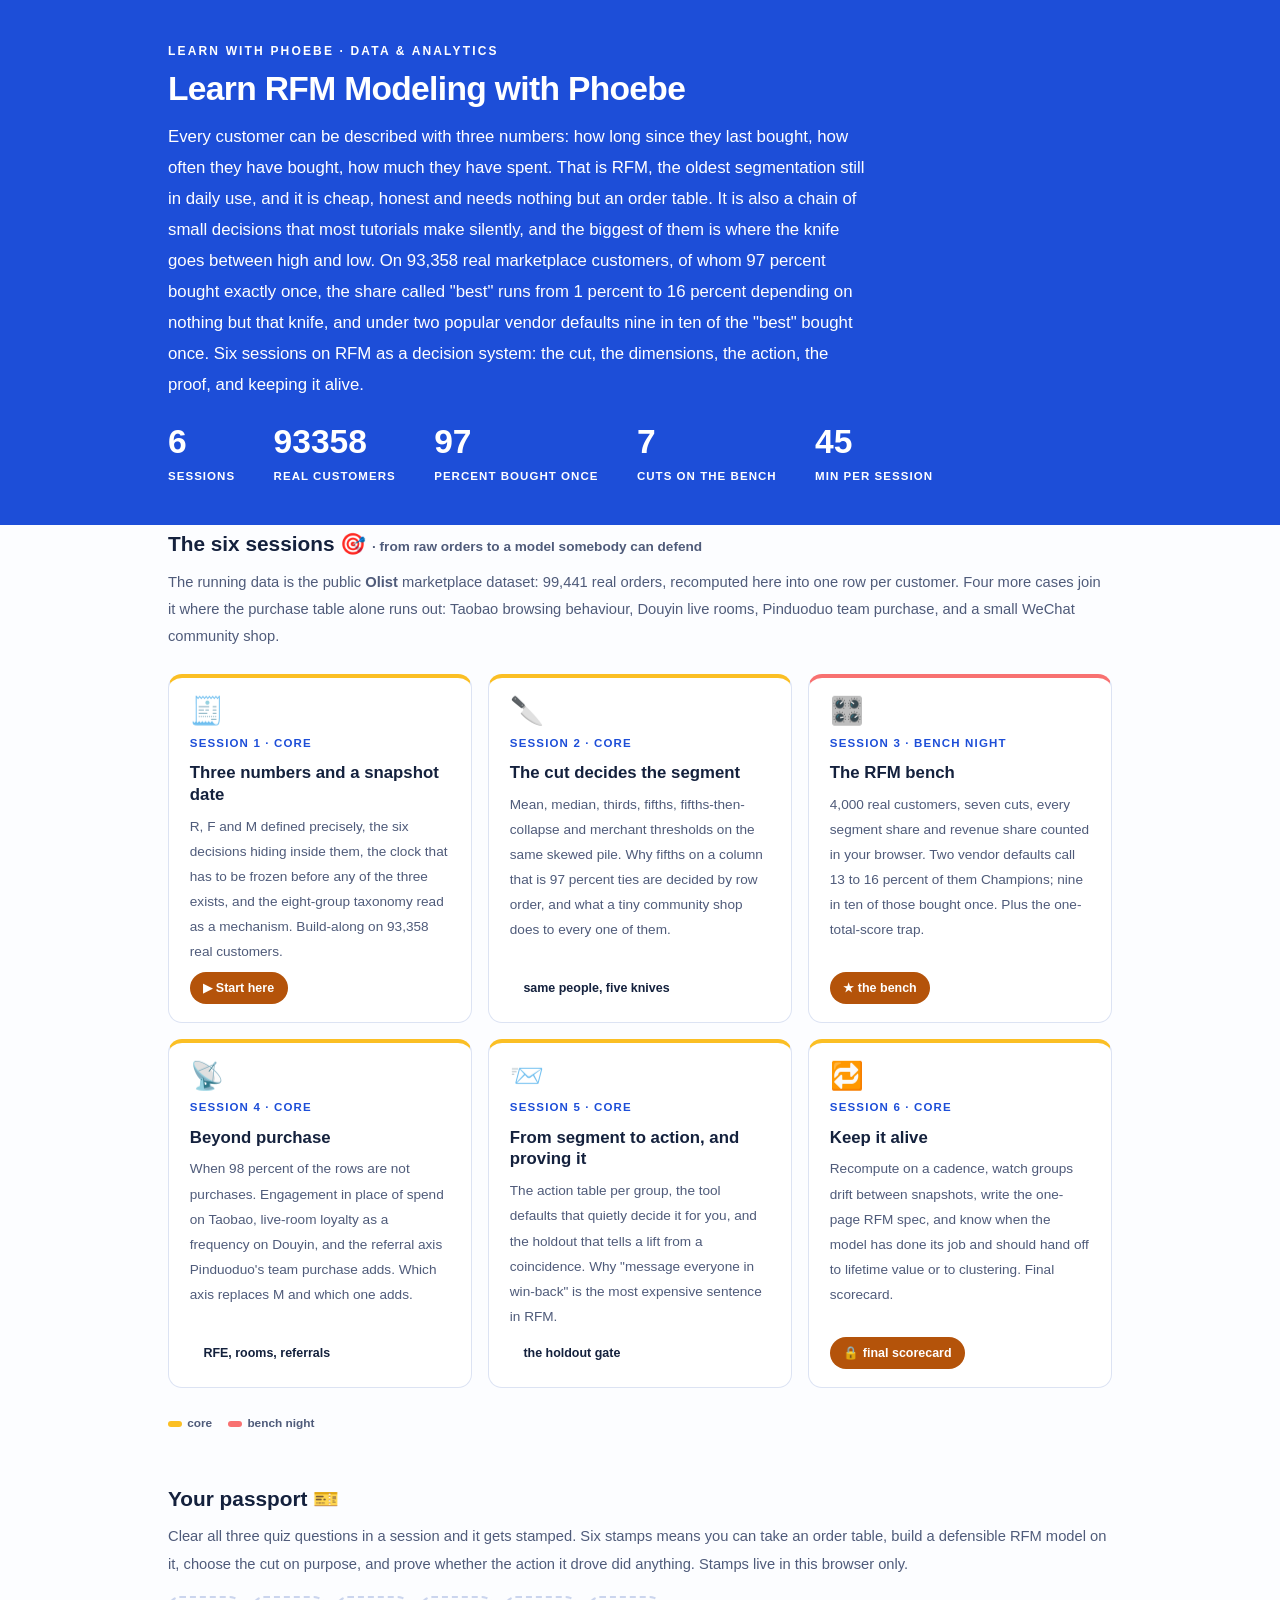
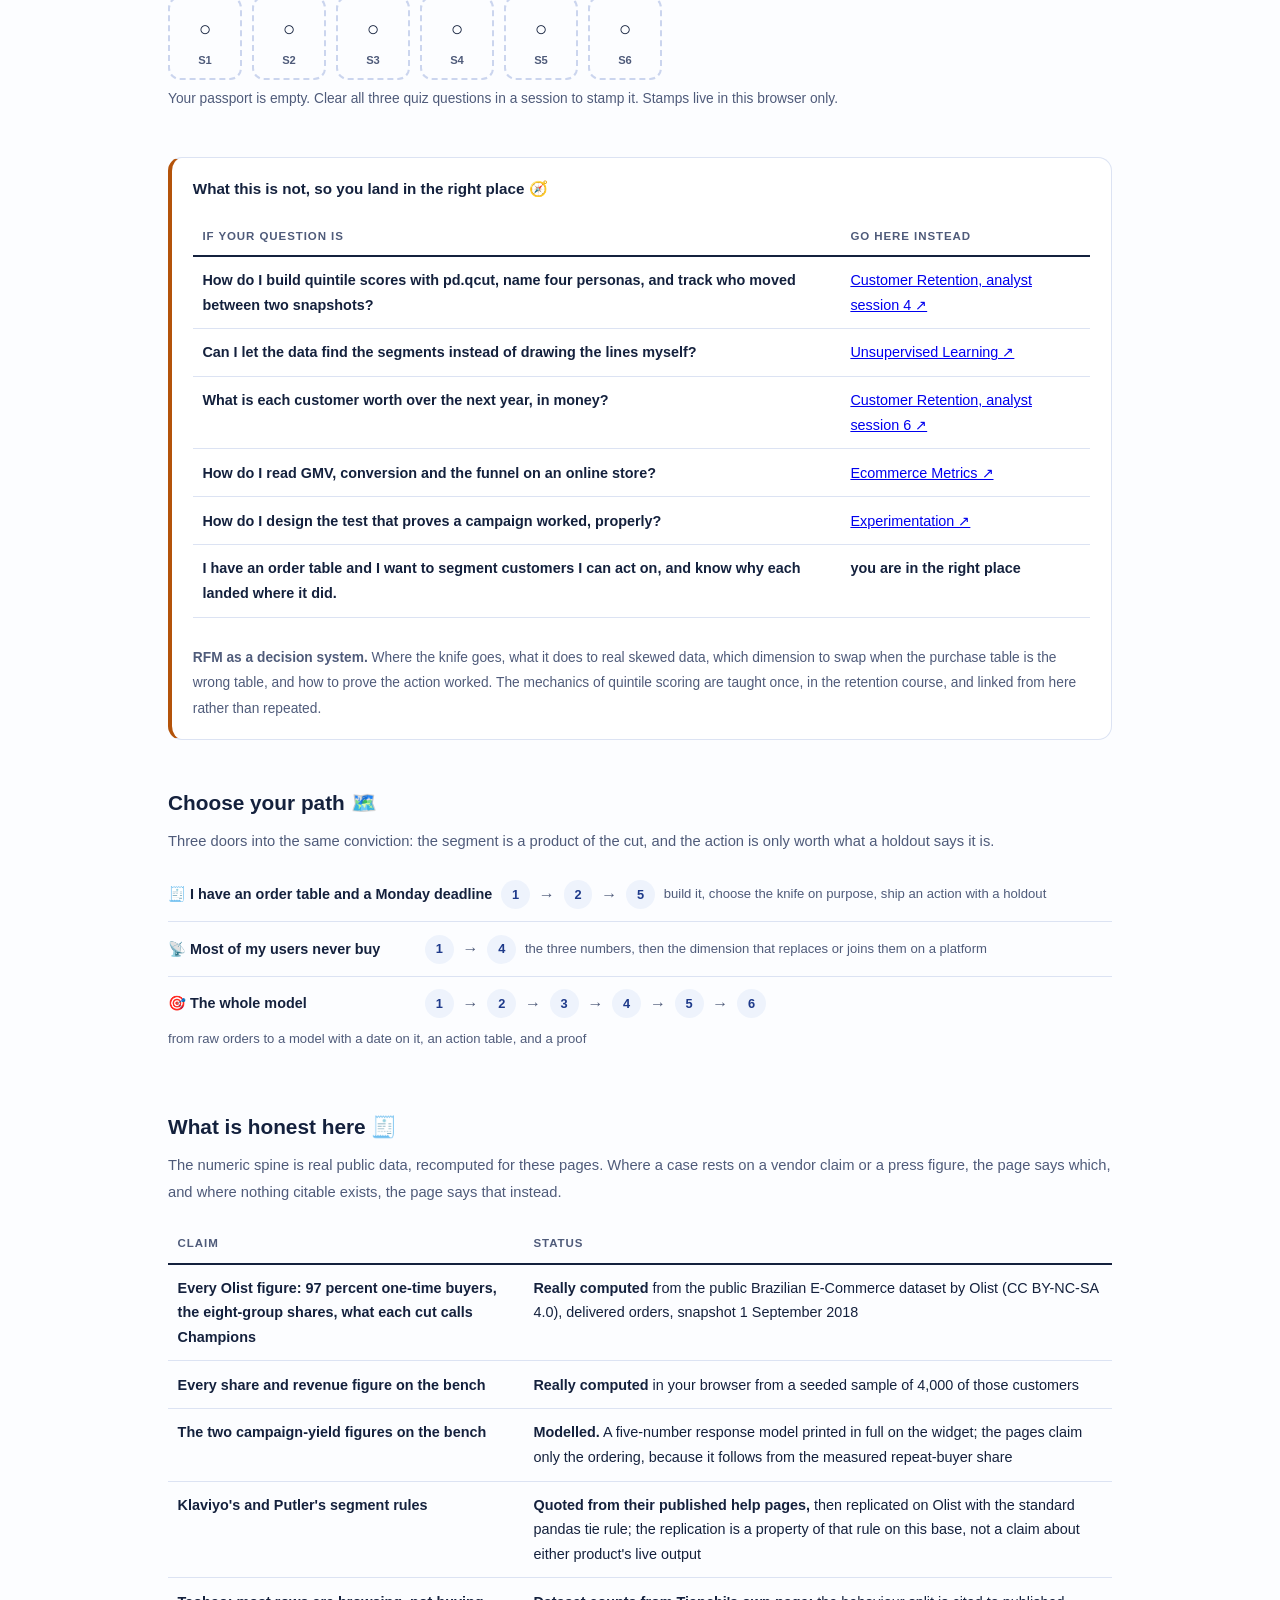
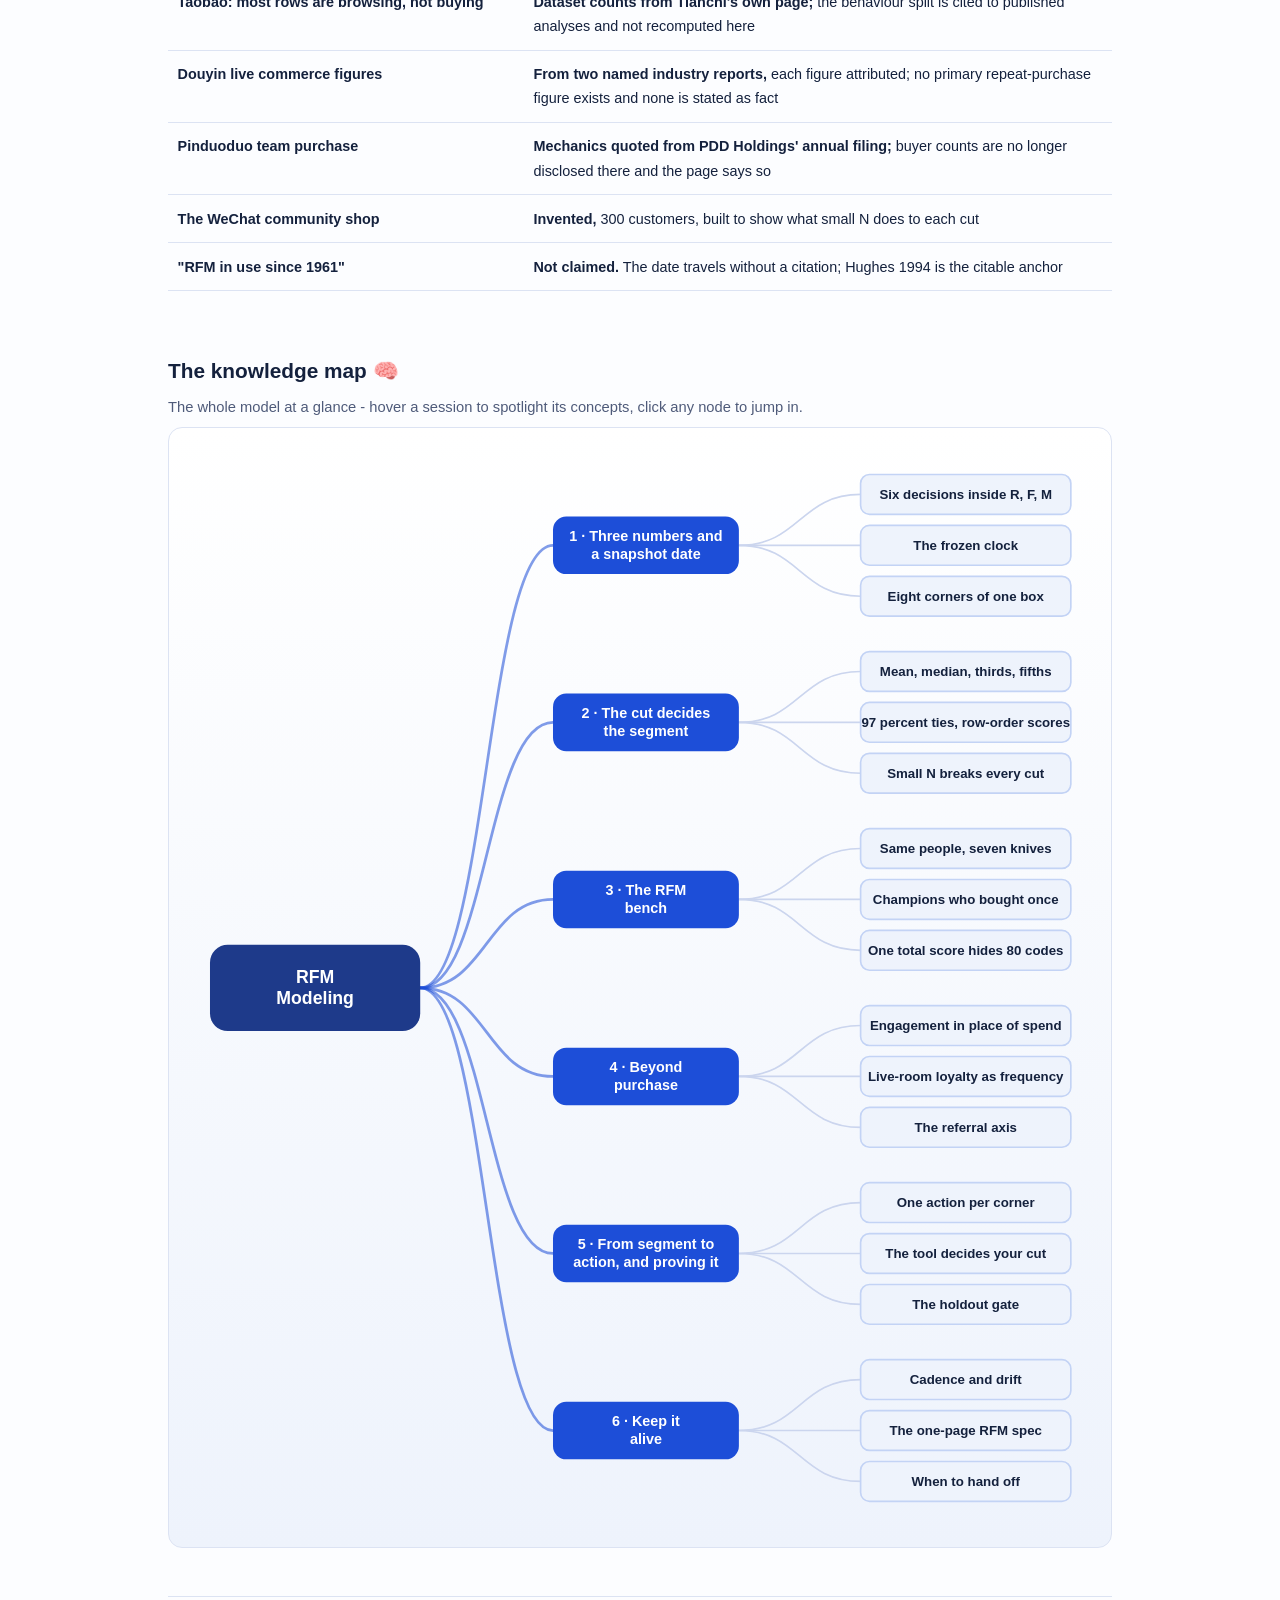
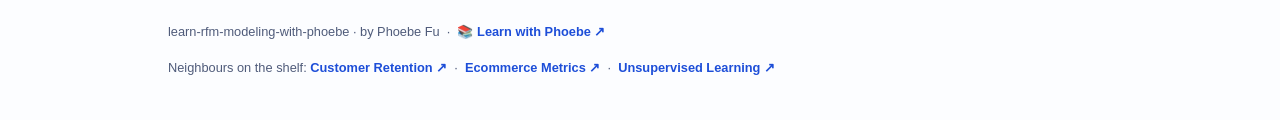
<file: index.html>
<!DOCTYPE html>
<html lang="en">
<head>
<meta charset="UTF-8">
<meta name="viewport" content="width=device-width, initial-scale=1.0">
<!-- social:start -->
<meta name="description" content="Six sessions on RFM as a decision system: where the knife goes between high and low, what each cut does to a real base where 97 percent bought once, which dimension to swap or add on platforms where most people never buy, how to turn a segment into an action and prove it worked. Python build-alongs on real public data. Free, by Phoebe Fu.">
<meta property="og:type" content="website">
<meta property="og:site_name" content="Learn with Phoebe">
<meta property="og:title" content="Learn RFM Modeling with Phoebe">
<meta property="og:description" content="Same 4,000 real customers, seven ways to cut them. Two vendor defaults call 13 to 16 percent of them Champions; nine in ten of those Champions bought exactly once.">
<meta property="og:url" content="https://phoebefu6.github.io/learn-rfm-modeling-with-phoebe/">
<meta property="og:image" content="https://phoebefu6.github.io/learn-rfm-modeling-with-phoebe/assets/og-cover.png">
<meta property="og:image:width" content="1200">
<meta property="og:image:height" content="630">
<meta name="twitter:card" content="summary_large_image">
<meta name="twitter:title" content="Learn RFM Modeling with Phoebe">
<meta name="twitter:description" content="A bench that puts 4,000 real customers through seven cuts, every share counted in your browser. The knife decides who is called best.">
<meta name="twitter:image" content="https://phoebefu6.github.io/learn-rfm-modeling-with-phoebe/assets/og-cover.png">
<!-- social:end -->
<title>Learn RFM Modeling with Phoebe</title>
<link rel="stylesheet" href="assets/style.css?v=26">
<style>

  .stats-row { display: flex; gap: 2.4rem; margin-top: 1.5rem; flex-wrap: wrap; }
  .stat b { display: block; font-size: 2.1rem; font-weight: 800; line-height: 1.05; font-variant-numeric: tabular-nums; }
  .stat span { font-size: .72rem; opacity: 1; text-transform: uppercase; letter-spacing: .09em; font-weight: 600; }

  .course-grid { display: grid; grid-template-columns: repeat(auto-fit, minmax(17rem, 1fr)); gap: 1rem; margin-top: 1.5rem; }
  .course-card {
    border: 1px solid var(--hairline);
    border-top: 4px solid var(--diff, var(--indigo));
    border-radius: var(--radius);
    padding: 1.2rem 1.3rem 1.1rem;
    display: flex;
    flex-direction: column;
    gap: .5rem;
    text-decoration: none;
    color: var(--ink);
    background: #fff;
    transition: box-shadow .15s ease, border-color .15s ease, transform .15s ease;
    position: relative;
  }
  .course-card:hover { border-color: var(--indigo-soft); border-top-color: var(--diff, var(--indigo)); box-shadow: 0 8px 28px rgba(var(--shadow-rgb),.16); transform: translateY(-3px); }
  .course-card .cicon { font-size: 1.7rem; line-height: 1; }
  .course-card .cnum { font-size: .72rem; font-weight: 700; color: var(--indigo); text-transform: uppercase; letter-spacing: .1em; }
  .course-card h3 { font-size: 1.05rem; font-weight: 800; line-height: 1.3; }
  .course-card p { font-size: .85rem; color: var(--muted); flex: 1; }
  .course-card .meta { display: flex; gap: .4rem; flex-wrap: wrap; }

  .diff-legend { display: flex; gap: 1rem; margin-top: 1.6rem; font-size: .74rem; color: var(--muted); font-weight: 600; flex-wrap: wrap; }
  .diff-legend i { display: inline-block; width: .85rem; height: .35rem; border-radius: 999px; margin-right: .35rem; vertical-align: middle; }

  .paths { margin-top: 2.6rem; }
  .paths h2 { font-size: 1.3rem; font-weight: 800; margin-bottom: .3rem; }
  .paths .plede { color: var(--muted); font-size: .92rem; margin-bottom: .8rem; }
  .path { display: flex; gap: .55rem; align-items: center; padding: .75rem 0; border-bottom: .5px solid var(--hairline); flex-wrap: wrap; }
  .path:last-child { border-bottom: none; }
  .path b { min-width: 15.5rem; font-size: .9rem; }
  .path .pstep { background: var(--indigo-50); color: var(--indigo-deep); border-radius: 999px; padding: .16rem .68rem; font-weight: 700; font-size: .8rem; text-decoration: none; transition: all .12s ease; }
  .path .pstep:hover { background: var(--indigo); color: #fff; }
  .path .parr { color: var(--muted); font-weight: 700; }

  .mm-section { margin-top: 1.6rem; }
  .mm-section h2 { font-size: 1.3rem; font-weight: 800; margin-bottom: .2rem; }
  .mm-section .mm-lede { color: var(--muted); font-size: .92rem; margin-bottom: .4rem; }
  .mm-wrap { border: 1px solid var(--hairline); border-radius: var(--radius); background: linear-gradient(180deg,#fff,var(--indigo-50)); padding: .6rem; overflow-x: auto; }
  .mm-svg { width: 100%; height: auto; display: block; max-width: 60rem; margin: 0 auto; min-width: 34rem; }
  .mm-link { cursor: pointer; text-decoration: none; }
  .mm-node rect { transition: opacity .15s ease, filter .15s ease; }
  .mm-node text { pointer-events: none; }
  .mm-link:hover .mm-node rect { filter: brightness(1.06); }
  .mm-edge { transition: opacity .15s ease; }

  .not-this { border: 1px solid var(--hairline); border-left: 4px solid var(--clay); border-radius: var(--radius); background: #fff; padding: 1.1rem 1.3rem; margin-top: 1.2rem; }
  .not-this h3 { font-size: .95rem; font-weight: 800; margin-bottom: .5rem; }
</style>
</head>
<body>

<header class="masthead">
  <div class="wrap">
    <div class="eyebrow">Learn with Phoebe · Data &amp; Analytics</div>
    <h1>Learn <span class="accent">RFM Modeling</span> with Phoebe</h1>
    <p class="sub">Every customer can be described with three numbers: how long since they last bought, how often they have bought, how much they have spent. That is RFM, the oldest segmentation still in daily use, and it is cheap, honest and needs nothing but an order table. It is also a chain of small decisions that most tutorials make silently, and the biggest of them is where the knife goes between high and low. On 93,358 real marketplace customers, of whom 97 percent bought exactly once, the share called "best" runs from 1 percent to 16 percent depending on nothing but that knife, and under two popular vendor defaults nine in ten of the "best" bought once. Six sessions on RFM as a decision system: the cut, the dimensions, the action, the proof, and keeping it alive.</p>
    <div class="stats-row">
      <div class="stat"><b data-count="6">6</b><span>sessions</span></div>
      <div class="stat"><b data-count="93358">93,358</b><span>real customers</span></div>
      <div class="stat"><b data-count="97">97</b><span>percent bought once</span></div>
      <div class="stat"><b data-count="7">7</b><span>cuts on the bench</span></div>
      <div class="stat"><b data-count="45">45</b><span>min per session</span></div>
    </div>
  </div>
</header>

<main class="wrap">

  <section class="section">
    <div class="paths" style="margin-top:0">
      <h2>The six sessions 🎯 <span style="font-size:.85rem;font-weight:600;color:var(--muted)">· from raw orders to a model somebody can defend</span></h2>
      <p class="plede">The running data is the public <strong>Olist</strong> marketplace dataset: 99,441 real orders, recomputed here into one row per customer. Four more cases join it where the purchase table alone runs out: Taobao browsing behaviour, Douyin live rooms, Pinduoduo team purchase, and a small WeChat community shop.</p>
    </div>

    <div class="course-grid">
      <a class="course-card" href="courses/01-three-numbers-and-a-snapshot.html" style="--diff:#FBBF24">
        <span class="cicon">🧾</span>
        <span class="cnum">Session 1 · core</span>
        <h3>Three numbers and a snapshot date</h3>
        <p>R, F and M defined precisely, the six decisions hiding inside them, the clock that has to be frozen before any of the three exists, and the eight-group taxonomy read as a mechanism. Build-along on 93,358 real customers.</p>
        <span class="meta"><span class="pill amber">▶ Start here</span></span>
      </a>
      <a class="course-card" href="courses/02-the-cut-decides-the-segment.html" style="--diff:#FBBF24">
        <span class="cicon">🔪</span>
        <span class="cnum">Session 2 · core</span>
        <h3>The cut decides the segment</h3>
        <p>Mean, median, thirds, fifths, fifths-then-collapse and merchant thresholds on the same skewed pile. Why fifths on a column that is 97 percent ties are decided by row order, and what a tiny community shop does to every one of them.</p>
        <span class="meta"><span class="pill">same people, five knives</span></span>
      </a>
      <a class="course-card" href="courses/03-the-rfm-bench.html" style="--diff:#F87171">
        <span class="cicon">🎛️</span>
        <span class="cnum">Session 3 · bench night</span>
        <h3>The RFM bench</h3>
        <p>4,000 real customers, seven cuts, every segment share and revenue share counted in your browser. Two vendor defaults call 13 to 16 percent of them Champions; nine in ten of those bought once. Plus the one-total-score trap.</p>
        <span class="meta"><span class="pill amber">★ the bench</span></span>
      </a>
      <a class="course-card" href="courses/04-beyond-purchase.html" style="--diff:#FBBF24">
        <span class="cicon">📡</span>
        <span class="cnum">Session 4 · core</span>
        <h3>Beyond purchase</h3>
        <p>When 98 percent of the rows are not purchases. Engagement in place of spend on Taobao, live-room loyalty as a frequency on Douyin, and the referral axis Pinduoduo's team purchase adds. Which axis replaces M and which one adds.</p>
        <span class="meta"><span class="pill">RFE, rooms, referrals</span></span>
      </a>
      <a class="course-card" href="courses/05-from-segment-to-action.html" style="--diff:#FBBF24">
        <span class="cicon">📨</span>
        <span class="cnum">Session 5 · core</span>
        <h3>From segment to action, and proving it</h3>
        <p>The action table per group, the tool defaults that quietly decide it for you, and the holdout that tells a lift from a coincidence. Why "message everyone in win-back" is the most expensive sentence in RFM.</p>
        <span class="meta"><span class="pill">the holdout gate</span></span>
      </a>
      <a class="course-card" href="courses/06-keep-it-alive.html" style="--diff:#FBBF24">
        <span class="cicon">🔁</span>
        <span class="cnum">Session 6 · core</span>
        <h3>Keep it alive</h3>
        <p>Recompute on a cadence, watch groups drift between snapshots, write the one-page RFM spec, and know when the model has done its job and should hand off to lifetime value or to clustering. Final scorecard.</p>
        <span class="meta"><span class="pill amber">🔒 final scorecard</span></span>
      </a>
    </div>

    <div class="diff-legend">
      <span><i style="background:#FBBF24"></i>core</span>
      <span><i style="background:#F87171"></i>bench night</span>
    </div>
  </section>

  <section class="section">
    <div class="paths" style="margin-top:0">
      <h2>Your passport 🎫</h2>
      <p class="plede">Clear all three quiz questions in a session and it gets stamped. Six stamps means you can take an order table, build a defensible RFM model on it, choose the cut on purpose, and prove whether the action it drove did anything. Stamps live in this browser only.</p>
    </div>
    <div class="pp-strip"></div>
  </section>

  <section class="section">
    <div class="not-this">
      <h3>What this is not, so you land in the right place 🧭</h3>
      <table class="clean">
        <tr><th>If your question is</th><th>Go here instead</th></tr>
        <tr><td>How do I build quintile scores with pd.qcut, name four personas, and track who moved between two snapshots?</td><td><a href="https://phoebefu6.github.io/learn-customer-retention-with-phoebe/courses/a4-segmentation-rfm.html">Customer Retention, analyst session 4 ↗</a></td></tr>
        <tr><td>Can I let the data find the segments instead of drawing the lines myself?</td><td><a href="https://phoebefu6.github.io/learn-unsupervised-with-phoebe/">Unsupervised Learning ↗</a></td></tr>
        <tr><td>What is each customer worth over the next year, in money?</td><td><a href="https://phoebefu6.github.io/learn-customer-retention-with-phoebe/courses/a6-clv-buy-till-you-die.html">Customer Retention, analyst session 6 ↗</a></td></tr>
        <tr><td>How do I read GMV, conversion and the funnel on an online store?</td><td><a href="https://phoebefu6.github.io/learn-ecommerce-metrics-with-phoebe/">Ecommerce Metrics ↗</a></td></tr>
        <tr><td>How do I design the test that proves a campaign worked, properly?</td><td><a href="https://phoebefu6.github.io/learn-experimentation-with-phoebe/">Experimentation ↗</a></td></tr>
        <tr><td><strong>I have an order table and I want to segment customers I can act on, and know why each landed where it did.</strong></td><td><strong>you are in the right place</strong></td></tr>
      </table>
      <p style="margin-top:.7rem;font-size:.86rem;color:var(--muted)"><strong>RFM as a decision system.</strong> Where the knife goes, what it does to real skewed data, which dimension to swap when the purchase table is the wrong table, and how to prove the action worked. The mechanics of quintile scoring are taught once, in the retention course, and linked from here rather than repeated.</p>
    </div>
  </section>

  <section class="section">
    <div class="paths">
      <h2>Choose your path 🗺️</h2>
      <p class="plede">Three doors into the same conviction: the segment is a product of the cut, and the action is only worth what a holdout says it is.</p>
      <div class="path"><b>🧾 I have an order table and a Monday deadline</b>
        <a class="pstep" href="courses/01-three-numbers-and-a-snapshot.html">1</a><span class="parr">→</span>
        <a class="pstep" href="courses/02-the-cut-decides-the-segment.html">2</a><span class="parr">→</span>
        <a class="pstep" href="courses/05-from-segment-to-action.html">5</a>
        <span style="font-size:.82rem;color:var(--muted)">build it, choose the knife on purpose, ship an action with a holdout</span>
      </div>
      <div class="path"><b>📡 Most of my users never buy</b>
        <a class="pstep" href="courses/01-three-numbers-and-a-snapshot.html">1</a><span class="parr">→</span>
        <a class="pstep" href="courses/04-beyond-purchase.html">4</a>
        <span style="font-size:.82rem;color:var(--muted)">the three numbers, then the dimension that replaces or joins them on a platform</span>
      </div>
      <div class="path"><b>🎯 The whole model</b>
        <a class="pstep" href="courses/01-three-numbers-and-a-snapshot.html">1</a><span class="parr">→</span>
        <a class="pstep" href="courses/02-the-cut-decides-the-segment.html">2</a><span class="parr">→</span>
        <a class="pstep" href="courses/03-the-rfm-bench.html">3</a><span class="parr">→</span>
        <a class="pstep" href="courses/04-beyond-purchase.html">4</a><span class="parr">→</span>
        <a class="pstep" href="courses/05-from-segment-to-action.html">5</a><span class="parr">→</span>
        <a class="pstep" href="courses/06-keep-it-alive.html">6</a>
        <span style="font-size:.82rem;color:var(--muted)">from raw orders to a model with a date on it, an action table, and a proof</span>
      </div>
    </div>
  </section>

  <section class="section">
    <div class="paths" style="margin-top:0">
      <h2>What is honest here 🧾</h2>
      <p class="plede">The numeric spine is real public data, recomputed for these pages. Where a case rests on a vendor claim or a press figure, the page says which, and where nothing citable exists, the page says that instead.</p>
    </div>
    <table class="clean">
      <tr><th>Claim</th><th>Status</th></tr>
      <tr><td>Every Olist figure: 97 percent one-time buyers, the eight-group shares, what each cut calls Champions</td><td><strong>Really computed</strong> from the public Brazilian E-Commerce dataset by Olist (CC BY-NC-SA 4.0), delivered orders, snapshot 1 September 2018</td></tr>
      <tr><td>Every share and revenue figure on the bench</td><td><strong>Really computed</strong> in your browser from a seeded sample of 4,000 of those customers</td></tr>
      <tr><td>The two campaign-yield figures on the bench</td><td><strong>Modelled.</strong> A five-number response model printed in full on the widget; the pages claim only the ordering, because it follows from the measured repeat-buyer share</td></tr>
      <tr><td>Klaviyo's and Putler's segment rules</td><td><strong>Quoted from their published help pages,</strong> then replicated on Olist with the standard pandas tie rule; the replication is a property of that rule on this base, not a claim about either product's live output</td></tr>
      <tr><td>Taobao: most rows are browsing, not buying</td><td><strong>Dataset counts from Tianchi's own page;</strong> the behaviour split is cited to published analyses and not recomputed here</td></tr>
      <tr><td>Douyin live commerce figures</td><td><strong>From two named industry reports,</strong> each figure attributed; no primary repeat-purchase figure exists and none is stated as fact</td></tr>
      <tr><td>Pinduoduo team purchase</td><td><strong>Mechanics quoted from PDD Holdings' annual filing;</strong> buyer counts are no longer disclosed there and the page says so</td></tr>
      <tr><td>The WeChat community shop</td><td><strong>Invented,</strong> 300 customers, built to show what small N does to each cut</td></tr>
      <tr><td>"RFM in use since 1961"</td><td><strong>Not claimed.</strong> The date travels without a citation; Hughes 1994 is the citable anchor</td></tr>
    </table>
  </section>

  <section class="section mm-section">
    <h2>The knowledge map 🧠</h2>
    <p class="mm-lede">The whole model at a glance - hover a session to spotlight its concepts, click any node to jump in.</p>
    <div class="mm-wrap"><div id="mindmap"></div></div>
  </section>

  <footer class="pagefoot">
    <span>learn-rfm-modeling-with-phoebe · by Phoebe Fu &nbsp;·&nbsp; 📚 <a href="https://phoebefu6.github.io/learn-with-phoebe/">Learn with Phoebe ↗</a></span>
    <span>Neighbours on the shelf: <a href="https://phoebefu6.github.io/learn-customer-retention-with-phoebe/">Customer Retention ↗</a> &nbsp;·&nbsp; <a href="https://phoebefu6.github.io/learn-ecommerce-metrics-with-phoebe/">Ecommerce Metrics ↗</a> &nbsp;·&nbsp; <a href="https://phoebefu6.github.io/learn-unsupervised-with-phoebe/">Unsupervised Learning ↗</a></span>
  </footer>

</main>

<script>
window.MINDMAP_DATA = {
  title: "RFM\nModeling",
  centerColor: "#1E3A8A",
  sessions: [
    { label: "Three numbers and\na snapshot date", href: "courses/01-three-numbers-and-a-snapshot.html", color: "#FBBF24",
      concepts: [
        { label: "Six decisions inside R, F, M", href: "courses/01-three-numbers-and-a-snapshot.html" },
        { label: "The frozen clock", href: "courses/01-three-numbers-and-a-snapshot.html" },
        { label: "Eight corners of one box", href: "courses/01-three-numbers-and-a-snapshot.html" } ] },
    { label: "The cut decides\nthe segment", href: "courses/02-the-cut-decides-the-segment.html", color: "#FBBF24",
      concepts: [
        { label: "Mean, median, thirds, fifths", href: "courses/02-the-cut-decides-the-segment.html" },
        { label: "97 percent ties, row-order scores", href: "courses/02-the-cut-decides-the-segment.html" },
        { label: "Small N breaks every cut", href: "courses/02-the-cut-decides-the-segment.html" } ] },
    { label: "The RFM\nbench", href: "courses/03-the-rfm-bench.html", color: "#F87171",
      concepts: [
        { label: "Same people, seven knives", href: "courses/03-the-rfm-bench.html" },
        { label: "Champions who bought once", href: "courses/03-the-rfm-bench.html" },
        { label: "One total score hides 80 codes", href: "courses/03-the-rfm-bench.html" } ] },
    { label: "Beyond\npurchase", href: "courses/04-beyond-purchase.html", color: "#FBBF24",
      concepts: [
        { label: "Engagement in place of spend", href: "courses/04-beyond-purchase.html" },
        { label: "Live-room loyalty as frequency", href: "courses/04-beyond-purchase.html" },
        { label: "The referral axis", href: "courses/04-beyond-purchase.html" } ] },
    { label: "From segment to\naction, and proving it", href: "courses/05-from-segment-to-action.html", color: "#FBBF24",
      concepts: [
        { label: "One action per corner", href: "courses/05-from-segment-to-action.html" },
        { label: "The tool decides your cut", href: "courses/05-from-segment-to-action.html" },
        { label: "The holdout gate", href: "courses/05-from-segment-to-action.html" } ] },
    { label: "Keep it\nalive", href: "courses/06-keep-it-alive.html", color: "#FBBF24",
      concepts: [
        { label: "Cadence and drift", href: "courses/06-keep-it-alive.html" },
        { label: "The one-page RFM spec", href: "courses/06-keep-it-alive.html" },
        { label: "When to hand off", href: "courses/06-keep-it-alive.html" } ] }
  ]
};
</script>
<script src="assets/mindmap.js?v=1"></script>
<script src="assets/app.js?v=23"></script>
</body>
</html>
</file>
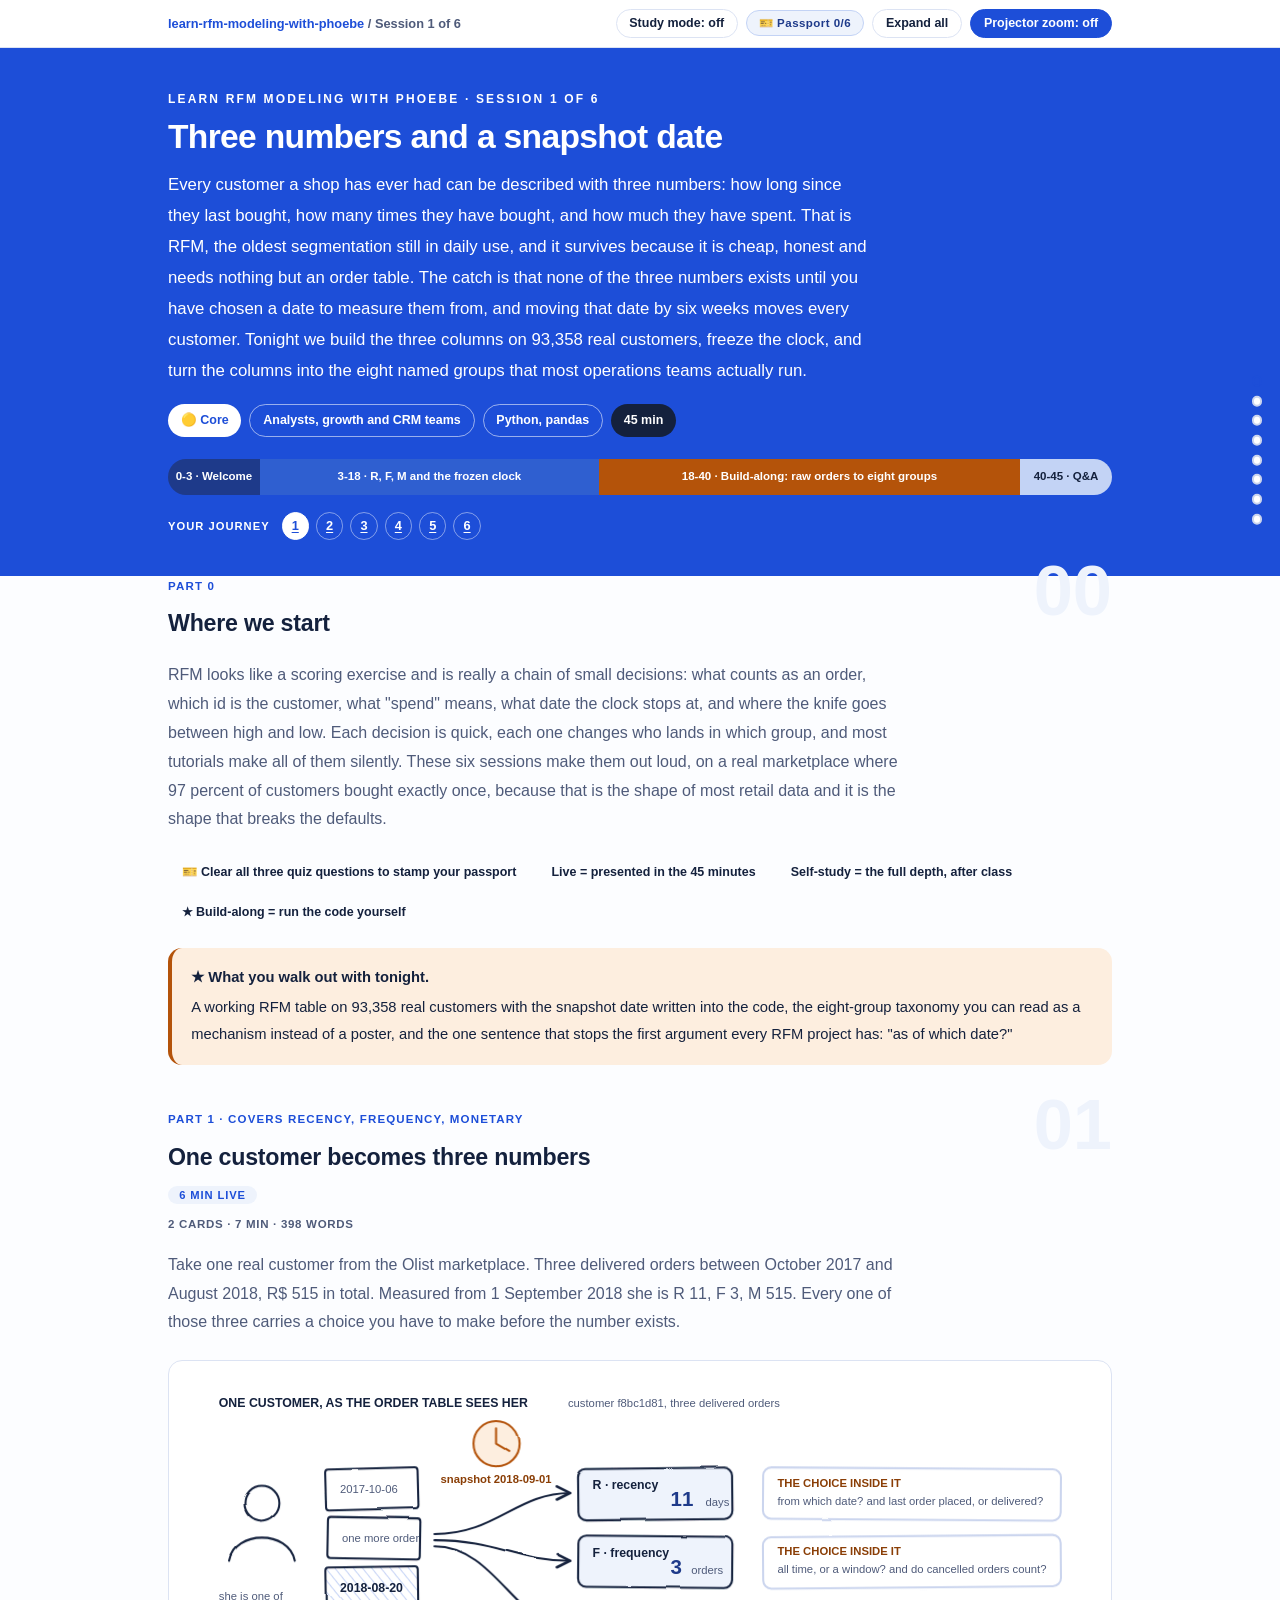
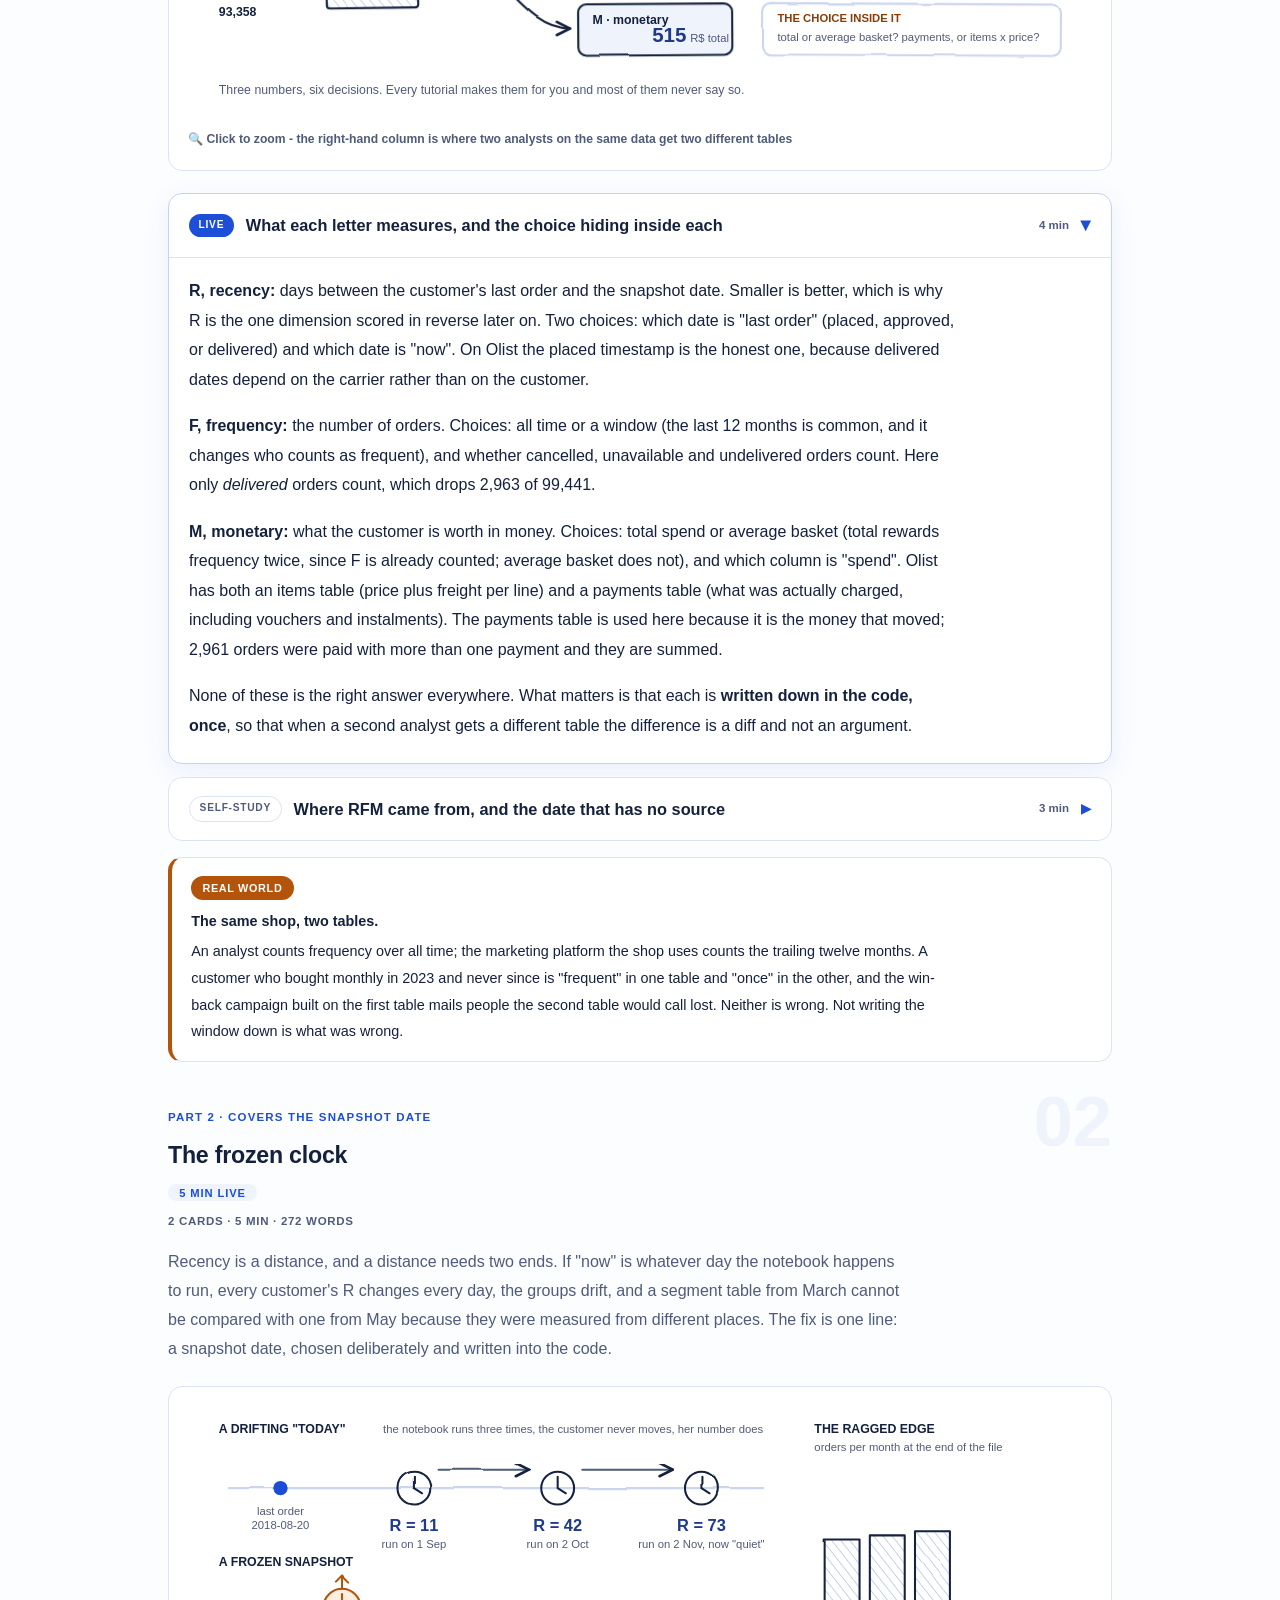
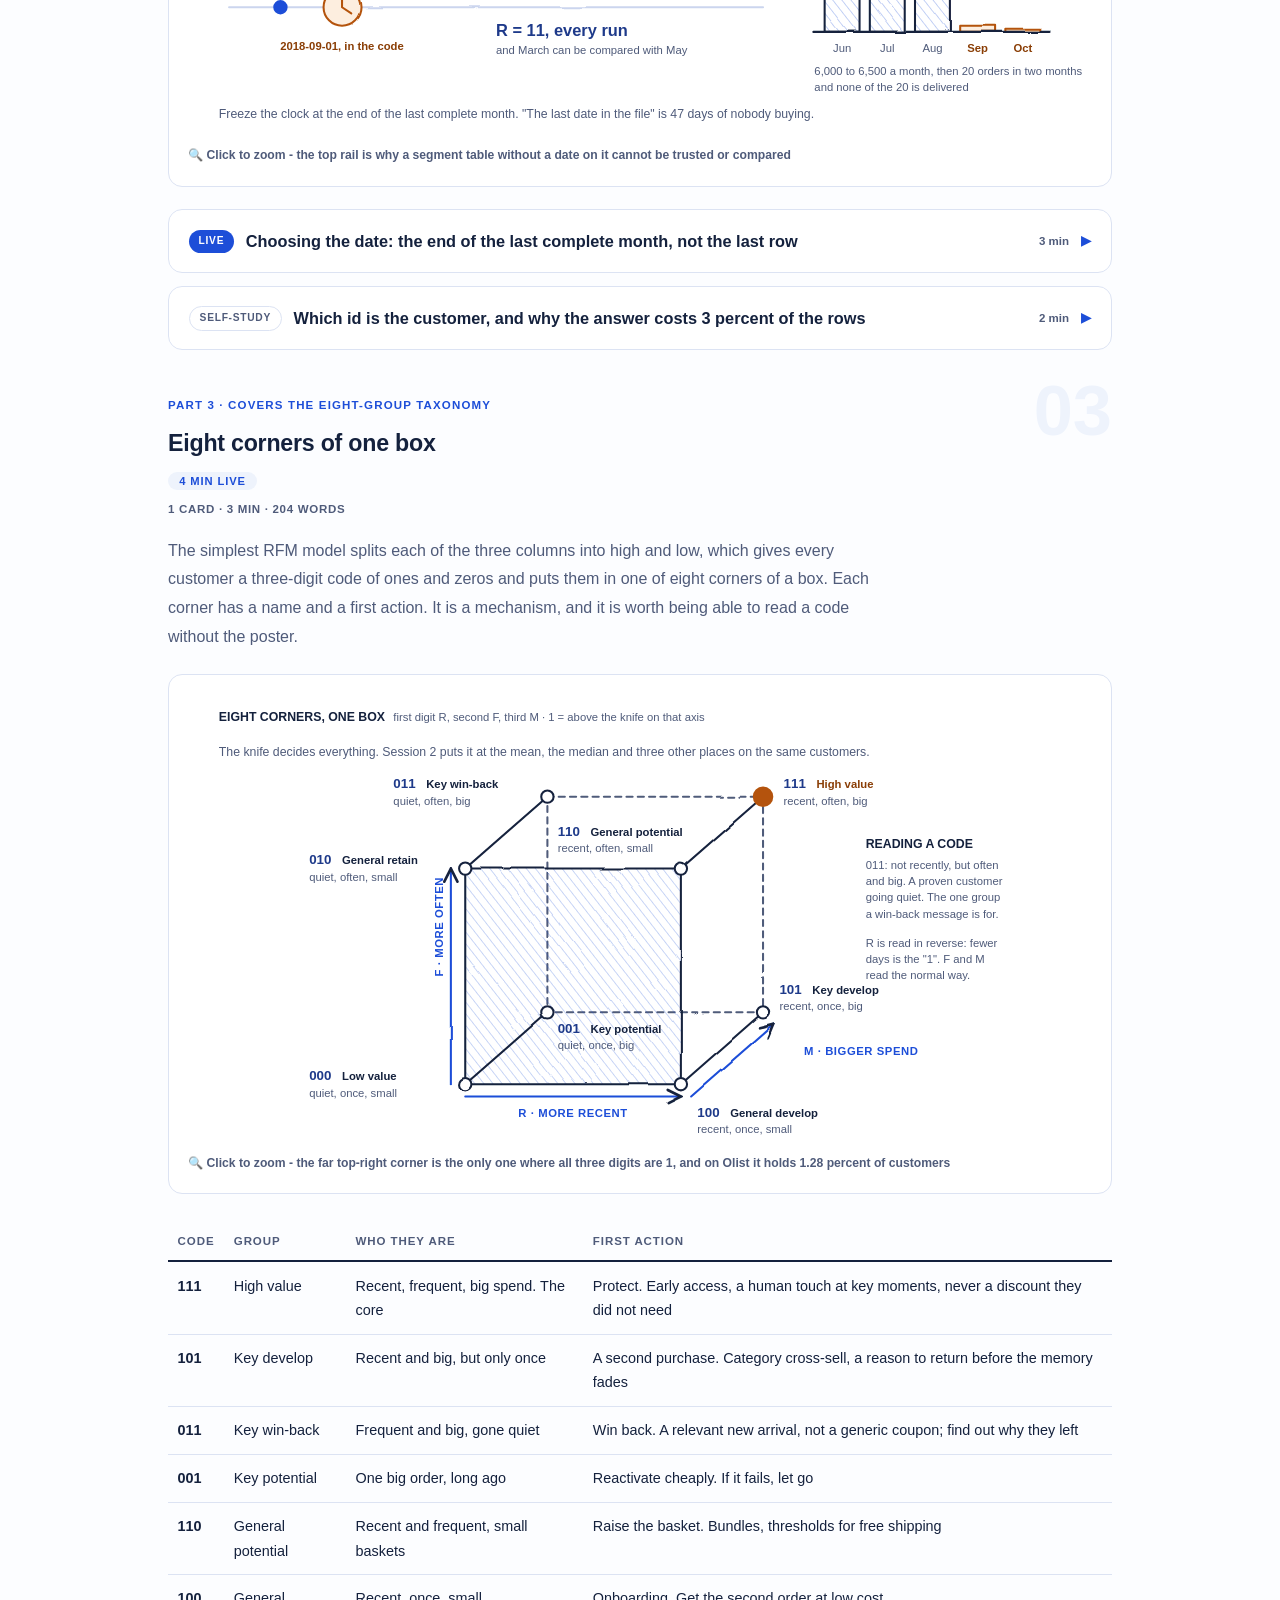
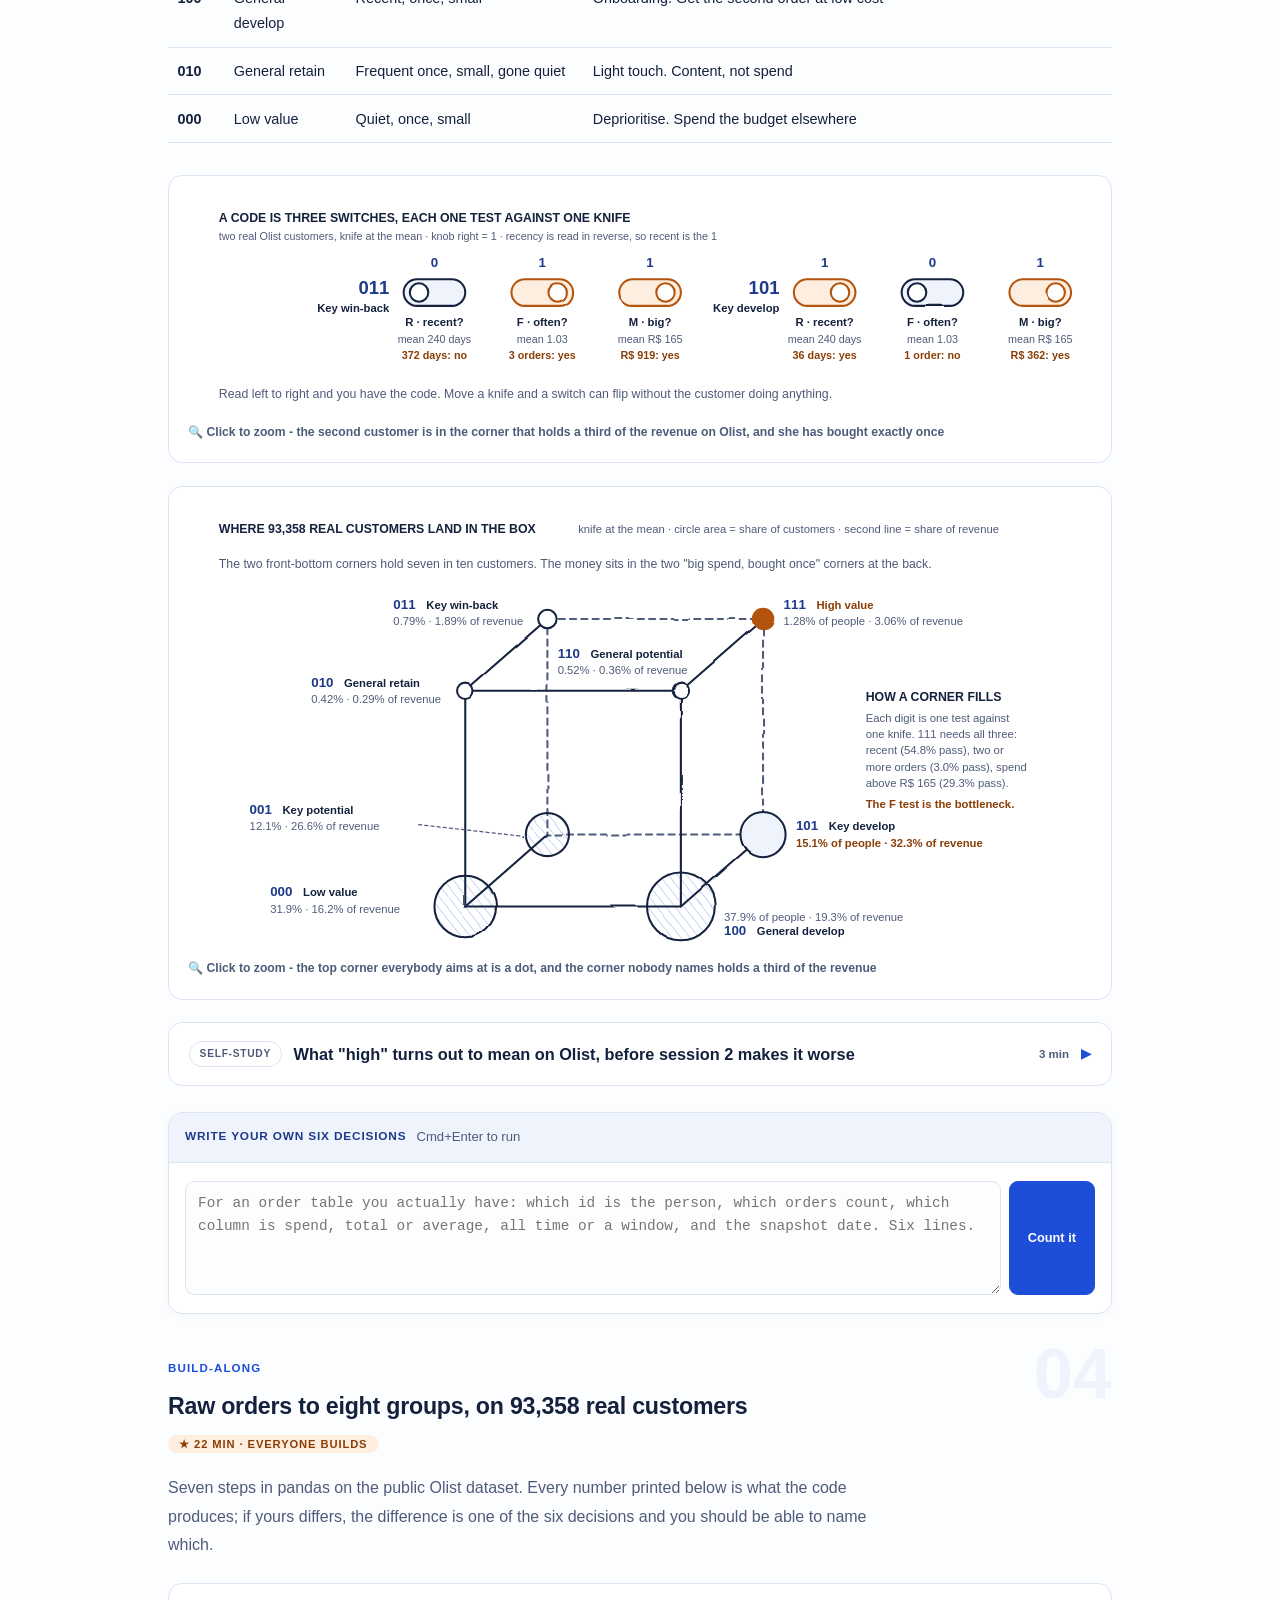
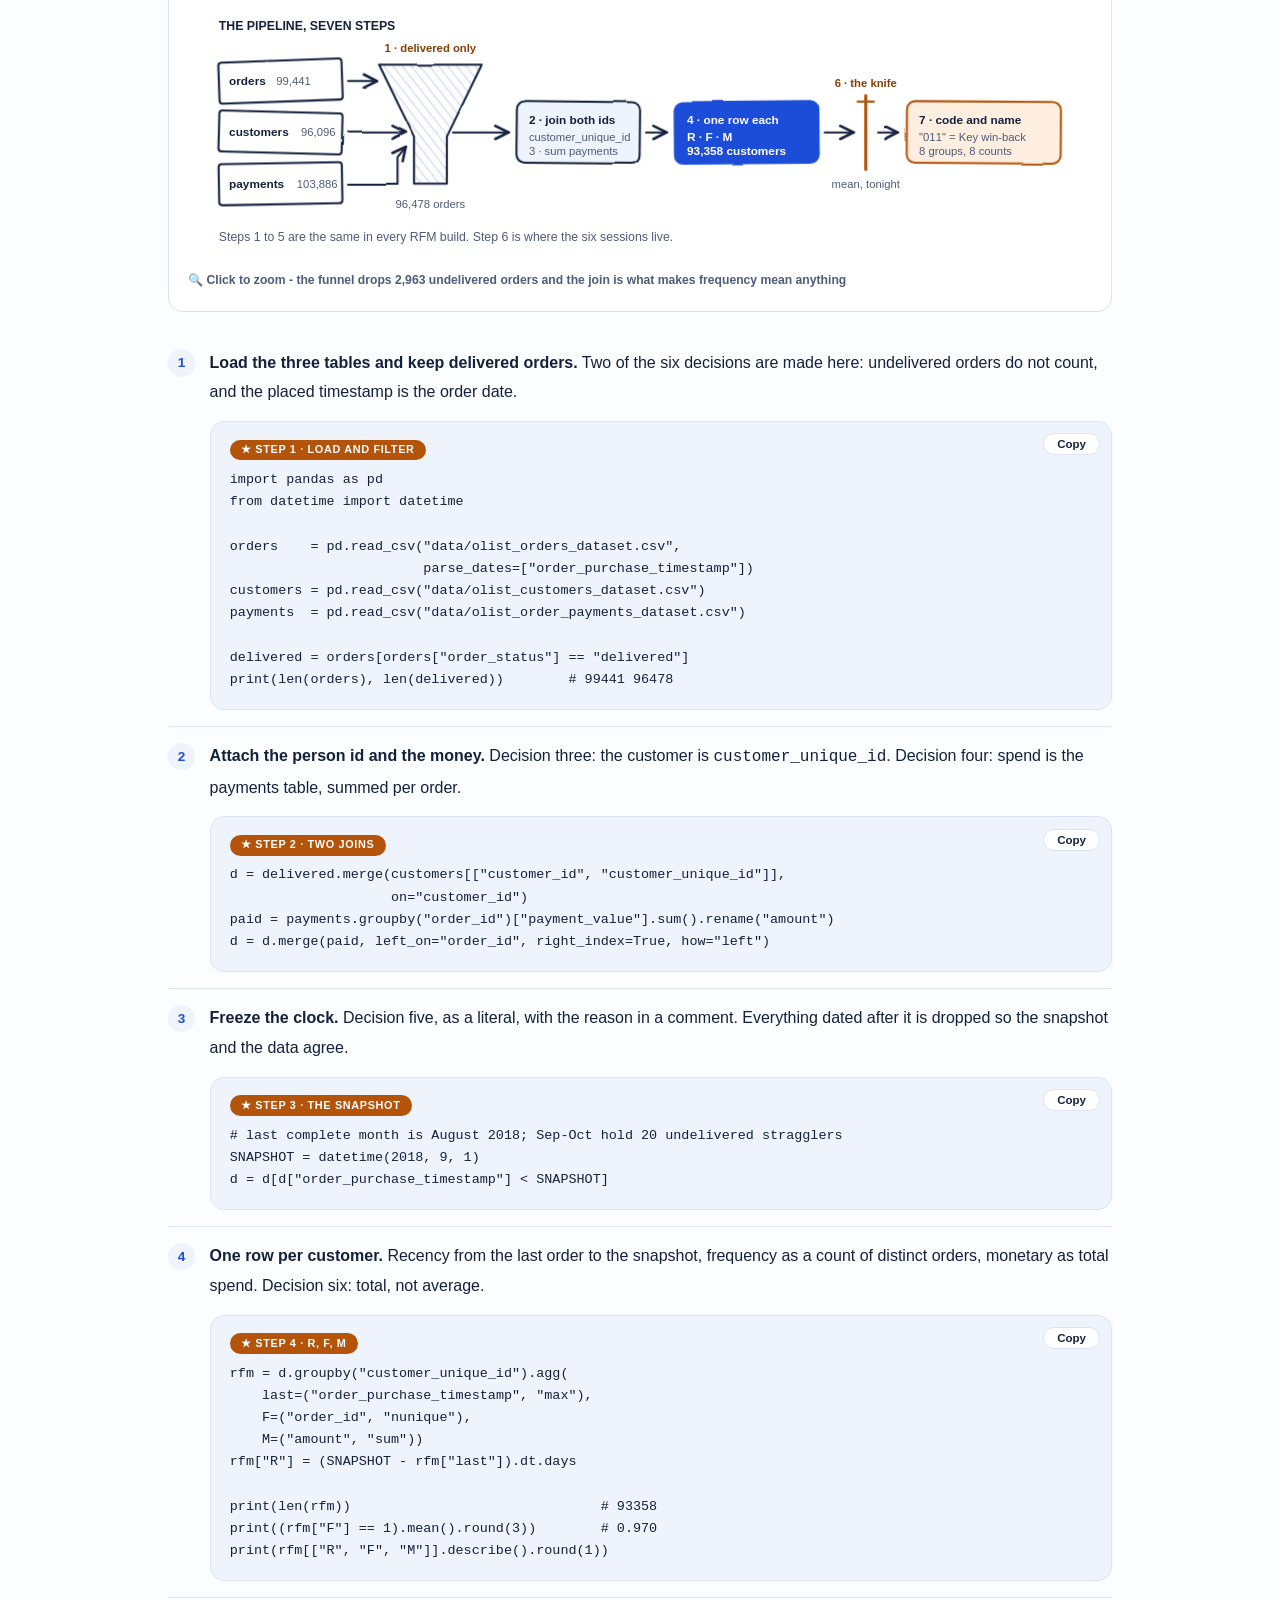
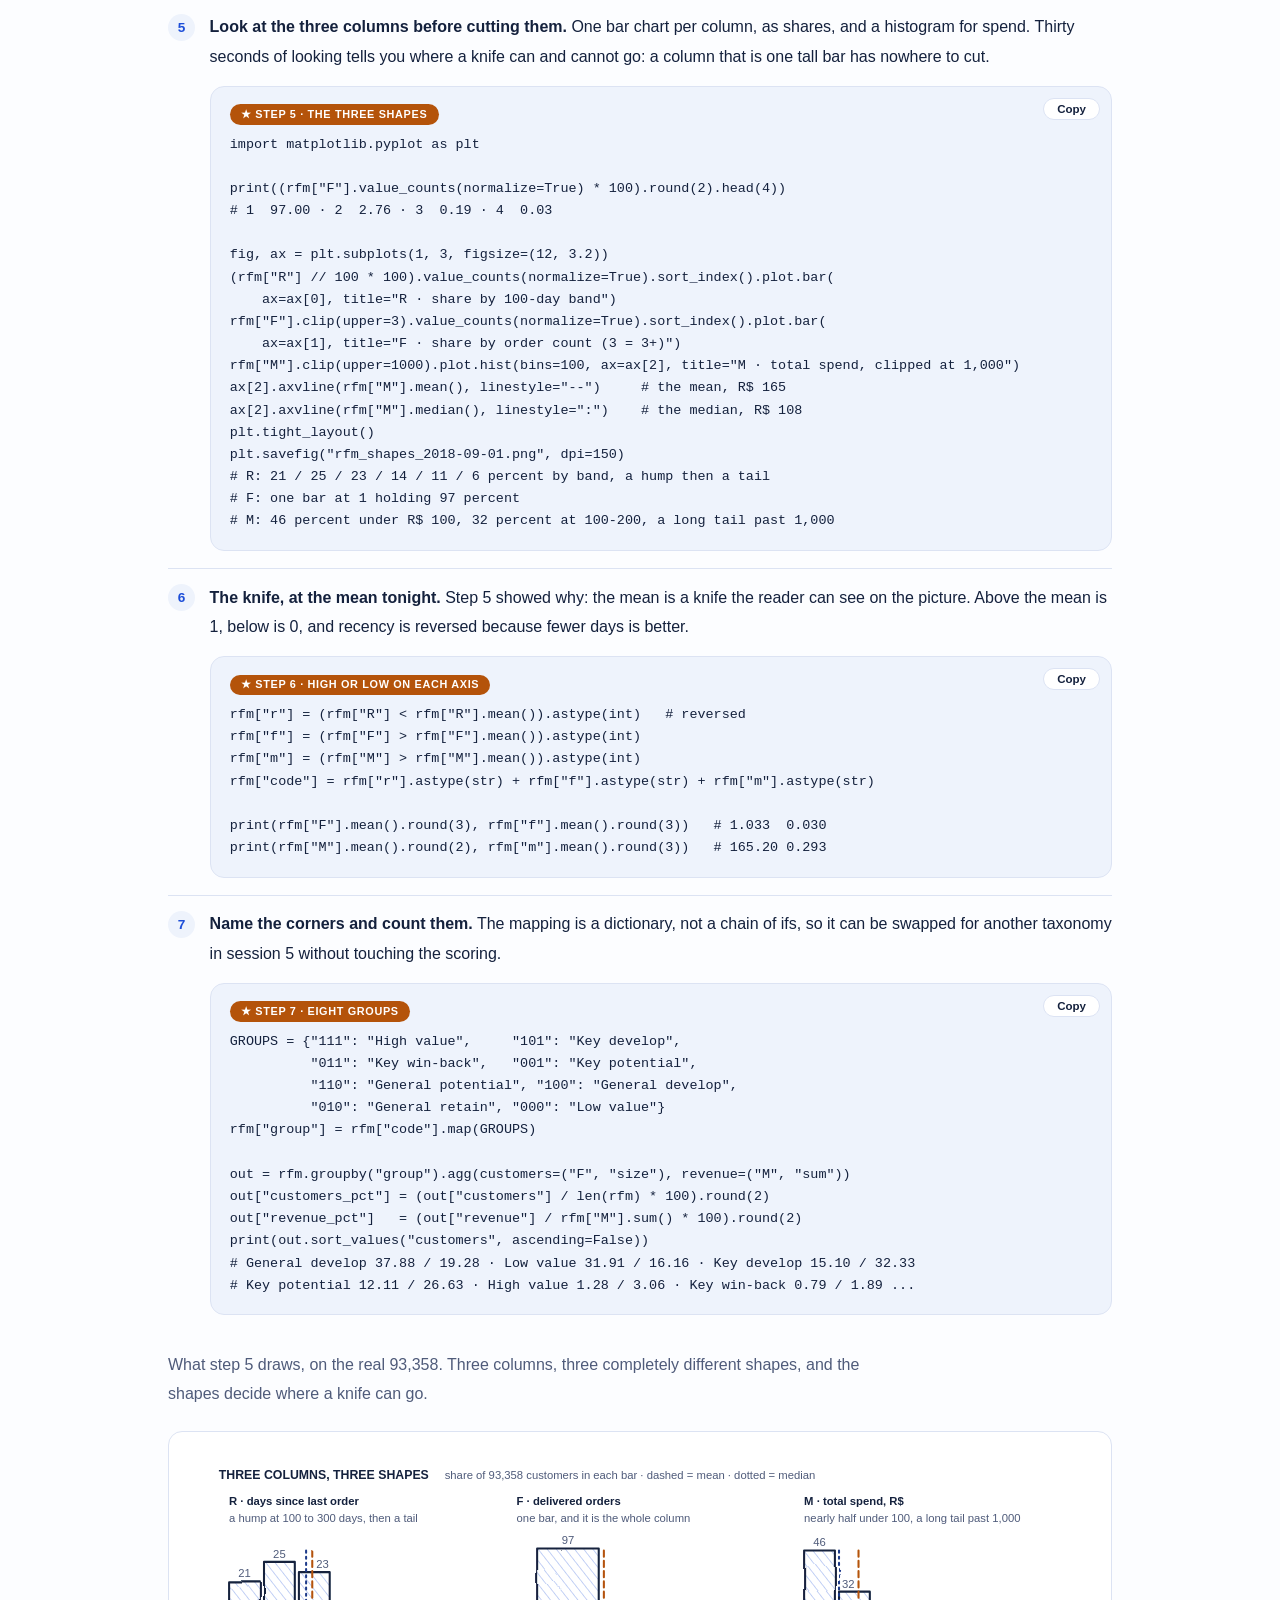
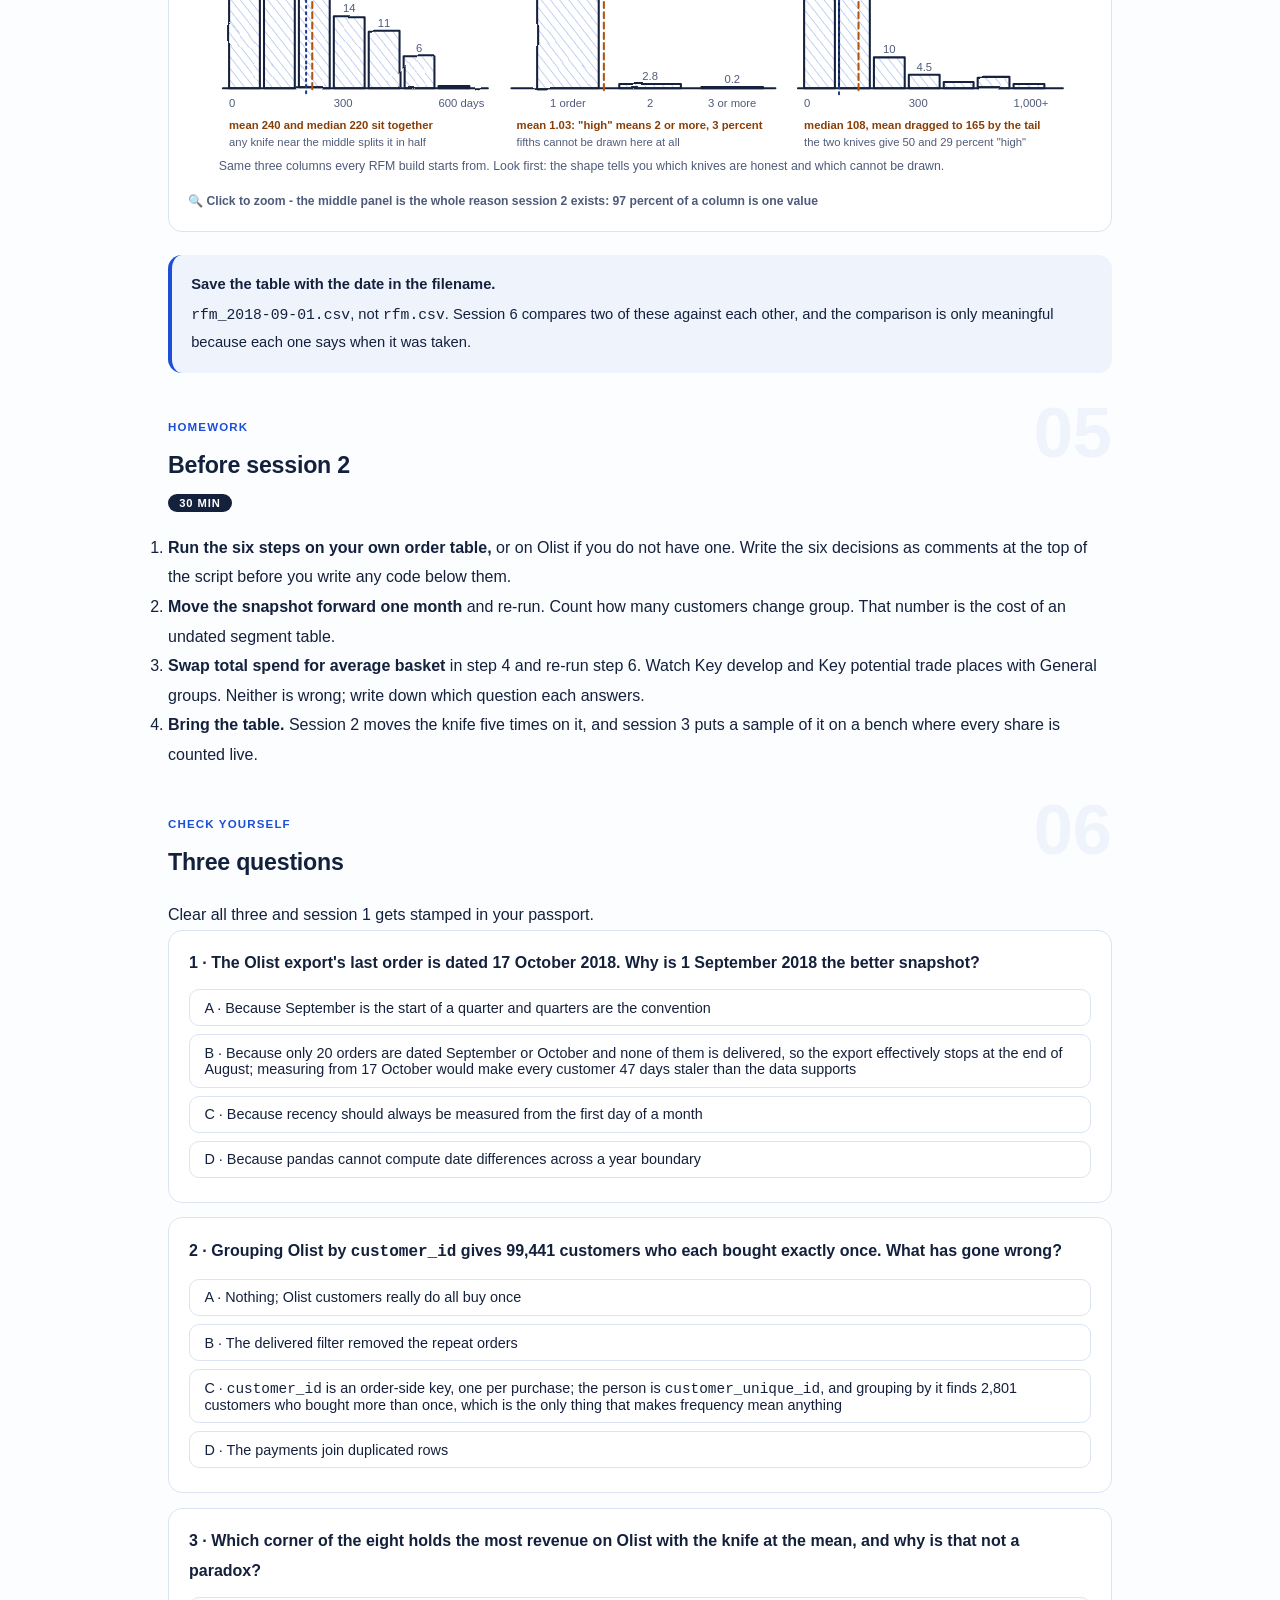
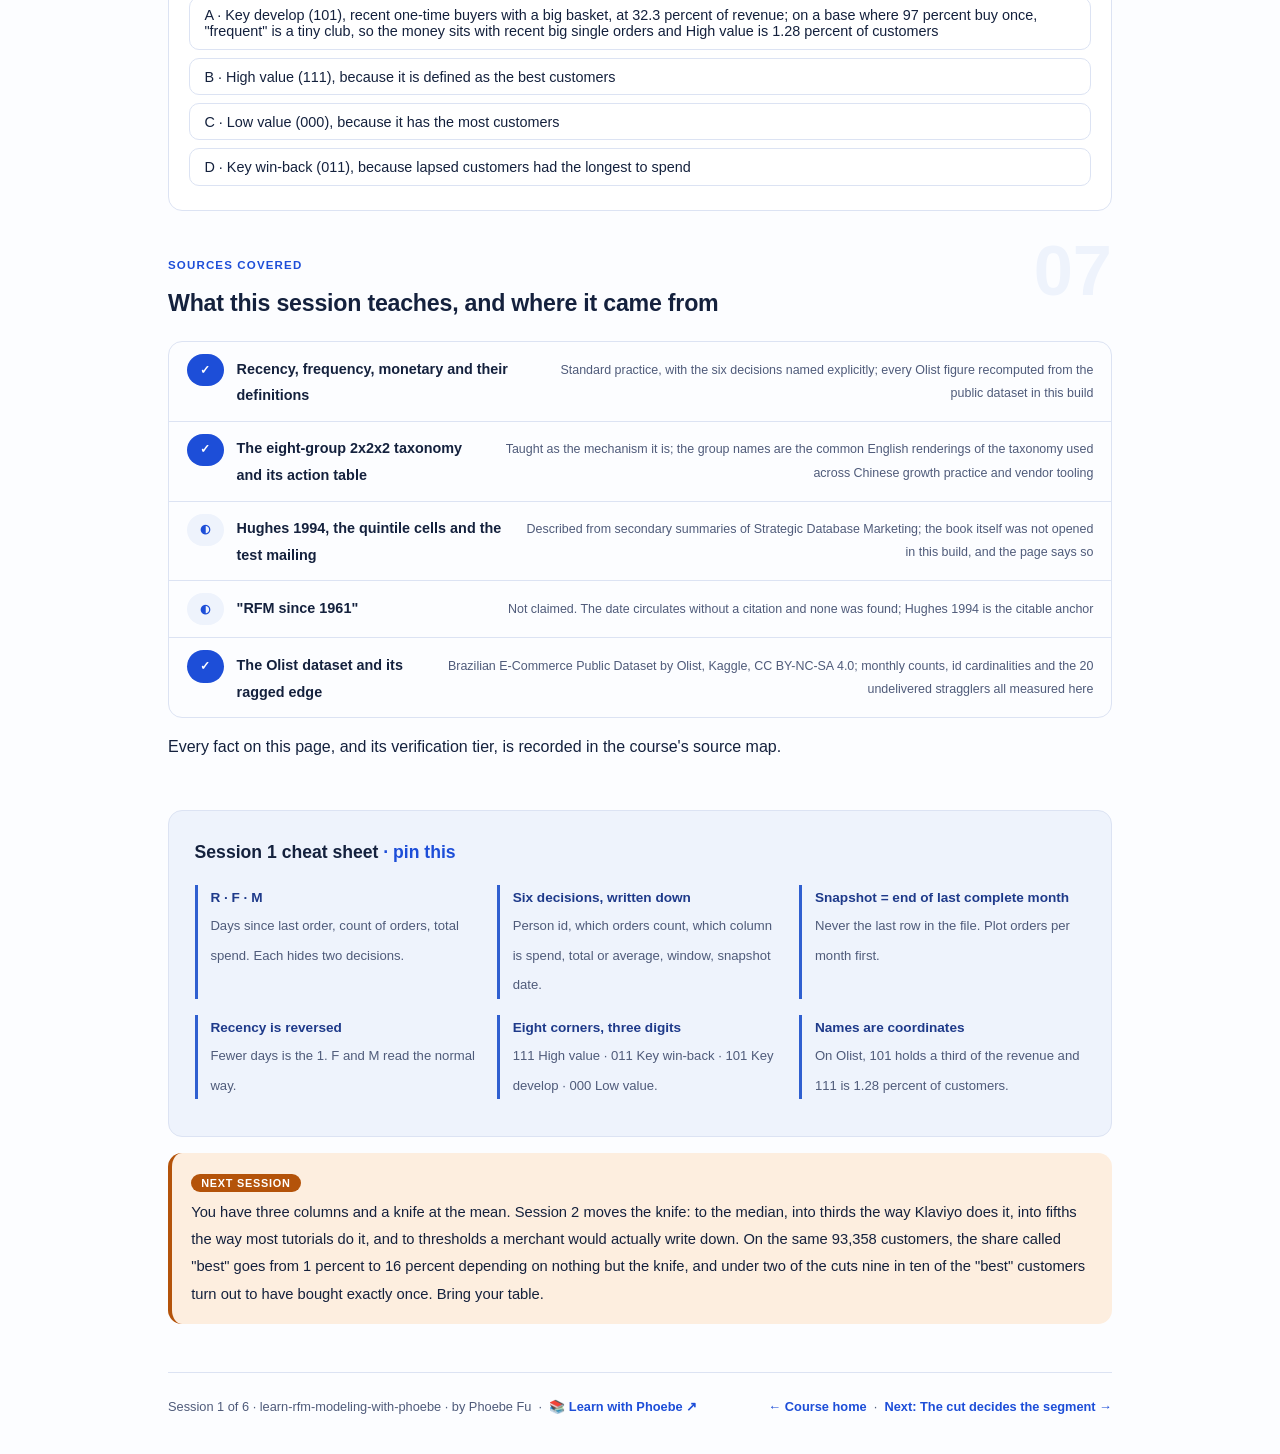
<file: courses/01-three-numbers-and-a-snapshot.html>
<!DOCTYPE html>
<html lang="en">
<head>
<meta charset="UTF-8">
<meta name="viewport" content="width=device-width, initial-scale=1.0">
<!-- social:start -->
<meta name="description" content="Session 1 of 6. Recency, frequency and monetary value defined precisely, the snapshot date that every one of them depends on, and the eight-group taxonomy as a mechanism rather than a poster. Built on 93,358 real customers.">
<meta property="og:type" content="article">
<meta property="og:site_name" content="Learn with Phoebe">
<meta property="og:title" content="Three numbers and a snapshot date - learn rfm modeling with phoebe">
<meta property="og:description" content="Session 1 of 6. One customer becomes three numbers, and every one of the three changes if you move the clock. Real Olist data, from raw orders to eight named groups.">
<meta property="og:url" content="https://phoebefu6.github.io/learn-rfm-modeling-with-phoebe/courses/01-three-numbers-and-a-snapshot.html">
<meta property="og:image" content="https://phoebefu6.github.io/learn-rfm-modeling-with-phoebe/assets/og-cover.png">
<meta property="og:image:width" content="1200">
<meta property="og:image:height" content="630">
<meta name="twitter:card" content="summary_large_image">
<meta name="twitter:title" content="Three numbers and a snapshot date - learn rfm modeling with phoebe">
<meta name="twitter:description" content="Session 1 of 6. R, F, M, the frozen clock, and eight groups from a real marketplace.">
<meta name="twitter:image" content="https://phoebefu6.github.io/learn-rfm-modeling-with-phoebe/assets/og-cover.png">
<!-- social:end -->
<title>Session 1 · Three numbers and a snapshot date - learn rfm modeling with phoebe</title>
<link rel="stylesheet" href="../assets/style.css?v=25">
</head>
<body>

<div class="toolbar">
  <div class="wrap">
    <span class="crumb"><a href="../index.html">learn-rfm-modeling-with-phoebe</a> / Session 1 of 6</span>
    <button class="btn" id="toggle-all" type="button">Expand all</button>
    <button class="btn primary" id="zoom-toggle" type="button">Projector zoom: off</button>
  </div>
</div>

<header class="masthead">
  <div class="wrap">
    <div class="eyebrow">Learn RFM Modeling with Phoebe · Session 1 of 6</div>
    <h1>Three numbers and a <span class="accent">snapshot date</span></h1>
    <p class="sub">Every customer a shop has ever had can be described with three numbers: how long since they last bought, how many times they have bought, and how much they have spent. That is RFM, the oldest segmentation still in daily use, and it survives because it is cheap, honest and needs nothing but an order table. The catch is that none of the three numbers exists until you have chosen a date to measure them from, and moving that date by six weeks moves every customer. Tonight we build the three columns on 93,358 real customers, freeze the clock, and turn the columns into the eight named groups that most operations teams actually run.</p>
    <div class="chip-row">
      <span class="chip level">🟡 Core</span>
      <span class="chip audience">Analysts, growth and CRM teams</span>
      <span class="chip audience">Python, pandas</span>
      <span class="chip time">45 min</span>
    </div>
    <div class="agenda">
      <span class="a1" style="flex:1">0-3 · Welcome</span>
      <span class="a2" style="flex:4">3-18 · R, F, M and the frozen clock</span>
      <span class="a3" style="flex:5">18-40 · Build-along: raw orders to eight groups</span>
      <span class="a4" style="flex:1">40-45 · Q&amp;A</span>
    </div>
  </div>
</header>

<main class="wrap">

  <section class="section" id="intro">
    <div class="section-kicker">
      <span class="klabel">Part 0</span>
      <h2>Where we start</h2>
    </div>
    <p class="lede">RFM looks like a scoring exercise and is really a chain of small decisions: what counts as an order, which id is the customer, what "spend" means, what date the clock stops at, and where the knife goes between high and low. Each decision is quick, each one changes who lands in which group, and most tutorials make all of them silently. These six sessions make them out loud, on a real marketplace where 97 percent of customers bought exactly once, because that is the shape of most retail data and it is the shape that breaks the defaults.</p>

    <div class="legend">
      <span class="pill">🎫 Clear all three quiz questions to stamp your passport</span>
      <span class="pill">Live = presented in the 45 minutes</span>
      <span class="pill">Self-study = the full depth, after class</span>
      <span class="pill">★ Build-along = run the code yourself</span>
    </div>

    <div class="callout win">
      <p><strong>★ What you walk out with tonight.</strong> A working RFM table on 93,358 real customers with the snapshot date written into the code, the eight-group taxonomy you can read as a mechanism instead of a poster, and the one sentence that stops the first argument every RFM project has: "as of which date?"</p>
    </div>
  </section>

  <section class="section" id="part-1">
    <div class="section-kicker">
      <span class="klabel">Part 1 · covers recency, frequency, monetary</span>
      <h2>One customer becomes three numbers</h2>
      <span class="tag concept">6 min live</span>
    </div>
    <p class="lede">Take one real customer from the Olist marketplace. Three delivered orders between October 2017 and August 2018, R$ 515 in total. Measured from 1 September 2018 she is R 11, F 3, M 515. Every one of those three carries a choice you have to make before the number exists.</p>

    <figure class="zoomable">
      <svg viewBox="0 0 880 330" xmlns="http://www.w3.org/2000/svg" role="img" aria-label="A sketched customer with three stacked receipts dated 2017-10-06 to 2018-08-20 becomes three numbers measured against a snapshot clock at 2018-09-01: recency 11 days, frequency 3 orders, monetary 515 reais. Each number lists the choice hiding inside it.">
        <defs>
          <filter id="s1aSk" x="-3%" y="-3%" width="106%" height="106%"><feTurbulence type="fractalNoise" baseFrequency="0.02" numOctaves="2" seed="11" result="n"/><feDisplacementMap in="SourceGraphic" in2="n" scale="2.4" xChannelSelector="R" yChannelSelector="G"/></filter>
          <pattern id="s1aHc" patternUnits="userSpaceOnUse" width="7" height="7" patternTransform="rotate(-38)"><line x1="0" y1="0" x2="0" y2="7" stroke="#1D4ED8" stroke-width="1" opacity=".5"/></pattern>
          <marker id="s1aAr" viewBox="0 0 10 10" refX="9" refY="5" markerWidth="8" markerHeight="8" orient="auto"><path d="M1 1 L9 5 L1 9" fill="none" stroke="#14213D" stroke-width="1.6" stroke-linecap="round"/></marker>
        </defs>
        <style>
          .s1aH { font: 800 12px Inter, sans-serif; fill: #14213D; }
          .s1aL { font: 600 12px Inter, sans-serif; fill: #14213D; }
          .s1aS { font: 400 11px Inter, sans-serif; fill: #4F5B7A; }
          .s1aB { font: 800 11px Inter, sans-serif; fill: #8A3E06; }
          .s1aV { font: 800 20px Inter, sans-serif; fill: #1E3A8A; }
          .s1aW { font: 800 12px Inter, sans-serif; fill: #FFFFFF; }
          .s1aN { font: 400 12px Inter, sans-serif; fill: #4F5B7A; }
        </style>

        <text class="s1aH" x="30" y="26">ONE CUSTOMER, AS THE ORDER TABLE SEES HER</text>
        <text class="s1aS" x="370" y="26">customer f8bc1d81, three delivered orders</text>

        <g filter="url(#s1aSk)" fill="none" stroke="#14213D" stroke-width="2" stroke-linecap="round" stroke-linejoin="round">
          <!-- person -->
          <circle cx="72" cy="120" r="17"/>
          <path d="M40 176 C46 146 98 146 104 176"/>
          <!-- three receipts, hand-stacked -->
          <rect x="134" y="86" width="90" height="40" rx="3" transform="rotate(-1.5 179 106)" fill="#FFFFFF"/>
          <rect x="136" y="134" width="90" height="40" rx="3" transform="rotate(1 181 154)" fill="#FFFFFF"/>
          <rect x="134" y="182" width="90" height="40" rx="3" transform="rotate(-0.8 179 202)" fill="url(#s1aHc)"/>
          <!-- clock -->
          <circle cx="300" cy="62" r="22" fill="#FDEEDF" stroke="#B4530A"/>
          <path d="M300 62 L300 47 M300 62 L312 69" stroke="#B4530A"/>
          <!-- arrows from the pile to the three numbers -->
          <path d="M240 150 C300 150 320 110 372 110" marker-end="url(#s1aAr)"/>
          <path d="M240 156 C300 156 320 176 372 176" marker-end="url(#s1aAr)"/>
          <path d="M240 162 C300 162 320 242 372 242" marker-end="url(#s1aAr)"/>
          <!-- three number boxes -->
          <rect x="380" y="86" width="150" height="50" rx="8" transform="rotate(-0.6 455 111)" fill="#EEF3FC"/>
          <rect x="380" y="152" width="150" height="50" rx="8" transform="rotate(0.5 455 177)" fill="#EEF3FC"/>
          <rect x="380" y="218" width="150" height="50" rx="8" transform="rotate(-0.4 455 243)" fill="#EEF3FC"/>
          <!-- choice cards -->
          <rect x="560" y="86" width="290" height="50" rx="8" transform="rotate(0.4 705 111)" fill="#FFFFFF" stroke="#CBD5EE"/>
          <rect x="560" y="152" width="290" height="50" rx="8" transform="rotate(-0.5 705 177)" fill="#FFFFFF" stroke="#CBD5EE"/>
          <rect x="560" y="218" width="290" height="50" rx="8" transform="rotate(0.3 705 243)" fill="#FFFFFF" stroke="#CBD5EE"/>
        </g>

        <text class="s1aS" x="148" y="110">2017-10-06</text>
        <text class="s1aS" x="150" y="158">one more order</text>
        <text class="s1aL" x="148" y="206">2018-08-20</text>
        <text class="s1aB" x="300" y="100" text-anchor="middle">snapshot 2018-09-01</text>
        <text class="s1aS" x="30" y="214">she is one of</text>
        <text class="s1aL" x="30" y="230">93,358</text>

        <text class="s1aH" x="394" y="106">R · recency</text>
        <text class="s1aV" x="470" y="123">11</text>
        <text class="s1aS" x="504" y="123">days</text>
        <text class="s1aH" x="394" y="172">F · frequency</text>
        <text class="s1aV" x="470" y="189">3</text>
        <text class="s1aS" x="490" y="189">orders</text>
        <text class="s1aH" x="394" y="238">M · monetary</text>
        <text class="s1aV" x="452" y="255">515</text>
        <text class="s1aS" x="489" y="255">R$ total</text>

        <text class="s1aB" x="574" y="104">THE CHOICE INSIDE IT</text>
        <text class="s1aS" x="574" y="122">from which date? and last order placed, or delivered?</text>
        <text class="s1aB" x="574" y="170">THE CHOICE INSIDE IT</text>
        <text class="s1aS" x="574" y="188">all time, or a window? and do cancelled orders count?</text>
        <text class="s1aB" x="574" y="236">THE CHOICE INSIDE IT</text>
        <text class="s1aS" x="574" y="254">total or average basket? payments, or items x price?</text>

        <text class="s1aN" x="30" y="306">Three numbers, six decisions. Every tutorial makes them for you and most of them never say so.</text>
      </svg>
      <figcaption>🔍 Click to zoom - the right-hand column is where two analysts on the same data get two different tables</figcaption>
    </figure>

    <details class="card" open>
      <summary><span class="mode live">Live</span>What each letter measures, and the choice hiding inside each<span class="mini">4 min</span><span class="caret">▶</span></summary>
      <div class="body">
        <p><strong>R, recency:</strong> days between the customer's last order and the snapshot date. Smaller is better, which is why R is the one dimension scored in reverse later on. Two choices: which date is "last order" (placed, approved, or delivered) and which date is "now". On Olist the placed timestamp is the honest one, because delivered dates depend on the carrier rather than on the customer.</p>
        <p><strong>F, frequency:</strong> the number of orders. Choices: all time or a window (the last 12 months is common, and it changes who counts as frequent), and whether cancelled, unavailable and undelivered orders count. Here only <em>delivered</em> orders count, which drops 2,963 of 99,441.</p>
        <p><strong>M, monetary:</strong> what the customer is worth in money. Choices: total spend or average basket (total rewards frequency twice, since F is already counted; average basket does not), and which column is "spend". Olist has both an items table (price plus freight per line) and a payments table (what was actually charged, including vouchers and instalments). The payments table is used here because it is the money that moved; 2,961 orders were paid with more than one payment and they are summed.</p>
        <p>None of these is the right answer everywhere. What matters is that each is <strong>written down in the code, once</strong>, so that when a second analyst gets a different table the difference is a diff and not an argument.</p>
      </div>
    </details>

    <details class="card">
      <summary><span class="mode self">Self-study</span>Where RFM came from, and the date that has no source<span class="mini">3 min</span><span class="caret">▶</span></summary>
      <div class="body">
        <p>RFM is direct-mail technology. The version most people mean is Arthur Hughes's from <em>Strategic Database Marketing</em> (1994): sort the customer file by recency into fifths, sort each fifth by frequency into fifths, each of those by monetary, and you have 125 cells; then mail a random tenth of every cell, read the response rate per cell, and mail the rest of only the cells that paid. The scoring was never the point. The <strong>test mailing</strong> was, and session 5 is about the modern version of that step.</p>
        <p>Many tutorials say RFM has been "in use since 1961". That date travels from page to page without a citation, and a search for its origin during this build found none. The direct-mail roots are real and usually dated to the 1960s catalogue business, but there is no founding paper and no single year to defend. Hughes 1994 is the citable anchor. When a fact has been copied more often than it has been checked, teach the uncertainty rather than the number.</p>
      </div>
    </details>

    <div class="callout example">
      <span class="ex-pill">Real world</span>
      <p><strong>The same shop, two tables.</strong> An analyst counts frequency over all time; the marketing platform the shop uses counts the trailing twelve months. A customer who bought monthly in 2023 and never since is "frequent" in one table and "once" in the other, and the win-back campaign built on the first table mails people the second table would call lost. Neither is wrong. Not writing the window down is what was wrong.</p>
    </div>
  </section>

  <section class="section" id="part-2">
    <div class="section-kicker">
      <span class="klabel">Part 2 · covers the snapshot date</span>
      <h2>The frozen clock</h2>
      <span class="tag concept">5 min live</span>
    </div>
    <p class="lede">Recency is a distance, and a distance needs two ends. If "now" is whatever day the notebook happens to run, every customer's R changes every day, the groups drift, and a segment table from March cannot be compared with one from May because they were measured from different places. The fix is one line: a snapshot date, chosen deliberately and written into the code.</p>

    <figure class="zoomable">
      <svg viewBox="0 0 880 320" xmlns="http://www.w3.org/2000/svg" role="img" aria-label="Two rails. On the top rail the clock drifts with each notebook run, so one customer's recency reads 11, then 42, then 73 days and her group changes. On the bottom rail the snapshot is fixed at 2018-09-01 and she stays at 11 days. At the right, monthly order bars show the ragged edge: September and October 2018 hold 20 orders and none is delivered.">
        <defs>
          <filter id="s1bSk" x="-3%" y="-3%" width="106%" height="106%"><feTurbulence type="fractalNoise" baseFrequency="0.02" numOctaves="2" seed="23" result="n"/><feDisplacementMap in="SourceGraphic" in2="n" scale="2.4" xChannelSelector="R" yChannelSelector="G"/></filter>
          <pattern id="s1bHc" patternUnits="userSpaceOnUse" width="7" height="7" patternTransform="rotate(-38)"><line x1="0" y1="0" x2="0" y2="7" stroke="#1D4ED8" stroke-width="1" opacity=".5"/></pattern>
          <marker id="s1bAr" viewBox="0 0 10 10" refX="9" refY="5" markerWidth="8" markerHeight="8" orient="auto"><path d="M1 1 L9 5 L1 9" fill="none" stroke="#14213D" stroke-width="1.6" stroke-linecap="round"/></marker>
        </defs>
        <style>
          .s1bH { font: 800 12px Inter, sans-serif; fill: #14213D; }
          .s1bL { font: 600 12px Inter, sans-serif; fill: #14213D; }
          .s1bS { font: 400 11px Inter, sans-serif; fill: #4F5B7A; }
          .s1bB { font: 800 11px Inter, sans-serif; fill: #8A3E06; }
          .s1bV { font: 800 16px Inter, sans-serif; fill: #1E3A8A; }
          .s1bN { font: 400 12px Inter, sans-serif; fill: #4F5B7A; }
        </style>

        <text class="s1bH" x="30" y="26">A DRIFTING "TODAY"</text>
        <text class="s1bS" x="190" y="26">the notebook runs three times, the customer never moves, her number does</text>

        <g filter="url(#s1bSk)" fill="none" stroke="#14213D" stroke-width="2" stroke-linecap="round" stroke-linejoin="round">
          <!-- top rail -->
          <path d="M40 80 L560 80" stroke="#CBD5EE"/>
          <circle cx="90" cy="80" r="6" fill="#1D4ED8" stroke="#1D4ED8"/>
          <!-- three clocks sliding right -->
          <circle cx="220" cy="80" r="16"/><path d="M220 80 L220 69 M220 80 L228 85"/>
          <circle cx="360" cy="80" r="16"/><path d="M360 80 L360 69 M360 80 L368 85"/>
          <circle cx="500" cy="80" r="16"/><path d="M500 80 L500 69 M500 80 L508 85"/>
          <path d="M244 62 L332 62" stroke="#4F5B7A" marker-end="url(#s1bAr)"/>
          <path d="M384 62 L472 62" stroke="#4F5B7A" marker-end="url(#s1bAr)"/>
          <!-- bottom rail -->
          <path d="M40 196 L560 196" stroke="#CBD5EE"/>
          <circle cx="90" cy="196" r="6" fill="#1D4ED8" stroke="#1D4ED8"/>
          <circle cx="150" cy="196" r="18" fill="#FDEEDF" stroke="#B4530A"/>
          <path d="M150 196 L150 183 M150 196 L159 202" stroke="#B4530A"/>
          <path d="M150 178 L150 168 M144 172 L150 166 L156 172" stroke="#B4530A"/>
          <!-- ragged edge bars -->
          <rect x="620" y="130" width="34" height="90" fill="url(#s1bHc)"/>
          <rect x="664" y="126" width="34" height="94" fill="url(#s1bHc)"/>
          <rect x="708" y="122" width="34" height="98" fill="url(#s1bHc)"/>
          <rect x="752" y="214" width="34" height="6" fill="#FDEEDF" stroke="#B4530A"/>
          <rect x="796" y="217" width="34" height="3" fill="#FDEEDF" stroke="#B4530A"/>
          <path d="M610 220 L840 220"/>
        </g>

        <text class="s1bS" x="90" y="106" text-anchor="middle">last order</text>
        <text class="s1bS" x="90" y="120" text-anchor="middle">2018-08-20</text>
        <text class="s1bV" x="220" y="122" text-anchor="middle">R = 11</text>
        <text class="s1bS" x="220" y="138" text-anchor="middle">run on 1 Sep</text>
        <text class="s1bV" x="360" y="122" text-anchor="middle">R = 42</text>
        <text class="s1bS" x="360" y="138" text-anchor="middle">run on 2 Oct</text>
        <text class="s1bV" x="500" y="122" text-anchor="middle">R = 73</text>
        <text class="s1bS" x="500" y="138" text-anchor="middle">run on 2 Nov, now "quiet"</text>

        <text class="s1bH" x="30" y="156">A FROZEN SNAPSHOT</text>
        <text class="s1bB" x="150" y="238" text-anchor="middle">2018-09-01, in the code</text>
        <text class="s1bV" x="300" y="224">R = 11, every run</text>
        <text class="s1bS" x="300" y="242">and March can be compared with May</text>

        <text class="s1bH" x="610" y="26">THE RAGGED EDGE</text>
        <text class="s1bS" x="610" y="44">orders per month at the end of the file</text>
        <text class="s1bS" x="637" y="240" text-anchor="middle">Jun</text>
        <text class="s1bS" x="681" y="240" text-anchor="middle">Jul</text>
        <text class="s1bS" x="725" y="240" text-anchor="middle">Aug</text>
        <text class="s1bB" x="769" y="240" text-anchor="middle">Sep</text>
        <text class="s1bB" x="813" y="240" text-anchor="middle">Oct</text>
        <text class="s1bS" x="610" y="262">6,000 to 6,500 a month, then 20 orders in two months</text>
        <text class="s1bS" x="610" y="278">and none of the 20 is delivered</text>

        <text class="s1bN" x="30" y="304">Freeze the clock at the end of the last complete month. "The last date in the file" is 47 days of nobody buying.</text>
      </svg>
      <figcaption>🔍 Click to zoom - the top rail is why a segment table without a date on it cannot be trusted or compared</figcaption>
    </figure>

    <details class="card">
      <summary><span class="mode live">Live</span>Choosing the date: the end of the last complete month, not the last row<span class="mini">3 min</span><span class="caret">▶</span></summary>
      <div class="body">
        <p>The Olist export's last timestamp is 17 October 2018, so the obvious snapshot is <code>df["order_purchase_timestamp"].max()</code>. It is wrong by 47 days. Only 20 orders are dated September or October and not one of them was delivered: the export stopped at the end of August and a handful of stragglers leaked in. Measured from 17 October, every customer looks a month and a half staler than the data can support, and the whole recency column shifts.</p>
        <p>The rule that survives: <strong>plot orders per month, find the last complete one, snapshot on the first day after it.</strong> Here that is 1 September 2018. Write it as a literal in the code, not as a computed max, so that re-running next quarter is a deliberate edit rather than a silent drift.</p>
        <p>This is the same frozen-history discipline the retention course applies to cohort tables, and it matters here for the same reason: a segment view recomputed against a moving "today" quietly restates the past every time it runs.</p>
      </div>
    </details>

    <details class="card">
      <summary><span class="mode self">Self-study</span>Which id is the customer, and why the answer costs 3 percent of the rows<span class="mini">2 min</span><span class="caret">▶</span></summary>
      <div class="body">
        <p>Olist's orders table carries <code>customer_id</code>, and there are 99,441 of them for 99,441 orders: it is an order-side key, one per purchase. The customers table maps it to <code>customer_unique_id</code>, of which there are 96,096. Group by the first and every customer bought exactly once, by construction, and frequency is meaningless. Group by the second and 2,801 customers turn out to have bought more than once.</p>
        <p>Every order system has this pair somewhere: a session or checkout id and a person id. Frequency is only defined against the person, and checking which one you have is the first line of any RFM build, before any date is chosen.</p>
      </div>
    </details>
  </section>

  <section class="section" id="part-3">
    <div class="section-kicker">
      <span class="klabel">Part 3 · covers the eight-group taxonomy</span>
      <h2>Eight corners of one box</h2>
      <span class="tag concept">4 min live</span>
    </div>
    <p class="lede">The simplest RFM model splits each of the three columns into high and low, which gives every customer a three-digit code of ones and zeros and puts them in one of eight corners of a box. Each corner has a name and a first action. It is a mechanism, and it is worth being able to read a code without the poster.</p>

    <figure class="zoomable">
      <svg viewBox="0 0 880 436" xmlns="http://www.w3.org/2000/svg" role="img" aria-label="A hand-drawn cube whose three axes are recency, frequency and monetary. Each of the eight corners carries a three-digit code and a group name: 111 high value at the far top-right, 000 low value at the near bottom-left, and the six mixed corners between them. A side note explains that 1 means above the knife on that axis and that recency is read in reverse.">
        <defs>
          <filter id="s1cSk" x="-3%" y="-3%" width="106%" height="106%"><feTurbulence type="fractalNoise" baseFrequency="0.02" numOctaves="2" seed="37" result="n"/><feDisplacementMap in="SourceGraphic" in2="n" scale="2.4" xChannelSelector="R" yChannelSelector="G"/></filter>
          <pattern id="s1cHc" patternUnits="userSpaceOnUse" width="7" height="7" patternTransform="rotate(-38)"><line x1="0" y1="0" x2="0" y2="7" stroke="#1D4ED8" stroke-width="1" opacity=".45"/></pattern>
          <marker id="s1cAr" viewBox="0 0 10 10" refX="9" refY="5" markerWidth="8" markerHeight="8" orient="auto"><path d="M1 1 L9 5 L1 9" fill="none" stroke="#14213D" stroke-width="1.6" stroke-linecap="round"/></marker>
        </defs>
        <style>
          .s1cH { font: 800 12px Inter, sans-serif; fill: #14213D; }
          .s1cC { font: 800 13px Inter, sans-serif; fill: #1E3A8A; }
          .s1cL { font: 600 11px Inter, sans-serif; fill: #14213D; }
          .s1cS { font: 400 11px Inter, sans-serif; fill: #4F5B7A; }
          .s1cB { font: 800 11px Inter, sans-serif; fill: #8A3E06; }
          .s1cA { font: 700 11px Inter, sans-serif; fill: #1D4ED8; letter-spacing: .05em; }
          .s1cN { font: 400 12px Inter, sans-serif; fill: #4F5B7A; }
        </style>

        <text class="s1cH" x="30" y="26">EIGHT CORNERS, ONE BOX</text>
        <text class="s1cS" x="200" y="26">first digit R, second F, third M · 1 = above the knife on that axis</text>

        <g filter="url(#s1cSk)" fill="none" stroke="#14213D" stroke-width="2" stroke-linecap="round" stroke-linejoin="round">
          <!-- back face -->
          <path d="M350 100 L560 100 L560 310 L350 310 Z" stroke="#4F5B7A" stroke-dasharray="6 5"/>
          <!-- front face, hatched pile -->
          <path d="M270 170 L480 170 L480 380 L270 380 Z" fill="url(#s1cHc)"/>
          <!-- connecting edges -->
          <path d="M270 170 L350 100 M480 170 L560 100 M480 380 L560 310 M270 380 L350 310"/>
          <!-- corner dots -->
          <circle cx="270" cy="380" r="6" fill="#FFFFFF"/>
          <circle cx="480" cy="380" r="6" fill="#FFFFFF"/>
          <circle cx="270" cy="170" r="6" fill="#FFFFFF"/>
          <circle cx="480" cy="170" r="6" fill="#FFFFFF"/>
          <circle cx="350" cy="310" r="6" fill="#FFFFFF"/>
          <circle cx="560" cy="310" r="6" fill="#FFFFFF"/>
          <circle cx="350" cy="100" r="6" fill="#FFFFFF"/>
          <circle cx="560" cy="100" r="9" fill="#B4530A" stroke="#B4530A"/>
          <!-- axes -->
          <path d="M270 392 L480 392" stroke="#1D4ED8" marker-end="url(#s1cAr)"/>
          <path d="M256 380 L256 170" stroke="#1D4ED8" marker-end="url(#s1cAr)"/>
          <path d="M490 392 L570 322" stroke="#1D4ED8" marker-end="url(#s1cAr)"/>
        </g>

        <!-- axis captions -->
        <text class="s1cA" x="375" y="412" text-anchor="middle">R · MORE RECENT</text>
        <text class="s1cA" x="248" y="275" text-anchor="start" transform="rotate(-90 248 275)">F · MORE OFTEN</text>
        <text class="s1cA" x="600" y="352">M · BIGGER SPEND</text>

        <!-- front corners -->
        <text class="s1cC" x="118" y="376">000</text>
        <text class="s1cL" x="150" y="376">Low value</text>
        <text class="s1cS" x="118" y="392">quiet, once, small</text>
        <text class="s1cC" x="496" y="412" text-anchor="start">100</text>
        <text class="s1cL" x="528" y="412">General develop</text>
        <text class="s1cS" x="496" y="428">recent, once, small</text>
        <text class="s1cC" x="118" y="166">010</text>
        <text class="s1cL" x="150" y="166">General retain</text>
        <text class="s1cS" x="118" y="182">quiet, often, small</text>
        <text class="s1cC" x="360" y="138" text-anchor="start">110</text>
        <text class="s1cL" x="392" y="138">General potential</text>
        <text class="s1cS" x="360" y="154">recent, often, small</text>
        <!-- back corners -->
        <text class="s1cC" x="360" y="330" text-anchor="start">001</text>
        <text class="s1cL" x="392" y="330">Key potential</text>
        <text class="s1cS" x="360" y="346">quiet, once, big</text>
        <text class="s1cC" x="576" y="292">101</text>
        <text class="s1cL" x="608" y="292">Key develop</text>
        <text class="s1cS" x="576" y="308">recent, once, big</text>
        <text class="s1cC" x="200" y="92">011</text>
        <text class="s1cL" x="232" y="92">Key win-back</text>
        <text class="s1cS" x="200" y="108">quiet, often, big</text>
        <text class="s1cC" x="580" y="92">111</text>
        <text class="s1cB" x="612" y="92">High value</text>
        <text class="s1cS" x="580" y="108">recent, often, big</text>

        <!-- side note -->
        <text class="s1cH" x="660" y="150">READING A CODE</text>
        <text class="s1cS" x="660" y="170">011: not recently, but often</text>
        <text class="s1cS" x="660" y="186">and big. A proven customer</text>
        <text class="s1cS" x="660" y="202">going quiet. The one group</text>
        <text class="s1cS" x="660" y="218">a win-back message is for.</text>
        <text class="s1cS" x="660" y="246">R is read in reverse: fewer</text>
        <text class="s1cS" x="660" y="262">days is the "1". F and M</text>
        <text class="s1cS" x="660" y="278">read the normal way.</text>

        <text class="s1cN" x="30" y="60">The knife decides everything. Session 2 puts it at the mean, the median and three other places on the same customers.</text>
      </svg>
      <figcaption>🔍 Click to zoom - the far top-right corner is the only one where all three digits are 1, and on Olist it holds 1.28 percent of customers</figcaption>
    </figure>

    <table class="clean">
      <tr><th>Code</th><th>Group</th><th>Who they are</th><th>First action</th></tr>
      <tr><td><strong>111</strong></td><td>High value</td><td>Recent, frequent, big spend. The core</td><td>Protect. Early access, a human touch at key moments, never a discount they did not need</td></tr>
      <tr><td><strong>101</strong></td><td>Key develop</td><td>Recent and big, but only once</td><td>A second purchase. Category cross-sell, a reason to return before the memory fades</td></tr>
      <tr><td><strong>011</strong></td><td>Key win-back</td><td>Frequent and big, gone quiet</td><td>Win back. A relevant new arrival, not a generic coupon; find out why they left</td></tr>
      <tr><td><strong>001</strong></td><td>Key potential</td><td>One big order, long ago</td><td>Reactivate cheaply. If it fails, let go</td></tr>
      <tr><td><strong>110</strong></td><td>General potential</td><td>Recent and frequent, small baskets</td><td>Raise the basket. Bundles, thresholds for free shipping</td></tr>
      <tr><td><strong>100</strong></td><td>General develop</td><td>Recent, once, small</td><td>Onboarding. Get the second order at low cost</td></tr>
      <tr><td><strong>010</strong></td><td>General retain</td><td>Frequent once, small, gone quiet</td><td>Light touch. Content, not spend</td></tr>
      <tr><td><strong>000</strong></td><td>Low value</td><td>Quiet, once, small</td><td>Deprioritise. Spend the budget elsewhere</td></tr>
    </table>



    <figure class="zoomable">
      <svg viewBox="0 0 880 210" xmlns="http://www.w3.org/2000/svg" role="img" aria-label="Two real customers read as three hand-drawn toggle switches each. Code 011, Key win-back: recency switch off because 372 days is quieter than the mean of 240, frequency switch on because 3 orders beats the mean of 1.03, spend switch on because 919 reais beats the mean of 165. Code 101, Key develop: recency on at 36 days, frequency off at 1 order, spend on at 362 reais. Each switch is one test against one knife.">
        <defs>
          <filter id="s1gSk" x="-3%" y="-3%" width="106%" height="106%"><feTurbulence type="fractalNoise" baseFrequency="0.02" numOctaves="2" seed="101" result="n"/><feDisplacementMap in="SourceGraphic" in2="n" scale="2.4" xChannelSelector="R" yChannelSelector="G"/></filter>
        </defs>
        <style>
          .s1gH { font: 800 12px Inter, sans-serif; fill: #14213D; }
          .s1gV { font: 800 18px Inter, sans-serif; fill: #1E3A8A; }
          .s1gC { font: 800 13px Inter, sans-serif; fill: #1E3A8A; }
          .s1gL { font: 600 11px Inter, sans-serif; fill: #14213D; }
          .s1gS { font: 400 10.5px Inter, sans-serif; fill: #4F5B7A; }
          .s1gB { font: 800 10.5px Inter, sans-serif; fill: #8A3E06; }
          .s1gN { font: 400 12px Inter, sans-serif; fill: #4F5B7A; }
        </style>

        <text class="s1gH" x="30" y="26">A CODE IS THREE SWITCHES, EACH ONE TEST AGAINST ONE KNIFE</text>
        <text class="s1gS" x="30" y="44">two real Olist customers, knife at the mean · knob right = 1 · recency is read in reverse, so recent is the 1</text>

        <g filter="url(#s1gSk)" fill="none" stroke="#14213D" stroke-width="2" stroke-linecap="round" stroke-linejoin="round">
          <rect x="210" y="82" width="60" height="26" rx="13" fill="#EEF3FC" stroke="#14213D"/>
          <circle cx="225" cy="95" r="9" fill="#FFFFFF" stroke="#14213D"/>
          <rect x="315" y="82" width="60" height="26" rx="13" fill="#FDEEDF" stroke="#B4530A"/>
          <circle cx="360" cy="95" r="9" fill="#FFFFFF" stroke="#B4530A"/>
          <rect x="420" y="82" width="60" height="26" rx="13" fill="#FDEEDF" stroke="#B4530A"/>
          <circle cx="465" cy="95" r="9" fill="#FFFFFF" stroke="#B4530A"/>
          <rect x="590" y="82" width="60" height="26" rx="13" fill="#FDEEDF" stroke="#B4530A"/>
          <circle cx="635" cy="95" r="9" fill="#FFFFFF" stroke="#B4530A"/>
          <rect x="695" y="82" width="60" height="26" rx="13" fill="#EEF3FC" stroke="#14213D"/>
          <circle cx="710" cy="95" r="9" fill="#FFFFFF" stroke="#14213D"/>
          <rect x="800" y="82" width="60" height="26" rx="13" fill="#FDEEDF" stroke="#B4530A"/>
          <circle cx="845" cy="95" r="9" fill="#FFFFFF" stroke="#B4530A"/>
        </g>

        <text class="s1gV" x="196" y="96" text-anchor="end">011</text>
        <text class="s1gL" x="196" y="114" text-anchor="end">Key win-back</text>
        <text class="s1gC" x="240" y="70" text-anchor="middle">0</text>
        <text class="s1gL" x="240" y="128" text-anchor="middle">R · recent?</text>
        <text class="s1gS" x="240" y="144" text-anchor="middle">mean 240 days</text>
        <text class="s1gB" x="240" y="160" text-anchor="middle">372 days: no</text>
        <text class="s1gC" x="345" y="70" text-anchor="middle">1</text>
        <text class="s1gL" x="345" y="128" text-anchor="middle">F · often?</text>
        <text class="s1gS" x="345" y="144" text-anchor="middle">mean 1.03</text>
        <text class="s1gB" x="345" y="160" text-anchor="middle">3 orders: yes</text>
        <text class="s1gC" x="450" y="70" text-anchor="middle">1</text>
        <text class="s1gL" x="450" y="128" text-anchor="middle">M · big?</text>
        <text class="s1gS" x="450" y="144" text-anchor="middle">mean R$ 165</text>
        <text class="s1gB" x="450" y="160" text-anchor="middle">R$ 919: yes</text>
        <text class="s1gV" x="576" y="96" text-anchor="end">101</text>
        <text class="s1gL" x="576" y="114" text-anchor="end">Key develop</text>
        <text class="s1gC" x="620" y="70" text-anchor="middle">1</text>
        <text class="s1gL" x="620" y="128" text-anchor="middle">R · recent?</text>
        <text class="s1gS" x="620" y="144" text-anchor="middle">mean 240 days</text>
        <text class="s1gB" x="620" y="160" text-anchor="middle">36 days: yes</text>
        <text class="s1gC" x="725" y="70" text-anchor="middle">0</text>
        <text class="s1gL" x="725" y="128" text-anchor="middle">F · often?</text>
        <text class="s1gS" x="725" y="144" text-anchor="middle">mean 1.03</text>
        <text class="s1gB" x="725" y="160" text-anchor="middle">1 order: no</text>
        <text class="s1gC" x="830" y="70" text-anchor="middle">1</text>
        <text class="s1gL" x="830" y="128" text-anchor="middle">M · big?</text>
        <text class="s1gS" x="830" y="144" text-anchor="middle">mean R$ 165</text>
        <text class="s1gB" x="830" y="160" text-anchor="middle">R$ 362: yes</text>

        <text class="s1gN" x="30" y="198">Read left to right and you have the code. Move a knife and a switch can flip without the customer doing anything.</text>
      </svg>
      <figcaption>🔍 Click to zoom - the second customer is in the corner that holds a third of the revenue on Olist, and she has bought exactly once</figcaption>
    </figure>

    <figure class="zoomable">
      <svg viewBox="0 0 880 430" xmlns="http://www.w3.org/2000/svg" role="img" aria-label="The same hand-drawn cube, now with each corner drawn as a circle sized by how many of the 93,358 real Olist customers land there with the knife at the mean. General develop, code 100, is the biggest at 37.9 percent; Low value, 000, is 31.9 percent; Key develop, 101, is 15.1 percent of customers but 32.3 percent of revenue; Key potential, 001, 12.1 percent; High value, 111, is a small tangerine dot at 1.28 percent; Key win-back 0.79, General potential 0.52, General retain 0.42 percent.">
        <defs>
          <filter id="s1fSk" x="-3%" y="-3%" width="106%" height="106%"><feTurbulence type="fractalNoise" baseFrequency="0.02" numOctaves="2" seed="71" result="n"/><feDisplacementMap in="SourceGraphic" in2="n" scale="2.4" xChannelSelector="R" yChannelSelector="G"/></filter>
          <pattern id="s1fHc" patternUnits="userSpaceOnUse" width="7" height="7" patternTransform="rotate(-38)"><line x1="0" y1="0" x2="0" y2="7" stroke="#1D4ED8" stroke-width="1" opacity=".45"/></pattern>
        </defs>
        <style>
          .s1fH { font: 800 12px Inter, sans-serif; fill: #14213D; }
          .s1fC { font: 800 13px Inter, sans-serif; fill: #1E3A8A; }
          .s1fL { font: 600 11px Inter, sans-serif; fill: #14213D; }
          .s1fS { font: 400 11px Inter, sans-serif; fill: #4F5B7A; }
          .s1fB { font: 800 11px Inter, sans-serif; fill: #8A3E06; }
          .s1fW { font: 800 11px Inter, sans-serif; fill: #FFFFFF; }
          .s1fN { font: 400 12px Inter, sans-serif; fill: #4F5B7A; }
        </style>

        <text class="s1fH" x="30" y="26">WHERE 93,358 REAL CUSTOMERS LAND IN THE BOX</text>
        <text class="s1fS" x="380" y="26">knife at the mean · circle area = share of customers · second line = share of revenue</text>

        <g filter="url(#s1fSk)" fill="none" stroke="#14213D" stroke-width="2" stroke-linecap="round" stroke-linejoin="round">
          <path d="M350 110 L560 110 L560 320 L350 320 Z" stroke="#4F5B7A" stroke-dasharray="6 5"/>
          <path d="M270 180 L480 180 L480 390 L270 390 Z"/>
          <path d="M270 180 L350 110 M480 180 L560 110 M480 390 L560 320 M270 390 L350 320"/>
          <!-- corners as circles, r = 5 + sqrt(pct) x 4.5 -->
          <circle cx="270" cy="390" r="30" fill="url(#s1fHc)"/>
          <circle cx="480" cy="390" r="33" fill="url(#s1fHc)"/>
          <circle cx="270" cy="180" r="8" fill="#FFFFFF"/>
          <circle cx="480" cy="180" r="8" fill="#FFFFFF"/>
          <circle cx="350" cy="320" r="21" fill="url(#s1fHc)"/>
          <circle cx="560" cy="320" r="22" fill="#EEF3FC"/>
          <circle cx="350" cy="110" r="9" fill="#FFFFFF"/>
          <circle cx="560" cy="110" r="10" fill="#B4530A" stroke="#B4530A"/>
          <!-- leader from the 001 circle to its label, drawn outside the cube -->
          <path d="M329 322 L222 310" stroke="#4F5B7A" stroke-width="1.2" stroke-dasharray="3 3"/>
        </g>

        <text class="s1fC" x="80" y="380">000</text>
        <text class="s1fL" x="112" y="380">Low value</text>
        <text class="s1fS" x="80" y="396">31.9% · 16.2% of revenue</text>
        <text class="s1fC" x="522" y="418">100</text>
        <text class="s1fL" x="554" y="418">General develop</text>
        <text class="s1fS" x="522" y="404">37.9% of people · 19.3% of revenue</text>
        <text class="s1fC" x="120" y="176">010</text>
        <text class="s1fL" x="152" y="176">General retain</text>
        <text class="s1fS" x="120" y="192">0.42% · 0.29% of revenue</text>
        <text class="s1fC" x="360" y="148">110</text>
        <text class="s1fL" x="392" y="148">General potential</text>
        <text class="s1fS" x="360" y="164">0.52% · 0.36% of revenue</text>
        <text class="s1fC" x="60" y="300">001</text>
        <text class="s1fL" x="92" y="300">Key potential</text>
        <text class="s1fS" x="60" y="316">12.1% · 26.6% of revenue</text>
        <text class="s1fC" x="592" y="316">101</text>
        <text class="s1fL" x="624" y="316">Key develop</text>
        <text class="s1fB" x="592" y="332">15.1% of people · 32.3% of revenue</text>
        <text class="s1fC" x="200" y="100">011</text>
        <text class="s1fL" x="232" y="100">Key win-back</text>
        <text class="s1fS" x="200" y="116">0.79% · 1.89% of revenue</text>
        <text class="s1fC" x="580" y="100">111</text>
        <text class="s1fB" x="612" y="100">High value</text>
        <text class="s1fS" x="580" y="116">1.28% of people · 3.06% of revenue</text>

        <text class="s1fH" x="660" y="190">HOW A CORNER FILLS</text>
        <text class="s1fS" x="660" y="210">Each digit is one test against</text>
        <text class="s1fS" x="660" y="226">one knife. 111 needs all three:</text>
        <text class="s1fS" x="660" y="242">recent (54.8% pass), two or</text>
        <text class="s1fS" x="660" y="258">more orders (3.0% pass), spend</text>
        <text class="s1fS" x="660" y="274">above R$ 165 (29.3% pass).</text>
        <text class="s1fB" x="660" y="294">The F test is the bottleneck.</text>

        <text class="s1fN" x="30" y="60">The two front-bottom corners hold seven in ten customers. The money sits in the two "big spend, bought once" corners at the back.</text>
      </svg>
      <figcaption>🔍 Click to zoom - the top corner everybody aims at is a dot, and the corner nobody names holds a third of the revenue</figcaption>
    </figure>

    <details class="card">
      <summary><span class="mode self">Self-study</span>What "high" turns out to mean on Olist, before session 2 makes it worse<span class="mini">3 min</span><span class="caret">▶</span></summary>
      <div class="body">
        <p>Put the knife at the mean of each column, the most common tutorial choice, and read what the eight groups contain on 93,358 real customers. The mean order count is 1.033, so "frequent" means two or more orders and only <strong>3.0 percent</strong> of customers clear it. The mean spend is R$ 165 against a median of R$ 108, so the spend column is skewed right and only <strong>29.3 percent</strong> are "big". The mean recency is 239.5 days and 54.8 percent are more recent than that.</p>
        <p>The result: <strong>High value (111) is 1.28 percent of customers</strong> and holds 3.1 percent of revenue. The biggest group is General develop (100), recent one-time buyers with a small basket, at 37.9 percent. And the group holding the most revenue is not the corner with three ones at all: <strong>Key develop (101), recent single big baskets, is 15.1 percent of customers and 32.3 percent of revenue.</strong></p>
        <p>None of this is a flaw in the taxonomy. It is what a marketplace where 97 percent buy once looks like through it, and it is the reason the eight names should be read as coordinates rather than as verdicts. Session 2 moves the knife and watches every one of these shares change.</p>
      </div>
    </details>

    <div class="tryrow" data-fn="wordcount" data-multiline="1" data-title="Write your own six decisions" data-hint="For an order table you actually have: which id is the person, which orders count, which column is spend, total or average, all time or a window, and the snapshot date. Six lines." data-seed="" data-cta="Count it"></div>
  </section>

  <section class="section" id="demo-1">
    <div class="section-kicker">
      <span class="klabel">Build-along</span>
      <h2>Raw orders to eight groups, on 93,358 real customers</h2>
      <span class="tag demo">★ 22 min · everyone builds</span>
    </div>
    <p class="lede">Seven steps in pandas on the public Olist dataset. Every number printed below is what the code produces; if yours differs, the difference is one of the six decisions and you should be able to name which.</p>

    <figure class="zoomable">
      <svg viewBox="0 0 880 250" xmlns="http://www.w3.org/2000/svg" role="img" aria-label="The build-along as a hand-drawn pipeline: three raw tables, orders, customers and payments, flow through a delivered-only filter and two joins into one row per customer with R, F and M, then through the knife into a three-digit code and a group name.">
        <defs>
          <filter id="s1dSk" x="-3%" y="-3%" width="106%" height="106%"><feTurbulence type="fractalNoise" baseFrequency="0.02" numOctaves="2" seed="41" result="n"/><feDisplacementMap in="SourceGraphic" in2="n" scale="2.4" xChannelSelector="R" yChannelSelector="G"/></filter>
          <pattern id="s1dHc" patternUnits="userSpaceOnUse" width="7" height="7" patternTransform="rotate(-38)"><line x1="0" y1="0" x2="0" y2="7" stroke="#1D4ED8" stroke-width="1" opacity=".5"/></pattern>
          <marker id="s1dAr" viewBox="0 0 10 10" refX="9" refY="5" markerWidth="8" markerHeight="8" orient="auto"><path d="M1 1 L9 5 L1 9" fill="none" stroke="#14213D" stroke-width="1.6" stroke-linecap="round"/></marker>
        </defs>
        <style>
          .s1dH { font: 800 12px Inter, sans-serif; fill: #14213D; }
          .s1dL { font: 700 11.5px Inter, sans-serif; fill: #14213D; }
          .s1dS { font: 400 11px Inter, sans-serif; fill: #4F5B7A; }
          .s1dB { font: 800 11px Inter, sans-serif; fill: #8A3E06; }
          .s1dW { font: 800 11.5px Inter, sans-serif; fill: #FFFFFF; }
          .s1dN { font: 400 12px Inter, sans-serif; fill: #4F5B7A; }
        </style>

        <text class="s1dH" x="30" y="26">THE PIPELINE, SEVEN STEPS</text>

        <g filter="url(#s1dSk)" fill="none" stroke="#14213D" stroke-width="2" stroke-linecap="round" stroke-linejoin="round">
          <!-- three raw tables as stacked sheets -->
          <rect x="30" y="56" width="120" height="40" rx="3" transform="rotate(-2 90 76)" fill="#FFFFFF"/>
          <rect x="30" y="106" width="120" height="40" rx="3" transform="rotate(1.5 90 126)" fill="#FFFFFF"/>
          <rect x="30" y="156" width="120" height="40" rx="3" transform="rotate(-1 90 176)" fill="#FFFFFF"/>
          <!-- funnel -->
          <path d="M186 60 L286 60 L252 130 L252 176 L220 176 L220 130 Z" fill="url(#s1dHc)"/>
          <!-- joins -->
          <rect x="320" y="96" width="120" height="60" rx="8" transform="rotate(0.6 380 126)" fill="#EEF3FC"/>
          <!-- one row per customer -->
          <rect x="474" y="96" width="140" height="60" rx="8" transform="rotate(-0.5 544 126)" fill="#1D4ED8" stroke="#1D4ED8"/>
          <!-- knife -->
          <path d="M660 90 L660 162" stroke="#B4530A" stroke-width="3"/>
          <path d="M652 96 L668 96" stroke="#B4530A"/>
          <!-- code + group -->
          <rect x="700" y="96" width="150" height="60" rx="8" transform="rotate(0.4 775 126)" fill="#FDEEDF" stroke="#B4530A"/>
          <!-- arrows -->
          <path d="M156 76 L184 76" marker-end="url(#s1dAr)"/>
          <path d="M156 126 L212 126" marker-end="url(#s1dAr)"/>
          <path d="M156 176 L204 176 L204 150 L212 140" marker-end="url(#s1dAr)"/>
          <path d="M258 126 L312 126" marker-end="url(#s1dAr)"/>
          <path d="M446 126 L466 126" marker-end="url(#s1dAr)"/>
          <path d="M620 126 L648 126" marker-end="url(#s1dAr)"/>
          <path d="M672 126 L692 126" marker-end="url(#s1dAr)"/>
        </g>

        <text class="s1dL" x="40" y="80">orders</text>
        <text class="s1dS" x="86" y="80">99,441</text>
        <text class="s1dL" x="40" y="130">customers</text>
        <text class="s1dS" x="110" y="130">96,096</text>
        <text class="s1dL" x="40" y="180">payments</text>
        <text class="s1dS" x="106" y="180">103,886</text>
        <text class="s1dB" x="236" y="48" text-anchor="middle">1 · delivered only</text>
        <text class="s1dS" x="236" y="200" text-anchor="middle">96,478 orders</text>
        <text class="s1dL" x="332" y="118">2 · join both ids</text>
        <text class="s1dS" x="332" y="134">customer_unique_id</text>
        <text class="s1dS" x="332" y="148">3 · sum payments</text>
        <text class="s1dW" x="486" y="118">4 · one row each</text>
        <text class="s1dW" x="486" y="134">R · F · M</text>
        <text class="s1dW" x="486" y="148">93,358 customers</text>
        <text class="s1dB" x="660" y="82" text-anchor="middle">6 · the knife</text>
        <text class="s1dS" x="660" y="180" text-anchor="middle">mean, tonight</text>
        <text class="s1dL" x="712" y="118">7 · code and name</text>
        <text class="s1dS" x="712" y="134">"011" = Key win-back</text>
        <text class="s1dS" x="712" y="148">8 groups, 8 counts</text>

        <text class="s1dN" x="30" y="232">Steps 1 to 5 are the same in every RFM build. Step 6 is where the six sessions live.</text>
      </svg>
      <figcaption>🔍 Click to zoom - the funnel drops 2,963 undelivered orders and the join is what makes frequency mean anything</figcaption>
    </figure>

    <div class="steps">
      <div class="step">
        <p><strong>Load the three tables and keep delivered orders.</strong> Two of the six decisions are made here: undelivered orders do not count, and the placed timestamp is the order date.</p>
        <div class="prompt-box good"><span class="label">★ Step 1 · load and filter</span>import pandas as pd
from datetime import datetime

orders    = pd.read_csv("data/olist_orders_dataset.csv",
                        parse_dates=["order_purchase_timestamp"])
customers = pd.read_csv("data/olist_customers_dataset.csv")
payments  = pd.read_csv("data/olist_order_payments_dataset.csv")

delivered = orders[orders["order_status"] == "delivered"]
print(len(orders), len(delivered))        # 99441 96478</div>
      </div>
      <div class="step">
        <p><strong>Attach the person id and the money.</strong> Decision three: the customer is <code>customer_unique_id</code>. Decision four: spend is the payments table, summed per order.</p>
        <div class="prompt-box good"><span class="label">★ Step 2 · two joins</span>d = delivered.merge(customers[["customer_id", "customer_unique_id"]],
                    on="customer_id")
paid = payments.groupby("order_id")["payment_value"].sum().rename("amount")
d = d.merge(paid, left_on="order_id", right_index=True, how="left")</div>
      </div>
      <div class="step">
        <p><strong>Freeze the clock.</strong> Decision five, as a literal, with the reason in a comment. Everything dated after it is dropped so the snapshot and the data agree.</p>
        <div class="prompt-box good"><span class="label">★ Step 3 · the snapshot</span># last complete month is August 2018; Sep-Oct hold 20 undelivered stragglers
SNAPSHOT = datetime(2018, 9, 1)
d = d[d["order_purchase_timestamp"] &lt; SNAPSHOT]</div>
      </div>
      <div class="step">
        <p><strong>One row per customer.</strong> Recency from the last order to the snapshot, frequency as a count of distinct orders, monetary as total spend. Decision six: total, not average.</p>
        <div class="prompt-box good"><span class="label">★ Step 4 · R, F, M</span>rfm = d.groupby("customer_unique_id").agg(
    last=("order_purchase_timestamp", "max"),
    F=("order_id", "nunique"),
    M=("amount", "sum"))
rfm["R"] = (SNAPSHOT - rfm["last"]).dt.days

print(len(rfm))                               # 93358
print((rfm["F"] == 1).mean().round(3))        # 0.970
print(rfm[["R", "F", "M"]].describe().round(1))</div>
      </div>
      <div class="step">
        <p><strong>Look at the three columns before cutting them.</strong> One bar chart per column, as shares, and a histogram for spend. Thirty seconds of looking tells you where a knife can and cannot go: a column that is one tall bar has nowhere to cut.</p>
        <div class="prompt-box good"><span class="label">★ Step 5 · the three shapes</span>import matplotlib.pyplot as plt

print((rfm["F"].value_counts(normalize=True) * 100).round(2).head(4))
# 1  97.00 · 2  2.76 · 3  0.19 · 4  0.03

fig, ax = plt.subplots(1, 3, figsize=(12, 3.2))
(rfm["R"] // 100 * 100).value_counts(normalize=True).sort_index().plot.bar(
    ax=ax[0], title="R · share by 100-day band")
rfm["F"].clip(upper=3).value_counts(normalize=True).sort_index().plot.bar(
    ax=ax[1], title="F · share by order count (3 = 3+)")
rfm["M"].clip(upper=1000).plot.hist(bins=100, ax=ax[2], title="M · total spend, clipped at 1,000")
ax[2].axvline(rfm["M"].mean(), linestyle="--")     # the mean, R$ 165
ax[2].axvline(rfm["M"].median(), linestyle=":")    # the median, R$ 108
plt.tight_layout()
plt.savefig("rfm_shapes_2018-09-01.png", dpi=150)
# R: 21 / 25 / 23 / 14 / 11 / 6 percent by band, a hump then a tail
# F: one bar at 1 holding 97 percent
# M: 46 percent under R$ 100, 32 percent at 100-200, a long tail past 1,000</div>
      </div>
      <div class="step">
        <p><strong>The knife, at the mean tonight.</strong> Step 5 showed why: the mean is a knife the reader can see on the picture. Above the mean is 1, below is 0, and recency is reversed because fewer days is better.</p>
        <div class="prompt-box good"><span class="label">★ Step 6 · high or low on each axis</span>rfm["r"] = (rfm["R"] &lt; rfm["R"].mean()).astype(int)   # reversed
rfm["f"] = (rfm["F"] &gt; rfm["F"].mean()).astype(int)
rfm["m"] = (rfm["M"] &gt; rfm["M"].mean()).astype(int)
rfm["code"] = rfm["r"].astype(str) + rfm["f"].astype(str) + rfm["m"].astype(str)

print(rfm["F"].mean().round(3), rfm["f"].mean().round(3))   # 1.033  0.030
print(rfm["M"].mean().round(2), rfm["m"].mean().round(3))   # 165.20 0.293</div>
      </div>
      <div class="step">
        <p><strong>Name the corners and count them.</strong> The mapping is a dictionary, not a chain of ifs, so it can be swapped for another taxonomy in session 5 without touching the scoring.</p>
        <div class="prompt-box good"><span class="label">★ Step 7 · eight groups</span>GROUPS = {"111": "High value",     "101": "Key develop",
          "011": "Key win-back",   "001": "Key potential",
          "110": "General potential", "100": "General develop",
          "010": "General retain", "000": "Low value"}
rfm["group"] = rfm["code"].map(GROUPS)

out = rfm.groupby("group").agg(customers=("F", "size"), revenue=("M", "sum"))
out["customers_pct"] = (out["customers"] / len(rfm) * 100).round(2)
out["revenue_pct"]   = (out["revenue"] / rfm["M"].sum() * 100).round(2)
print(out.sort_values("customers", ascending=False))
# General develop 37.88 / 19.28 · Low value 31.91 / 16.16 · Key develop 15.10 / 32.33
# Key potential 12.11 / 26.63 · High value 1.28 / 3.06 · Key win-back 0.79 / 1.89 ...</div>
      </div>
    </div>


    <p class="lede" style="margin-top:1.2rem">What step 5 draws, on the real 93,358. Three columns, three completely different shapes, and the shapes decide where a knife can go.</p>
    <figure class="zoomable">
      <svg viewBox="0 0 880 320" xmlns="http://www.w3.org/2000/svg" role="img" aria-label="Three hand-drawn histograms of the real Olist customer table. Recency by 100-day band: 21, 25, 23, 14, 11, 6 percent, a hump then a tail, with the mean at 240 days and the median at 220. Frequency: one bar at a single order holding 97 percent, then 2.8 percent at two and 0.2 percent at three or more. Total spend: 46 percent under 100 reais, 32 percent at 100 to 200, then a long right tail, with the median at 108 and the mean dragged to 165.">
        <defs>
          <filter id="s1eSk" x="-3%" y="-3%" width="106%" height="106%"><feTurbulence type="fractalNoise" baseFrequency="0.02" numOctaves="2" seed="67" result="n"/><feDisplacementMap in="SourceGraphic" in2="n" scale="2.4" xChannelSelector="R" yChannelSelector="G"/></filter>
          <pattern id="s1eHc" patternUnits="userSpaceOnUse" width="7" height="7" patternTransform="rotate(-38)"><line x1="0" y1="0" x2="0" y2="7" stroke="#1D4ED8" stroke-width="1" opacity=".5"/></pattern>
        </defs>
        <style>
          .s1eH { font: 800 12px Inter, sans-serif; fill: #14213D; }
          .s1eL { font: 600 11px Inter, sans-serif; fill: #14213D; }
          .s1eS { font: 400 11px Inter, sans-serif; fill: #4F5B7A; }
          .s1eB { font: 800 11px Inter, sans-serif; fill: #8A3E06; }
          .s1eN { font: 400 12px Inter, sans-serif; fill: #4F5B7A; }
        </style>

        <text class="s1eH" x="30" y="26">THREE COLUMNS, THREE SHAPES</text>
        <text class="s1eS" x="250" y="26">share of 93,358 customers in each bar · dashed = mean · dotted = median</text>

        <g filter="url(#s1eSk)" fill="none" stroke="#14213D" stroke-width="2" stroke-linecap="round" stroke-linejoin="round">
          <!-- R panel, base y=230, 7 bands x from 40, 34 wide, height = pct x 5 -->
          <path d="M34 230 L292 230"/>
          <rect x="40" y="126" width="30" height="104" fill="url(#s1eHc)"/>
          <rect x="74" y="107" width="30" height="123" fill="url(#s1eHc)"/>
          <rect x="108" y="117" width="30" height="113" fill="url(#s1eHc)"/>
          <rect x="142" y="160" width="30" height="70" fill="url(#s1eHc)"/>
          <rect x="176" y="174" width="30" height="56" fill="url(#s1eHc)"/>
          <rect x="210" y="199" width="30" height="31" fill="url(#s1eHc)"/>
          <rect x="244" y="228" width="30" height="2" fill="url(#s1eHc)"/>
          <path d="M121 96 L121 236" stroke="#B4530A" stroke-dasharray="6 4"/>
          <path d="M115 96 L115 236" stroke="#1E3A8A" stroke-dasharray="2 4"/>
          <!-- F panel, base y=230 -->
          <path d="M314 230 L572 230"/>
          <rect x="340" y="94" width="60" height="136" fill="url(#s1eHc)"/>
          <rect x="420" y="226" width="60" height="4" fill="url(#s1eHc)"/>
          <rect x="500" y="229" width="60" height="1" fill="url(#s1eHc)"/>
          <path d="M405 96 L405 236" stroke="#B4530A" stroke-dasharray="6 4"/>
          <!-- M panel, base y=230, 7 bands, height = pct x 2.9 -->
          <path d="M594 230 L852 230"/>
          <rect x="600" y="96" width="30" height="134" fill="url(#s1eHc)"/>
          <rect x="634" y="136" width="30" height="94" fill="url(#s1eHc)"/>
          <rect x="668" y="200" width="30" height="30" fill="url(#s1eHc)"/>
          <rect x="702" y="217" width="30" height="13" fill="url(#s1eHc)"/>
          <rect x="736" y="224" width="30" height="6" fill="url(#s1eHc)"/>
          <rect x="770" y="220" width="30" height="10" fill="url(#s1eHc)"/>
          <rect x="804" y="226" width="30" height="4" fill="url(#s1eHc)"/>
          <path d="M653 96 L653 236" stroke="#B4530A" stroke-dasharray="6 4"/>
          <path d="M634 96 L634 236" stroke="#1E3A8A" stroke-dasharray="2 4"/>
        </g>

        <text class="s1eL" x="40" y="52">R · days since last order</text>
        <text class="s1eS" x="40" y="68">a hump at 100 to 300 days, then a tail</text>
        <text class="s1eS" x="55" y="122" text-anchor="middle">21</text>
        <text class="s1eS" x="89" y="103" text-anchor="middle">25</text>
        <text class="s1eS" x="131" y="113" text-anchor="middle">23</text>
        <text class="s1eS" x="157" y="156" text-anchor="middle">14</text>
        <text class="s1eS" x="191" y="170" text-anchor="middle">11</text>
        <text class="s1eS" x="225" y="195" text-anchor="middle">6</text>
        <text class="s1eS" x="40" y="248">0</text>
        <text class="s1eS" x="142" y="248">300</text>
        <text class="s1eS" x="244" y="248">600 days</text>
        <text class="s1eB" x="40" y="270">mean 240 and median 220 sit together</text>
        <text class="s1eS" x="40" y="286">any knife near the middle splits it in half</text>

        <text class="s1eL" x="320" y="52">F · delivered orders</text>
        <text class="s1eS" x="320" y="68">one bar, and it is the whole column</text>
        <text class="s1eS" x="370" y="90" text-anchor="middle">97</text>
        <text class="s1eS" x="450" y="222" text-anchor="middle">2.8</text>
        <text class="s1eS" x="530" y="225" text-anchor="middle">0.2</text>
        <text class="s1eS" x="370" y="248" text-anchor="middle">1 order</text>
        <text class="s1eS" x="450" y="248" text-anchor="middle">2</text>
        <text class="s1eS" x="530" y="248" text-anchor="middle">3 or more</text>
        <text class="s1eB" x="320" y="270">mean 1.03: "high" means 2 or more, 3 percent</text>
        <text class="s1eS" x="320" y="286">fifths cannot be drawn here at all</text>

        <text class="s1eL" x="600" y="52">M · total spend, R$</text>
        <text class="s1eS" x="600" y="68">nearly half under 100, a long tail past 1,000</text>
        <text class="s1eS" x="615" y="92" text-anchor="middle">46</text>
        <text class="s1eS" x="643" y="132" text-anchor="middle">32</text>
        <text class="s1eS" x="683" y="196" text-anchor="middle">10</text>
        <text class="s1eS" x="717" y="213" text-anchor="middle">4.5</text>
        <text class="s1eS" x="600" y="248">0</text>
        <text class="s1eS" x="702" y="248">300</text>
        <text class="s1eS" x="804" y="248">1,000+</text>
        <text class="s1eB" x="600" y="270">median 108, mean dragged to 165 by the tail</text>
        <text class="s1eS" x="600" y="286">the two knives give 50 and 29 percent "high"</text>

        <text class="s1eN" x="30" y="310">Same three columns every RFM build starts from. Look first: the shape tells you which knives are honest and which cannot be drawn.</text>
      </svg>
      <figcaption>🔍 Click to zoom - the middle panel is the whole reason session 2 exists: 97 percent of a column is one value</figcaption>
    </figure>

    <div class="callout tip">
      <p><strong>Save the table with the date in the filename.</strong> <code>rfm_2018-09-01.csv</code>, not <code>rfm.csv</code>. Session 6 compares two of these against each other, and the comparison is only meaningful because each one says when it was taken.</p>
    </div>
  </section>

  <section class="section" id="exercise">
    <div class="section-kicker">
      <span class="klabel">Homework</span>
      <h2>Before session 2</h2>
      <span class="tag exercise">30 min</span>
    </div>
    <ol>
      <li><strong>Run the six steps on your own order table,</strong> or on Olist if you do not have one. Write the six decisions as comments at the top of the script before you write any code below them.</li>
      <li><strong>Move the snapshot forward one month</strong> and re-run. Count how many customers change group. That number is the cost of an undated segment table.</li>
      <li><strong>Swap total spend for average basket</strong> in step 4 and re-run step 6. Watch Key develop and Key potential trade places with General groups. Neither is wrong; write down which question each answers.</li>
      <li><strong>Bring the table.</strong> Session 2 moves the knife five times on it, and session 3 puts a sample of it on a bench where every share is counted live.</li>
    </ol>
  </section>

  <section class="section" id="quiz">
    <div class="section-kicker">
      <span class="klabel">Check yourself</span>
      <h2>Three questions</h2>
    </div>
    <p>Clear all three and session 1 gets stamped in your passport.</p>

    <div class="quiz-q" data-answer="1">
      <p class="qtext">1 · The Olist export's last order is dated 17 October 2018. Why is 1 September 2018 the better snapshot?</p>
      <button class="qopt" type="button">A · Because September is the start of a quarter and quarters are the convention</button>
      <button class="qopt" type="button">B · Because only 20 orders are dated September or October and none of them is delivered, so the export effectively stops at the end of August; measuring from 17 October would make every customer 47 days staler than the data supports</button>
      <button class="qopt" type="button">C · Because recency should always be measured from the first day of a month</button>
      <button class="qopt" type="button">D · Because pandas cannot compute date differences across a year boundary</button>
      <p class="qwhy">The snapshot goes at the end of the last complete month, found by plotting orders per month, and it is written as a literal so that re-running later is a deliberate edit rather than a silent drift. A is a convention that happens to coincide; the reason is the ragged edge.</p>
    </div>

    <div class="quiz-q" data-answer="2">
      <p class="qtext">2 · Grouping Olist by <code>customer_id</code> gives 99,441 customers who each bought exactly once. What has gone wrong?</p>
      <button class="qopt" type="button">A · Nothing; Olist customers really do all buy once</button>
      <button class="qopt" type="button">B · The delivered filter removed the repeat orders</button>
      <button class="qopt" type="button">C · <code>customer_id</code> is an order-side key, one per purchase; the person is <code>customer_unique_id</code>, and grouping by it finds 2,801 customers who bought more than once, which is the only thing that makes frequency mean anything</button>
      <button class="qopt" type="button">D · The payments join duplicated rows</button>
      <p class="qwhy">Every order system carries a checkout id and a person id. Frequency is only defined against the person, and checking which id you have is the first line of the build, before any date or knife is chosen.</p>
    </div>

    <div class="quiz-q" data-answer="0">
      <p class="qtext">3 · Which corner of the eight holds the most revenue on Olist with the knife at the mean, and why is that not a paradox?</p>
      <button class="qopt" type="button">A · Key develop (101), recent one-time buyers with a big basket, at 32.3 percent of revenue; on a base where 97 percent buy once, "frequent" is a tiny club, so the money sits with recent big single orders and High value is 1.28 percent of customers</button>
      <button class="qopt" type="button">B · High value (111), because it is defined as the best customers</button>
      <button class="qopt" type="button">C · Low value (000), because it has the most customers</button>
      <button class="qopt" type="button">D · Key win-back (011), because lapsed customers had the longest to spend</button>
      <p class="qwhy">The names are coordinates, not verdicts. High value means all three digits above the knife; on a one-time-buyer marketplace that is a small corner. Where the revenue actually sits depends on the base, and the taxonomy is a way of seeing it, not a promise about it.</p>
    </div>

    <p class="quiz-score"></p>
  </section>

  <section class="section" id="official">
    <div class="section-kicker">
      <span class="klabel">Sources covered</span>
      <h2>What this session teaches, and where it came from</h2>
    </div>
    <div class="covered">
      <div class="covered-row"><span class="status pill solid">✓</span><span class="name">Recency, frequency, monetary and their definitions</span><span class="note">Standard practice, with the six decisions named explicitly; every Olist figure recomputed from the public dataset in this build</span></div>
      <div class="covered-row"><span class="status pill solid">✓</span><span class="name">The eight-group 2x2x2 taxonomy and its action table</span><span class="note">Taught as the mechanism it is; the group names are the common English renderings of the taxonomy used across Chinese growth practice and vendor tooling</span></div>
      <div class="covered-row"><span class="status pill light">◐</span><span class="name">Hughes 1994, the quintile cells and the test mailing</span><span class="note">Described from secondary summaries of Strategic Database Marketing; the book itself was not opened in this build, and the page says so</span></div>
      <div class="covered-row"><span class="status pill light">◐</span><span class="name">"RFM since 1961"</span><span class="note">Not claimed. The date circulates without a citation and none was found; Hughes 1994 is the citable anchor</span></div>
      <div class="covered-row"><span class="status pill solid">✓</span><span class="name">The Olist dataset and its ragged edge</span><span class="note">Brazilian E-Commerce Public Dataset by Olist, Kaggle, CC BY-NC-SA 4.0; monthly counts, id cardinalities and the 20 undelivered stragglers all measured here</span></div>
    </div>
    <p class="mono" style="margin-top:14px">Every fact on this page, and its verification tier, is recorded in the course's source map.</p>
  </section>

  <section class="cheat" id="cheatsheet">
    <h3>Session 1 cheat sheet <span>· pin this</span></h3>
    <div class="grid-2">
      <div class="cheat-item"><b>R · F · M</b><span>Days since last order, count of orders, total spend. Each hides two decisions.</span></div>
      <div class="cheat-item"><b>Six decisions, written down</b><span>Person id, which orders count, which column is spend, total or average, window, snapshot date.</span></div>
      <div class="cheat-item"><b>Snapshot = end of last complete month</b><span>Never the last row in the file. Plot orders per month first.</span></div>
      <div class="cheat-item"><b>Recency is reversed</b><span>Fewer days is the 1. F and M read the normal way.</span></div>
      <div class="cheat-item"><b>Eight corners, three digits</b><span>111 High value · 011 Key win-back · 101 Key develop · 000 Low value.</span></div>
      <div class="cheat-item"><b>Names are coordinates</b><span>On Olist, 101 holds a third of the revenue and 111 is 1.28 percent of customers.</span></div>
    </div>
  </section>

  <div class="callout next">
    <span class="nx-pill">Next session</span>
    <p>You have three columns and a knife at the mean. Session 2 moves the knife: to the median, into thirds the way Klaviyo does it, into fifths the way most tutorials do it, and to thresholds a merchant would actually write down. On the same 93,358 customers, the share called "best" goes from 1 percent to 16 percent depending on nothing but the knife, and under two of the cuts nine in ten of the "best" customers turn out to have bought exactly once. Bring your table.</p>
  </div>

  <footer class="pagefoot">
    <span>Session 1 of 6 · learn-rfm-modeling-with-phoebe · by Phoebe Fu &nbsp;·&nbsp; 📚 <a href="https://phoebefu6.github.io/learn-with-phoebe/">Learn with Phoebe ↗</a></span>
    <span><a href="../index.html">← Course home</a> &nbsp;·&nbsp; <a href="02-the-cut-decides-the-segment.html">Next: The cut decides the segment →</a></span>
  </footer>

</main>

<script src="../assets/app.js?v=23"></script>
</body>
</html>
</file>
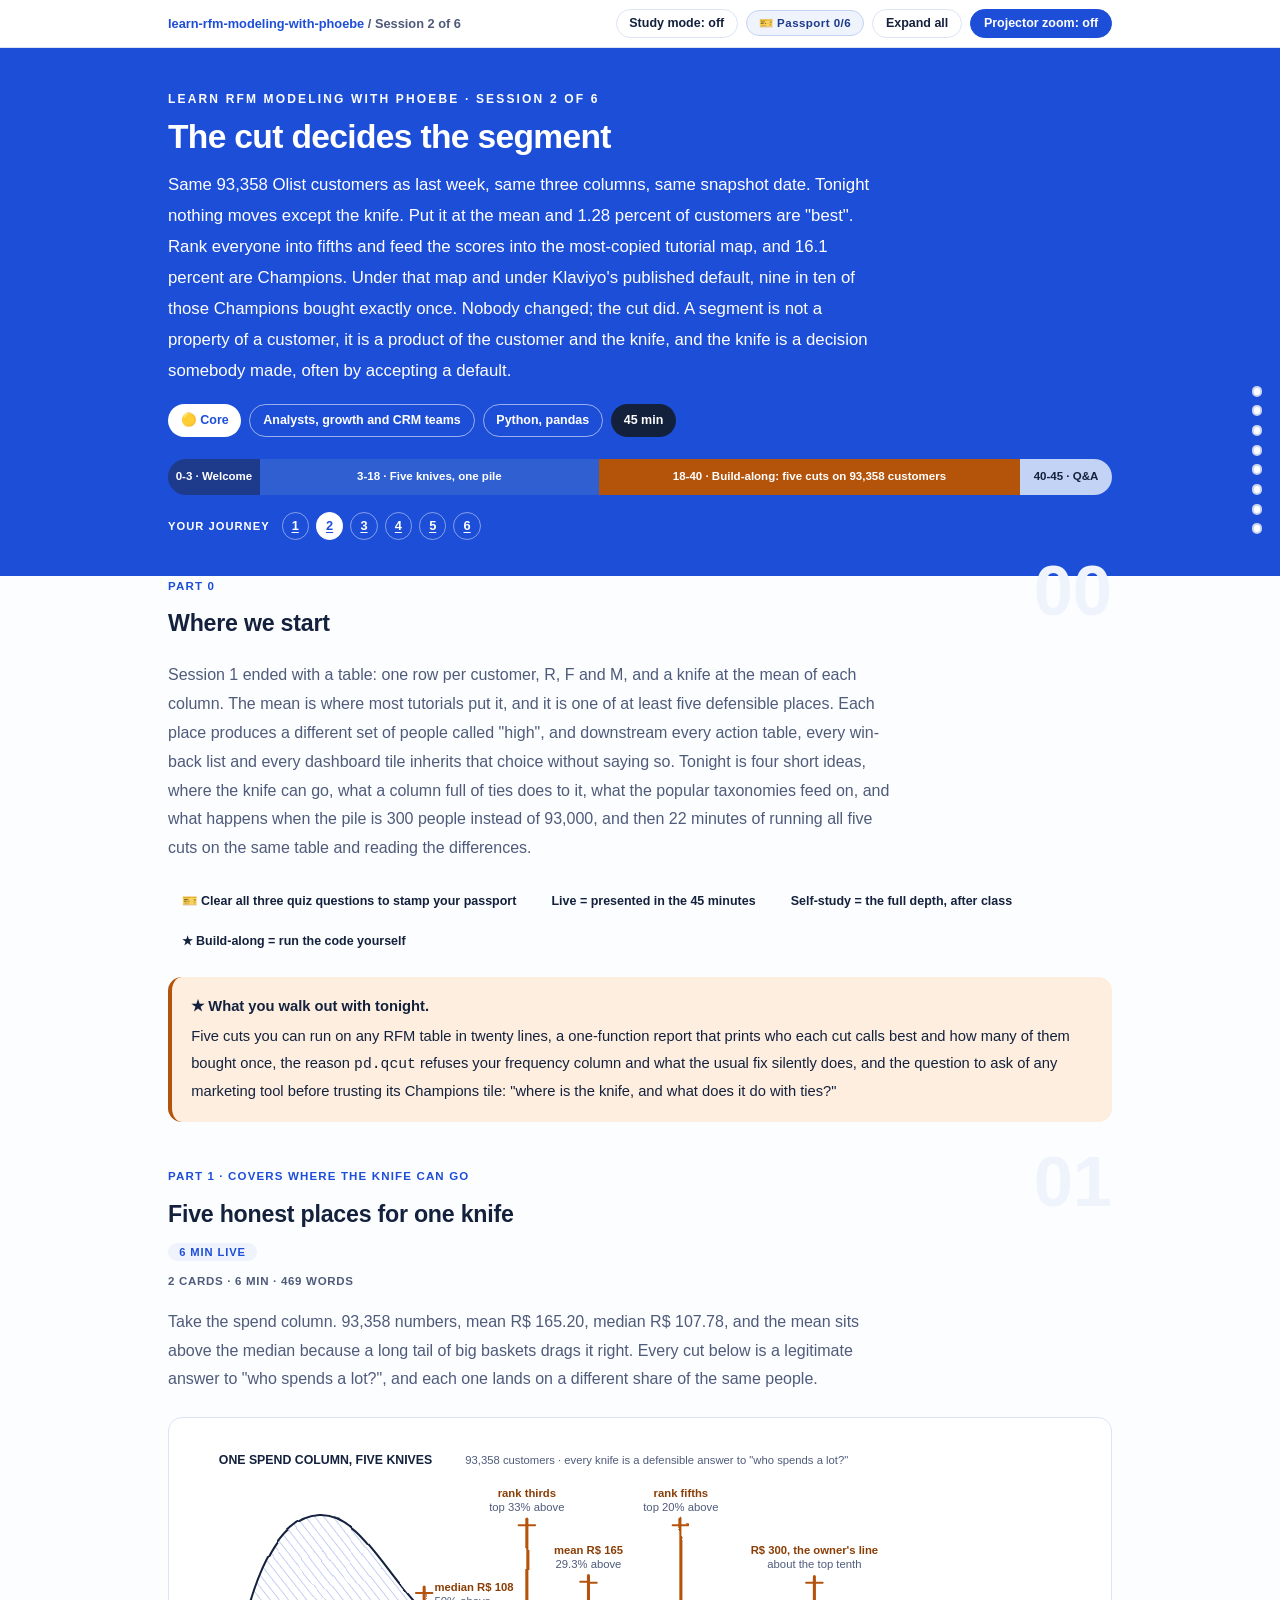
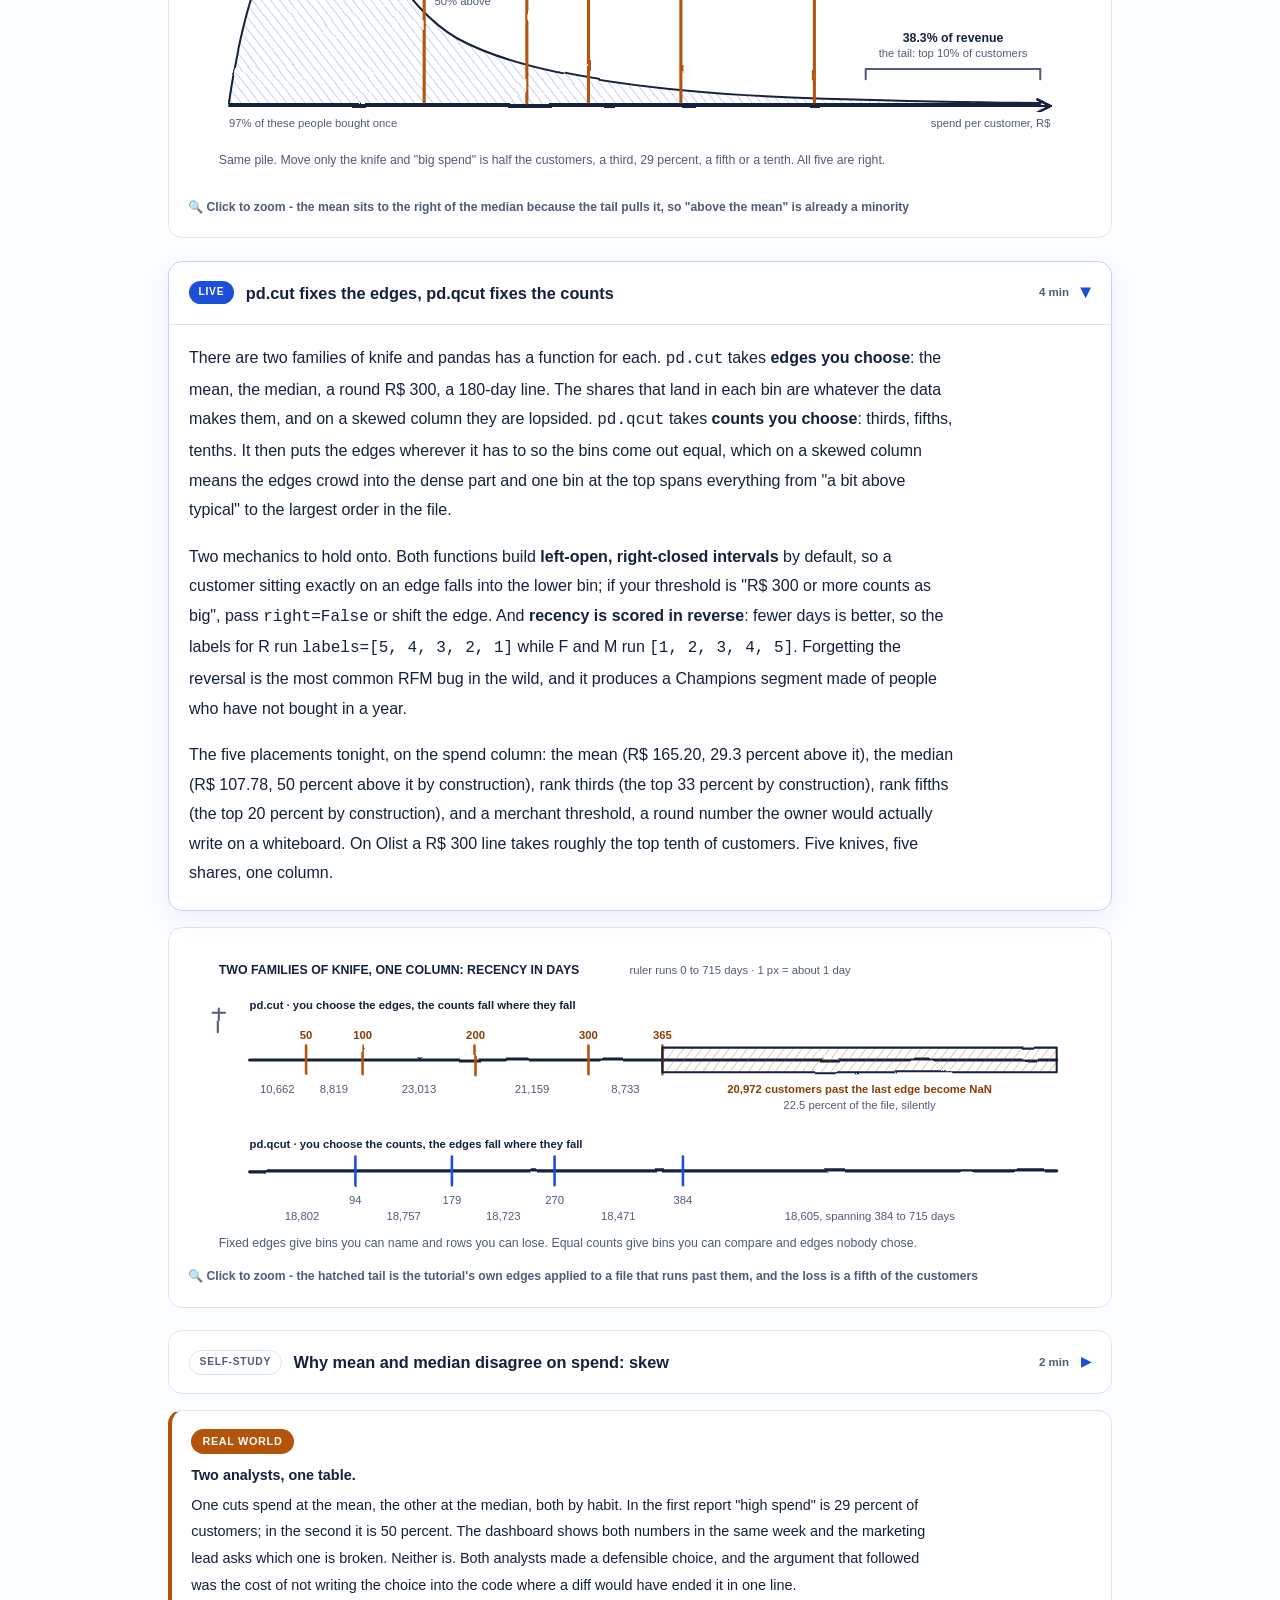
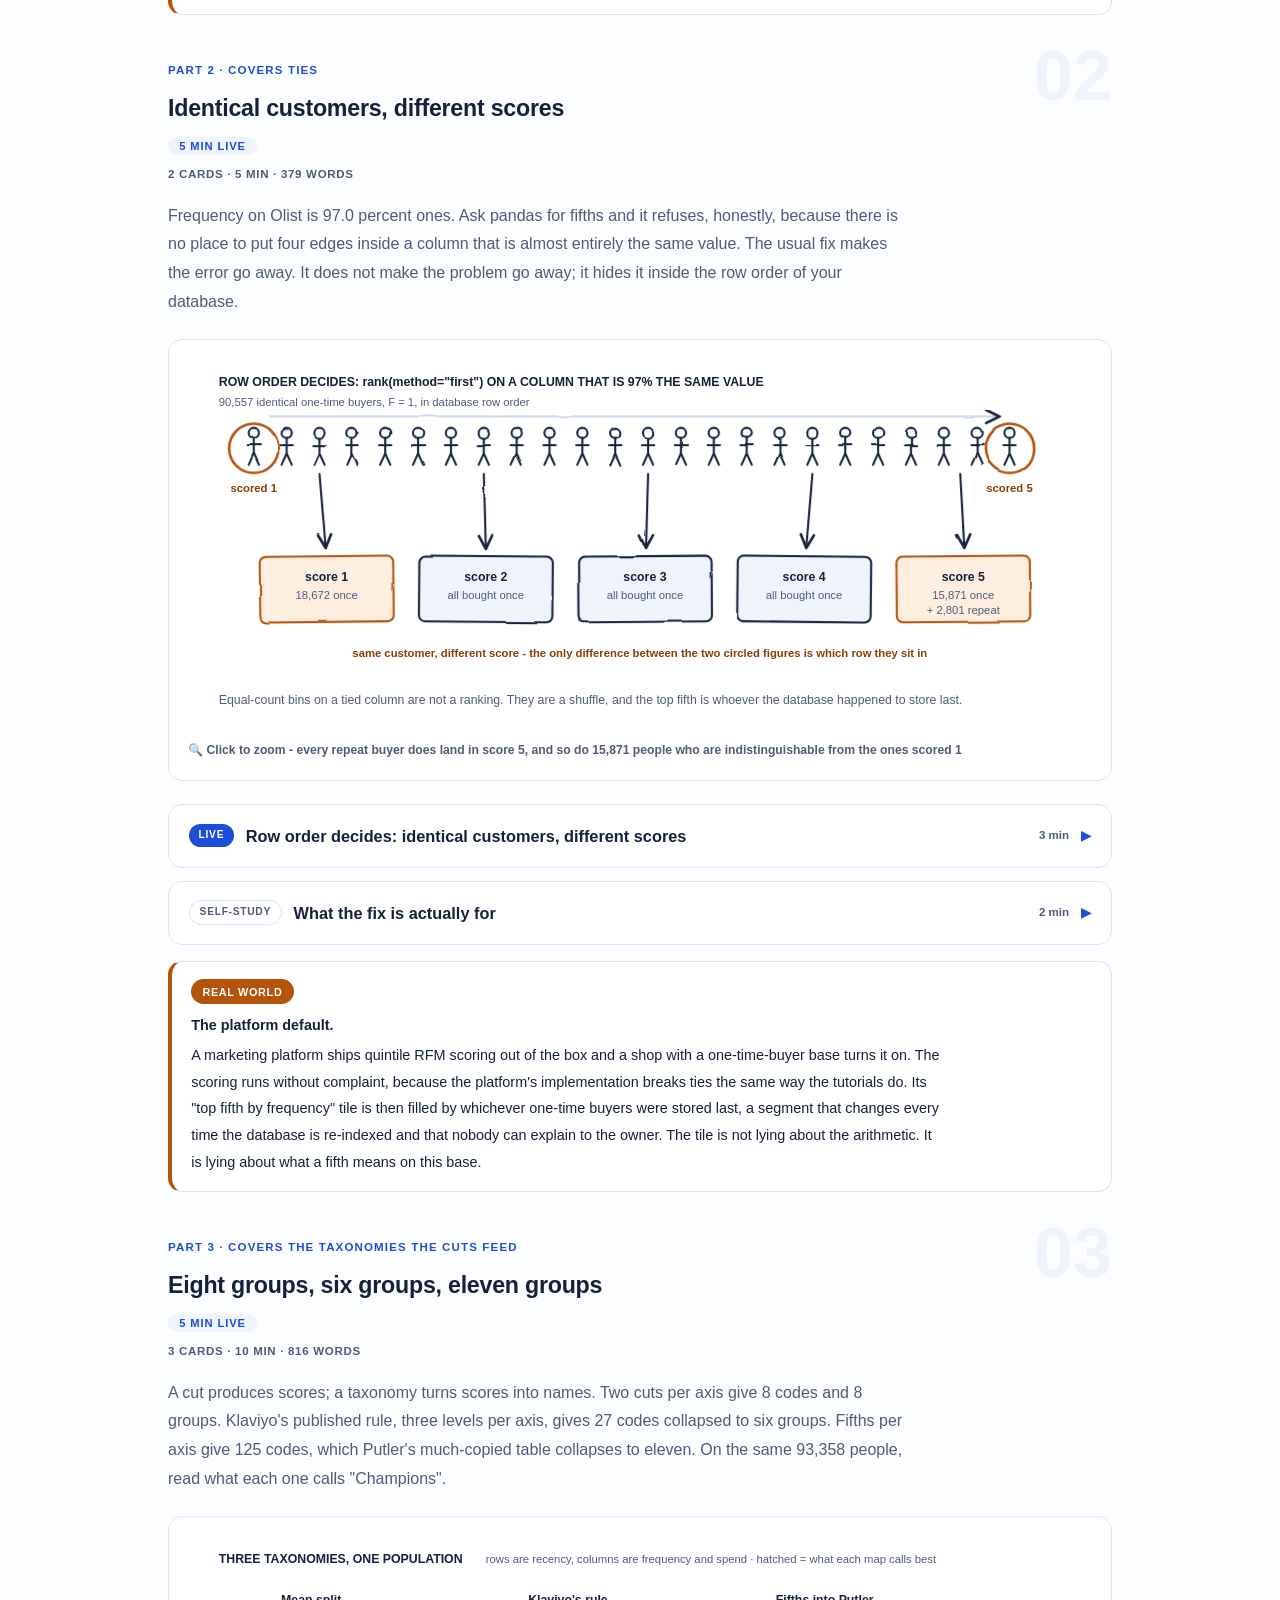
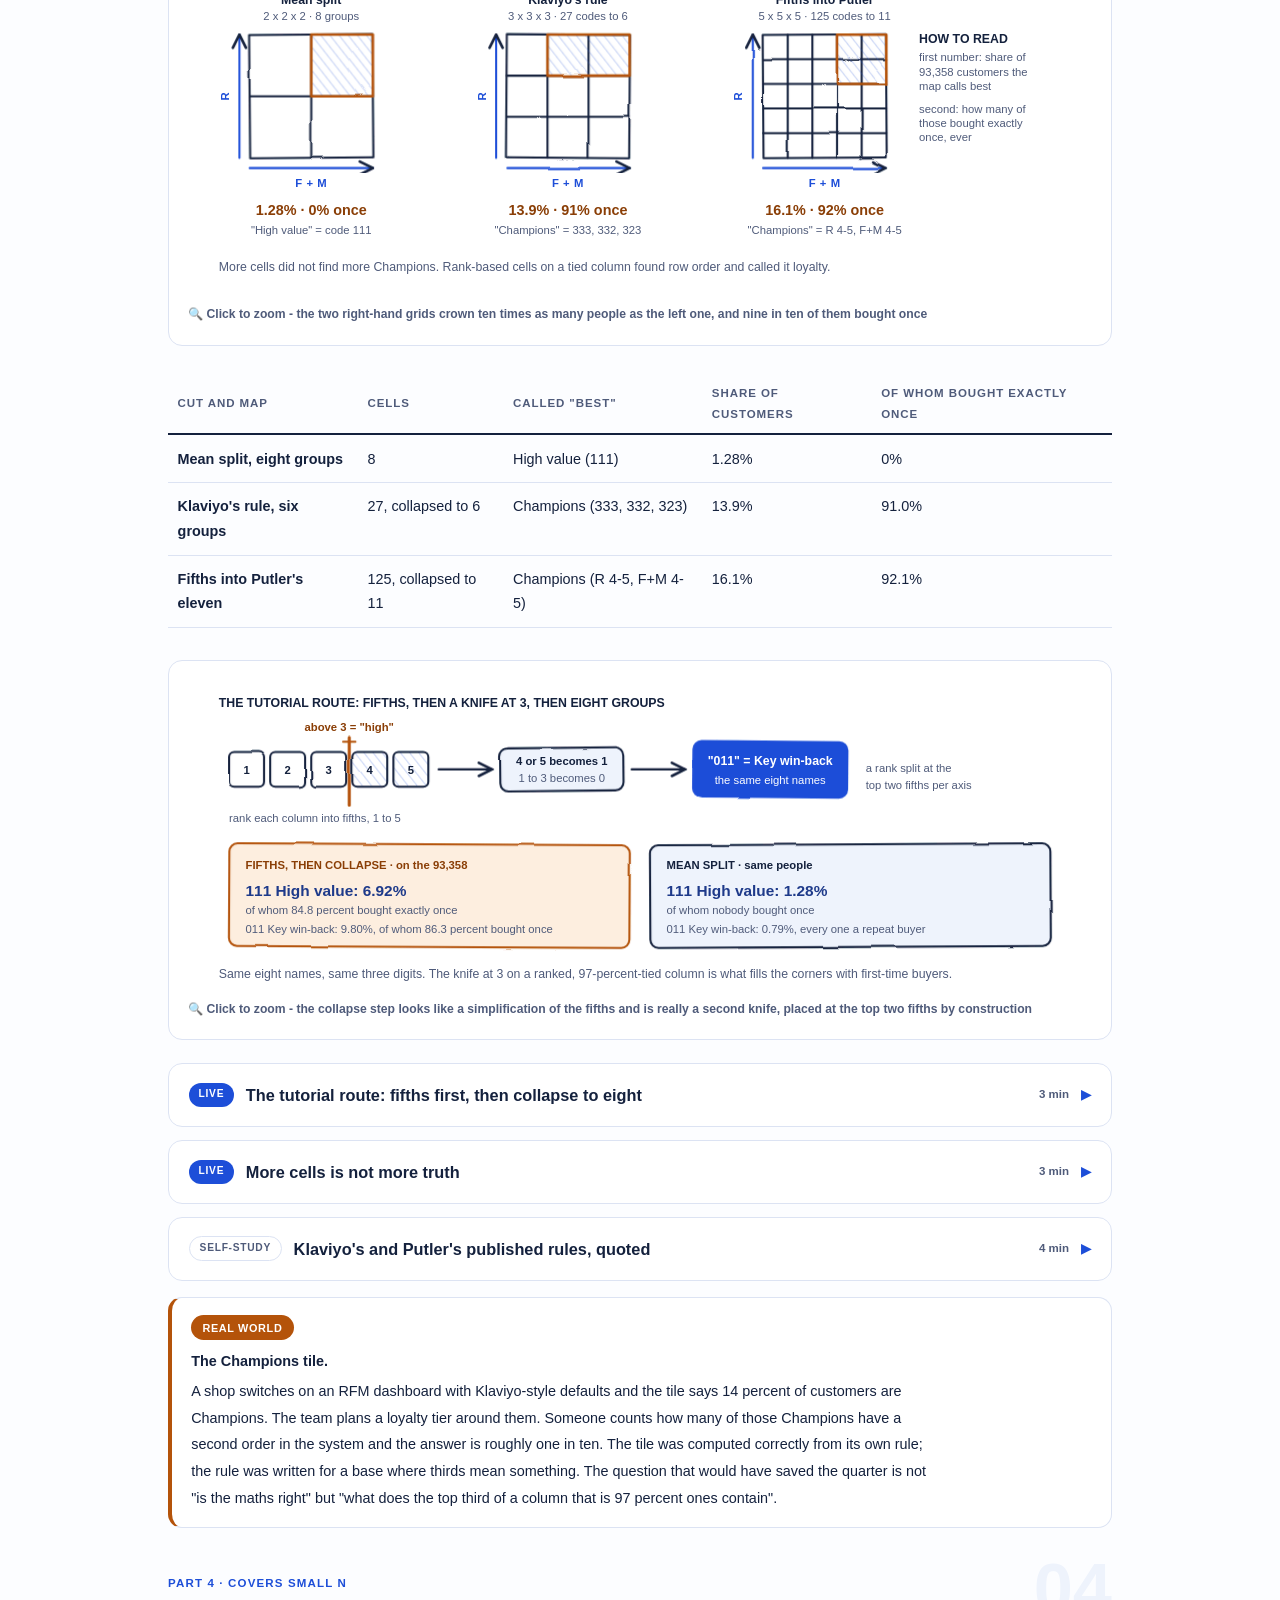
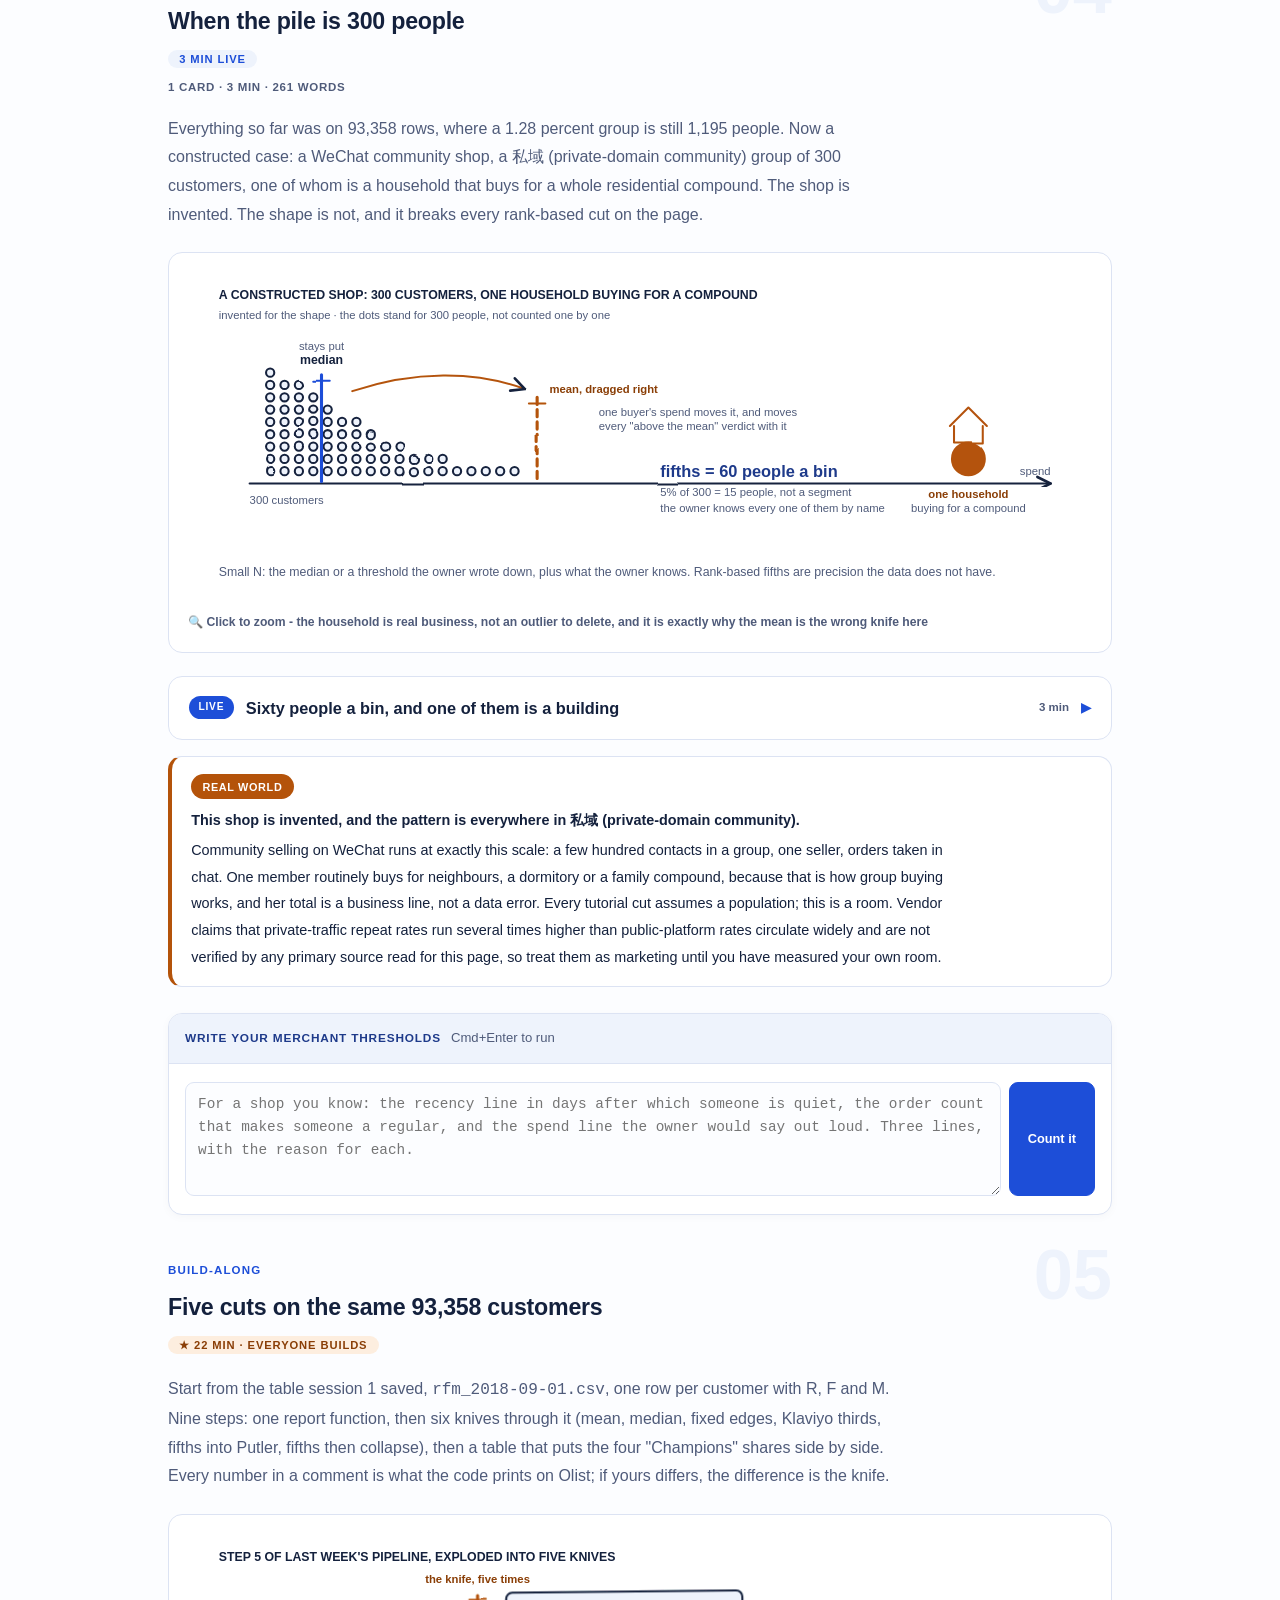
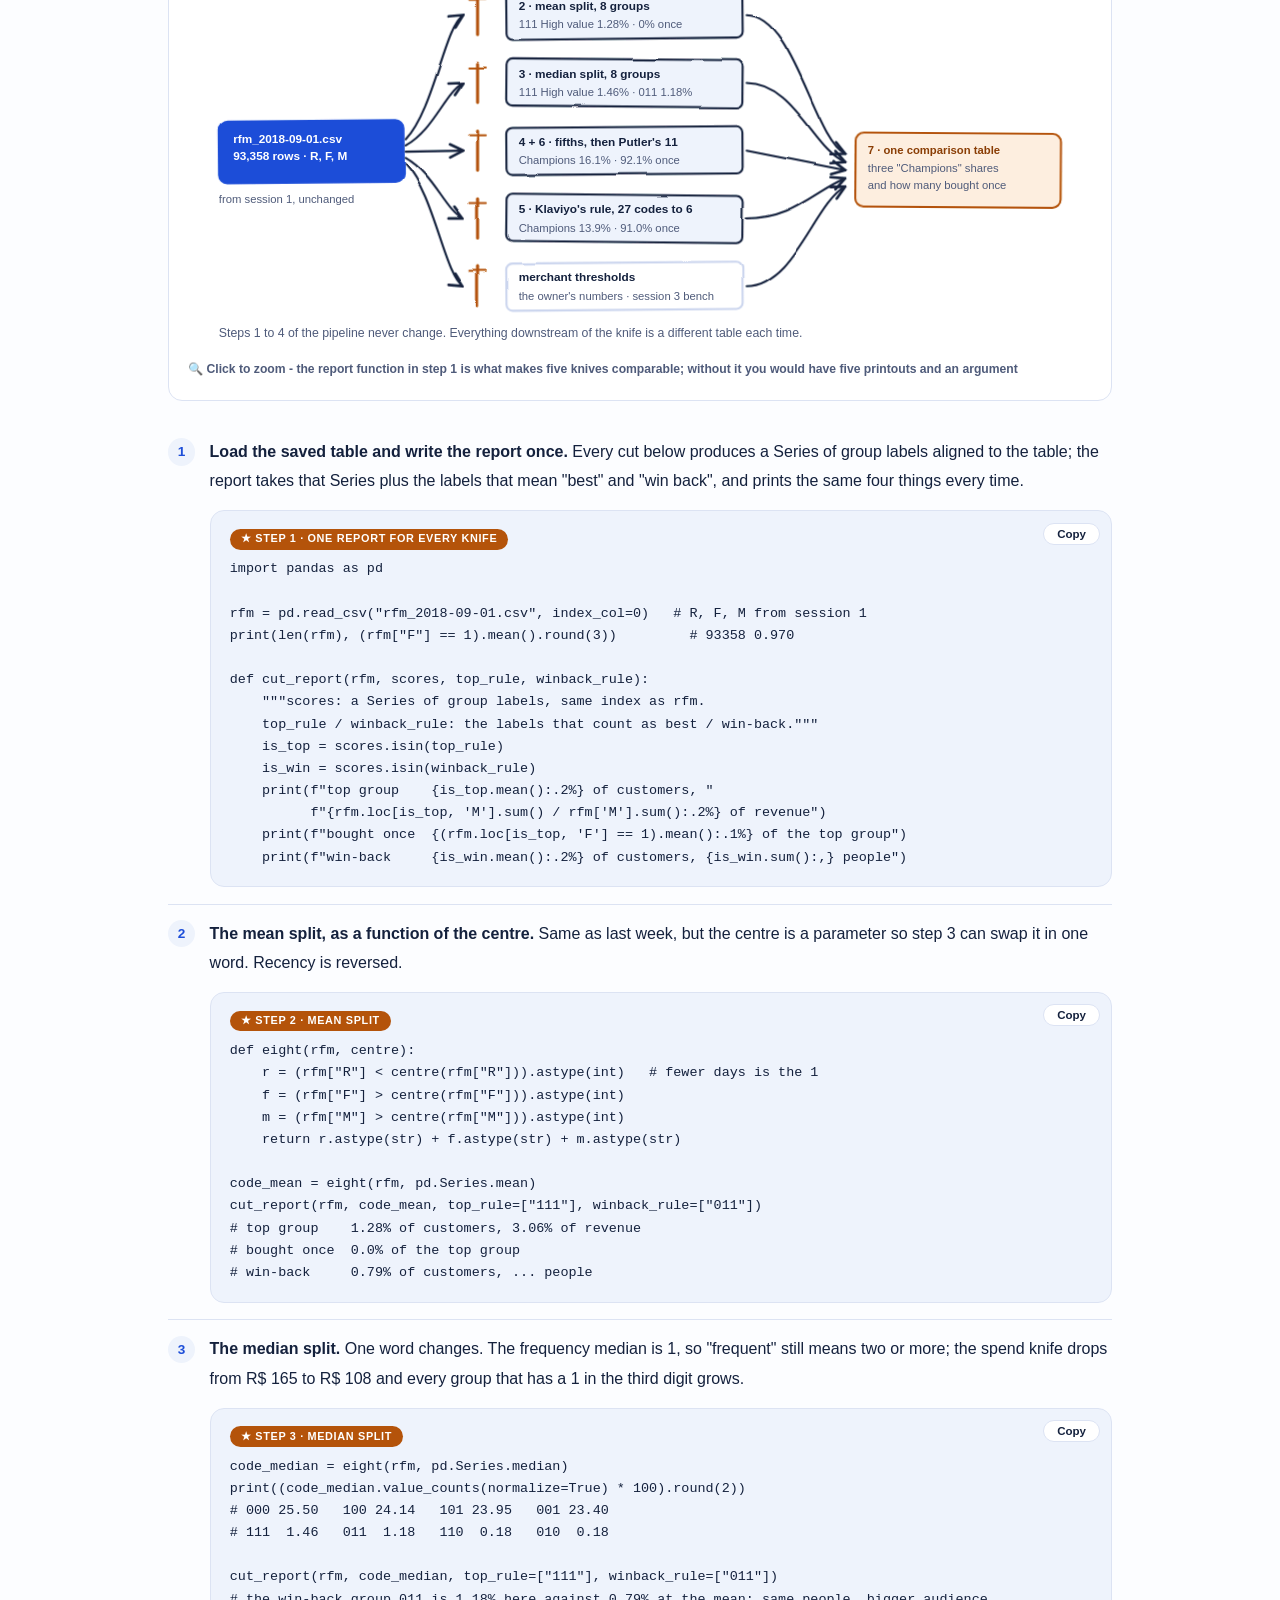
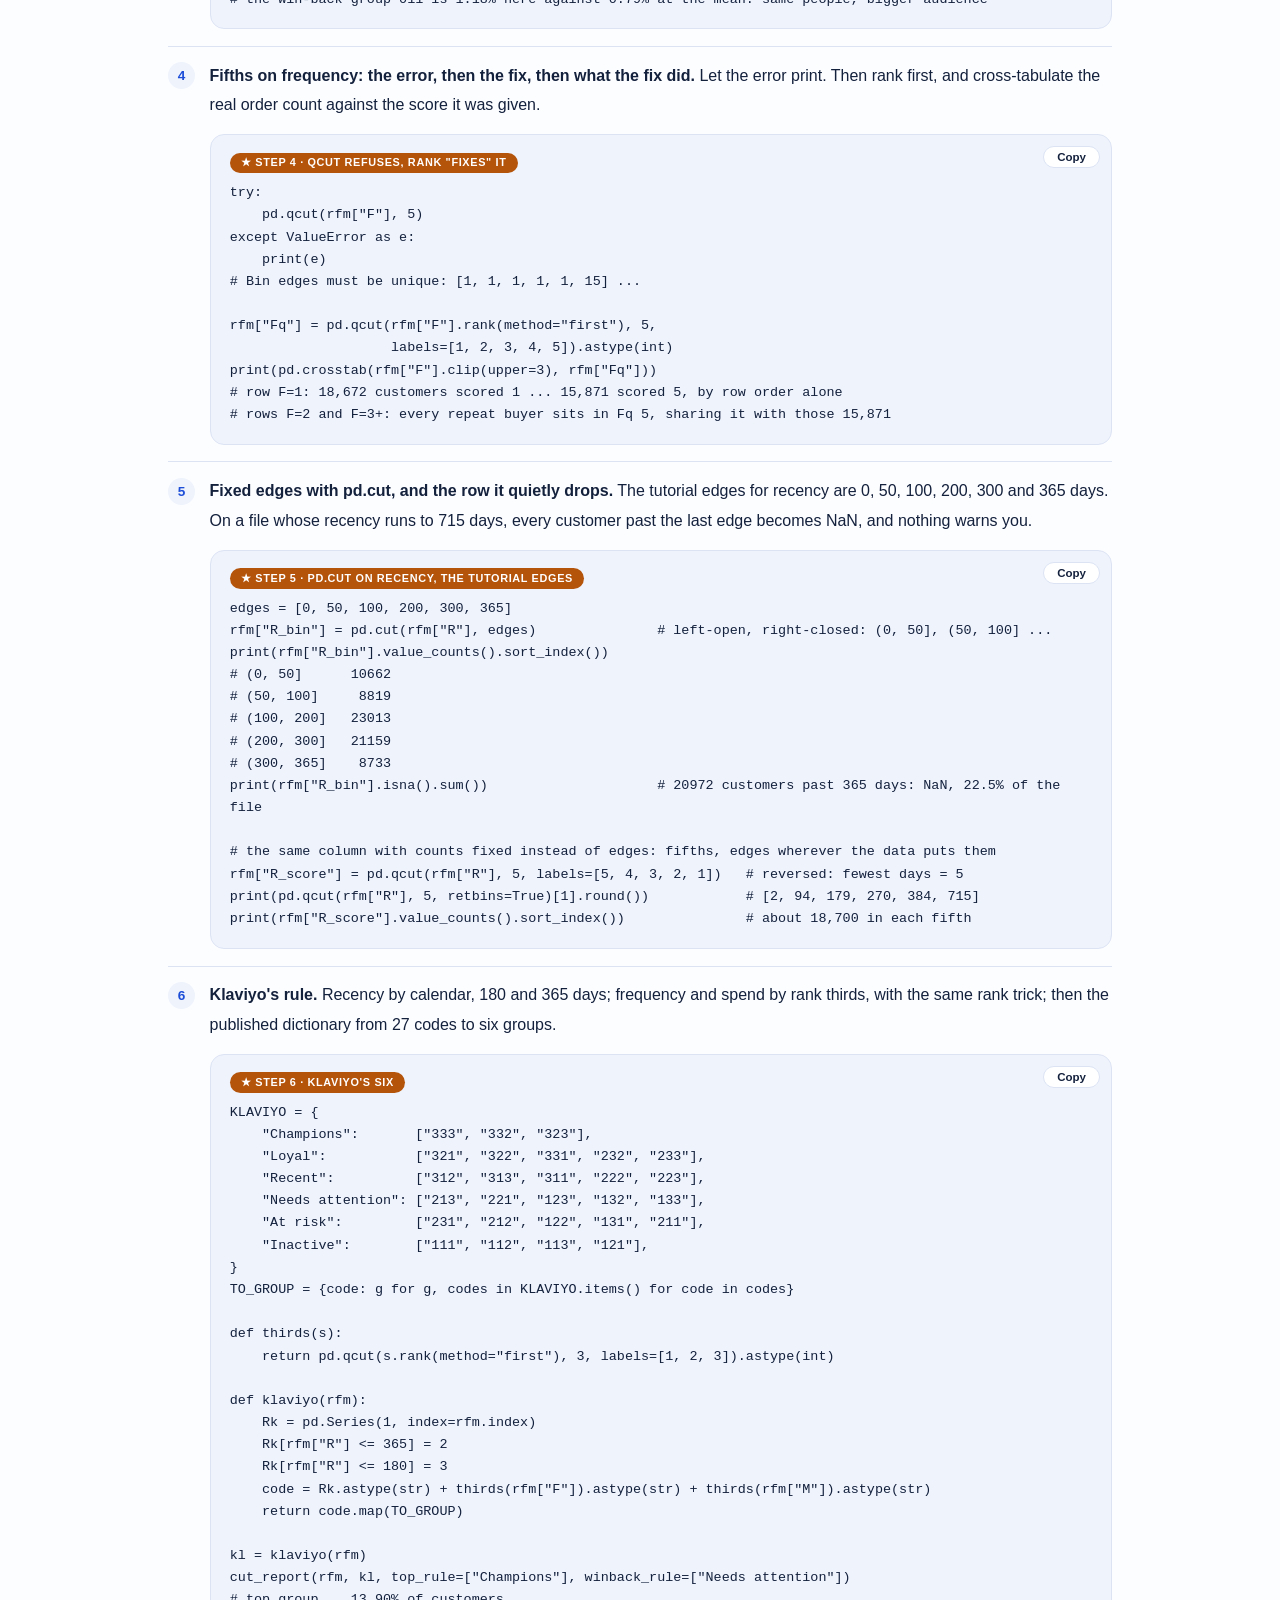
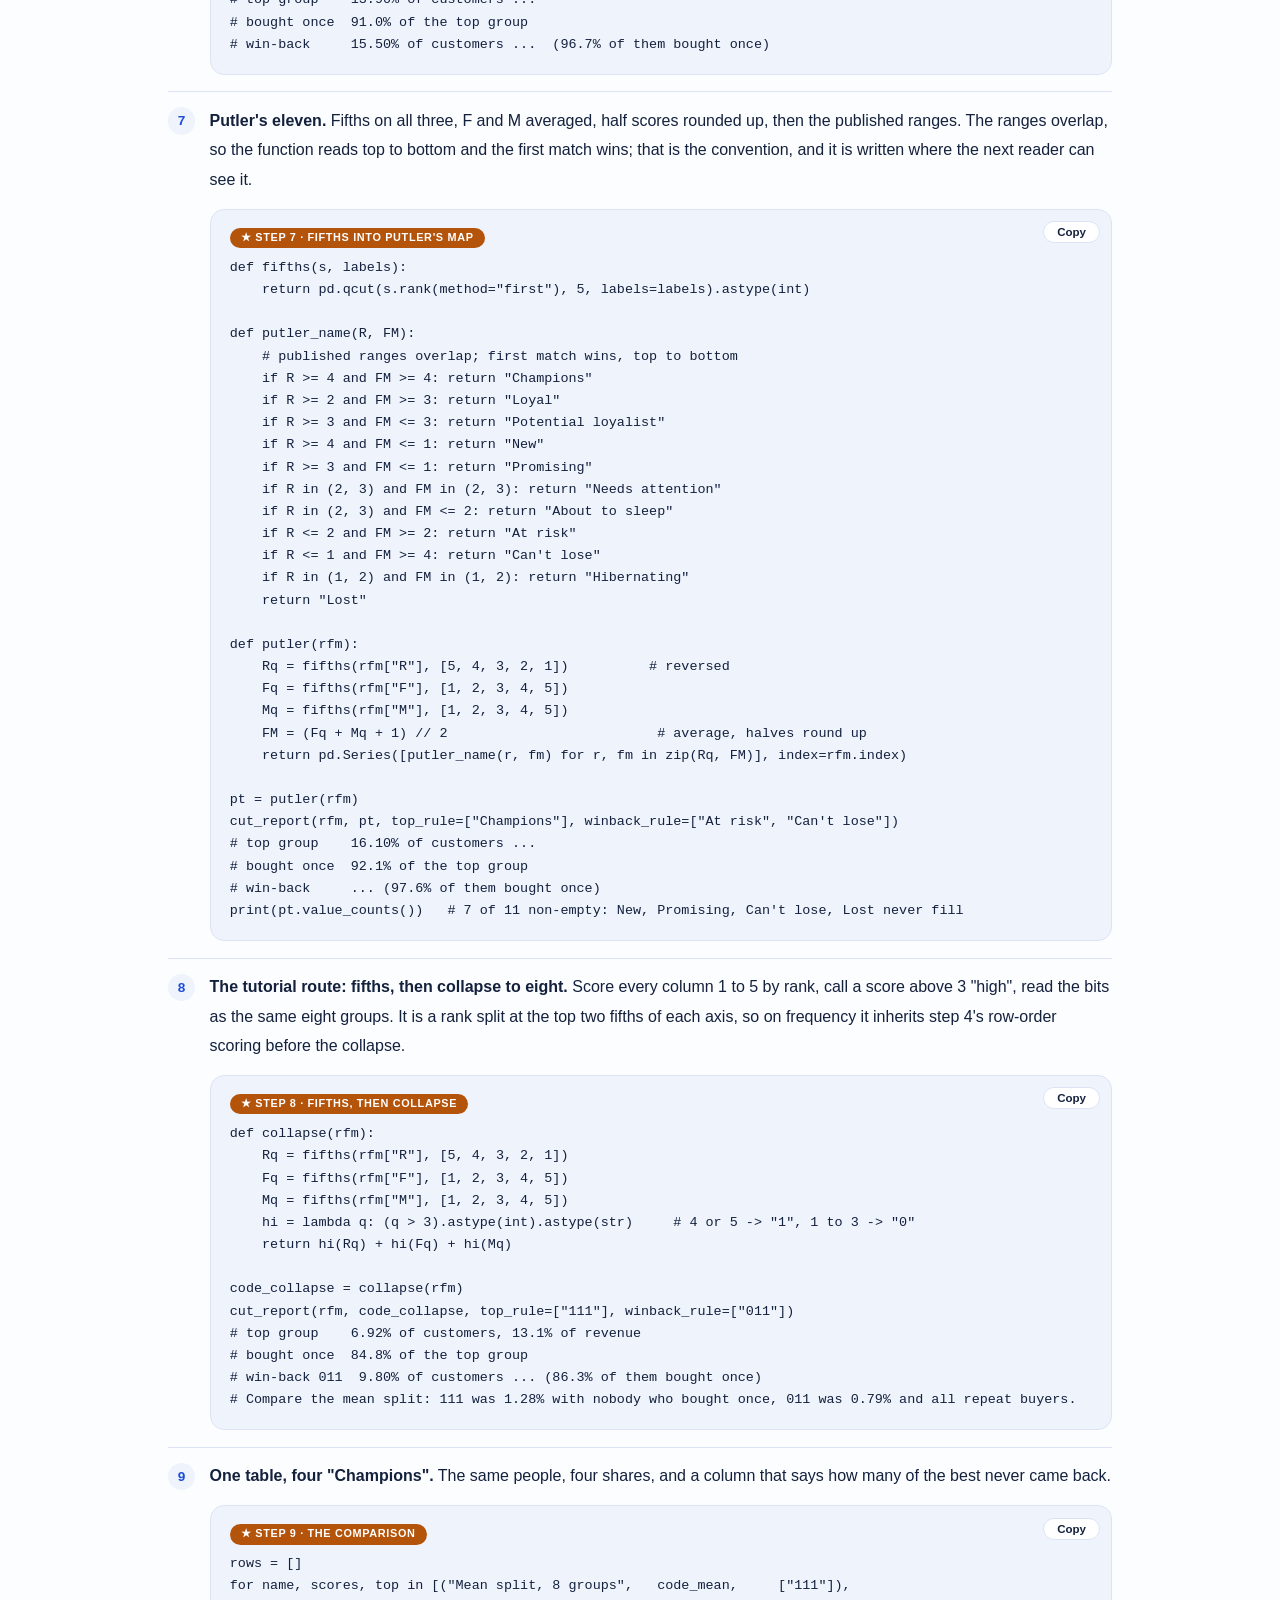
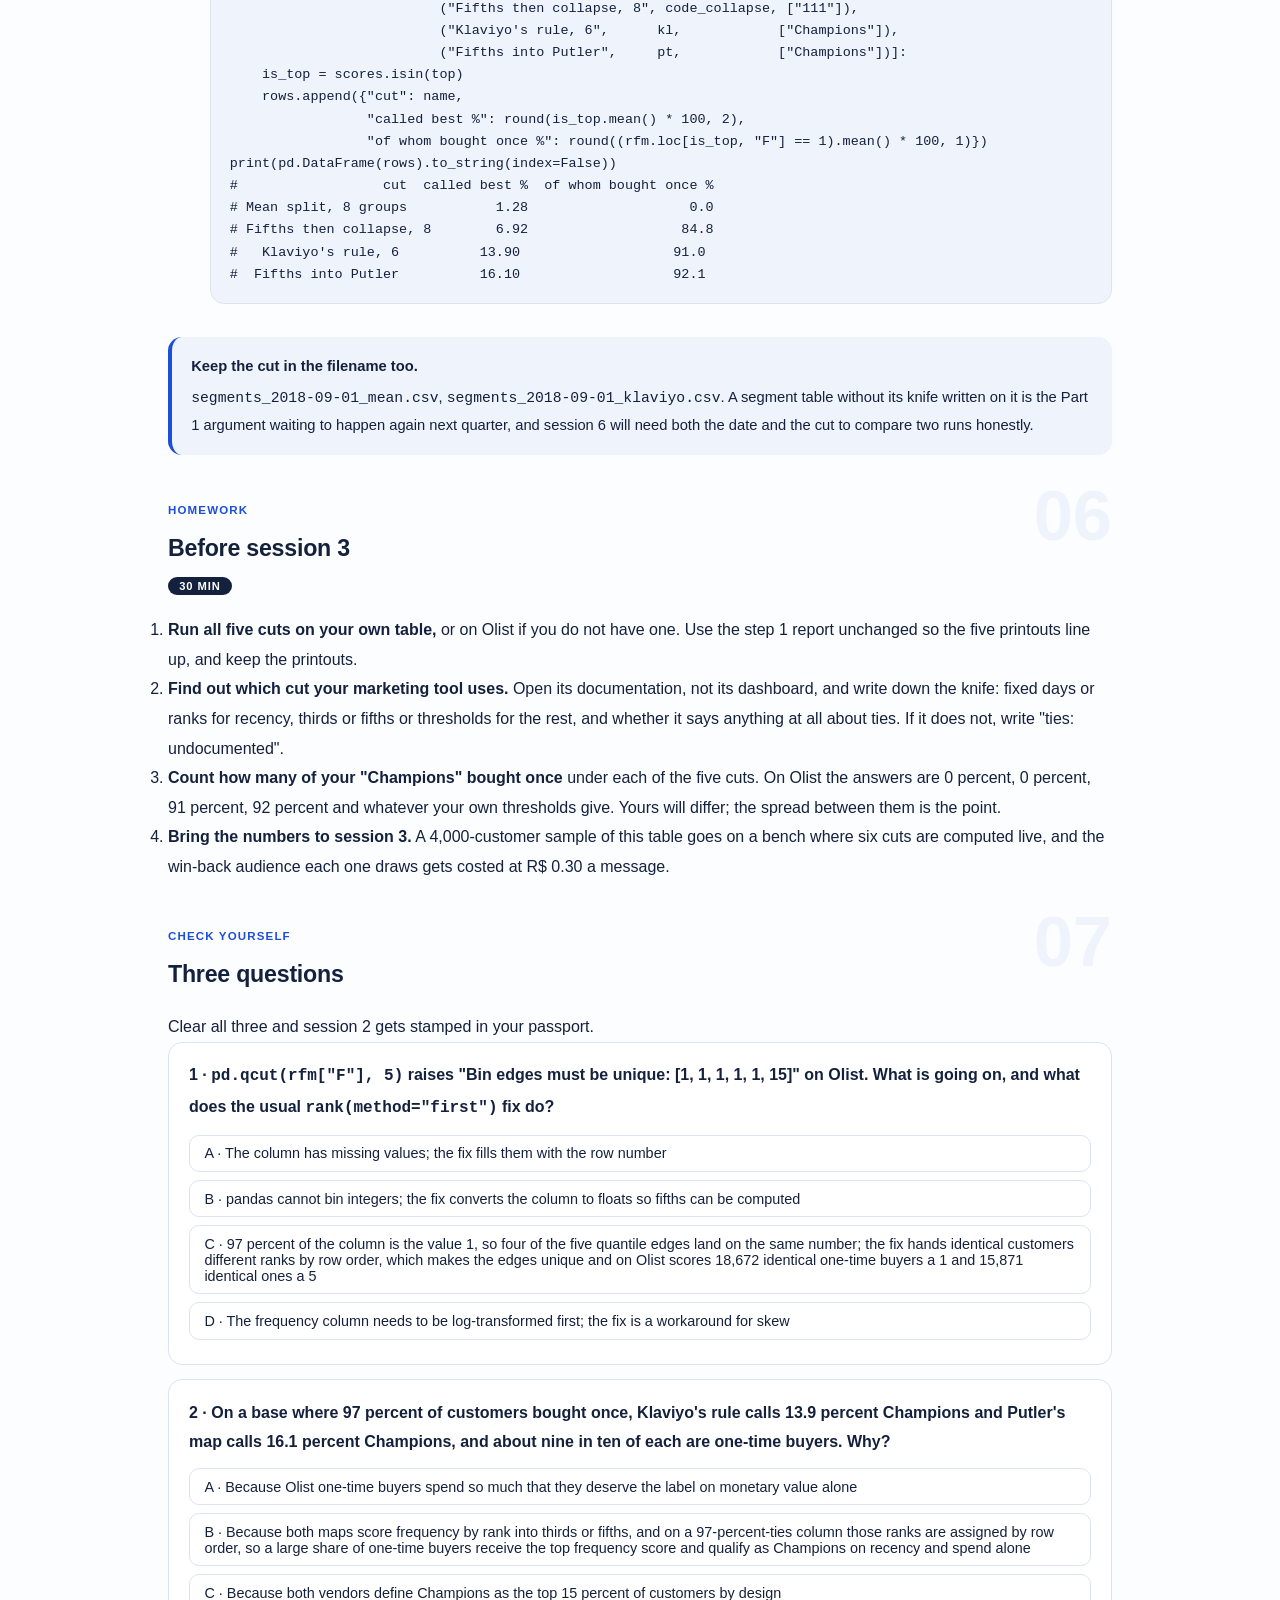
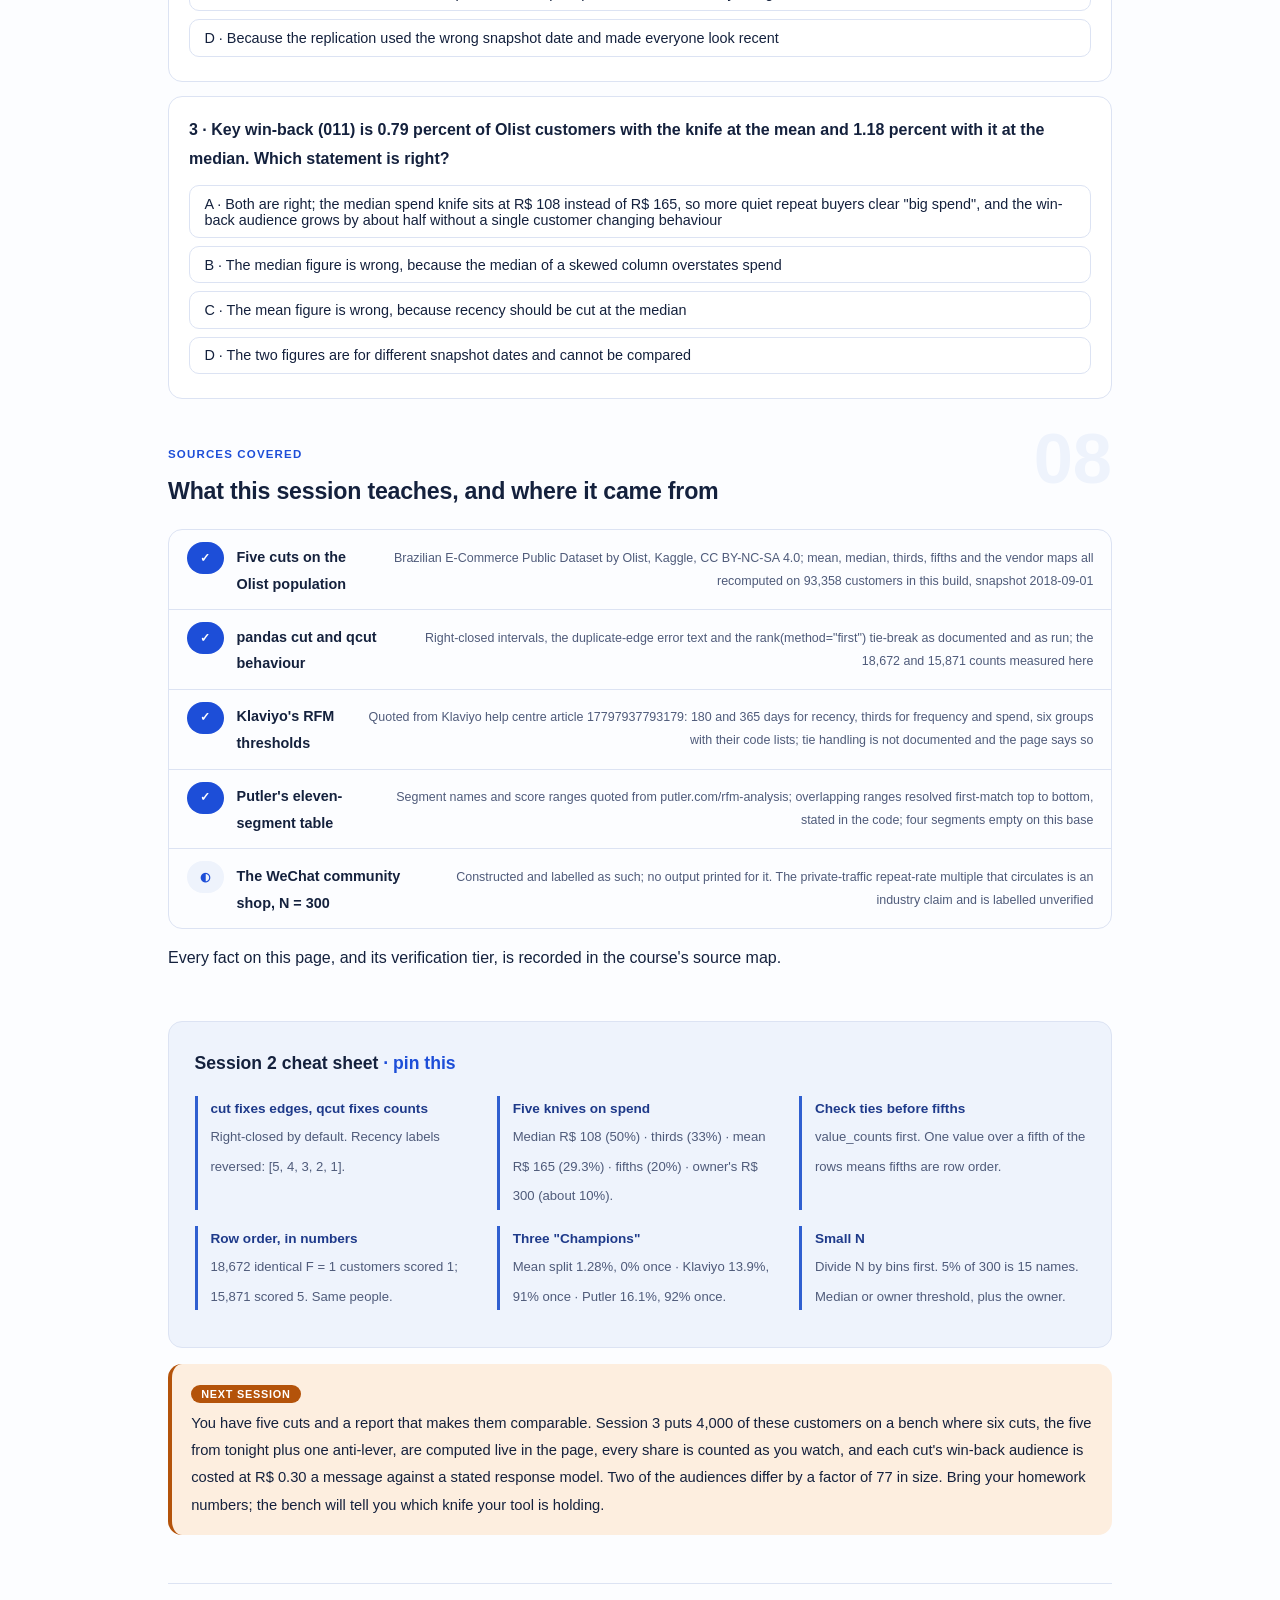
<file: courses/02-the-cut-decides-the-segment.html>
<!DOCTYPE html>
<html lang="en">
<head>
<meta charset="UTF-8">
<meta name="viewport" content="width=device-width, initial-scale=1.0">
<!-- social:start -->
<meta name="description" content="Session 2 of 6. Mean, median, thirds, fifths and a merchant threshold on the same 93,358 customers. The share called best runs from 1.28 percent to 16.1 percent, and under two vendor maps nine in ten of the best bought exactly once. The segment is a product of the cut.">
<meta property="og:type" content="article">
<meta property="og:site_name" content="Learn with Phoebe">
<meta property="og:title" content="The cut decides the segment - learn rfm modeling with phoebe">
<meta property="og:description" content="Session 2 of 6. Same customers, five knives. Who gets called a Champion depends on nothing but where the knife goes, and on a 97-percent-once base the popular defaults crown one-time buyers.">
<meta property="og:url" content="https://phoebefu6.github.io/learn-rfm-modeling-with-phoebe/courses/02-the-cut-decides-the-segment.html">
<meta property="og:image" content="https://phoebefu6.github.io/learn-rfm-modeling-with-phoebe/assets/og-cover.png">
<meta property="og:image:width" content="1200">
<meta property="og:image:height" content="630">
<meta name="twitter:card" content="summary_large_image">
<meta name="twitter:title" content="The cut decides the segment - learn rfm modeling with phoebe">
<meta name="twitter:description" content="Session 2 of 6. Mean, median, thirds, fifths, a merchant line: five cuts on 93,358 real customers and what each one calls best.">
<meta name="twitter:image" content="https://phoebefu6.github.io/learn-rfm-modeling-with-phoebe/assets/og-cover.png">
<!-- social:end -->
<title>Session 2 · The cut decides the segment - learn rfm modeling with phoebe</title>
<link rel="stylesheet" href="../assets/style.css?v=25">
</head>
<body>

<div class="toolbar">
  <div class="wrap">
    <span class="crumb"><a href="../index.html">learn-rfm-modeling-with-phoebe</a> / Session 2 of 6</span>
    <button class="btn" id="toggle-all" type="button">Expand all</button>
    <button class="btn primary" id="zoom-toggle" type="button">Projector zoom: off</button>
  </div>
</div>

<header class="masthead">
  <div class="wrap">
    <div class="eyebrow">Learn RFM Modeling with Phoebe · Session 2 of 6</div>
    <h1>The cut decides <span class="accent">the segment</span></h1>
    <p class="sub">Same 93,358 Olist customers as last week, same three columns, same snapshot date. Tonight nothing moves except the knife. Put it at the mean and 1.28 percent of customers are "best". Rank everyone into fifths and feed the scores into the most-copied tutorial map, and 16.1 percent are Champions. Under that map and under Klaviyo's published default, nine in ten of those Champions bought exactly once. Nobody changed; the cut did. A segment is not a property of a customer, it is a product of the customer and the knife, and the knife is a decision somebody made, often by accepting a default.</p>
    <div class="chip-row">
      <span class="chip level">🟡 Core</span>
      <span class="chip audience">Analysts, growth and CRM teams</span>
      <span class="chip audience">Python, pandas</span>
      <span class="chip time">45 min</span>
    </div>
    <div class="agenda">
      <span class="a1" style="flex:1">0-3 · Welcome</span>
      <span class="a2" style="flex:4">3-18 · Five knives, one pile</span>
      <span class="a3" style="flex:5">18-40 · Build-along: five cuts on 93,358 customers</span>
      <span class="a4" style="flex:1">40-45 · Q&amp;A</span>
    </div>
  </div>
</header>

<main class="wrap">

  <section class="section" id="intro">
    <div class="section-kicker">
      <span class="klabel">Part 0</span>
      <h2>Where we start</h2>
    </div>
    <p class="lede">Session 1 ended with a table: one row per customer, R, F and M, and a knife at the mean of each column. The mean is where most tutorials put it, and it is one of at least five defensible places. Each place produces a different set of people called "high", and downstream every action table, every win-back list and every dashboard tile inherits that choice without saying so. Tonight is four short ideas, where the knife can go, what a column full of ties does to it, what the popular taxonomies feed on, and what happens when the pile is 300 people instead of 93,000, and then 22 minutes of running all five cuts on the same table and reading the differences.</p>

    <div class="legend">
      <span class="pill">🎫 Clear all three quiz questions to stamp your passport</span>
      <span class="pill">Live = presented in the 45 minutes</span>
      <span class="pill">Self-study = the full depth, after class</span>
      <span class="pill">★ Build-along = run the code yourself</span>
    </div>

    <div class="callout win">
      <p><strong>★ What you walk out with tonight.</strong> Five cuts you can run on any RFM table in twenty lines, a one-function report that prints who each cut calls best and how many of them bought once, the reason <code>pd.qcut</code> refuses your frequency column and what the usual fix silently does, and the question to ask of any marketing tool before trusting its Champions tile: "where is the knife, and what does it do with ties?"</p>
    </div>
  </section>

  <section class="section" id="part-1">
    <div class="section-kicker">
      <span class="klabel">Part 1 · covers where the knife can go</span>
      <h2>Five honest places for one knife</h2>
      <span class="tag concept">6 min live</span>
    </div>
    <p class="lede">Take the spend column. 93,358 numbers, mean R$ 165.20, median R$ 107.78, and the mean sits above the median because a long tail of big baskets drags it right. Every cut below is a legitimate answer to "who spends a lot?", and each one lands on a different share of the same people.</p>

    <figure class="zoomable">
      <svg viewBox="0 0 880 340" xmlns="http://www.w3.org/2000/svg" role="img" aria-label="A hand-drawn right-skewed pile of customer spend with five knives standing in it. From left: the median at 108 reais with 50 percent above, rank thirds with the top 33 percent above, the mean at 165 reais with 29.3 percent above, rank fifths with the top 20 percent above, and a merchant line at 300 reais with about the top tenth above. A side note says the top 10 percent of customers hold 38.3 percent of revenue.">
        <defs>
          <filter id="s2aSk" x="-3%" y="-3%" width="106%" height="106%"><feTurbulence type="fractalNoise" baseFrequency="0.02" numOctaves="2" seed="52" result="n"/><feDisplacementMap in="SourceGraphic" in2="n" scale="2.4" xChannelSelector="R" yChannelSelector="G"/></filter>
          <pattern id="s2aHc" patternUnits="userSpaceOnUse" width="7" height="7" patternTransform="rotate(-38)"><line x1="0" y1="0" x2="0" y2="7" stroke="#1D4ED8" stroke-width="1" opacity=".5"/></pattern>
          <marker id="s2aAr" viewBox="0 0 10 10" refX="9" refY="5" markerWidth="8" markerHeight="8" orient="auto"><path d="M1 1 L9 5 L1 9" fill="none" stroke="#14213D" stroke-width="1.6" stroke-linecap="round"/></marker>
        </defs>
        <style>
          .s2aH { font: 800 12px Inter, sans-serif; fill: #14213D; }
          .s2aL { font: 600 12px Inter, sans-serif; fill: #14213D; }
          .s2aS { font: 400 11px Inter, sans-serif; fill: #4F5B7A; }
          .s2aB { font: 800 11px Inter, sans-serif; fill: #8A3E06; }
          .s2aV { font: 800 16px Inter, sans-serif; fill: #1E3A8A; }
          .s2aN { font: 400 12px Inter, sans-serif; fill: #4F5B7A; }
        </style>

        <text class="s2aH" x="30" y="26">ONE SPEND COLUMN, FIVE KNIVES</text>
        <text class="s2aS" x="270" y="26">93,358 customers · every knife is a defensible answer to "who spends a lot?"</text>

        <g filter="url(#s2aSk)" fill="none" stroke="#14213D" stroke-width="2" stroke-linecap="round" stroke-linejoin="round">
          <!-- the pile: right-skewed spend -->
          <path d="M40 258 C56 150 82 78 128 76 C176 74 200 160 262 196 C330 234 470 250 620 255 C720 258 790 259 830 259 L830 260 L40 260 Z" fill="url(#s2aHc)"/>
          <!-- baseline -->
          <path d="M40 262 L840 262" marker-end="url(#s2aAr)"/>
          <!-- knives: blade + handle, tangerine -->
          <path d="M230 146 L230 258" stroke="#B4530A" stroke-width="3"/>
          <path d="M222 152 L238 152" stroke="#B4530A"/>
          <path d="M330 80 L330 258" stroke="#B4530A" stroke-width="3"/>
          <path d="M322 86 L338 86" stroke="#B4530A"/>
          <path d="M390 136 L390 258" stroke="#B4530A" stroke-width="3"/>
          <path d="M382 142 L398 142" stroke="#B4530A"/>
          <path d="M480 80 L480 258" stroke="#B4530A" stroke-width="3"/>
          <path d="M472 86 L488 86" stroke="#B4530A"/>
          <path d="M610 136 L610 258" stroke="#B4530A" stroke-width="3"/>
          <path d="M602 142 L618 142" stroke="#B4530A"/>
          <!-- the tail bracket -->
          <path d="M660 236 L660 226 L830 226 L830 236" stroke="#4F5B7A"/>
        </g>

        <text class="s2aB" x="240" y="150">median R$ 108</text>
        <text class="s2aS" x="240" y="164">50% above</text>
        <text class="s2aB" x="330" y="58" text-anchor="middle">rank thirds</text>
        <text class="s2aS" x="330" y="72" text-anchor="middle">top 33% above</text>
        <text class="s2aB" x="390" y="114" text-anchor="middle">mean R$ 165</text>
        <text class="s2aS" x="390" y="128" text-anchor="middle">29.3% above</text>
        <text class="s2aB" x="480" y="58" text-anchor="middle">rank fifths</text>
        <text class="s2aS" x="480" y="72" text-anchor="middle">top 20% above</text>
        <text class="s2aB" x="610" y="114" text-anchor="middle">R$ 300, the owner's line</text>
        <text class="s2aS" x="610" y="128" text-anchor="middle">about the top tenth</text>

        <text class="s2aS" x="745" y="214" text-anchor="middle">the tail: top 10% of customers</text>
        <text class="s2aL" x="745" y="200" text-anchor="middle">38.3% of revenue</text>
        <text class="s2aS" x="840" y="282" text-anchor="end">spend per customer, R$</text>
        <text class="s2aS" x="40" y="282">97% of these people bought once</text>

        <text class="s2aN" x="30" y="318">Same pile. Move only the knife and "big spend" is half the customers, a third, 29 percent, a fifth or a tenth. All five are right.</text>
      </svg>
      <figcaption>🔍 Click to zoom - the mean sits to the right of the median because the tail pulls it, so "above the mean" is already a minority</figcaption>
    </figure>

    <details class="card" open>
      <summary><span class="mode live">Live</span>pd.cut fixes the edges, pd.qcut fixes the counts<span class="mini">4 min</span><span class="caret">▶</span></summary>
      <div class="body">
        <p>There are two families of knife and pandas has a function for each. <code>pd.cut</code> takes <strong>edges you choose</strong>: the mean, the median, a round R$ 300, a 180-day line. The shares that land in each bin are whatever the data makes them, and on a skewed column they are lopsided. <code>pd.qcut</code> takes <strong>counts you choose</strong>: thirds, fifths, tenths. It then puts the edges wherever it has to so the bins come out equal, which on a skewed column means the edges crowd into the dense part and one bin at the top spans everything from "a bit above typical" to the largest order in the file.</p>
        <p>Two mechanics to hold onto. Both functions build <strong>left-open, right-closed intervals</strong> by default, so a customer sitting exactly on an edge falls into the lower bin; if your threshold is "R$ 300 or more counts as big", pass <code>right=False</code> or shift the edge. And <strong>recency is scored in reverse</strong>: fewer days is better, so the labels for R run <code>labels=[5, 4, 3, 2, 1]</code> while F and M run <code>[1, 2, 3, 4, 5]</code>. Forgetting the reversal is the most common RFM bug in the wild, and it produces a Champions segment made of people who have not bought in a year.</p>
        <p>The five placements tonight, on the spend column: the mean (R$ 165.20, 29.3 percent above it), the median (R$ 107.78, 50 percent above it by construction), rank thirds (the top 33 percent by construction), rank fifths (the top 20 percent by construction), and a merchant threshold, a round number the owner would actually write on a whiteboard. On Olist a R$ 300 line takes roughly the top tenth of customers. Five knives, five shares, one column.</p>
      </div>
    </details>


    <figure class="zoomable">
      <svg viewBox="0 0 880 300" xmlns="http://www.w3.org/2000/svg" role="img" aria-label="Two hand-drawn rulers of recency in days from 0 to 715. The top ruler has the fixed edges 50, 100, 200, 300 and 365 with very unequal bin counts of 10,662, 8,819, 23,013, 21,159 and 8,733 customers, and a hatched region past 365 days holding 20,972 customers that pd.cut turns into NaN. The bottom ruler has equal counts of about 18,700 per fifth and the edges land wherever the data puts them: 94, 179, 270 and 384 days.">
        <defs>
          <filter id="s2fSk" x="-3%" y="-3%" width="106%" height="106%"><feTurbulence type="fractalNoise" baseFrequency="0.02" numOctaves="2" seed="83" result="n"/><feDisplacementMap in="SourceGraphic" in2="n" scale="2.4" xChannelSelector="R" yChannelSelector="G"/></filter>
          <pattern id="s2fHc" patternUnits="userSpaceOnUse" width="7" height="7" patternTransform="rotate(-38)"><line x1="0" y1="0" x2="0" y2="7" stroke="#1D4ED8" stroke-width="1" opacity=".5"/></pattern>
          <pattern id="s2fHt" patternUnits="userSpaceOnUse" width="7" height="7" patternTransform="rotate(38)"><line x1="0" y1="0" x2="0" y2="7" stroke="#B4530A" stroke-width="1" opacity=".6"/></pattern>
        </defs>
        <style>
          .s2fH { font: 800 12px Inter, sans-serif; fill: #14213D; }
          .s2fL { font: 600 11px Inter, sans-serif; fill: #14213D; }
          .s2fS { font: 400 11px Inter, sans-serif; fill: #4F5B7A; }
          .s2fB { font: 800 11px Inter, sans-serif; fill: #8A3E06; }
          .s2fN { font: 400 12px Inter, sans-serif; fill: #4F5B7A; }
        </style>

        <text class="s2fH" x="30" y="26">TWO FAMILIES OF KNIFE, ONE COLUMN: RECENCY IN DAYS</text>
        <text class="s2fS" x="430" y="26">ruler runs 0 to 715 days · 1 px = about 1 day</text>

        <g filter="url(#s2fSk)" fill="none" stroke="#14213D" stroke-width="2" stroke-linecap="round" stroke-linejoin="round">
          <!-- top ruler: pd.cut fixed edges. x = 60 + days x 1.1 -->
          <path d="M60 110 L846 110" stroke-width="3"/>
          <path d="M115 96 L115 124 M170 96 L170 124 M280 96 L280 124 M390 96 L390 124 M462 96 L462 124" stroke="#B4530A" stroke-width="2.5"/>
          <rect x="462" y="98" width="384" height="24" fill="url(#s2fHt)"/>
          <!-- bottom ruler: qcut equal counts -->
          <path d="M60 218 L846 218" stroke-width="3"/>
          <path d="M163 204 L163 232 M257 204 L257 232 M357 204 L357 232 M482 204 L482 232" stroke="#1D4ED8" stroke-width="2.5"/>
          <!-- a small knife doodle -->
          <path d="M30 60 L30 84 M24 64 L36 64" stroke="#4F5B7A"/>
        </g>

        <text class="s2fL" x="60" y="60">pd.cut · you choose the edges, the counts fall where they fall</text>
        <text class="s2fB" x="115" y="90" text-anchor="middle">50</text>
        <text class="s2fB" x="170" y="90" text-anchor="middle">100</text>
        <text class="s2fB" x="280" y="90" text-anchor="middle">200</text>
        <text class="s2fB" x="390" y="90" text-anchor="middle">300</text>
        <text class="s2fB" x="462" y="90" text-anchor="middle">365</text>
        <text class="s2fS" x="87" y="142" text-anchor="middle">10,662</text>
        <text class="s2fS" x="142" y="142" text-anchor="middle">8,819</text>
        <text class="s2fS" x="225" y="142" text-anchor="middle">23,013</text>
        <text class="s2fS" x="335" y="142" text-anchor="middle">21,159</text>
        <text class="s2fS" x="426" y="142" text-anchor="middle">8,733</text>
        <text class="s2fB" x="654" y="142" text-anchor="middle">20,972 customers past the last edge become NaN</text>
        <text class="s2fS" x="654" y="158" text-anchor="middle">22.5 percent of the file, silently</text>

        <text class="s2fL" x="60" y="196">pd.qcut · you choose the counts, the edges fall where they fall</text>
        <text class="s2fS" x="163" y="250" text-anchor="middle">94</text>
        <text class="s2fS" x="257" y="250" text-anchor="middle">179</text>
        <text class="s2fS" x="357" y="250" text-anchor="middle">270</text>
        <text class="s2fS" x="482" y="250" text-anchor="middle">384</text>
        <text class="s2fS" x="111" y="266" text-anchor="middle">18,802</text>
        <text class="s2fS" x="210" y="266" text-anchor="middle">18,757</text>
        <text class="s2fS" x="307" y="266" text-anchor="middle">18,723</text>
        <text class="s2fS" x="419" y="266" text-anchor="middle">18,471</text>
        <text class="s2fS" x="664" y="266" text-anchor="middle">18,605, spanning 384 to 715 days</text>

        <text class="s2fN" x="30" y="292">Fixed edges give bins you can name and rows you can lose. Equal counts give bins you can compare and edges nobody chose.</text>
      </svg>
      <figcaption>🔍 Click to zoom - the hatched tail is the tutorial's own edges applied to a file that runs past them, and the loss is a fifth of the customers</figcaption>
    </figure>

    <details class="card">
      <summary><span class="mode self">Self-study</span>Why mean and median disagree on spend: skew<span class="mini">2 min</span><span class="caret">▶</span></summary>
      <div class="body">
        <p>If spend were symmetric the mean and the median would sit on the same number and "above the mean" would be half the customers. On Olist the mean is R$ 165 and the median R$ 108. The gap is the tail: a minority of big baskets pulls the arithmetic average up while leaving the middle customer where she was. The <strong>top 10 percent of customers by spend hold 38.3 percent of revenue</strong>, and every one of those large numbers pushes the mean right.</p>
        <p>The consequence for the knife: "above the mean" on a skewed column is not "the top half", it is a minority, 29.3 percent here, and the more skewed the column the smaller that minority gets. The median is immune to the tail by construction. Neither is wrong. The mean answers "who spends more than the average customer's share of the money"; the median answers "who is in the upper half". Write down which question you are asking before choosing the knife, and expect the two to disagree more on spend than on recency, because money has a longer tail than time does.</p>
      </div>
    </details>

    <div class="callout example">
      <span class="ex-pill">Real world</span>
      <p><strong>Two analysts, one table.</strong> One cuts spend at the mean, the other at the median, both by habit. In the first report "high spend" is 29 percent of customers; in the second it is 50 percent. The dashboard shows both numbers in the same week and the marketing lead asks which one is broken. Neither is. Both analysts made a defensible choice, and the argument that followed was the cost of not writing the choice into the code where a diff would have ended it in one line.</p>
    </div>
  </section>

  <section class="section" id="part-2">
    <div class="section-kicker">
      <span class="klabel">Part 2 · covers ties</span>
      <h2>Identical customers, different scores</h2>
      <span class="tag concept">5 min live</span>
    </div>
    <p class="lede">Frequency on Olist is 97.0 percent ones. Ask pandas for fifths and it refuses, honestly, because there is no place to put four edges inside a column that is almost entirely the same value. The usual fix makes the error go away. It does not make the problem go away; it hides it inside the row order of your database.</p>

    <figure class="zoomable">
      <svg viewBox="0 0 880 360" xmlns="http://www.w3.org/2000/svg" role="img" aria-label="A long row of identical stick figures, all with frequency 1, in database row order, fed by five arrows into five equal bins scored 1 to 5. The first figure lands in the bin scored 1 and the last in the bin scored 5; both are circled in tangerine with the note same customer, different score. Bin 1 holds 18,672 one-time buyers, bin 5 holds 15,871 one-time buyers plus all 2,801 repeat buyers.">
        <defs>
          <filter id="s2bSk" x="-3%" y="-3%" width="106%" height="106%"><feTurbulence type="fractalNoise" baseFrequency="0.02" numOctaves="2" seed="64" result="n"/><feDisplacementMap in="SourceGraphic" in2="n" scale="2.4" xChannelSelector="R" yChannelSelector="G"/></filter>
          <pattern id="s2bHc" patternUnits="userSpaceOnUse" width="7" height="7" patternTransform="rotate(-38)"><line x1="0" y1="0" x2="0" y2="7" stroke="#1D4ED8" stroke-width="1" opacity=".5"/></pattern>
          <marker id="s2bAr" viewBox="0 0 10 10" refX="9" refY="5" markerWidth="8" markerHeight="8" orient="auto"><path d="M1 1 L9 5 L1 9" fill="none" stroke="#14213D" stroke-width="1.6" stroke-linecap="round"/></marker>
        </defs>
        <style>
          .s2bH { font: 800 12px Inter, sans-serif; fill: #14213D; }
          .s2bL { font: 600 12px Inter, sans-serif; fill: #14213D; }
          .s2bS { font: 400 11px Inter, sans-serif; fill: #4F5B7A; }
          .s2bB { font: 800 11px Inter, sans-serif; fill: #8A3E06; }
          .s2bV { font: 800 16px Inter, sans-serif; fill: #1E3A8A; }
          .s2bN { font: 400 12px Inter, sans-serif; fill: #4F5B7A; }
        </style>

        <text class="s2bH" x="30" y="26">ROW ORDER DECIDES: rank(method="first") ON A COLUMN THAT IS 97% THE SAME VALUE</text>
        <text class="s2bS" x="30" y="46">90,557 identical one-time buyers, F = 1, in database row order</text>

        <g filter="url(#s2bSk)" fill="none" stroke="#14213D" stroke-width="2" stroke-linecap="round" stroke-linejoin="round">
          <!-- the row of identical customers -->
          <circle cx="64" cy="72" r="5"/><path d="M64 77 L64 92 M58 84 L70 84 M64 92 L59 103 M64 92 L69 103"/>
          <circle cx="96" cy="72" r="5"/><path d="M96 77 L96 92 M90 84 L102 84 M96 92 L91 103 M96 92 L101 103"/>
          <circle cx="128" cy="72" r="5"/><path d="M128 77 L128 92 M122 84 L134 84 M128 92 L123 103 M128 92 L133 103"/>
          <circle cx="160" cy="72" r="5"/><path d="M160 77 L160 92 M154 84 L166 84 M160 92 L155 103 M160 92 L165 103"/>
          <circle cx="192" cy="72" r="5"/><path d="M192 77 L192 92 M186 84 L198 84 M192 92 L187 103 M192 92 L197 103"/>
          <circle cx="224" cy="72" r="5"/><path d="M224 77 L224 92 M218 84 L230 84 M224 92 L219 103 M224 92 L229 103"/>
          <circle cx="256" cy="72" r="5"/><path d="M256 77 L256 92 M250 84 L262 84 M256 92 L251 103 M256 92 L261 103"/>
          <circle cx="288" cy="72" r="5"/><path d="M288 77 L288 92 M282 84 L294 84 M288 92 L283 103 M288 92 L293 103"/>
          <circle cx="320" cy="72" r="5"/><path d="M320 77 L320 92 M314 84 L326 84 M320 92 L315 103 M320 92 L325 103"/>
          <circle cx="352" cy="72" r="5"/><path d="M352 77 L352 92 M346 84 L358 84 M352 92 L347 103 M352 92 L357 103"/>
          <circle cx="384" cy="72" r="5"/><path d="M384 77 L384 92 M378 84 L390 84 M384 92 L379 103 M384 92 L389 103"/>
          <circle cx="416" cy="72" r="5"/><path d="M416 77 L416 92 M410 84 L422 84 M416 92 L411 103 M416 92 L421 103"/>
          <circle cx="448" cy="72" r="5"/><path d="M448 77 L448 92 M442 84 L454 84 M448 92 L443 103 M448 92 L453 103"/>
          <circle cx="480" cy="72" r="5"/><path d="M480 77 L480 92 M474 84 L486 84 M480 92 L475 103 M480 92 L485 103"/>
          <circle cx="512" cy="72" r="5"/><path d="M512 77 L512 92 M506 84 L518 84 M512 92 L507 103 M512 92 L517 103"/>
          <circle cx="544" cy="72" r="5"/><path d="M544 77 L544 92 M538 84 L550 84 M544 92 L539 103 M544 92 L549 103"/>
          <circle cx="576" cy="72" r="5"/><path d="M576 77 L576 92 M570 84 L582 84 M576 92 L571 103 M576 92 L581 103"/>
          <circle cx="608" cy="72" r="5"/><path d="M608 77 L608 92 M602 84 L614 84 M608 92 L603 103 M608 92 L613 103"/>
          <circle cx="640" cy="72" r="5"/><path d="M640 77 L640 92 M634 84 L646 84 M640 92 L635 103 M640 92 L645 103"/>
          <circle cx="672" cy="72" r="5"/><path d="M672 77 L672 92 M666 84 L678 84 M672 92 L667 103 M672 92 L677 103"/>
          <circle cx="704" cy="72" r="5"/><path d="M704 77 L704 92 M698 84 L710 84 M704 92 L699 103 M704 92 L709 103"/>
          <circle cx="736" cy="72" r="5"/><path d="M736 77 L736 92 M730 84 L742 84 M736 92 L731 103 M736 92 L741 103"/>
          <circle cx="768" cy="72" r="5"/><path d="M768 77 L768 92 M762 84 L774 84 M768 92 L763 103 M768 92 L773 103"/>
          <circle cx="800" cy="72" r="5"/><path d="M800 77 L800 92 M794 84 L806 84 M800 92 L795 103 M800 92 L805 103"/>
          <!-- the two circled customers -->
          <circle cx="64" cy="87" r="24" stroke="#B4530A" stroke-width="2.5"/>
          <circle cx="800" cy="87" r="24" stroke="#B4530A" stroke-width="2.5"/>
          <!-- row order arrow along the top -->
          <path d="M80 56 L790 56" stroke="#CBD5EE" marker-end="url(#s2bAr)"/>
          <!-- five arrows into five bins -->
          <path d="M128 112 L134 184" marker-end="url(#s2bAr)"/>
          <path d="M288 112 L290 184" marker-end="url(#s2bAr)"/>
          <path d="M448 112 L446 184" marker-end="url(#s2bAr)"/>
          <path d="M608 112 L602 184" marker-end="url(#s2bAr)"/>
          <path d="M752 112 L756 184" marker-end="url(#s2bAr)"/>
          <!-- five equal bins -->
          <rect x="70" y="192" width="130" height="64" rx="6" transform="rotate(-0.6 135 224)" fill="#FDEEDF" stroke="#B4530A"/>
          <rect x="225" y="192" width="130" height="64" rx="6" transform="rotate(0.5 290 224)" fill="#EEF3FC"/>
          <rect x="380" y="192" width="130" height="64" rx="6" transform="rotate(-0.4 445 224)" fill="#EEF3FC"/>
          <rect x="535" y="192" width="130" height="64" rx="6" transform="rotate(0.6 600 224)" fill="#EEF3FC"/>
          <rect x="690" y="192" width="130" height="64" rx="6" transform="rotate(-0.5 755 224)" fill="#FDEEDF" stroke="#B4530A"/>
        </g>

        <text class="s2bB" x="64" y="130" text-anchor="middle">scored 1</text>
        <text class="s2bB" x="800" y="130" text-anchor="middle">scored 5</text>

        <text class="s2bL" x="135" y="216" text-anchor="middle">score 1</text>
        <text class="s2bS" x="135" y="234" text-anchor="middle">18,672 once</text>
        <text class="s2bL" x="290" y="216" text-anchor="middle">score 2</text>
        <text class="s2bS" x="290" y="234" text-anchor="middle">all bought once</text>
        <text class="s2bL" x="445" y="216" text-anchor="middle">score 3</text>
        <text class="s2bS" x="445" y="234" text-anchor="middle">all bought once</text>
        <text class="s2bL" x="600" y="216" text-anchor="middle">score 4</text>
        <text class="s2bS" x="600" y="234" text-anchor="middle">all bought once</text>
        <text class="s2bL" x="755" y="216" text-anchor="middle">score 5</text>
        <text class="s2bS" x="755" y="234" text-anchor="middle">15,871 once</text>
        <text class="s2bS" x="755" y="248" text-anchor="middle">+ 2,801 repeat</text>

        <text class="s2bB" x="440" y="290" text-anchor="middle">same customer, different score - the only difference between the two circled figures is which row they sit in</text>

        <text class="s2bN" x="30" y="336">Equal-count bins on a tied column are not a ranking. They are a shuffle, and the top fifth is whoever the database happened to store last.</text>
      </svg>
      <figcaption>🔍 Click to zoom - every repeat buyer does land in score 5, and so do 15,871 people who are indistinguishable from the ones scored 1</figcaption>
    </figure>

    <details class="card">
      <summary><span class="mode live">Live</span>Row order decides: identical customers, different scores<span class="mini">3 min</span><span class="caret">▶</span></summary>
      <div class="body">
        <p>Run <code>pd.qcut(rfm["F"], 5)</code> on Olist and pandas raises <code>ValueError: Bin edges must be unique: [1, 1, 1, 1, 1, 15]</code>. Read the edges: the 20th, 40th, 60th and 80th percentiles of frequency are all 1, because 97 percent of the column is 1. There is no honest place to put four knives. The error is pandas telling you the truth about your data.</p>
        <p>The fix every tutorial reaches for is to rank first: <code>pd.qcut(rfm["F"].rank(method="first"), 5)</code>. <code>method="first"</code> breaks ties by <strong>order of appearance</strong>, so the 90,557 identical one-time buyers get 90,557 different ranks, the edges become unique, and the error disappears. What has actually happened is that a column with almost no information has been given five equal bins by row order. On Olist that scores <strong>18,672 identical one-time buyers a 1 and 15,871 identical one-time buyers a 5</strong>. The 2,801 repeat buyers all land in the top fifth too, which is correct, but they share it with fifteen thousand people who are no different from the ones in the bottom fifth.</p>
        <p>Every downstream Champion built on that score is decided by that row order. It is the whole reason the vendor maps in Part 3 crown one-time buyers.</p>
      </div>
    </details>

    <details class="card">
      <summary><span class="mode self">Self-study</span>What the fix is actually for<span class="mini">2 min</span><span class="caret">▶</span></summary>
      <div class="body">
        <p>The rank trick is not wrong in itself. It exists for <strong>spiky columns with real variety</strong>: a frequency column where most values are distinct but a few hundred customers share a value that happens to sit on a quintile edge. There, ranking breaks a tie among a few people and moves an edge by a few rows, which is a fair price for equal bins. The trick becomes arbitrary only when the tie is most of the column, as it is on any one-time-buyer base, which is most retail data.</p>
        <p>The test before applying it: <code>rfm["F"].value_counts(normalize=True).head()</code>. If one value holds more than a fifth of the rows, fifths on that column are not fifths, whatever pandas returns, and the honest move is a cut with chosen edges (once, twice, three or more) or a different dimension altogether. The full quintile build, the personas it feeds, and the persona-migration crosstab between two snapshots live in the retention course, <a href="https://phoebefu6.github.io/learn-customer-retention-with-phoebe/courses/a4-segmentation-rfm.html">Retention a4</a>; the mechanics are taught there and not repeated here. Tonight is about what the mechanics do to a base like this one.</p>
      </div>
    </details>

    <div class="callout example">
      <span class="ex-pill">Real world</span>
      <p><strong>The platform default.</strong> A marketing platform ships quintile RFM scoring out of the box and a shop with a one-time-buyer base turns it on. The scoring runs without complaint, because the platform's implementation breaks ties the same way the tutorials do. Its "top fifth by frequency" tile is then filled by whichever one-time buyers were stored last, a segment that changes every time the database is re-indexed and that nobody can explain to the owner. The tile is not lying about the arithmetic. It is lying about what a fifth means on this base.</p>
    </div>
  </section>

  <section class="section" id="part-3">
    <div class="section-kicker">
      <span class="klabel">Part 3 · covers the taxonomies the cuts feed</span>
      <h2>Eight groups, six groups, eleven groups</h2>
      <span class="tag concept">5 min live</span>
    </div>
    <p class="lede">A cut produces scores; a taxonomy turns scores into names. Two cuts per axis give 8 codes and 8 groups. Klaviyo's published rule, three levels per axis, gives 27 codes collapsed to six groups. Fifths per axis give 125 codes, which Putler's much-copied table collapses to eleven. On the same 93,358 people, read what each one calls "Champions".</p>

    <figure class="zoomable">
      <svg viewBox="0 0 880 348" xmlns="http://www.w3.org/2000/svg" role="img" aria-label="Three sketched grids of recency against frequency plus monetary. A 2 by 2 grid for the mean split with the top-right cell hatched, labelled 1.28 percent of customers and 0 percent bought once. A 3 by 3 grid for Klaviyo's rule with the top row's right cells hatched, labelled 13.9 percent and 91 percent bought once. A 5 by 5 grid for quintiles into Putler's map with the top-right 2 by 2 block hatched, labelled 16.1 percent and 92 percent bought once.">
        <defs>
          <filter id="s2cSk" x="-3%" y="-3%" width="106%" height="106%"><feTurbulence type="fractalNoise" baseFrequency="0.02" numOctaves="2" seed="77" result="n"/><feDisplacementMap in="SourceGraphic" in2="n" scale="2.4" xChannelSelector="R" yChannelSelector="G"/></filter>
          <pattern id="s2cHc" patternUnits="userSpaceOnUse" width="7" height="7" patternTransform="rotate(-38)"><line x1="0" y1="0" x2="0" y2="7" stroke="#1D4ED8" stroke-width="1" opacity=".5"/></pattern>
          <marker id="s2cAr" viewBox="0 0 10 10" refX="9" refY="5" markerWidth="8" markerHeight="8" orient="auto"><path d="M1 1 L9 5 L1 9" fill="none" stroke="#14213D" stroke-width="1.6" stroke-linecap="round"/></marker>
        </defs>
        <style>
          .s2cH { font: 800 12px Inter, sans-serif; fill: #14213D; }
          .s2cL { font: 600 12px Inter, sans-serif; fill: #14213D; }
          .s2cS { font: 400 11px Inter, sans-serif; fill: #4F5B7A; }
          .s2cB { font: 800 11px Inter, sans-serif; fill: #8A3E06; }
          .s2cT { font: 800 14px Inter, sans-serif; fill: #8A3E06; }
          .s2cA { font: 700 11px Inter, sans-serif; fill: #1D4ED8; letter-spacing: .05em; }
          .s2cN { font: 400 12px Inter, sans-serif; fill: #4F5B7A; }
        </style>

        <text class="s2cH" x="30" y="26">THREE TAXONOMIES, ONE POPULATION</text>
        <text class="s2cS" x="290" y="26">rows are recency, columns are frequency and spend · hatched = what each map calls best</text>

        <text class="s2cL" x="120" y="66" text-anchor="middle">Mean split</text>
        <text class="s2cS" x="120" y="82" text-anchor="middle">2 x 2 x 2 · 8 groups</text>
        <text class="s2cL" x="370" y="66" text-anchor="middle">Klaviyo's rule</text>
        <text class="s2cS" x="370" y="82" text-anchor="middle">3 x 3 x 3 · 27 codes to 6</text>
        <text class="s2cL" x="620" y="66" text-anchor="middle">Fifths into Putler</text>
        <text class="s2cS" x="620" y="82" text-anchor="middle">5 x 5 x 5 · 125 codes to 11</text>

        <g filter="url(#s2cSk)" fill="none" stroke="#14213D" stroke-width="2" stroke-linecap="round" stroke-linejoin="round">
          <!-- grid A: 2x2 -->
          <rect x="60" y="96" width="120" height="120" transform="rotate(-0.5 120 156)" fill="#FFFFFF"/>
          <path d="M120 96 L120 216 M60 156 L180 156"/>
          <rect x="120" y="96" width="60" height="60" fill="url(#s2cHc)" stroke="#B4530A" stroke-width="2.5"/>
          <!-- grid B: 3x3 -->
          <rect x="310" y="96" width="120" height="120" transform="rotate(0.4 370 156)" fill="#FFFFFF"/>
          <path d="M350 96 L350 216 M390 96 L390 216 M310 136 L430 136 M310 176 L430 176"/>
          <rect x="350" y="96" width="80" height="40" fill="url(#s2cHc)" stroke="#B4530A" stroke-width="2.5"/>
          <!-- grid C: 5x5 -->
          <rect x="560" y="96" width="120" height="120" transform="rotate(-0.4 620 156)" fill="#FFFFFF"/>
          <path d="M584 96 L584 216 M608 96 L608 216 M632 96 L632 216 M656 96 L656 216 M560 120 L680 120 M560 144 L680 144 M560 168 L680 168 M560 192 L680 192"/>
          <rect x="632" y="96" width="48" height="48" fill="url(#s2cHc)" stroke="#B4530A" stroke-width="2.5"/>
          <!-- axes -->
          <path d="M60 226 L180 226" stroke="#1D4ED8" marker-end="url(#s2cAr)"/>
          <path d="M50 216 L50 96" stroke="#1D4ED8" marker-end="url(#s2cAr)"/>
          <path d="M310 226 L430 226" stroke="#1D4ED8" marker-end="url(#s2cAr)"/>
          <path d="M300 216 L300 96" stroke="#1D4ED8" marker-end="url(#s2cAr)"/>
          <path d="M560 226 L680 226" stroke="#1D4ED8" marker-end="url(#s2cAr)"/>
          <path d="M550 216 L550 96" stroke="#1D4ED8" marker-end="url(#s2cAr)"/>
        </g>

        <text class="s2cA" x="120" y="244" text-anchor="middle">F + M</text>
        <text class="s2cA" x="370" y="244" text-anchor="middle">F + M</text>
        <text class="s2cA" x="620" y="244" text-anchor="middle">F + M</text>
        <text class="s2cA" x="40" y="156" text-anchor="middle" transform="rotate(-90 40 156)">R</text>
        <text class="s2cA" x="290" y="156" text-anchor="middle" transform="rotate(-90 290 156)">R</text>
        <text class="s2cA" x="540" y="156" text-anchor="middle" transform="rotate(-90 540 156)">R</text>

        <text class="s2cT" x="120" y="272" text-anchor="middle">1.28% · 0% once</text>
        <text class="s2cS" x="120" y="290" text-anchor="middle">"High value" = code 111</text>
        <text class="s2cT" x="370" y="272" text-anchor="middle">13.9% · 91% once</text>
        <text class="s2cS" x="370" y="290" text-anchor="middle">"Champions" = 333, 332, 323</text>
        <text class="s2cT" x="620" y="272" text-anchor="middle">16.1% · 92% once</text>
        <text class="s2cS" x="620" y="290" text-anchor="middle">"Champions" = R 4-5, F+M 4-5</text>

        <text class="s2cH" x="712" y="104">HOW TO READ</text>
        <text class="s2cS" x="712" y="122">first number: share of</text>
        <text class="s2cS" x="712" y="136">93,358 customers the</text>
        <text class="s2cS" x="712" y="150">map calls best</text>
        <text class="s2cS" x="712" y="172">second: how many of</text>
        <text class="s2cS" x="712" y="186">those bought exactly</text>
        <text class="s2cS" x="712" y="200">once, ever</text>

        <text class="s2cN" x="30" y="326">More cells did not find more Champions. Rank-based cells on a tied column found row order and called it loyalty.</text>
      </svg>
      <figcaption>🔍 Click to zoom - the two right-hand grids crown ten times as many people as the left one, and nine in ten of them bought once</figcaption>
    </figure>

    <table class="clean">
      <tr><th>Cut and map</th><th>Cells</th><th>Called "best"</th><th>Share of customers</th><th>Of whom bought exactly once</th></tr>
      <tr><td>Mean split, eight groups</td><td>8</td><td>High value (111)</td><td>1.28%</td><td>0%</td></tr>
      <tr><td>Klaviyo's rule, six groups</td><td>27, collapsed to 6</td><td>Champions (333, 332, 323)</td><td>13.9%</td><td>91.0%</td></tr>
      <tr><td>Fifths into Putler's eleven</td><td>125, collapsed to 11</td><td>Champions (R 4-5, F+M 4-5)</td><td>16.1%</td><td>92.1%</td></tr>
    </table>

    <figure class="zoomable">
      <svg viewBox="0 0 880 300" xmlns="http://www.w3.org/2000/svg" role="img" aria-label="The tutorial route drawn as a pipeline: each column ranked into fifths giving scores 1 to 5, then a knife at 3 turning 4 and 5 into a 1 and 1 to 3 into a 0, then the three bits read as the eight groups. On Olist this calls 6.92 percent of customers high value, of whom 84.8 percent bought once, and puts 9.8 percent in key win-back, of whom 86.3 percent bought once. Beside it the mean split gives 1.28 percent high value with nobody who bought once.">
        <defs>
          <filter id="s2gSk" x="-3%" y="-3%" width="106%" height="106%"><feTurbulence type="fractalNoise" baseFrequency="0.02" numOctaves="2" seed="89" result="n"/><feDisplacementMap in="SourceGraphic" in2="n" scale="2.4" xChannelSelector="R" yChannelSelector="G"/></filter>
          <pattern id="s2gHc" patternUnits="userSpaceOnUse" width="7" height="7" patternTransform="rotate(-38)"><line x1="0" y1="0" x2="0" y2="7" stroke="#1D4ED8" stroke-width="1" opacity=".5"/></pattern>
          <marker id="s2gAr" viewBox="0 0 10 10" refX="9" refY="5" markerWidth="8" markerHeight="8" orient="auto"><path d="M1 1 L9 5 L1 9" fill="none" stroke="#14213D" stroke-width="1.6" stroke-linecap="round"/></marker>
        </defs>
        <style>
          .s2gH { font: 800 12px Inter, sans-serif; fill: #14213D; }
          .s2gL { font: 600 11px Inter, sans-serif; fill: #14213D; }
          .s2gS { font: 400 11px Inter, sans-serif; fill: #4F5B7A; }
          .s2gB { font: 800 11px Inter, sans-serif; fill: #8A3E06; }
          .s2gV { font: 800 15px Inter, sans-serif; fill: #1E3A8A; }
          .s2gW { font: 800 12px Inter, sans-serif; fill: #FFFFFF; }
          .s2gN { font: 400 12px Inter, sans-serif; fill: #4F5B7A; }
        </style>

        <text class="s2gH" x="30" y="26">THE TUTORIAL ROUTE: FIFTHS, THEN A KNIFE AT 3, THEN EIGHT GROUPS</text>

        <g filter="url(#s2gSk)" fill="none" stroke="#14213D" stroke-width="2" stroke-linecap="round" stroke-linejoin="round">
          <!-- five score boxes -->
          <rect x="40" y="70" width="34" height="34" rx="5" fill="#FFFFFF"/>
          <rect x="80" y="70" width="34" height="34" rx="5" fill="#FFFFFF"/>
          <rect x="120" y="70" width="34" height="34" rx="5" fill="#FFFFFF"/>
          <rect x="160" y="70" width="34" height="34" rx="5" fill="url(#s2gHc)"/>
          <rect x="200" y="70" width="34" height="34" rx="5" fill="url(#s2gHc)"/>
          <!-- the knife at 3 -->
          <path d="M157 56 L157 122" stroke="#B4530A" stroke-width="3"/>
          <path d="M151 60 L163 60" stroke="#B4530A"/>
          <!-- arrow to bits -->
          <path d="M244 87 L296 87" marker-end="url(#s2gAr)"/>
          <rect x="304" y="66" width="120" height="42" rx="8" transform="rotate(-0.6 364 87)" fill="#EEF3FC"/>
          <path d="M432 87 L484 87" marker-end="url(#s2gAr)"/>
          <rect x="492" y="60" width="150" height="54" rx="8" transform="rotate(0.5 567 87)" fill="#1D4ED8" stroke="#1D4ED8"/>
          <!-- result panels -->
          <rect x="40" y="160" width="390" height="100" rx="8" transform="rotate(0.3 235 210)" fill="#FDEEDF" stroke="#B4530A"/>
          <rect x="450" y="160" width="390" height="100" rx="8" transform="rotate(-0.3 645 210)" fill="#EEF3FC"/>
        </g>

        <text class="s2gL" x="57" y="92" text-anchor="middle">1</text>
        <text class="s2gL" x="97" y="92" text-anchor="middle">2</text>
        <text class="s2gL" x="137" y="92" text-anchor="middle">3</text>
        <text class="s2gL" x="177" y="92" text-anchor="middle">4</text>
        <text class="s2gL" x="217" y="92" text-anchor="middle">5</text>
        <text class="s2gS" x="40" y="138">rank each column into fifths, 1 to 5</text>
        <text class="s2gB" x="157" y="50" text-anchor="middle">above 3 = "high"</text>
        <text class="s2gL" x="364" y="83" text-anchor="middle">4 or 5 becomes 1</text>
        <text class="s2gS" x="364" y="99" text-anchor="middle">1 to 3 becomes 0</text>
        <text class="s2gW" x="567" y="83" text-anchor="middle">"011" = Key win-back</text>
        <text class="s2gS" x="567" y="101" text-anchor="middle" style="fill:#FCFDFF">the same eight names</text>
        <text class="s2gS" x="660" y="90">a rank split at the</text>
        <text class="s2gS" x="660" y="106">top two fifths per axis</text>

        <text class="s2gB" x="56" y="184">FIFTHS, THEN COLLAPSE · on the 93,358</text>
        <text class="s2gV" x="56" y="210">111 High value: 6.92%</text>
        <text class="s2gS" x="56" y="228">of whom 84.8 percent bought exactly once</text>
        <text class="s2gS" x="56" y="246">011 Key win-back: 9.80%, of whom 86.3 percent bought once</text>
        <text class="s2gL" x="466" y="184">MEAN SPLIT · same people</text>
        <text class="s2gV" x="466" y="210">111 High value: 1.28%</text>
        <text class="s2gS" x="466" y="228">of whom nobody bought once</text>
        <text class="s2gS" x="466" y="246">011 Key win-back: 0.79%, every one a repeat buyer</text>

        <text class="s2gN" x="30" y="290">Same eight names, same three digits. The knife at 3 on a ranked, 97-percent-tied column is what fills the corners with first-time buyers.</text>
      </svg>
      <figcaption>🔍 Click to zoom - the collapse step looks like a simplification of the fifths and is really a second knife, placed at the top two fifths by construction</figcaption>
    </figure>

    <details class="card">
      <summary><span class="mode live">Live</span>The tutorial route: fifths first, then collapse to eight<span class="mini">3 min</span><span class="caret">▶</span></summary>
      <div class="body">
        <p>Most RFM tutorials, including the one many analysts learn from, do not put the knife at the mean. They rank each column into fifths with <code>pd.qcut</code>, then collapse: a score of 4 or 5 becomes a 1, a score of 1 to 3 becomes a 0, and the three bits are read as the eight groups of session 1. It looks like the same taxonomy with a tidier scoring step in front of it.</p>
        <p>It is a different knife. Collapsing at 3 is a rank split at <strong>the top two fifths of each axis, by construction</strong>, so 40 percent of customers are "high" on every column regardless of the column's shape. On frequency that is impossible to do honestly: 97 percent of the column is the value 1, so the fifths come from row order (Part 2), and the collapse then promotes about two fifths of identical one-time buyers to "frequent". On Olist the route calls <strong>6.92 percent of customers High value, and 84.8 percent of them bought exactly once</strong>; its Key win-back group is 9.8 percent of customers and 86.3 percent of those bought once. The mean split on the same people: 1.28 percent High value with nobody who bought once, 0.79 percent Key win-back and every one a repeat buyer.</p>
        <p>Neither is the wrong taxonomy. The eight names are identical. What differs is where the knife sits and whether the column can bear it, and that is a decision to write down, not inherit. Session 3 runs both on the same 4,000 people side by side.</p>
      </div>
    </details>

    <details class="card">
      <summary><span class="mode live">Live</span>More cells is not more truth<span class="mini">3 min</span><span class="caret">▶</span></summary>
      <div class="body">
        <p>The mean split's High value corner is small because "frequent" means above the mean of 1.033 orders, which is two or more, and only 3.0 percent of Olist customers ever got there. Zero percent of High value bought once, by construction. It is a tiny group, and it is a true one.</p>
        <p>Klaviyo's rule scores recency by calendar (3 if the last order was within 180 days, 2 within 365, else 1) and frequency and spend by rank thirds. Rank thirds on a 97-percent-ones column is the Part 2 row-order problem with three bins instead of five: two thirds of the one-time buyers are handed an F of 2 or 3 by row order. Champions are the codes 333, 332 and 323, which lands on <strong>13.9 percent of customers, and 91.0 percent of them bought once</strong>. Putler's table takes fifths on all three axes, averages F and M, and calls R 4-5 with F+M 4-5 Champions: <strong>16.1 percent, 92.1 percent of them one-time buyers</strong>. On this base the two vendor maps agree with each other and disagree with the data.</p>
        <p><strong>Replication note.</strong> Neither Klaviyo nor Putler documents how its live product breaks ties on a column that is 97 percent the same value. The figures above use the pandas <code>rank(method="first")</code> convention, which is what every tutorial that "fixes" the duplicate-edge error does. They are a property of that convention on this base, not a claim about either product's output on your account. Ask your vendor the tie question directly; the honest answer is worth more than the segment tile.</p>
      </div>
    </details>

    <details class="card">
      <summary><span class="mode self">Self-study</span>Klaviyo's and Putler's published rules, quoted<span class="mini">4 min</span><span class="caret">▶</span></summary>
      <div class="body">
        <p><strong>Klaviyo</strong> (help centre article 17797937793179). Recency: 3 if the customer bought within the last 180 days, 2 if within 365 days, 1 otherwise. Frequency and monetary: each ranked into thirds, 3 for the top third. The 27 three-digit codes collapse into six groups:</p>
        <table class="clean">
          <tr><th>Group</th><th>Codes</th></tr>
          <tr><td>Champions</td><td>333, 332, 323</td></tr>
          <tr><td>Loyal</td><td>321, 322, 331, 232, 233</td></tr>
          <tr><td>Recent</td><td>312, 313, 311, 222, 223</td></tr>
          <tr><td>Needs attention</td><td>213, 221, 123, 132, 133</td></tr>
          <tr><td>At risk</td><td>231, 212, 122, 131, 211</td></tr>
          <tr><td>Inactive</td><td>111, 112, 113, 121</td></tr>
        </table>
        <p>On Olist that produces Recent 21.6 percent, Loyal 21.5 percent, At risk 17.3 percent, Needs attention 15.5 percent, Champions 13.9 percent. Needs attention, the natural win-back audience, is 96.7 percent one-time buyers.</p>
        <p><strong>Putler</strong> (putler.com/rfm-analysis). Each of R, F and M ranked into fifths, 5 best; F and M averaged into one score; eleven segments by ranges of R and F+M: Champions R 4-5 and F+M 4-5; Loyal R 2-5 and F+M 3-5; Potential loyalist R 3-5 and F+M 1-3; New R 4-5 and F+M 0-1; Promising R 3-4 and F+M 0-1; Needs attention R 2-3 and F+M 2-3; About to sleep R 2-3 and F+M 0-2; At risk R 0-2 and F+M 2-5; Can't lose R 0-1 and F+M 4-5; Hibernating R 1-2 and F+M 1-2; Lost R 0-2 and F+M 0-2. The published ranges overlap, so a customer can match more than one; the replication takes the first match reading top to bottom, and the build-along says so in the code.</p>
        <p>On Olist that produces Loyal 31.6 percent, Potential loyalist 24.3 percent, At risk 19.2 percent, Champions 16.1 percent, and four of the eleven segments empty: New, Promising, Can't lose and Lost never fill because averaging F and M fifths never reaches the corner values when 97 percent of F is tied. At risk plus Can't lose, the win-back audience, is 97.6 percent one-time buyers.</p>
      </div>
    </details>

    <div class="callout example">
      <span class="ex-pill">Real world</span>
      <p><strong>The Champions tile.</strong> A shop switches on an RFM dashboard with Klaviyo-style defaults and the tile says 14 percent of customers are Champions. The team plans a loyalty tier around them. Someone counts how many of those Champions have a second order in the system and the answer is roughly one in ten. The tile was computed correctly from its own rule; the rule was written for a base where thirds mean something. The question that would have saved the quarter is not "is the maths right" but "what does the top third of a column that is 97 percent ones contain".</p>
    </div>
  </section>

  <section class="section" id="part-4">
    <div class="section-kicker">
      <span class="klabel">Part 4 · covers small N</span>
      <h2>When the pile is 300 people</h2>
      <span class="tag concept">3 min live</span>
    </div>
    <p class="lede">Everything so far was on 93,358 rows, where a 1.28 percent group is still 1,195 people. Now a constructed case: a WeChat community shop, a 私域 (private-domain community) group of 300 customers, one of whom is a household that buys for a whole residential compound. The shop is invented. The shape is not, and it breaks every rank-based cut on the page.</p>

    <figure class="zoomable">
      <svg viewBox="0 0 880 320" xmlns="http://www.w3.org/2000/svg" role="img" aria-label="A small pile of dots representing 300 customers stacked by spend, with one oversized tangerine dot far to the right under a sketched house, the household buying for a compound. A median marker stands inside the pile and stays put; a mean marker is dragged to the right by an arrow from the big dot. A note says that fifths would put 60 customers in each bin and that 5 percent of 300 is 15 people, not a segment.">
        <defs>
          <filter id="s2dSk" x="-3%" y="-3%" width="106%" height="106%"><feTurbulence type="fractalNoise" baseFrequency="0.02" numOctaves="2" seed="89" result="n"/><feDisplacementMap in="SourceGraphic" in2="n" scale="2.4" xChannelSelector="R" yChannelSelector="G"/></filter>
          <pattern id="s2dHc" patternUnits="userSpaceOnUse" width="7" height="7" patternTransform="rotate(-38)"><line x1="0" y1="0" x2="0" y2="7" stroke="#1D4ED8" stroke-width="1" opacity=".5"/></pattern>
          <marker id="s2dAr" viewBox="0 0 10 10" refX="9" refY="5" markerWidth="8" markerHeight="8" orient="auto"><path d="M1 1 L9 5 L1 9" fill="none" stroke="#14213D" stroke-width="1.6" stroke-linecap="round"/></marker>
        </defs>
        <style>
          .s2dH { font: 800 12px Inter, sans-serif; fill: #14213D; }
          .s2dL { font: 600 12px Inter, sans-serif; fill: #14213D; }
          .s2dS { font: 400 11px Inter, sans-serif; fill: #4F5B7A; }
          .s2dB { font: 800 11px Inter, sans-serif; fill: #8A3E06; }
          .s2dV { font: 800 16px Inter, sans-serif; fill: #1E3A8A; }
          .s2dN { font: 400 12px Inter, sans-serif; fill: #4F5B7A; }
        </style>

        <text class="s2dH" x="30" y="26">A CONSTRUCTED SHOP: 300 CUSTOMERS, ONE HOUSEHOLD BUYING FOR A COMPOUND</text>
        <text class="s2dS" x="30" y="46">invented for the shape · the dots stand for 300 people, not counted one by one</text>

        <g filter="url(#s2dSk)" fill="none" stroke="#14213D" stroke-width="2" stroke-linecap="round" stroke-linejoin="round">
          <!-- the pile, stacked by spend -->
          <circle cx="80" cy="194" r="4" fill="#EEF3FC"/>
          <circle cx="80" cy="182" r="4" fill="#EEF3FC"/>
          <circle cx="80" cy="170" r="4" fill="#EEF3FC"/>
          <circle cx="80" cy="158" r="4" fill="#EEF3FC"/>
          <circle cx="80" cy="146" r="4" fill="#EEF3FC"/>
          <circle cx="80" cy="134" r="4" fill="#EEF3FC"/>
          <circle cx="80" cy="122" r="4" fill="#EEF3FC"/>
          <circle cx="80" cy="110" r="4" fill="#EEF3FC"/>
          <circle cx="80" cy="98" r="4" fill="#EEF3FC"/>
          <circle cx="94" cy="194" r="4" fill="#EEF3FC"/>
          <circle cx="94" cy="182" r="4" fill="#EEF3FC"/>
          <circle cx="94" cy="170" r="4" fill="#EEF3FC"/>
          <circle cx="94" cy="158" r="4" fill="#EEF3FC"/>
          <circle cx="94" cy="146" r="4" fill="#EEF3FC"/>
          <circle cx="94" cy="134" r="4" fill="#EEF3FC"/>
          <circle cx="94" cy="122" r="4" fill="#EEF3FC"/>
          <circle cx="94" cy="110" r="4" fill="#EEF3FC"/>
          <circle cx="108" cy="194" r="4" fill="#EEF3FC"/>
          <circle cx="108" cy="182" r="4" fill="#EEF3FC"/>
          <circle cx="108" cy="170" r="4" fill="#EEF3FC"/>
          <circle cx="108" cy="158" r="4" fill="#EEF3FC"/>
          <circle cx="108" cy="146" r="4" fill="#EEF3FC"/>
          <circle cx="108" cy="134" r="4" fill="#EEF3FC"/>
          <circle cx="108" cy="122" r="4" fill="#EEF3FC"/>
          <circle cx="108" cy="110" r="4" fill="#EEF3FC"/>
          <circle cx="122" cy="194" r="4" fill="#EEF3FC"/>
          <circle cx="122" cy="182" r="4" fill="#EEF3FC"/>
          <circle cx="122" cy="170" r="4" fill="#EEF3FC"/>
          <circle cx="122" cy="158" r="4" fill="#EEF3FC"/>
          <circle cx="122" cy="146" r="4" fill="#EEF3FC"/>
          <circle cx="122" cy="134" r="4" fill="#EEF3FC"/>
          <circle cx="122" cy="122" r="4" fill="#EEF3FC"/>
          <circle cx="136" cy="194" r="4" fill="#EEF3FC"/>
          <circle cx="136" cy="182" r="4" fill="#EEF3FC"/>
          <circle cx="136" cy="170" r="4" fill="#EEF3FC"/>
          <circle cx="136" cy="158" r="4" fill="#EEF3FC"/>
          <circle cx="136" cy="146" r="4" fill="#EEF3FC"/>
          <circle cx="136" cy="134" r="4" fill="#EEF3FC"/>
          <circle cx="150" cy="194" r="4" fill="#EEF3FC"/>
          <circle cx="150" cy="182" r="4" fill="#EEF3FC"/>
          <circle cx="150" cy="170" r="4" fill="#EEF3FC"/>
          <circle cx="150" cy="158" r="4" fill="#EEF3FC"/>
          <circle cx="150" cy="146" r="4" fill="#EEF3FC"/>
          <circle cx="164" cy="194" r="4" fill="#EEF3FC"/>
          <circle cx="164" cy="182" r="4" fill="#EEF3FC"/>
          <circle cx="164" cy="170" r="4" fill="#EEF3FC"/>
          <circle cx="164" cy="158" r="4" fill="#EEF3FC"/>
          <circle cx="164" cy="146" r="4" fill="#EEF3FC"/>
          <circle cx="178" cy="194" r="4" fill="#EEF3FC"/>
          <circle cx="178" cy="182" r="4" fill="#EEF3FC"/>
          <circle cx="178" cy="170" r="4" fill="#EEF3FC"/>
          <circle cx="178" cy="158" r="4" fill="#EEF3FC"/>
          <circle cx="192" cy="194" r="4" fill="#EEF3FC"/>
          <circle cx="192" cy="182" r="4" fill="#EEF3FC"/>
          <circle cx="192" cy="170" r="4" fill="#EEF3FC"/>
          <circle cx="206" cy="194" r="4" fill="#EEF3FC"/>
          <circle cx="206" cy="182" r="4" fill="#EEF3FC"/>
          <circle cx="206" cy="170" r="4" fill="#EEF3FC"/>
          <circle cx="220" cy="194" r="4" fill="#EEF3FC"/>
          <circle cx="220" cy="182" r="4" fill="#EEF3FC"/>
          <circle cx="234" cy="194" r="4" fill="#EEF3FC"/>
          <circle cx="234" cy="182" r="4" fill="#EEF3FC"/>
          <circle cx="248" cy="194" r="4" fill="#EEF3FC"/>
          <circle cx="248" cy="182" r="4" fill="#EEF3FC"/>
          <circle cx="262" cy="194" r="4" fill="#EEF3FC"/>
          <circle cx="276" cy="194" r="4" fill="#EEF3FC"/>
          <circle cx="290" cy="194" r="4" fill="#EEF3FC"/>
          <circle cx="304" cy="194" r="4" fill="#EEF3FC"/>
          <circle cx="318" cy="194" r="4" fill="#EEF3FC"/>
          <!-- the one household -->
          <circle cx="760" cy="182" r="16" fill="#B4530A" stroke="#B4530A"/>
          <!-- a small house over it -->
          <path d="M742 150 L760 132 L778 150 M746 150 L746 166 L774 166 L774 150" stroke="#B4530A"/>
          <!-- baseline -->
          <path d="M60 206 L840 206" marker-end="url(#s2dAr)"/>
          <!-- median marker: stays put -->
          <path d="M130 100 L130 204" stroke="#1D4ED8" stroke-width="3"/>
          <path d="M122 106 L138 106" stroke="#1D4ED8"/>
          <!-- mean marker: dragged right, with the drag arrow -->
          <path d="M340 122 L340 204" stroke="#B4530A" stroke-width="3" stroke-dasharray="7 5"/>
          <path d="M332 128 L348 128" stroke="#B4530A"/>
          <path d="M160 116 C220 96 280 96 328 114" stroke="#B4530A" marker-end="url(#s2dAr)"/>
        </g>

        <text class="s2dL" x="130" y="90" text-anchor="middle">median</text>
        <text class="s2dS" x="130" y="76" text-anchor="middle">stays put</text>
        <text class="s2dB" x="352" y="118">mean, dragged right</text>
        <text class="s2dS" x="400" y="140">one buyer's spend moves it, and moves</text>
        <text class="s2dS" x="400" y="154">every "above the mean" verdict with it</text>
        <text class="s2dB" x="760" y="220" text-anchor="middle">one household</text>
        <text class="s2dS" x="760" y="234" text-anchor="middle">buying for a compound</text>
        <text class="s2dS" x="840" y="198" text-anchor="end">spend</text>
        <text class="s2dS" x="60" y="226">300 customers</text>

        <text class="s2dV" x="460" y="200">fifths = 60 people a bin</text>
        <text class="s2dS" x="460" y="218">5% of 300 = 15 people, not a segment</text>
        <text class="s2dS" x="460" y="234">the owner knows every one of them by name</text>

        <text class="s2dN" x="30" y="296">Small N: the median or a threshold the owner wrote down, plus what the owner knows. Rank-based fifths are precision the data does not have.</text>
      </svg>
      <figcaption>🔍 Click to zoom - the household is real business, not an outlier to delete, and it is exactly why the mean is the wrong knife here</figcaption>
    </figure>

    <details class="card">
      <summary><span class="mode live">Live</span>Sixty people a bin, and one of them is a building<span class="mini">3 min</span><span class="caret">▶</span></summary>
      <div class="body">
        <p>Say the shop has 300 customers in its community group. Fifths put 60 in each bin, thirds put 100. A "Champions" segment of 5 percent is 15 people. Percentages below that are not segments; they are a short list of names the owner could recite. Any rank-based cut on 300 rows manufactures a precision the pile does not have, and the tie problem from Part 2 is worse, not better, because a community shop's frequency column is often a handful of values shared by dozens.</p>
        <p>Then the household. One member buys for an entire compound, so her spend is many times anyone else's. The mean of the spend column is dragged toward her, and "above the mean" is suddenly a group of a few dozen people who happen to be on the near side of one buyer's total. The median does not move; a threshold the owner would write down ("regulars are anyone over 500 yuan a quarter") does not move either. The honest cut at this size is <strong>a median or a merchant threshold, plus owner knowledge</strong>: the owner already knows which twenty customers matter, and the model's job is to confirm and organise that, not to overrule it with fifths.</p>
        <p>Your numbers will differ, and no output is printed for this shop anywhere on the page, because it is invented. What transfers is the check: divide your N by the number of bins before you choose the knife, and if the answer is a room of people rather than a population, cut with edges you can defend out loud.</p>
      </div>
    </details>

    <div class="callout example">
      <span class="ex-pill">Real world</span>
      <p><strong>This shop is invented, and the pattern is everywhere in 私域 (private-domain community).</strong> Community selling on WeChat runs at exactly this scale: a few hundred contacts in a group, one seller, orders taken in chat. One member routinely buys for neighbours, a dormitory or a family compound, because that is how group buying works, and her total is a business line, not a data error. Every tutorial cut assumes a population; this is a room. Vendor claims that private-traffic repeat rates run several times higher than public-platform rates circulate widely and are not verified by any primary source read for this page, so treat them as marketing until you have measured your own room.</p>
    </div>

    <div class="tryrow" data-fn="wordcount" data-multiline="1" data-title="Write your merchant thresholds" data-hint="For a shop you know: the recency line in days after which someone is quiet, the order count that makes someone a regular, and the spend line the owner would say out loud. Three lines, with the reason for each." data-seed="" data-cta="Count it"></div>
  </section>

  <section class="section" id="demo-1">
    <div class="section-kicker">
      <span class="klabel">Build-along</span>
      <h2>Five cuts on the same 93,358 customers</h2>
      <span class="tag demo">★ 22 min · everyone builds</span>
    </div>
    <p class="lede">Start from the table session 1 saved, <code>rfm_2018-09-01.csv</code>, one row per customer with R, F and M. Nine steps: one report function, then six knives through it (mean, median, fixed edges, Klaviyo thirds, fifths into Putler, fifths then collapse), then a table that puts the four "Champions" shares side by side. Every number in a comment is what the code prints on Olist; if yours differs, the difference is the knife.</p>

    <figure class="zoomable">
      <svg viewBox="0 0 880 404" xmlns="http://www.w3.org/2000/svg" role="img" aria-label="The session 1 pipeline redrawn: one saved RFM table on the left fans out into five parallel knives, mean split, median split, Klaviyo's rule, fifths into Putler, merchant thresholds, each feeding a small result card with its top-group share, and all five converge into one comparison table on the right.">
        <defs>
          <filter id="s2eSk" x="-3%" y="-3%" width="106%" height="106%"><feTurbulence type="fractalNoise" baseFrequency="0.02" numOctaves="2" seed="97" result="n"/><feDisplacementMap in="SourceGraphic" in2="n" scale="2.4" xChannelSelector="R" yChannelSelector="G"/></filter>
          <pattern id="s2eHc" patternUnits="userSpaceOnUse" width="7" height="7" patternTransform="rotate(-38)"><line x1="0" y1="0" x2="0" y2="7" stroke="#1D4ED8" stroke-width="1" opacity=".5"/></pattern>
          <marker id="s2eAr" viewBox="0 0 10 10" refX="9" refY="5" markerWidth="8" markerHeight="8" orient="auto"><path d="M1 1 L9 5 L1 9" fill="none" stroke="#14213D" stroke-width="1.6" stroke-linecap="round"/></marker>
        </defs>
        <style>
          .s2eH { font: 800 12px Inter, sans-serif; fill: #14213D; }
          .s2eL { font: 700 11.5px Inter, sans-serif; fill: #14213D; }
          .s2eS { font: 400 11px Inter, sans-serif; fill: #4F5B7A; }
          .s2eB { font: 800 11px Inter, sans-serif; fill: #8A3E06; }
          .s2eW { font: 800 11.5px Inter, sans-serif; fill: #FFFFFF; }
          .s2eN { font: 400 12px Inter, sans-serif; fill: #4F5B7A; }
        </style>

        <text class="s2eH" x="30" y="26">STEP 5 OF LAST WEEK'S PIPELINE, EXPLODED INTO FIVE KNIVES</text>

        <g filter="url(#s2eSk)" fill="none" stroke="#14213D" stroke-width="2" stroke-linecap="round" stroke-linejoin="round">
          <!-- the saved table -->
          <rect x="30" y="182" width="180" height="60" rx="8" transform="rotate(-0.5 120 212)" fill="#1D4ED8" stroke="#1D4ED8"/>
          <!-- fan-out arrows to five knives -->
          <path d="M212 200 C240 170 250 90 268 79" marker-end="url(#s2eAr)"/>
          <path d="M212 206 C240 190 250 155 268 145" marker-end="url(#s2eAr)"/>
          <path d="M212 212 L268 211" marker-end="url(#s2eAr)"/>
          <path d="M212 218 C240 234 250 268 268 277" marker-end="url(#s2eAr)"/>
          <path d="M212 224 C240 254 250 332 268 343" marker-end="url(#s2eAr)"/>
          <!-- five knives -->
          <path d="M282 60 L282 98" stroke="#B4530A" stroke-width="3"/><path d="M274 64 L290 64" stroke="#B4530A"/>
          <path d="M282 126 L282 164" stroke="#B4530A" stroke-width="3"/><path d="M274 130 L290 130" stroke="#B4530A"/>
          <path d="M282 192 L282 230" stroke="#B4530A" stroke-width="3"/><path d="M274 196 L290 196" stroke="#B4530A"/>
          <path d="M282 258 L282 296" stroke="#B4530A" stroke-width="3"/><path d="M274 262 L290 262" stroke="#B4530A"/>
          <path d="M282 324 L282 362" stroke="#B4530A" stroke-width="3"/><path d="M274 328 L290 328" stroke="#B4530A"/>
          <!-- five result cards -->
          <rect x="310" y="56" width="230" height="46" rx="6" transform="rotate(-0.6 425 79)" fill="#EEF3FC"/>
          <rect x="310" y="122" width="230" height="46" rx="6" transform="rotate(0.5 425 145)" fill="#EEF3FC"/>
          <rect x="310" y="188" width="230" height="46" rx="6" transform="rotate(-0.4 425 211)" fill="#EEF3FC"/>
          <rect x="310" y="254" width="230" height="46" rx="6" transform="rotate(0.6 425 277)" fill="#EEF3FC"/>
          <rect x="310" y="320" width="230" height="46" rx="6" transform="rotate(-0.5 425 343)" fill="#FFFFFF" stroke="#CBD5EE"/>
          <!-- converge into the comparison -->
          <path d="M544 79 C590 79 610 200 640 214" marker-end="url(#s2eAr)"/>
          <path d="M544 145 C590 145 610 210 640 222" marker-end="url(#s2eAr)"/>
          <path d="M544 211 L640 230" marker-end="url(#s2eAr)"/>
          <path d="M544 277 C590 277 610 250 640 238" marker-end="url(#s2eAr)"/>
          <path d="M544 343 C590 343 610 262 640 246" marker-end="url(#s2eAr)"/>
          <rect x="650" y="194" width="200" height="72" rx="8" transform="rotate(0.4 750 230)" fill="#FDEEDF" stroke="#B4530A"/>
        </g>

        <text class="s2eW" x="44" y="204">rfm_2018-09-01.csv</text>
        <text class="s2eW" x="44" y="220">93,358 rows · R, F, M</text>
        <text class="s2eS" x="30" y="262">from session 1, unchanged</text>

        <text class="s2eL" x="322" y="74">2 · mean split, 8 groups</text>
        <text class="s2eS" x="322" y="92">111 High value 1.28% · 0% once</text>
        <text class="s2eL" x="322" y="140">3 · median split, 8 groups</text>
        <text class="s2eS" x="322" y="158">111 High value 1.46% · 011 1.18%</text>
        <text class="s2eL" x="322" y="206">4 + 6 · fifths, then Putler's 11</text>
        <text class="s2eS" x="322" y="224">Champions 16.1% · 92.1% once</text>
        <text class="s2eL" x="322" y="272">5 · Klaviyo's rule, 27 codes to 6</text>
        <text class="s2eS" x="322" y="290">Champions 13.9% · 91.0% once</text>
        <text class="s2eL" x="322" y="338">merchant thresholds</text>
        <text class="s2eS" x="322" y="356">the owner's numbers · session 3 bench</text>

        <text class="s2eB" x="282" y="48" text-anchor="middle">the knife, five times</text>
        <text class="s2eB" x="662" y="214">7 · one comparison table</text>
        <text class="s2eS" x="662" y="232">three "Champions" shares</text>
        <text class="s2eS" x="662" y="248">and how many bought once</text>

        <text class="s2eN" x="30" y="392">Steps 1 to 4 of the pipeline never change. Everything downstream of the knife is a different table each time.</text>
      </svg>
      <figcaption>🔍 Click to zoom - the report function in step 1 is what makes five knives comparable; without it you would have five printouts and an argument</figcaption>
    </figure>

    <div class="steps">
      <div class="step">
        <p><strong>Load the saved table and write the report once.</strong> Every cut below produces a Series of group labels aligned to the table; the report takes that Series plus the labels that mean "best" and "win back", and prints the same four things every time.</p>
        <div class="prompt-box good"><span class="label">★ Step 1 · one report for every knife</span>import pandas as pd

rfm = pd.read_csv("rfm_2018-09-01.csv", index_col=0)   # R, F, M from session 1
print(len(rfm), (rfm["F"] == 1).mean().round(3))         # 93358 0.970

def cut_report(rfm, scores, top_rule, winback_rule):
    """scores: a Series of group labels, same index as rfm.
    top_rule / winback_rule: the labels that count as best / win-back."""
    is_top = scores.isin(top_rule)
    is_win = scores.isin(winback_rule)
    print(f"top group    {is_top.mean():.2%} of customers, "
          f"{rfm.loc[is_top, 'M'].sum() / rfm['M'].sum():.2%} of revenue")
    print(f"bought once  {(rfm.loc[is_top, 'F'] == 1).mean():.1%} of the top group")
    print(f"win-back     {is_win.mean():.2%} of customers, {is_win.sum():,} people")</div>
      </div>
      <div class="step">
        <p><strong>The mean split, as a function of the centre.</strong> Same as last week, but the centre is a parameter so step 3 can swap it in one word. Recency is reversed.</p>
        <div class="prompt-box good"><span class="label">★ Step 2 · mean split</span>def eight(rfm, centre):
    r = (rfm["R"] &lt; centre(rfm["R"])).astype(int)   # fewer days is the 1
    f = (rfm["F"] &gt; centre(rfm["F"])).astype(int)
    m = (rfm["M"] &gt; centre(rfm["M"])).astype(int)
    return r.astype(str) + f.astype(str) + m.astype(str)

code_mean = eight(rfm, pd.Series.mean)
cut_report(rfm, code_mean, top_rule=["111"], winback_rule=["011"])
# top group    1.28% of customers, 3.06% of revenue
# bought once  0.0% of the top group
# win-back     0.79% of customers, ... people</div>
      </div>
      <div class="step">
        <p><strong>The median split.</strong> One word changes. The frequency median is 1, so "frequent" still means two or more; the spend knife drops from R$ 165 to R$ 108 and every group that has a 1 in the third digit grows.</p>
        <div class="prompt-box good"><span class="label">★ Step 3 · median split</span>code_median = eight(rfm, pd.Series.median)
print((code_median.value_counts(normalize=True) * 100).round(2))
# 000 25.50   100 24.14   101 23.95   001 23.40
# 111  1.46   011  1.18   110  0.18   010  0.18

cut_report(rfm, code_median, top_rule=["111"], winback_rule=["011"])
# the win-back group 011 is 1.18% here against 0.79% at the mean: same people, bigger audience</div>
      </div>
      <div class="step">
        <p><strong>Fifths on frequency: the error, then the fix, then what the fix did.</strong> Let the error print. Then rank first, and cross-tabulate the real order count against the score it was given.</p>
        <div class="prompt-box good"><span class="label">★ Step 4 · qcut refuses, rank "fixes" it</span>try:
    pd.qcut(rfm["F"], 5)
except ValueError as e:
    print(e)
# Bin edges must be unique: [1, 1, 1, 1, 1, 15] ...

rfm["Fq"] = pd.qcut(rfm["F"].rank(method="first"), 5,
                    labels=[1, 2, 3, 4, 5]).astype(int)
print(pd.crosstab(rfm["F"].clip(upper=3), rfm["Fq"]))
# row F=1: 18,672 customers scored 1 ... 15,871 scored 5, by row order alone
# rows F=2 and F=3+: every repeat buyer sits in Fq 5, sharing it with those 15,871</div>
      </div>
      <div class="step">
        <p><strong>Fixed edges with pd.cut, and the row it quietly drops.</strong> The tutorial edges for recency are 0, 50, 100, 200, 300 and 365 days. On a file whose recency runs to 715 days, every customer past the last edge becomes NaN, and nothing warns you.</p>
        <div class="prompt-box good"><span class="label">★ Step 5 · pd.cut on recency, the tutorial edges</span>edges = [0, 50, 100, 200, 300, 365]
rfm["R_bin"] = pd.cut(rfm["R"], edges)               # left-open, right-closed: (0, 50], (50, 100] ...
print(rfm["R_bin"].value_counts().sort_index())
# (0, 50]      10662
# (50, 100]     8819
# (100, 200]   23013
# (200, 300]   21159
# (300, 365]    8733
print(rfm["R_bin"].isna().sum())                     # 20972 customers past 365 days: NaN, 22.5% of the file

# the same column with counts fixed instead of edges: fifths, edges wherever the data puts them
rfm["R_score"] = pd.qcut(rfm["R"], 5, labels=[5, 4, 3, 2, 1])   # reversed: fewest days = 5
print(pd.qcut(rfm["R"], 5, retbins=True)[1].round())            # [2, 94, 179, 270, 384, 715]
print(rfm["R_score"].value_counts().sort_index())               # about 18,700 in each fifth</div>
      </div>
      <div class="step">
        <p><strong>Klaviyo's rule.</strong> Recency by calendar, 180 and 365 days; frequency and spend by rank thirds, with the same rank trick; then the published dictionary from 27 codes to six groups.</p>
        <div class="prompt-box good"><span class="label">★ Step 6 · Klaviyo's six</span>KLAVIYO = {
    "Champions":       ["333", "332", "323"],
    "Loyal":           ["321", "322", "331", "232", "233"],
    "Recent":          ["312", "313", "311", "222", "223"],
    "Needs attention": ["213", "221", "123", "132", "133"],
    "At risk":         ["231", "212", "122", "131", "211"],
    "Inactive":        ["111", "112", "113", "121"],
}
TO_GROUP = {code: g for g, codes in KLAVIYO.items() for code in codes}

def thirds(s):
    return pd.qcut(s.rank(method="first"), 3, labels=[1, 2, 3]).astype(int)

def klaviyo(rfm):
    Rk = pd.Series(1, index=rfm.index)
    Rk[rfm["R"] &lt;= 365] = 2
    Rk[rfm["R"] &lt;= 180] = 3
    code = Rk.astype(str) + thirds(rfm["F"]).astype(str) + thirds(rfm["M"]).astype(str)
    return code.map(TO_GROUP)

kl = klaviyo(rfm)
cut_report(rfm, kl, top_rule=["Champions"], winback_rule=["Needs attention"])
# top group    13.90% of customers ...
# bought once  91.0% of the top group
# win-back     15.50% of customers ...  (96.7% of them bought once)</div>
      </div>
      <div class="step">
        <p><strong>Putler's eleven.</strong> Fifths on all three, F and M averaged, half scores rounded up, then the published ranges. The ranges overlap, so the function reads top to bottom and the first match wins; that is the convention, and it is written where the next reader can see it.</p>
        <div class="prompt-box good"><span class="label">★ Step 7 · fifths into Putler's map</span>def fifths(s, labels):
    return pd.qcut(s.rank(method="first"), 5, labels=labels).astype(int)

def putler_name(R, FM):
    # published ranges overlap; first match wins, top to bottom
    if R &gt;= 4 and FM &gt;= 4: return "Champions"
    if R &gt;= 2 and FM &gt;= 3: return "Loyal"
    if R &gt;= 3 and FM &lt;= 3: return "Potential loyalist"
    if R &gt;= 4 and FM &lt;= 1: return "New"
    if R &gt;= 3 and FM &lt;= 1: return "Promising"
    if R in (2, 3) and FM in (2, 3): return "Needs attention"
    if R in (2, 3) and FM &lt;= 2: return "About to sleep"
    if R &lt;= 2 and FM &gt;= 2: return "At risk"
    if R &lt;= 1 and FM &gt;= 4: return "Can't lose"
    if R in (1, 2) and FM in (1, 2): return "Hibernating"
    return "Lost"

def putler(rfm):
    Rq = fifths(rfm["R"], [5, 4, 3, 2, 1])          # reversed
    Fq = fifths(rfm["F"], [1, 2, 3, 4, 5])
    Mq = fifths(rfm["M"], [1, 2, 3, 4, 5])
    FM = (Fq + Mq + 1) // 2                          # average, halves round up
    return pd.Series([putler_name(r, fm) for r, fm in zip(Rq, FM)], index=rfm.index)

pt = putler(rfm)
cut_report(rfm, pt, top_rule=["Champions"], winback_rule=["At risk", "Can't lose"])
# top group    16.10% of customers ...
# bought once  92.1% of the top group
# win-back     ... (97.6% of them bought once)
print(pt.value_counts())   # 7 of 11 non-empty: New, Promising, Can't lose, Lost never fill</div>
      </div>
      <div class="step">
        <p><strong>The tutorial route: fifths, then collapse to eight.</strong> Score every column 1 to 5 by rank, call a score above 3 "high", read the bits as the same eight groups. It is a rank split at the top two fifths of each axis, so on frequency it inherits step 4's row-order scoring before the collapse.</p>
        <div class="prompt-box good"><span class="label">★ Step 8 · fifths, then collapse</span>def collapse(rfm):
    Rq = fifths(rfm["R"], [5, 4, 3, 2, 1])
    Fq = fifths(rfm["F"], [1, 2, 3, 4, 5])
    Mq = fifths(rfm["M"], [1, 2, 3, 4, 5])
    hi = lambda q: (q &gt; 3).astype(int).astype(str)     # 4 or 5 -> "1", 1 to 3 -> "0"
    return hi(Rq) + hi(Fq) + hi(Mq)

code_collapse = collapse(rfm)
cut_report(rfm, code_collapse, top_rule=["111"], winback_rule=["011"])
# top group    6.92% of customers, 13.1% of revenue
# bought once  84.8% of the top group
# win-back 011  9.80% of customers ... (86.3% of them bought once)
# Compare the mean split: 111 was 1.28% with nobody who bought once, 011 was 0.79% and all repeat buyers.</div>
      </div>
      <div class="step">
        <p><strong>One table, four "Champions".</strong> The same people, four shares, and a column that says how many of the best never came back.</p>
        <div class="prompt-box good"><span class="label">★ Step 9 · the comparison</span>rows = []
for name, scores, top in [("Mean split, 8 groups",   code_mean,     ["111"]),
                          ("Fifths then collapse, 8", code_collapse, ["111"]),
                          ("Klaviyo's rule, 6",      kl,            ["Champions"]),
                          ("Fifths into Putler",     pt,            ["Champions"])]:
    is_top = scores.isin(top)
    rows.append({"cut": name,
                 "called best %": round(is_top.mean() * 100, 2),
                 "of whom bought once %": round((rfm.loc[is_top, "F"] == 1).mean() * 100, 1)})
print(pd.DataFrame(rows).to_string(index=False))
#                  cut  called best %  of whom bought once %
# Mean split, 8 groups           1.28                    0.0
# Fifths then collapse, 8        6.92                   84.8
#   Klaviyo's rule, 6          13.90                   91.0
#  Fifths into Putler          16.10                   92.1</div>
      </div>
    </div>

    <div class="callout tip">
      <p><strong>Keep the cut in the filename too.</strong> <code>segments_2018-09-01_mean.csv</code>, <code>segments_2018-09-01_klaviyo.csv</code>. A segment table without its knife written on it is the Part 1 argument waiting to happen again next quarter, and session 6 will need both the date and the cut to compare two runs honestly.</p>
    </div>
  </section>

  <section class="section" id="exercise">
    <div class="section-kicker">
      <span class="klabel">Homework</span>
      <h2>Before session 3</h2>
      <span class="tag exercise">30 min</span>
    </div>
    <ol>
      <li><strong>Run all five cuts on your own table,</strong> or on Olist if you do not have one. Use the step 1 report unchanged so the five printouts line up, and keep the printouts.</li>
      <li><strong>Find out which cut your marketing tool uses.</strong> Open its documentation, not its dashboard, and write down the knife: fixed days or ranks for recency, thirds or fifths or thresholds for the rest, and whether it says anything at all about ties. If it does not, write "ties: undocumented".</li>
      <li><strong>Count how many of your "Champions" bought once</strong> under each of the five cuts. On Olist the answers are 0 percent, 0 percent, 91 percent, 92 percent and whatever your own thresholds give. Yours will differ; the spread between them is the point.</li>
      <li><strong>Bring the numbers to session 3.</strong> A 4,000-customer sample of this table goes on a bench where six cuts are computed live, and the win-back audience each one draws gets costed at R$ 0.30 a message.</li>
    </ol>
  </section>

  <section class="section" id="quiz">
    <div class="section-kicker">
      <span class="klabel">Check yourself</span>
      <h2>Three questions</h2>
    </div>
    <p>Clear all three and session 2 gets stamped in your passport.</p>

    <div class="quiz-q" data-answer="2">
      <p class="qtext">1 · <code>pd.qcut(rfm["F"], 5)</code> raises "Bin edges must be unique: [1, 1, 1, 1, 1, 15]" on Olist. What is going on, and what does the usual <code>rank(method="first")</code> fix do?</p>
      <button class="qopt" type="button">A · The column has missing values; the fix fills them with the row number</button>
      <button class="qopt" type="button">B · pandas cannot bin integers; the fix converts the column to floats so fifths can be computed</button>
      <button class="qopt" type="button">C · 97 percent of the column is the value 1, so four of the five quantile edges land on the same number; the fix hands identical customers different ranks by row order, which makes the edges unique and on Olist scores 18,672 identical one-time buyers a 1 and 15,871 identical ones a 5</button>
      <button class="qopt" type="button">D · The frequency column needs to be log-transformed first; the fix is a workaround for skew</button>
      <p class="qwhy">The error is pandas being honest about a column with almost no information in it. Ranking first makes the error go away by turning row order into a score, and every rank-based segment downstream inherits that arbitrariness. Check value_counts before reaching for fifths; if one value holds more than a fifth of the rows, fifths are not fifths.</p>
    </div>

    <div class="quiz-q" data-answer="1">
      <p class="qtext">2 · On a base where 97 percent of customers bought once, Klaviyo's rule calls 13.9 percent Champions and Putler's map calls 16.1 percent Champions, and about nine in ten of each are one-time buyers. Why?</p>
      <button class="qopt" type="button">A · Because Olist one-time buyers spend so much that they deserve the label on monetary value alone</button>
      <button class="qopt" type="button">B · Because both maps score frequency by rank into thirds or fifths, and on a 97-percent-ties column those ranks are assigned by row order, so a large share of one-time buyers receive the top frequency score and qualify as Champions on recency and spend alone</button>
      <button class="qopt" type="button">C · Because both vendors define Champions as the top 15 percent of customers by design</button>
      <button class="qopt" type="button">D · Because the replication used the wrong snapshot date and made everyone look recent</button>
      <p class="qwhy">More cells is not more truth. The top third or top fifth of a column that is 97 percent the same value contains row order, not loyalty, and both maps then read that score as if it meant something. The replication note matters here: neither vendor documents its tie handling, so this is a property of the standard pandas convention on this base, not a claim about either product's live output.</p>
    </div>

    <div class="quiz-q" data-answer="0">
      <p class="qtext">3 · Key win-back (011) is 0.79 percent of Olist customers with the knife at the mean and 1.18 percent with it at the median. Which statement is right?</p>
      <button class="qopt" type="button">A · Both are right; the median spend knife sits at R$ 108 instead of R$ 165, so more quiet repeat buyers clear "big spend", and the win-back audience grows by about half without a single customer changing behaviour</button>
      <button class="qopt" type="button">B · The median figure is wrong, because the median of a skewed column overstates spend</button>
      <button class="qopt" type="button">C · The mean figure is wrong, because recency should be cut at the median</button>
      <button class="qopt" type="button">D · The two figures are for different snapshot dates and cannot be compared</button>
      <p class="qwhy">Same people, same date, one knife moved on one column. The mean sits right of the median on a skewed spend column, so "above the mean" is a stricter test than "above the median" and every group with a 1 in the third digit is smaller under it. Session 3 puts a price on the difference: a bigger win-back audience costs more messages and reaches a lower share of true repeat buyers.</p>
    </div>

    <p class="quiz-score"></p>
  </section>

  <section class="section" id="official">
    <div class="section-kicker">
      <span class="klabel">Sources covered</span>
      <h2>What this session teaches, and where it came from</h2>
    </div>
    <div class="covered">
      <div class="covered-row"><span class="status pill solid">✓</span><span class="name">Five cuts on the Olist population</span><span class="note">Brazilian E-Commerce Public Dataset by Olist, Kaggle, CC BY-NC-SA 4.0; mean, median, thirds, fifths and the vendor maps all recomputed on 93,358 customers in this build, snapshot 2018-09-01</span></div>
      <div class="covered-row"><span class="status pill solid">✓</span><span class="name">pandas cut and qcut behaviour</span><span class="note">Right-closed intervals, the duplicate-edge error text and the rank(method="first") tie-break as documented and as run; the 18,672 and 15,871 counts measured here</span></div>
      <div class="covered-row"><span class="status pill solid">✓</span><span class="name">Klaviyo's RFM thresholds</span><span class="note">Quoted from Klaviyo help centre article 17797937793179: 180 and 365 days for recency, thirds for frequency and spend, six groups with their code lists; tie handling is not documented and the page says so</span></div>
      <div class="covered-row"><span class="status pill solid">✓</span><span class="name">Putler's eleven-segment table</span><span class="note">Segment names and score ranges quoted from putler.com/rfm-analysis; overlapping ranges resolved first-match top to bottom, stated in the code; four segments empty on this base</span></div>
      <div class="covered-row"><span class="status pill light">◐</span><span class="name">The WeChat community shop, N = 300</span><span class="note">Constructed and labelled as such; no output printed for it. The private-traffic repeat-rate multiple that circulates is an industry claim and is labelled unverified</span></div>
    </div>
    <p class="mono" style="margin-top:14px">Every fact on this page, and its verification tier, is recorded in the course's source map.</p>
  </section>

  <section class="cheat" id="cheatsheet">
    <h3>Session 2 cheat sheet <span>· pin this</span></h3>
    <div class="grid-2">
      <div class="cheat-item"><b>cut fixes edges, qcut fixes counts</b><span>Right-closed by default. Recency labels reversed: [5, 4, 3, 2, 1].</span></div>
      <div class="cheat-item"><b>Five knives on spend</b><span>Median R$ 108 (50%) · thirds (33%) · mean R$ 165 (29.3%) · fifths (20%) · owner's R$ 300 (about 10%).</span></div>
      <div class="cheat-item"><b>Check ties before fifths</b><span>value_counts first. One value over a fifth of the rows means fifths are row order.</span></div>
      <div class="cheat-item"><b>Row order, in numbers</b><span>18,672 identical F = 1 customers scored 1; 15,871 scored 5. Same people.</span></div>
      <div class="cheat-item"><b>Three "Champions"</b><span>Mean split 1.28%, 0% once · Klaviyo 13.9%, 91% once · Putler 16.1%, 92% once.</span></div>
      <div class="cheat-item"><b>Small N</b><span>Divide N by bins first. 5% of 300 is 15 names. Median or owner threshold, plus the owner.</span></div>
    </div>
  </section>

  <div class="callout next">
    <span class="nx-pill">Next session</span>
    <p>You have five cuts and a report that makes them comparable. Session 3 puts 4,000 of these customers on a bench where six cuts, the five from tonight plus one anti-lever, are computed live in the page, every share is counted as you watch, and each cut's win-back audience is costed at R$ 0.30 a message against a stated response model. Two of the audiences differ by a factor of 77 in size. Bring your homework numbers; the bench will tell you which knife your tool is holding.</p>
  </div>

  <footer class="pagefoot">
    <span>Session 2 of 6 · learn-rfm-modeling-with-phoebe · by Phoebe Fu &nbsp;·&nbsp; 📚 <a href="https://phoebefu6.github.io/learn-with-phoebe/">Learn with Phoebe ↗</a></span>
    <span><a href="01-three-numbers-and-a-snapshot.html">← Prev: Three numbers and a snapshot date</a> &nbsp;·&nbsp; <a href="03-the-rfm-bench.html">Next: The RFM bench →</a></span>
  </footer>

</main>

<script src="../assets/app.js?v=23"></script>
</body>
</html>
</file>
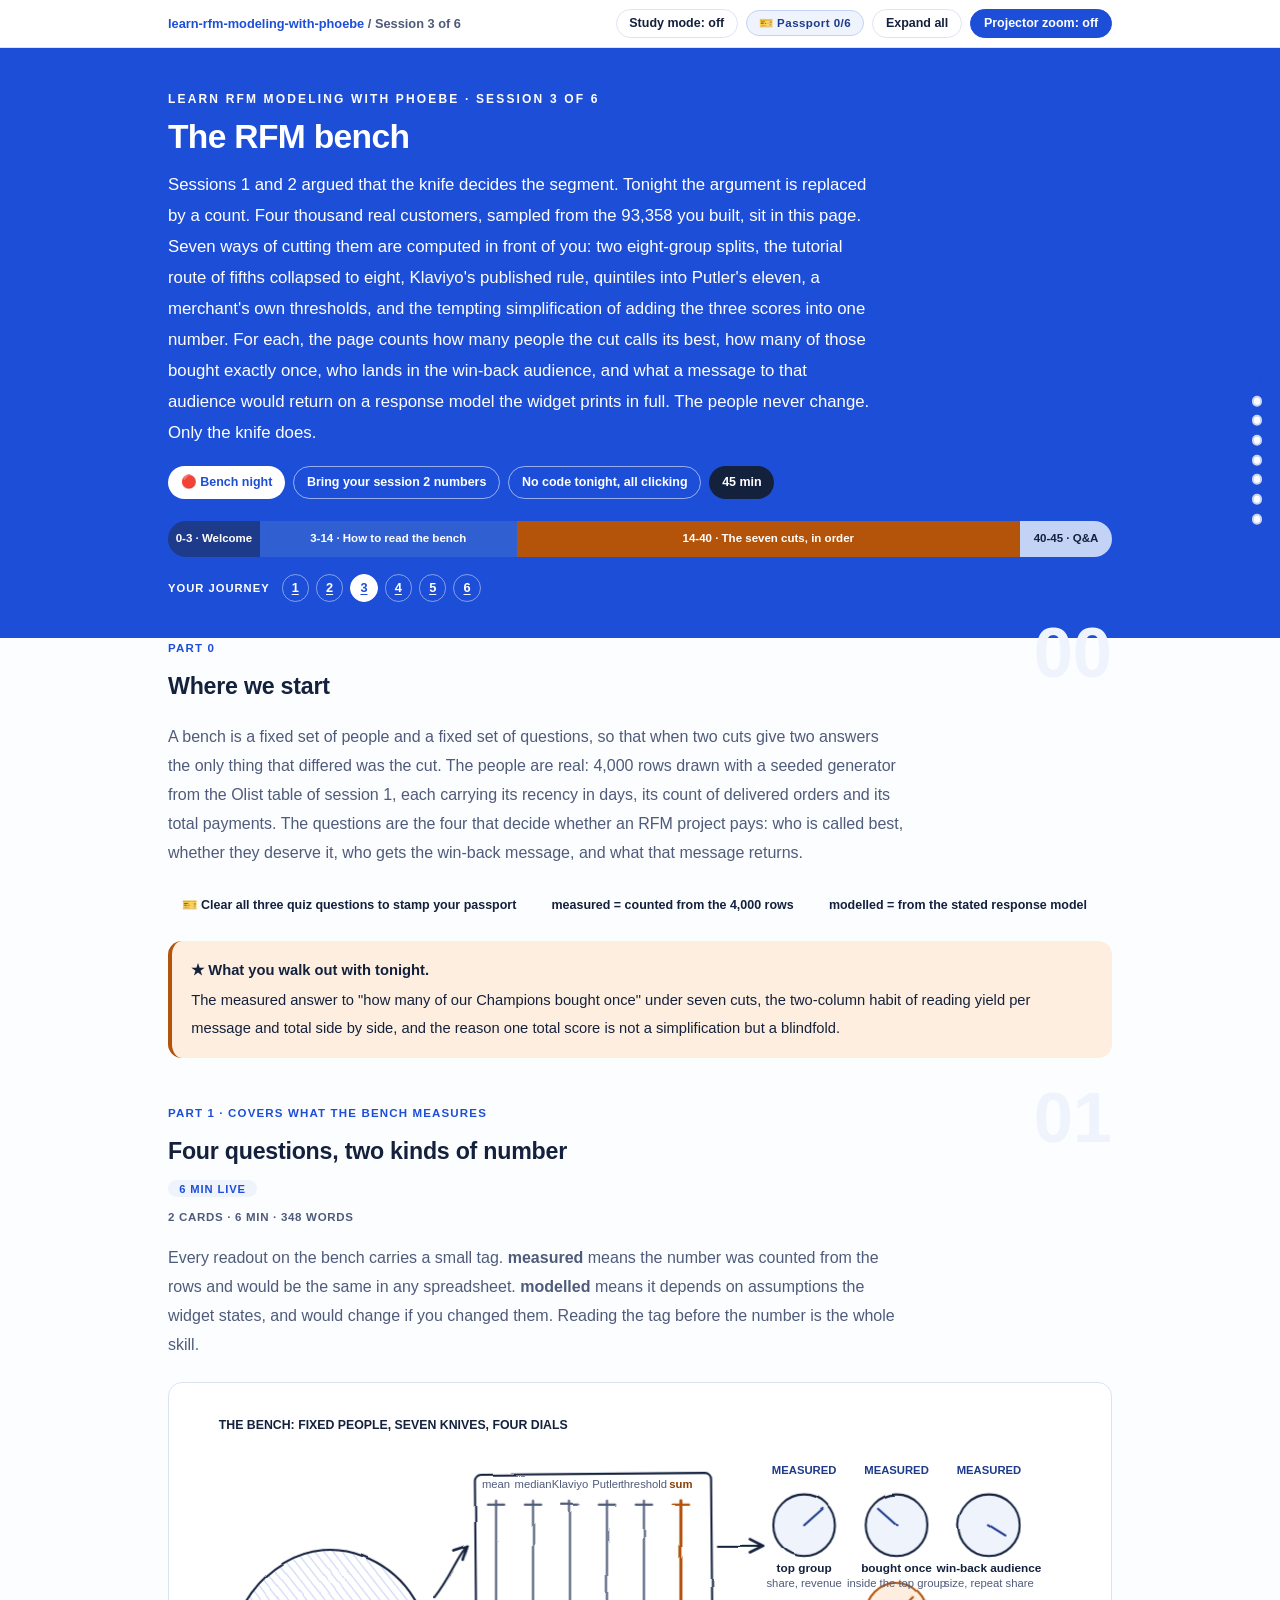
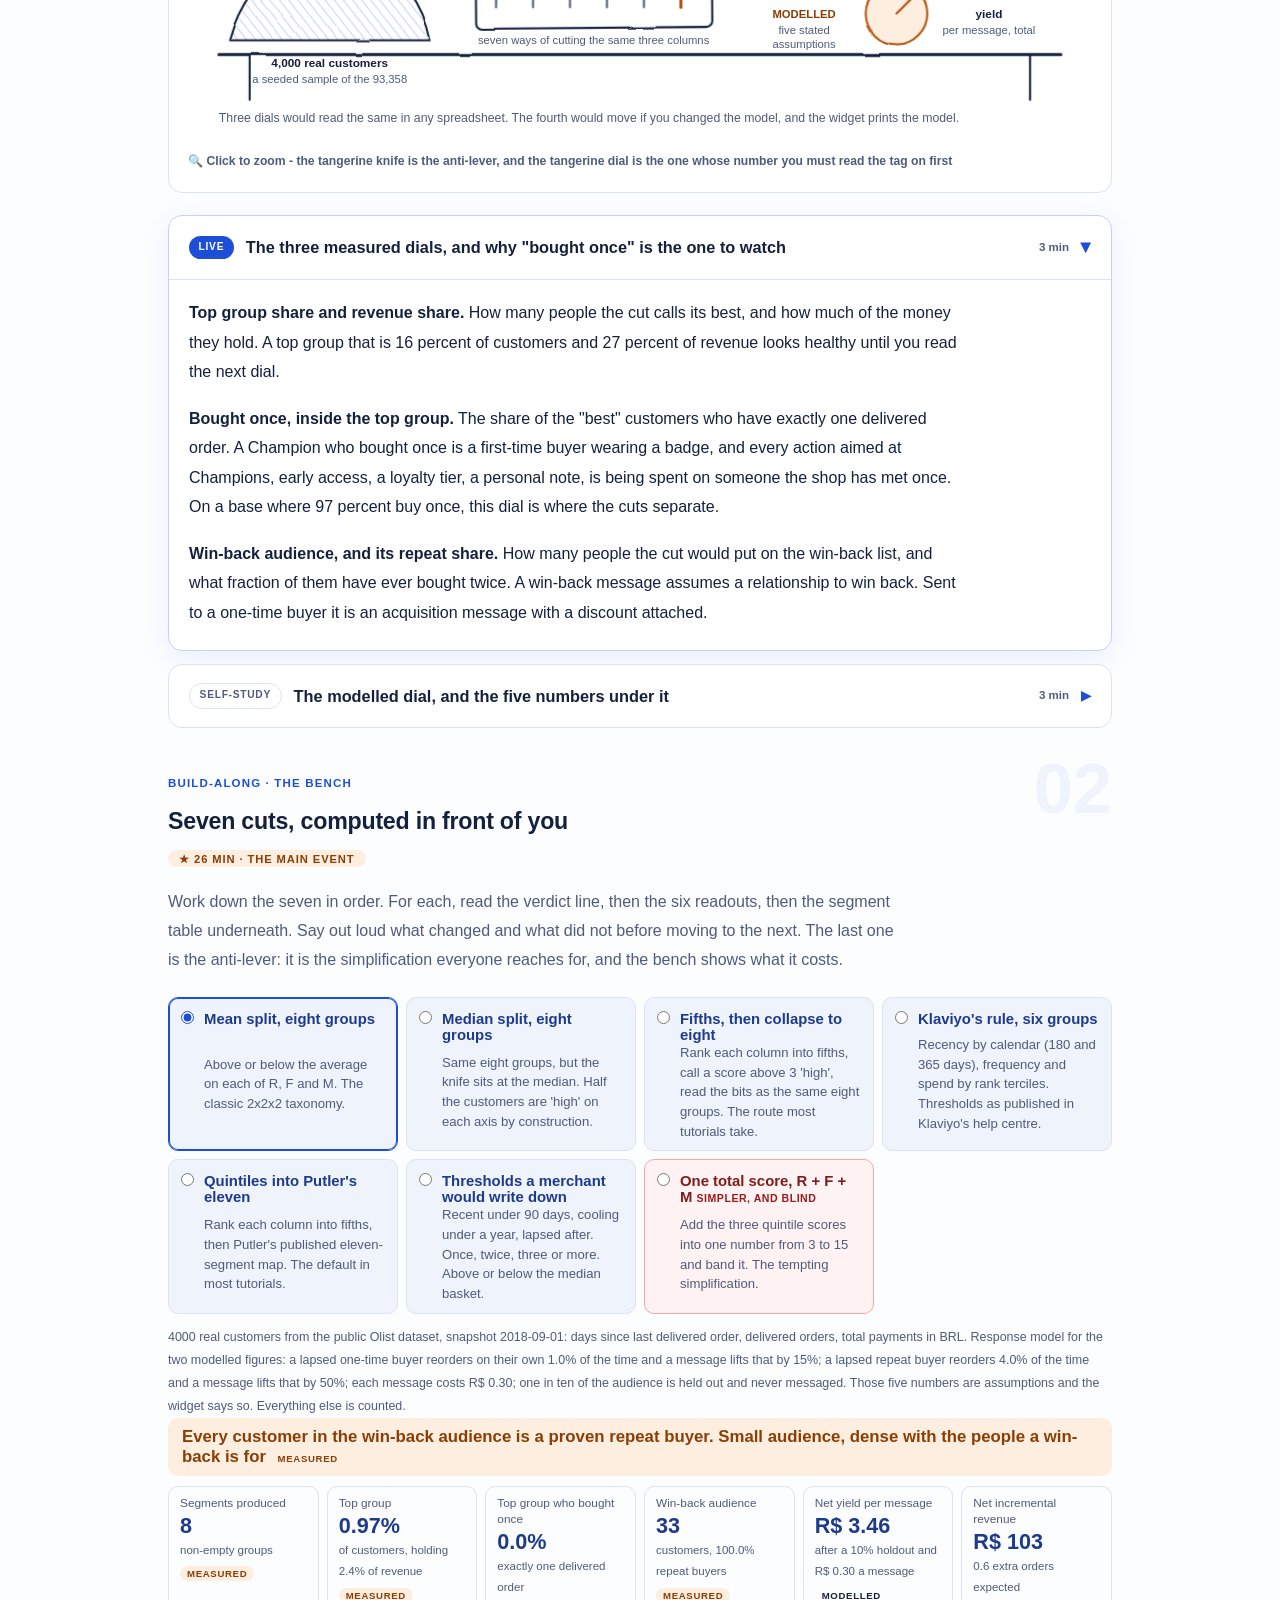
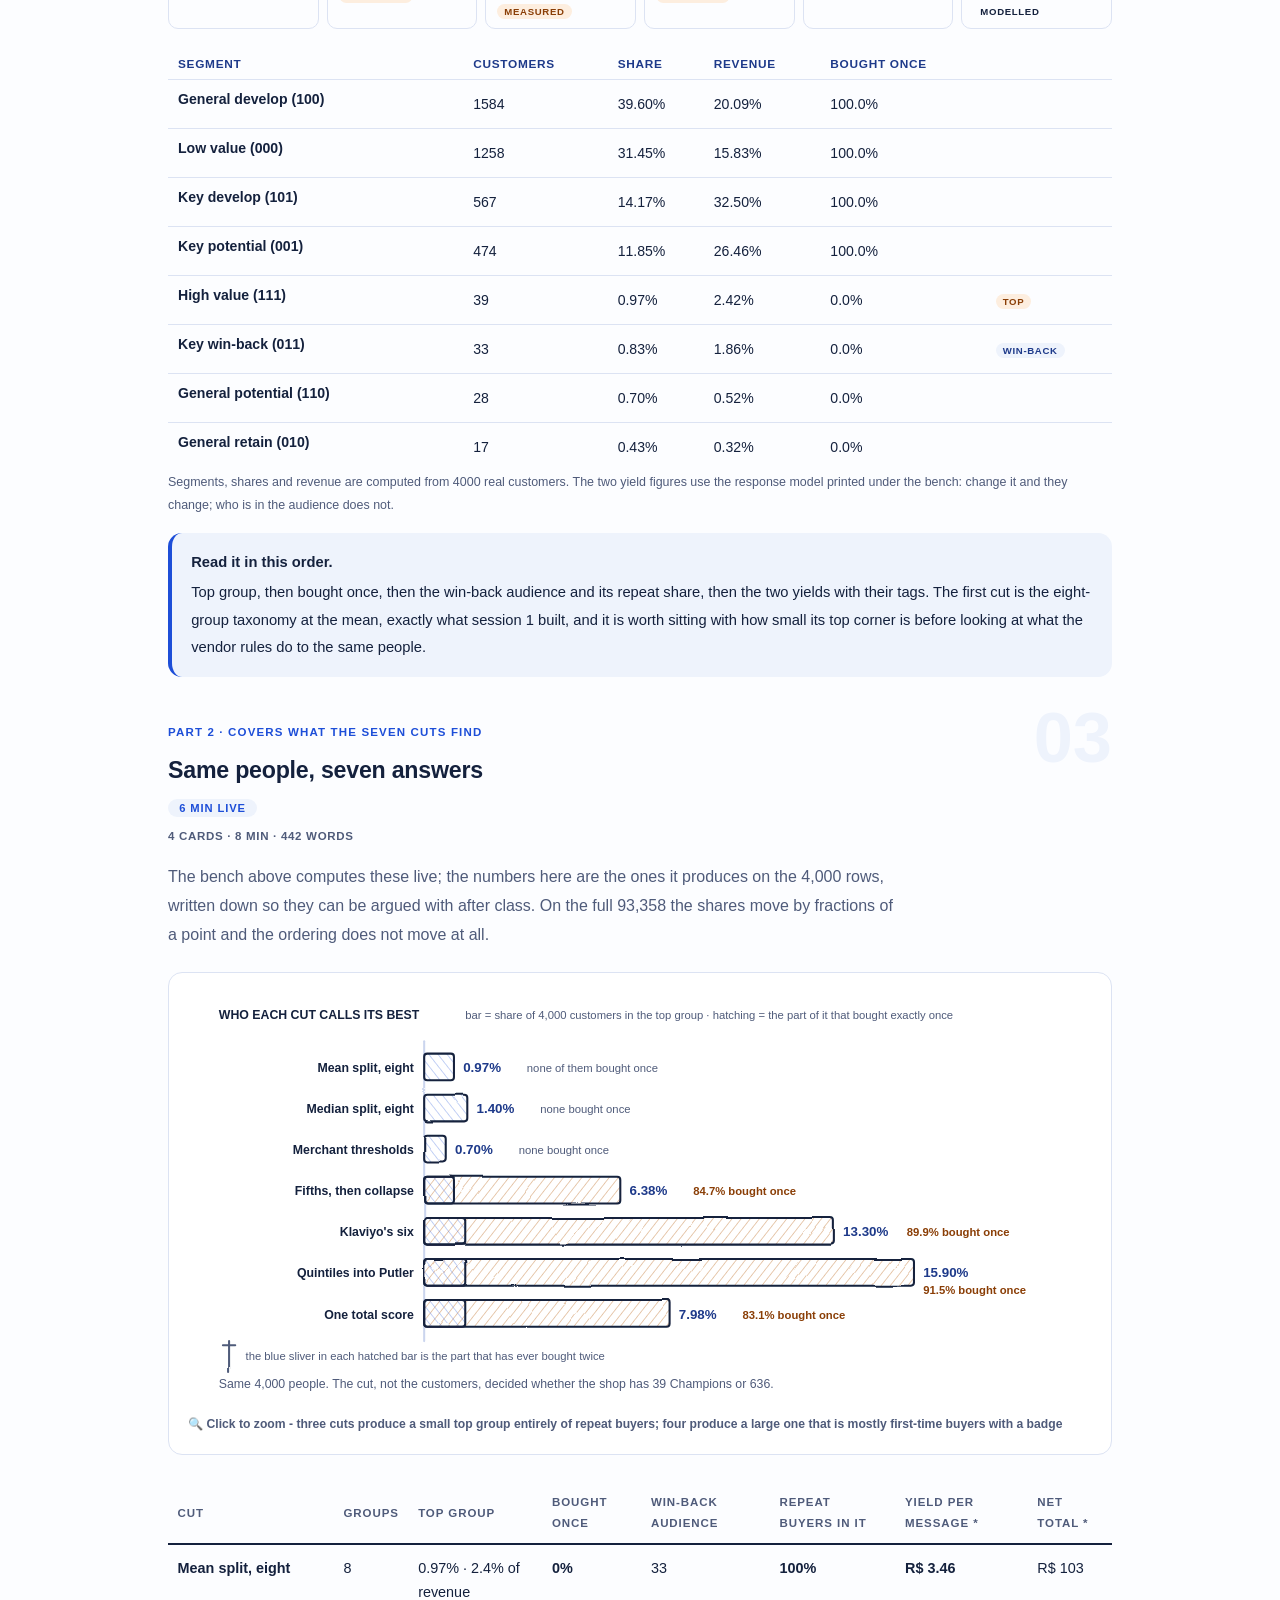
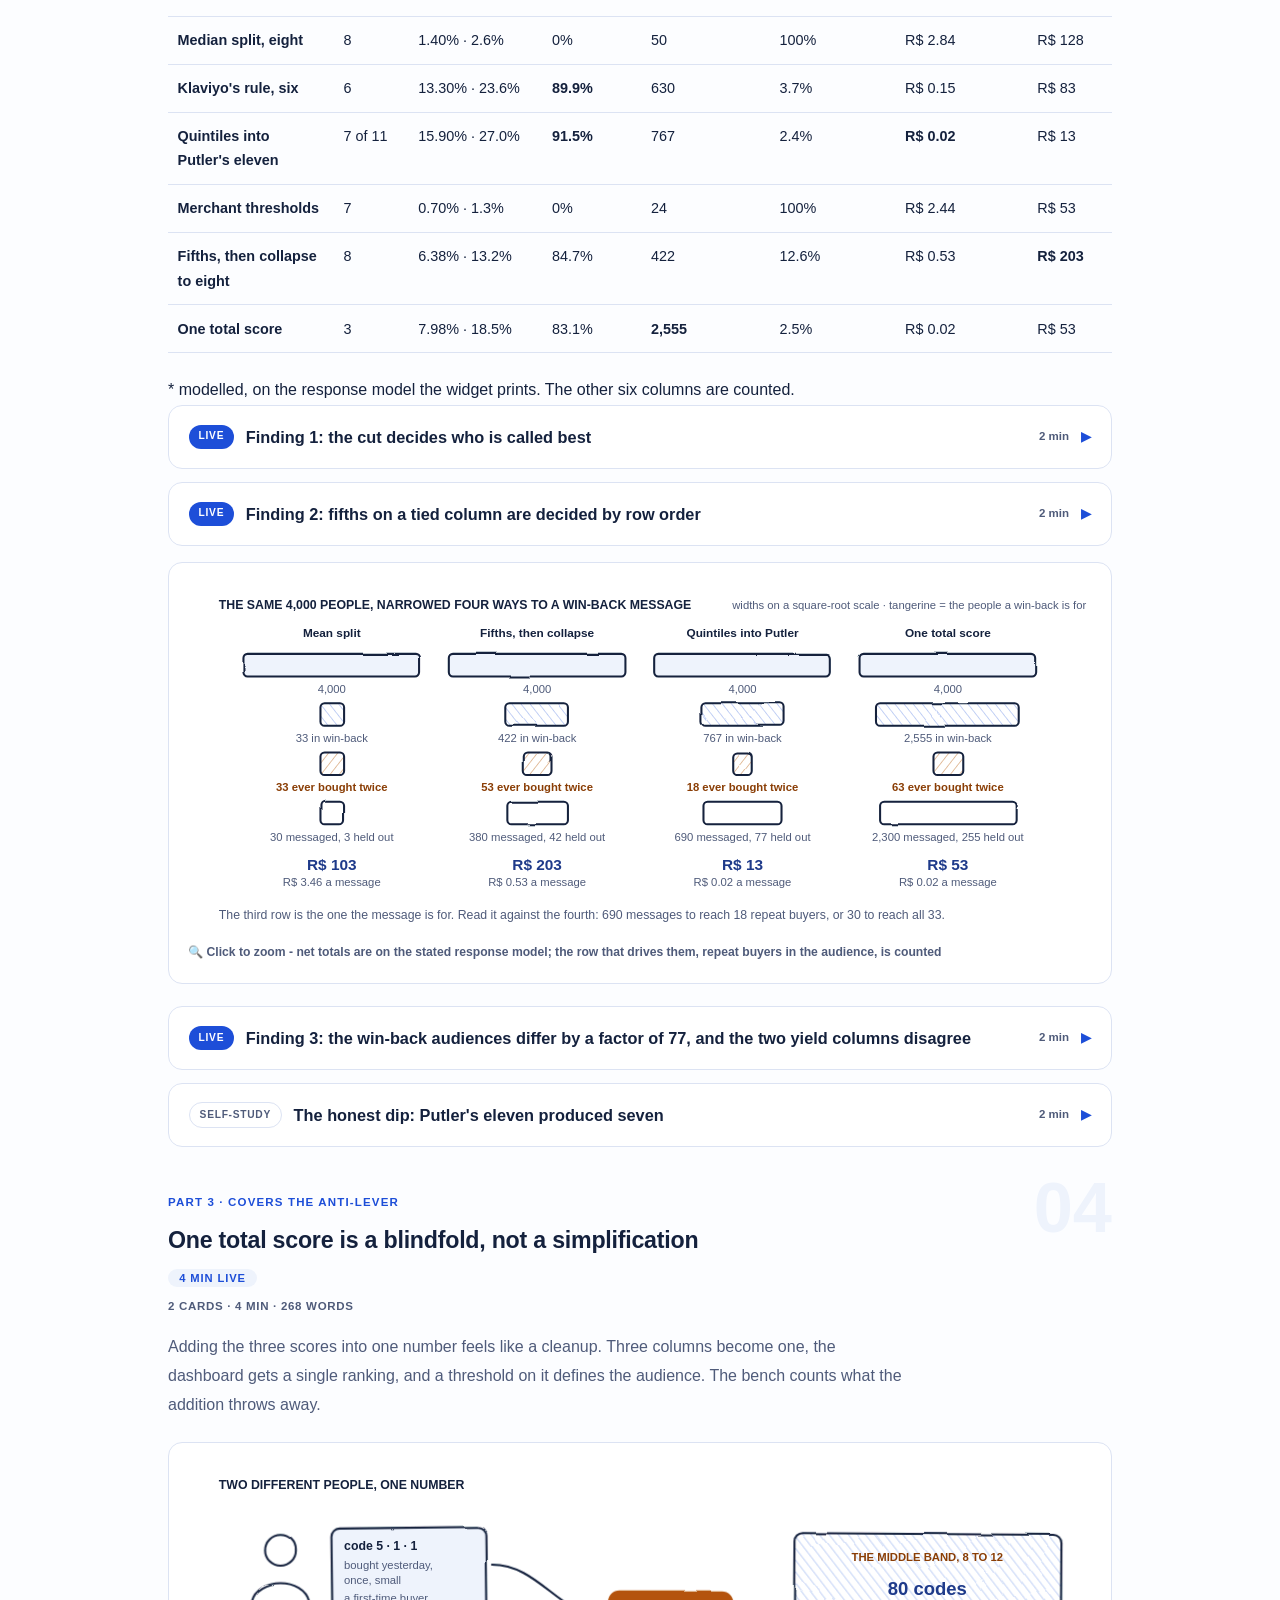
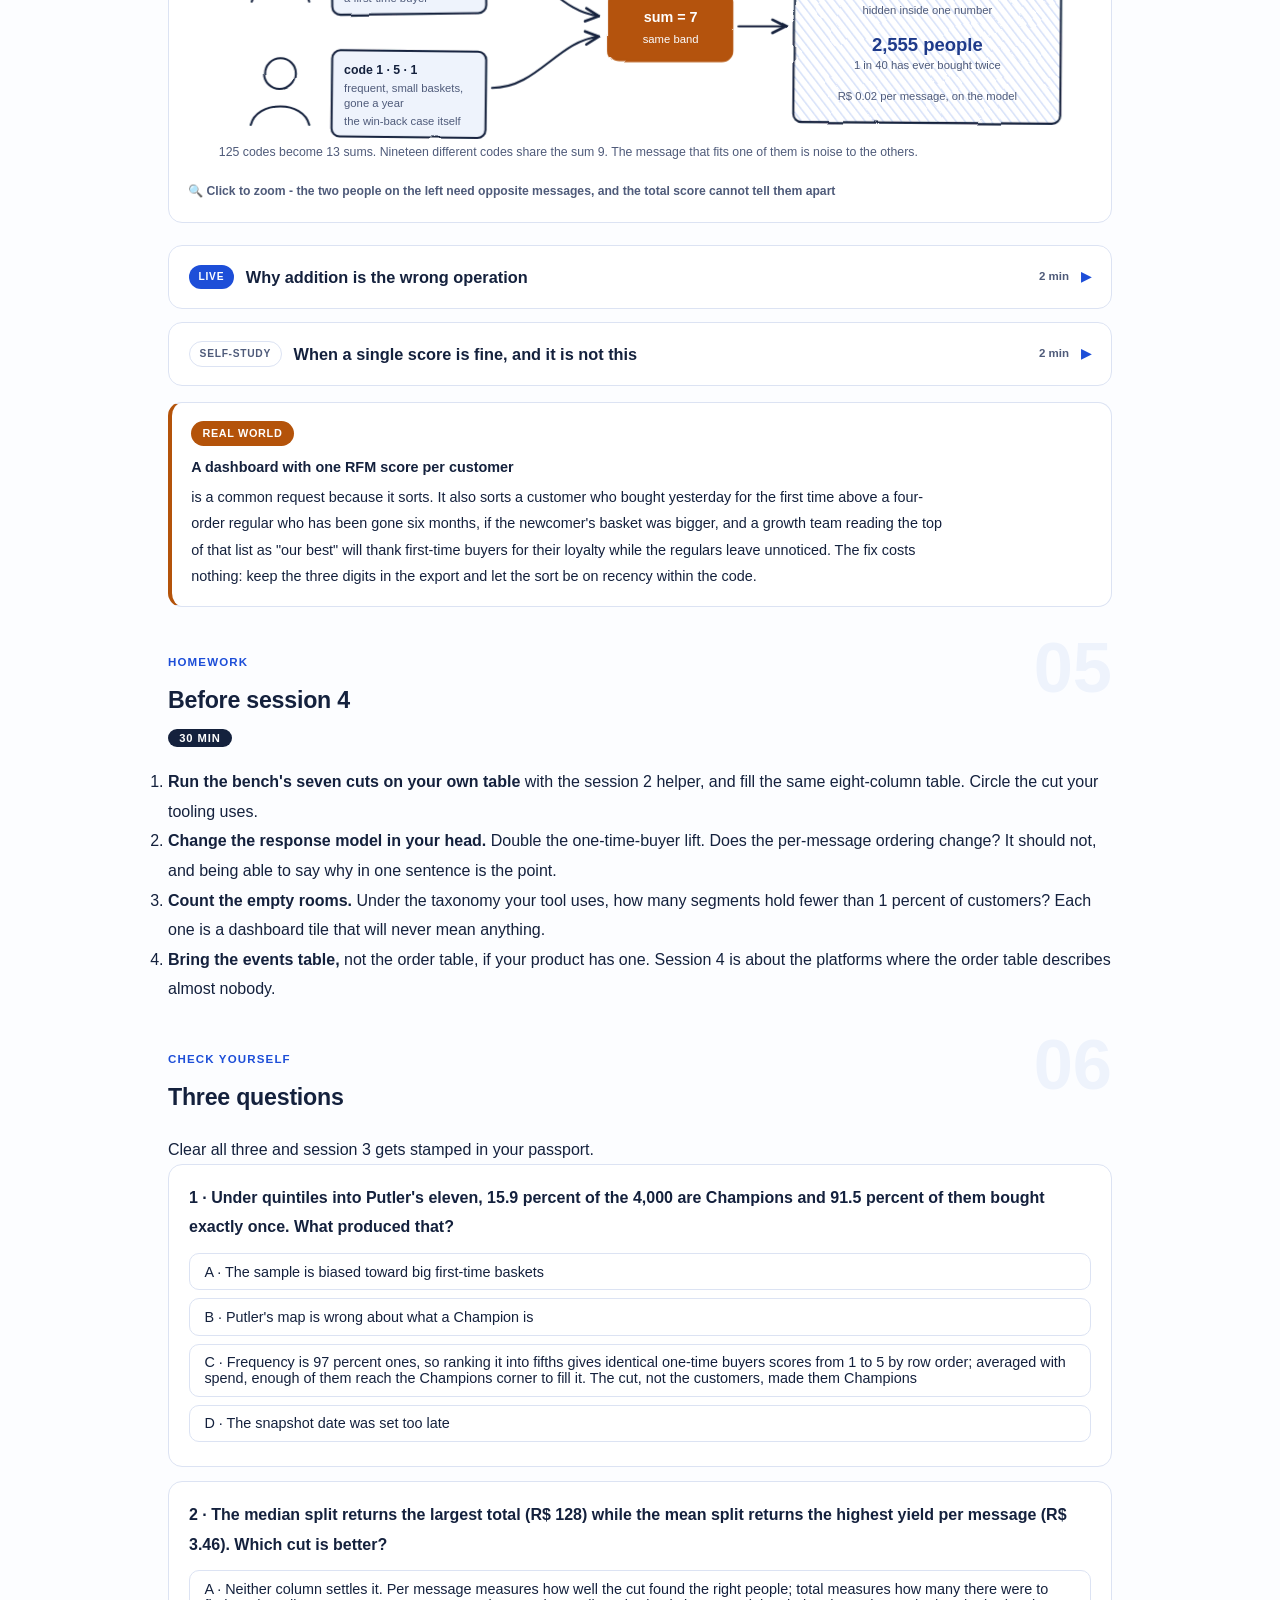
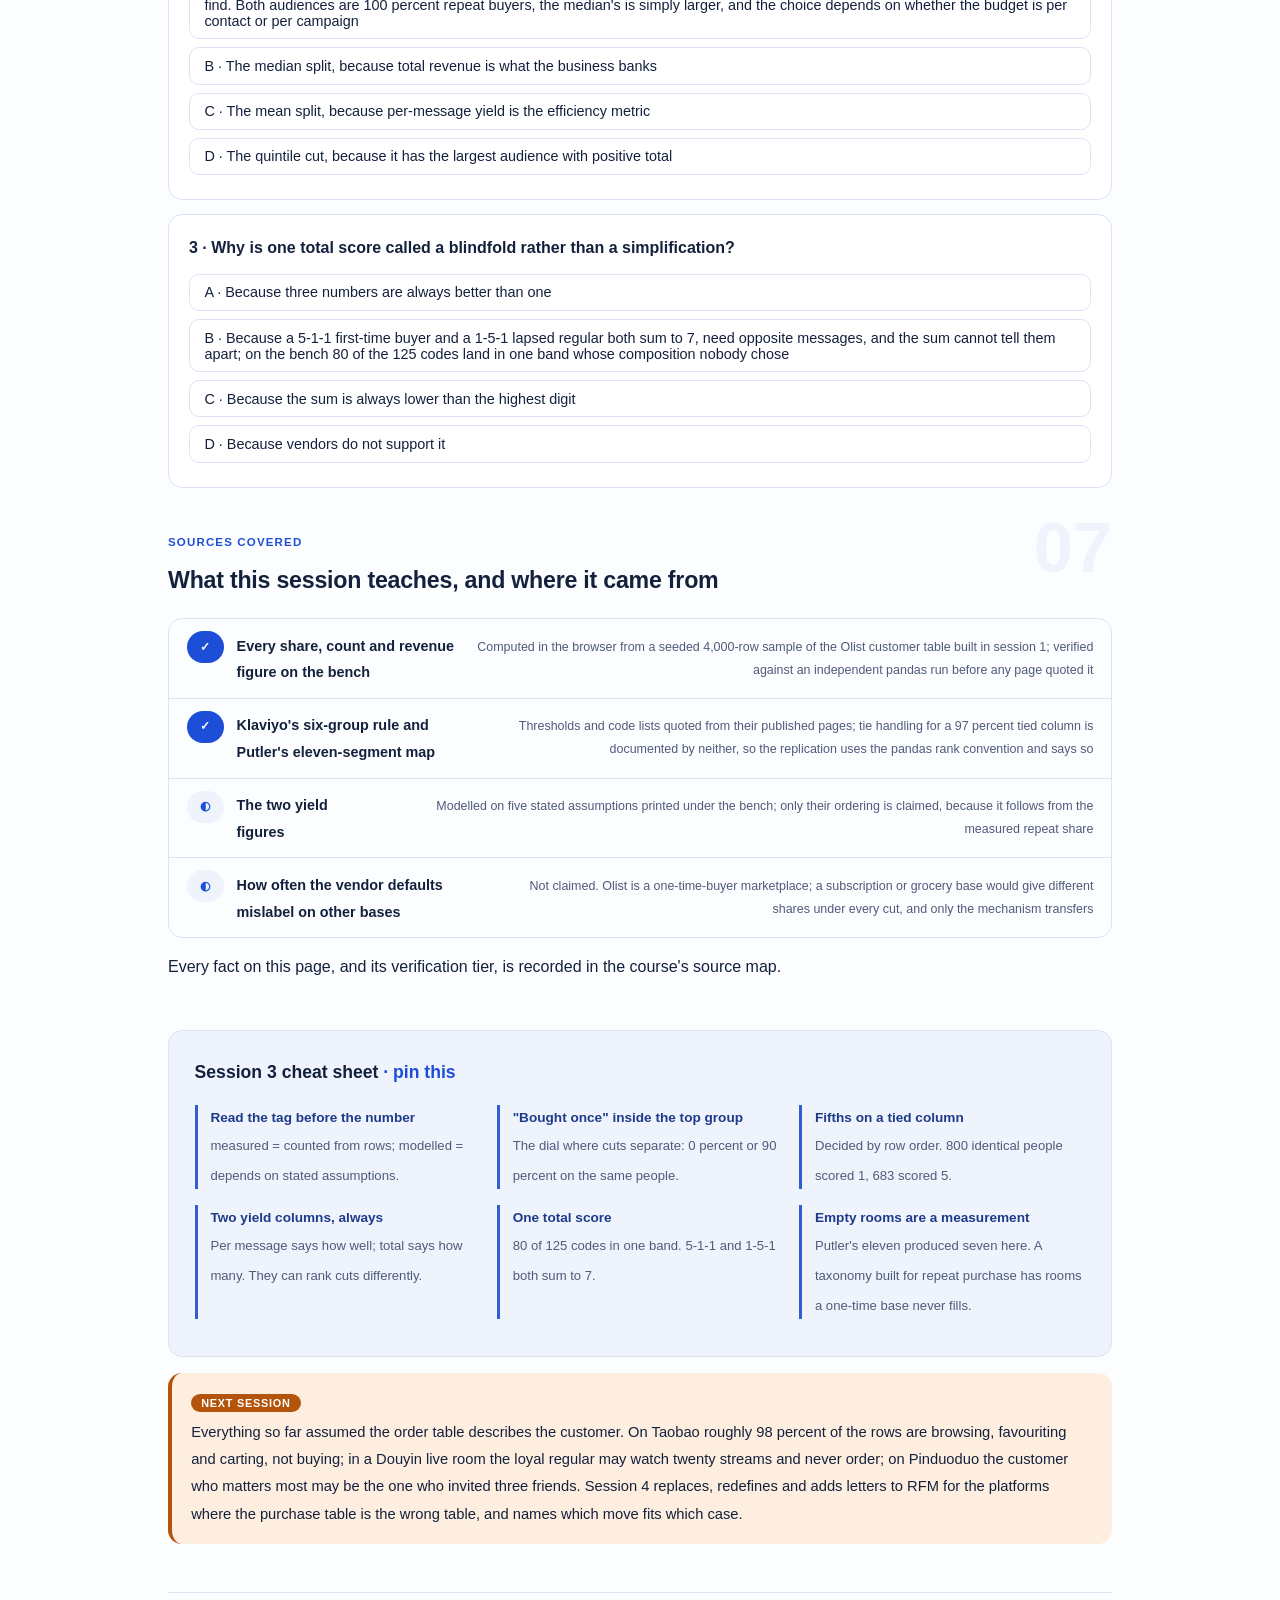
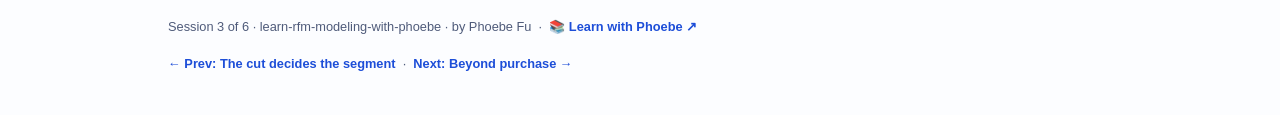
<file: courses/03-the-rfm-bench.html>
<!DOCTYPE html>
<html lang="en">
<head>
<meta charset="UTF-8">
<meta name="viewport" content="width=device-width, initial-scale=1.0">
<!-- social:start -->
<meta name="description" content="Session 3 of 6. Four thousand real customers, seven ways of cutting recency, frequency and monetary value, every segment share and revenue share computed in your browser. Two vendor defaults call 13 to 16 percent of them Champions; nine in ten of those bought once.">
<meta property="og:type" content="article">
<meta property="og:site_name" content="Learn with Phoebe">
<meta property="og:title" content="The RFM bench - learn rfm modeling with phoebe">
<meta property="og:description" content="Session 3 of 6. Same people, seven knives. The cut decides who is called best and who gets the win-back message, and one total score hides 80 codes.">
<meta property="og:url" content="https://phoebefu6.github.io/learn-rfm-modeling-with-phoebe/courses/03-the-rfm-bench.html">
<meta property="og:image" content="https://phoebefu6.github.io/learn-rfm-modeling-with-phoebe/assets/og-cover.png">
<meta property="og:image:width" content="1200">
<meta property="og:image:height" content="630">
<meta name="twitter:card" content="summary_large_image">
<meta name="twitter:title" content="The RFM bench - learn rfm modeling with phoebe">
<meta name="twitter:description" content="Session 3 of 6. Seven cuts on 4,000 real customers, counted live.">
<meta name="twitter:image" content="https://phoebefu6.github.io/learn-rfm-modeling-with-phoebe/assets/og-cover.png">
<!-- social:end -->
<title>Session 3 · The RFM bench - learn rfm modeling with phoebe</title>
<link rel="stylesheet" href="../assets/style.css?v=25">
</head>
<body>

<div class="toolbar">
  <div class="wrap">
    <span class="crumb"><a href="../index.html">learn-rfm-modeling-with-phoebe</a> / Session 3 of 6</span>
    <button class="btn" id="toggle-all" type="button">Expand all</button>
    <button class="btn primary" id="zoom-toggle" type="button">Projector zoom: off</button>
  </div>
</div>

<header class="masthead">
  <div class="wrap">
    <div class="eyebrow">Learn RFM Modeling with Phoebe · Session 3 of 6</div>
    <h1>The RFM <span class="accent">bench</span></h1>
    <p class="sub">Sessions 1 and 2 argued that the knife decides the segment. Tonight the argument is replaced by a count. Four thousand real customers, sampled from the 93,358 you built, sit in this page. Seven ways of cutting them are computed in front of you: two eight-group splits, the tutorial route of fifths collapsed to eight, Klaviyo's published rule, quintiles into Putler's eleven, a merchant's own thresholds, and the tempting simplification of adding the three scores into one number. For each, the page counts how many people the cut calls its best, how many of those bought exactly once, who lands in the win-back audience, and what a message to that audience would return on a response model the widget prints in full. The people never change. Only the knife does.</p>
    <div class="chip-row">
      <span class="chip level">🔴 Bench night</span>
      <span class="chip audience">Bring your session 2 numbers</span>
      <span class="chip audience">No code tonight, all clicking</span>
      <span class="chip time">45 min</span>
    </div>
    <div class="agenda">
      <span class="a1" style="flex:1">0-3 · Welcome</span>
      <span class="a2" style="flex:3">3-14 · How to read the bench</span>
      <span class="a3" style="flex:6">14-40 · The seven cuts, in order</span>
      <span class="a4" style="flex:1">40-45 · Q&amp;A</span>
    </div>
  </div>
</header>

<main class="wrap">

  <section class="section" id="intro">
    <div class="section-kicker">
      <span class="klabel">Part 0</span>
      <h2>Where we start</h2>
    </div>
    <p class="lede">A bench is a fixed set of people and a fixed set of questions, so that when two cuts give two answers the only thing that differed was the cut. The people are real: 4,000 rows drawn with a seeded generator from the Olist table of session 1, each carrying its recency in days, its count of delivered orders and its total payments. The questions are the four that decide whether an RFM project pays: who is called best, whether they deserve it, who gets the win-back message, and what that message returns.</p>

    <div class="legend">
      <span class="pill">🎫 Clear all three quiz questions to stamp your passport</span>
      <span class="pill">measured = counted from the 4,000 rows</span>
      <span class="pill">modelled = from the stated response model</span>
    </div>

    <div class="callout win">
      <p><strong>★ What you walk out with tonight.</strong> The measured answer to "how many of our Champions bought once" under seven cuts, the two-column habit of reading yield per message and total side by side, and the reason one total score is not a simplification but a blindfold.</p>
    </div>
  </section>

  <section class="section" id="part-1">
    <div class="section-kicker">
      <span class="klabel">Part 1 · covers what the bench measures</span>
      <h2>Four questions, two kinds of number</h2>
      <span class="tag concept">6 min live</span>
    </div>
    <p class="lede">Every readout on the bench carries a small tag. <strong>measured</strong> means the number was counted from the rows and would be the same in any spreadsheet. <strong>modelled</strong> means it depends on assumptions the widget states, and would change if you changed them. Reading the tag before the number is the whole skill.</p>

    <figure class="zoomable">
      <svg viewBox="0 0 880 330" xmlns="http://www.w3.org/2000/svg" role="img" aria-label="The bench sketched as a workbench: a hatched pile of 4,000 customers on the left, six labelled knives in a rack, and four readout dials on the right. The first three dials are stamped measured: top group share, share of the top group who bought once, win-back audience and its repeat-buyer share. The fourth dial is stamped modelled: yield per message and total, computed from a printed response model.">
        <defs>
          <filter id="s3aSk" x="-3%" y="-3%" width="106%" height="106%"><feTurbulence type="fractalNoise" baseFrequency="0.02" numOctaves="2" seed="53" result="n"/><feDisplacementMap in="SourceGraphic" in2="n" scale="2.4" xChannelSelector="R" yChannelSelector="G"/></filter>
          <pattern id="s3aHc" patternUnits="userSpaceOnUse" width="7" height="7" patternTransform="rotate(-38)"><line x1="0" y1="0" x2="0" y2="7" stroke="#1D4ED8" stroke-width="1" opacity=".5"/></pattern>
          <marker id="s3aAr" viewBox="0 0 10 10" refX="9" refY="5" markerWidth="8" markerHeight="8" orient="auto"><path d="M1 1 L9 5 L1 9" fill="none" stroke="#14213D" stroke-width="1.6" stroke-linecap="round"/></marker>
        </defs>
        <style>
          .s3aH { font: 800 12px Inter, sans-serif; fill: #14213D; }
          .s3aL { font: 600 11.5px Inter, sans-serif; fill: #14213D; }
          .s3aS { font: 400 11px Inter, sans-serif; fill: #4F5B7A; }
          .s3aB { font: 800 11px Inter, sans-serif; fill: #8A3E06; }
          .s3aC { font: 800 11px Inter, sans-serif; fill: #1E3A8A; }
          .s3aN { font: 400 12px Inter, sans-serif; fill: #4F5B7A; }
        </style>

        <text class="s3aH" x="30" y="26">THE BENCH: FIXED PEOPLE, SEVEN KNIVES, FOUR DIALS</text>

        <g filter="url(#s3aSk)" fill="none" stroke="#14213D" stroke-width="2" stroke-linecap="round" stroke-linejoin="round">
          <!-- the pile -->
          <path d="M40 232 C60 160 120 130 170 150 C210 165 230 200 236 232 Z" fill="url(#s3aHc)"/>
          <!-- bench top -->
          <path d="M30 246 L850 246" stroke-width="3"/>
          <path d="M60 246 L60 290 M820 246 L820 290"/>
          <!-- knife rack -->
          <rect x="280" y="70" width="230" height="150" rx="6" transform="rotate(-0.5 395 145)" fill="#FFFFFF"/>
          <path d="M300 96 L300 200 M336 96 L336 200 M372 96 L372 200 M408 96 L408 200 M444 96 L444 200" stroke="#4F5B7A"/>
          <path d="M480 96 L480 200" stroke="#B4530A" stroke-width="3"/>
          <path d="M292 100 L308 100 M328 100 L344 100 M364 100 L380 100 M400 100 L416 100 M436 100 L452 100" stroke="#4F5B7A"/>
          <path d="M472 100 L488 100" stroke="#B4530A"/>
          <!-- arrow pile to rack -->
          <path d="M240 190 C256 170 262 150 272 140" marker-end="url(#s3aAr)"/>
          <!-- dials -->
          <circle cx="600" cy="120" r="30" fill="#EEF3FC"/>
          <circle cx="690" cy="120" r="30" fill="#EEF3FC"/>
          <circle cx="780" cy="120" r="30" fill="#EEF3FC"/>
          <circle cx="690" cy="206" r="30" fill="#FDEEDF" stroke="#B4530A"/>
          <path d="M600 120 L618 104 M690 120 L672 104 M780 120 L796 130" stroke="#1E3A8A"/>
          <path d="M690 206 L706 190" stroke="#B4530A"/>
          <!-- arrow rack to dials -->
          <path d="M516 140 L560 140" marker-end="url(#s3aAr)"/>
        </g>

        <text class="s3aL" x="138" y="258" text-anchor="middle">4,000 real customers</text>
        <text class="s3aS" x="138" y="274" text-anchor="middle">a seeded sample of the 93,358</text>
        <text class="s3aS" x="300" y="84" text-anchor="middle">mean</text>
        <text class="s3aS" x="336" y="84" text-anchor="middle">median</text>
        <text class="s3aS" x="372" y="84" text-anchor="middle">Klaviyo</text>
        <text class="s3aS" x="408" y="84" text-anchor="middle">Putler</text>
        <text class="s3aS" x="444" y="84" text-anchor="middle">threshold</text>
        <text class="s3aB" x="480" y="84" text-anchor="middle">sum</text>
        <text class="s3aS" x="395" y="236" text-anchor="middle">seven ways of cutting the same three columns</text>

        <text class="s3aC" x="600" y="70" text-anchor="middle">MEASURED</text>
        <text class="s3aL" x="600" y="166" text-anchor="middle">top group</text>
        <text class="s3aS" x="600" y="180" text-anchor="middle">share, revenue</text>
        <text class="s3aC" x="690" y="70" text-anchor="middle">MEASURED</text>
        <text class="s3aL" x="690" y="166" text-anchor="middle">bought once</text>
        <text class="s3aS" x="690" y="180" text-anchor="middle">inside the top group</text>
        <text class="s3aC" x="780" y="70" text-anchor="middle">MEASURED</text>
        <text class="s3aL" x="780" y="166" text-anchor="middle">win-back audience</text>
        <text class="s3aS" x="780" y="180" text-anchor="middle">size, repeat share</text>
        <text class="s3aB" x="600" y="210" text-anchor="middle">MODELLED</text>
        <text class="s3aS" x="600" y="226" text-anchor="middle">five stated</text>
        <text class="s3aS" x="600" y="240" text-anchor="middle">assumptions</text>
        <text class="s3aL" x="780" y="210" text-anchor="middle">yield</text>
        <text class="s3aS" x="780" y="226" text-anchor="middle">per message, total</text>

        <text class="s3aN" x="30" y="312">Three dials would read the same in any spreadsheet. The fourth would move if you changed the model, and the widget prints the model.</text>
      </svg>
      <figcaption>🔍 Click to zoom - the tangerine knife is the anti-lever, and the tangerine dial is the one whose number you must read the tag on first</figcaption>
    </figure>

    <details class="card" open>
      <summary><span class="mode live">Live</span>The three measured dials, and why "bought once" is the one to watch<span class="mini">3 min</span><span class="caret">▶</span></summary>
      <div class="body">
        <p><strong>Top group share and revenue share.</strong> How many people the cut calls its best, and how much of the money they hold. A top group that is 16 percent of customers and 27 percent of revenue looks healthy until you read the next dial.</p>
        <p><strong>Bought once, inside the top group.</strong> The share of the "best" customers who have exactly one delivered order. A Champion who bought once is a first-time buyer wearing a badge, and every action aimed at Champions, early access, a loyalty tier, a personal note, is being spent on someone the shop has met once. On a base where 97 percent buy once, this dial is where the cuts separate.</p>
        <p><strong>Win-back audience, and its repeat share.</strong> How many people the cut would put on the win-back list, and what fraction of them have ever bought twice. A win-back message assumes a relationship to win back. Sent to a one-time buyer it is an acquisition message with a discount attached.</p>
      </div>
    </details>

    <details class="card">
      <summary><span class="mode self">Self-study</span>The modelled dial, and the five numbers under it<span class="mini">3 min</span><span class="caret">▶</span></summary>
      <div class="body">
        <p>Yield needs a response model, and no dataset carries one. The bench states five numbers and uses nothing else: a lapsed one-time buyer reorders on their own 1.0 percent of the time and a message lifts that by 15 percent; a lapsed repeat buyer reorders 4.0 percent of the time and a message lifts that by 50 percent; a message costs R$ 0.30; one in ten of every audience is held out and never messaged; the reactivation order is worth that customer's own average order from the data. Net yield is incremental revenue minus message cost, and per-message yield divides that by the messaged count.</p>
        <p>Change any of the five and the yields change. What does not change is their <strong>ordering</strong> across cuts, because that follows from the measured repeat share of each audience: an audience that is 100 percent repeat buyers responds on the repeat rates, an audience that is 2.4 percent repeat buyers responds almost entirely on the one-time rates. The pages that quote a yield quote it as "on the stated model", and the only thing they claim from it is the order.</p>
      </div>
    </details>
  </section>

  <section class="section" id="bench">
    <div class="section-kicker">
      <span class="klabel">Build-along · the bench</span>
      <h2>Seven cuts, computed in front of you</h2>
      <span class="tag demo">★ 26 min · the main event</span>
    </div>
    <p class="lede">Work down the seven in order. For each, read the verdict line, then the six readouts, then the segment table underneath. Say out loud what changed and what did not before moving to the next. The last one is the anti-lever: it is the simplification everyone reaches for, and the bench shows what it costs.</p>

    <div id="rfm-bench"></div>

    <div class="callout tip">
      <p><strong>Read it in this order.</strong> Top group, then bought once, then the win-back audience and its repeat share, then the two yields with their tags. The first cut is the eight-group taxonomy at the mean, exactly what session 1 built, and it is worth sitting with how small its top corner is before looking at what the vendor rules do to the same people.</p>
    </div>
  </section>

  <section class="section" id="part-2">
    <div class="section-kicker">
      <span class="klabel">Part 2 · covers what the seven cuts find</span>
      <h2>Same people, seven answers</h2>
      <span class="tag concept">6 min live</span>
    </div>
    <p class="lede">The bench above computes these live; the numbers here are the ones it produces on the 4,000 rows, written down so they can be argued with after class. On the full 93,358 the shares move by fractions of a point and the ordering does not move at all.</p>

    <figure class="zoomable">
      <svg viewBox="0 0 880 400" xmlns="http://www.w3.org/2000/svg" role="img" aria-label="Seven horizontal bars, one per cut, showing the share of customers each cut calls its top group: mean split 0.97 percent, median split 1.40 percent, threshold 0.70 percent, fifths then collapse 6.38 percent, Klaviyo 13.30 percent, Putler 15.90 percent, one total score 7.98 percent. Each bar is annotated with the share of that top group who bought exactly once: 0 percent for the first three, then 84.7, 89.9, 91.5 and 83.1 percent.">
        <defs>
          <filter id="s3bSk" x="-3%" y="-3%" width="106%" height="106%"><feTurbulence type="fractalNoise" baseFrequency="0.02" numOctaves="2" seed="59" result="n"/><feDisplacementMap in="SourceGraphic" in2="n" scale="2.4" xChannelSelector="R" yChannelSelector="G"/></filter>
          <pattern id="s3bHc" patternUnits="userSpaceOnUse" width="7" height="7" patternTransform="rotate(-38)"><line x1="0" y1="0" x2="0" y2="7" stroke="#1D4ED8" stroke-width="1" opacity=".5"/></pattern>
          <pattern id="s3bHt" patternUnits="userSpaceOnUse" width="7" height="7" patternTransform="rotate(38)"><line x1="0" y1="0" x2="0" y2="7" stroke="#B4530A" stroke-width="1" opacity=".6"/></pattern>
        </defs>
        <style>
          .s3bH { font: 800 12px Inter, sans-serif; fill: #14213D; }
          .s3bL { font: 600 12px Inter, sans-serif; fill: #14213D; }
          .s3bS { font: 400 11px Inter, sans-serif; fill: #4F5B7A; }
          .s3bB { font: 800 11px Inter, sans-serif; fill: #8A3E06; }
          .s3bV { font: 800 13px Inter, sans-serif; fill: #1E3A8A; }
          .s3bN { font: 400 12px Inter, sans-serif; fill: #4F5B7A; }
        </style>

        <text class="s3bH" x="30" y="26">WHO EACH CUT CALLS ITS BEST</text>
        <text class="s3bS" x="270" y="26">bar = share of 4,000 customers in the top group · hatching = the part of it that bought exactly once</text>

        <g filter="url(#s3bSk)" fill="none" stroke="#14213D" stroke-width="2" stroke-linecap="round" stroke-linejoin="round">
          <path d="M230 48 L230 340" stroke="#CBD5EE"/>
          <!-- scale: 600px = 20% -->
          <rect x="230" y="60" width="29" height="26" rx="3" fill="url(#s3bHc)"/>
          <rect x="230" y="100" width="42" height="26" rx="3" fill="url(#s3bHc)"/>
          <rect x="230" y="140" width="21" height="26" rx="3" fill="url(#s3bHc)"/>
          <rect x="230" y="180" width="191" height="26" rx="3" fill="url(#s3bHt)"/>
          <rect x="230" y="180" width="29" height="26" rx="3" fill="url(#s3bHc)"/>
          <rect x="230" y="220" width="399" height="26" rx="3" fill="url(#s3bHt)"/>
          <rect x="230" y="220" width="40" height="26" rx="3" fill="url(#s3bHc)"/>
          <rect x="230" y="260" width="477" height="26" rx="3" fill="url(#s3bHt)"/>
          <rect x="230" y="260" width="41" height="26" rx="3" fill="url(#s3bHc)"/>
          <rect x="230" y="300" width="239" height="26" rx="3" fill="url(#s3bHt)"/>
          <rect x="230" y="300" width="40" height="26" rx="3" fill="url(#s3bHc)"/>
          <!-- a small knife doodle -->
          <path d="M40 340 L40 370 M34 344 L46 344" stroke="#4F5B7A"/>
        </g>

        <text class="s3bL" x="220" y="78" text-anchor="end">Mean split, eight</text>
        <text class="s3bV" x="268" y="78">0.97%</text>
        <text class="s3bS" x="330" y="78">none of them bought once</text>
        <text class="s3bL" x="220" y="118" text-anchor="end">Median split, eight</text>
        <text class="s3bV" x="281" y="118">1.40%</text>
        <text class="s3bS" x="343" y="118">none bought once</text>
        <text class="s3bL" x="220" y="158" text-anchor="end">Merchant thresholds</text>
        <text class="s3bV" x="260" y="158">0.70%</text>
        <text class="s3bS" x="322" y="158">none bought once</text>
        <text class="s3bL" x="220" y="198" text-anchor="end">Fifths, then collapse</text>
        <text class="s3bV" x="430" y="198">6.38%</text>
        <text class="s3bB" x="492" y="198">84.7% bought once</text>
        <text class="s3bL" x="220" y="238" text-anchor="end">Klaviyo's six</text>
        <text class="s3bV" x="638" y="238">13.30%</text>
        <text class="s3bB" x="700" y="238">89.9% bought once</text>
        <text class="s3bL" x="220" y="278" text-anchor="end">Quintiles into Putler</text>
        <text class="s3bV" x="716" y="278">15.90%</text>
        <text class="s3bB" x="716" y="294">91.5% bought once</text>
        <text class="s3bL" x="220" y="318" text-anchor="end">One total score</text>
        <text class="s3bV" x="478" y="318">7.98%</text>
        <text class="s3bB" x="540" y="318">83.1% bought once</text>

        <text class="s3bS" x="56" y="358">the blue sliver in each hatched bar is the part that has ever bought twice</text>
        <text class="s3bN" x="30" y="386">Same 4,000 people. The cut, not the customers, decided whether the shop has 39 Champions or 636.</text>
      </svg>
      <figcaption>🔍 Click to zoom - three cuts produce a small top group entirely of repeat buyers; four produce a large one that is mostly first-time buyers with a badge</figcaption>
    </figure>

    <table class="clean">
      <tr><th>Cut</th><th>Groups</th><th>Top group</th><th>Bought once</th><th>Win-back audience</th><th>Repeat buyers in it</th><th>Yield per message *</th><th>Net total *</th></tr>
      <tr><td>Mean split, eight</td><td>8</td><td>0.97% · 2.4% of revenue</td><td><strong>0%</strong></td><td>33</td><td><strong>100%</strong></td><td><strong>R$ 3.46</strong></td><td>R$ 103</td></tr>
      <tr><td>Median split, eight</td><td>8</td><td>1.40% · 2.6%</td><td>0%</td><td>50</td><td>100%</td><td>R$ 2.84</td><td>R$ 128</td></tr>
      <tr><td>Klaviyo's rule, six</td><td>6</td><td>13.30% · 23.6%</td><td><strong>89.9%</strong></td><td>630</td><td>3.7%</td><td>R$ 0.15</td><td>R$ 83</td></tr>
      <tr><td>Quintiles into Putler's eleven</td><td>7 of 11</td><td>15.90% · 27.0%</td><td><strong>91.5%</strong></td><td>767</td><td>2.4%</td><td><strong>R$ 0.02</strong></td><td>R$ 13</td></tr>
      <tr><td>Merchant thresholds</td><td>7</td><td>0.70% · 1.3%</td><td>0%</td><td>24</td><td>100%</td><td>R$ 2.44</td><td>R$ 53</td></tr>
      <tr><td>Fifths, then collapse to eight</td><td>8</td><td>6.38% · 13.2%</td><td>84.7%</td><td>422</td><td>12.6%</td><td>R$ 0.53</td><td><strong>R$ 203</strong></td></tr>
      <tr><td><strong>One total score</strong></td><td>3</td><td>7.98% · 18.5%</td><td>83.1%</td><td><strong>2,555</strong></td><td>2.5%</td><td>R$ 0.02</td><td>R$ 53</td></tr>
    </table>
    <p class="mono" style="margin-top:6px">* modelled, on the response model the widget prints. The other six columns are counted.</p>

    <details class="card">
      <summary><span class="mode live">Live</span>Finding 1: the cut decides who is called best<span class="mini">2 min</span><span class="caret">▶</span></summary>
      <div class="body">
        <p>Two vendor defaults call 13 and 16 percent of a base where 97 percent bought once Champions, and nine in ten of those Champions bought exactly once. The three splits that put the knife somewhere the base can actually clear produce a top group of about 1 percent, none of whom bought once. Same people. A Champions tier funded on the first kind of cut spends most of its budget welcoming first-time buyers with a loyalty programme.</p>
      </div>
    </details>

    <details class="card">
      <summary><span class="mode live">Live</span>Finding 2: fifths on a tied column are decided by row order<span class="mini">2 min</span><span class="caret">▶</span></summary>
      <div class="body">
        <p>In the 4,000, frequency is 3,883 ones. Ranking them into fifths gives 800 identical one-time buyers a frequency score of 1 and 683 identical one-time buyers a score of 5, in row order. Averaged with the spend score, enough of them reach the Champions corner to fill it. This is not a flaw in Putler's map or Klaviyo's rule; it is what any equal-count bin does to a column that is almost all one value, and the "fix" for the duplicate-edge error does it silently. Session 2 has the population version: 18,672 against 15,871.</p>
      </div>
    </details>


    <figure class="zoomable">
      <svg viewBox="0 0 880 340" xmlns="http://www.w3.org/2000/svg" role="img" aria-label="Four hand-drawn funnels side by side, one per cut, each narrowing from the same 4,000 customers to the win-back audience, then to the repeat buyers inside it, then to the messaged share after a 10 percent holdout. Mean split: 33 in win-back, all 33 repeat buyers, 30 messaged, 103 reais net. Fifths then collapse: 422, 53 repeat buyers, 380 messaged, 203 reais. Quintiles into Putler: 767, 18 repeat buyers, 690 messaged, 13 reais. One total score: 2,555, 63 repeat buyers, 2,300 messaged, 53 reais. Widths are on a square-root scale.">
        <defs>
          <filter id="s3dSk" x="-3%" y="-3%" width="106%" height="106%"><feTurbulence type="fractalNoise" baseFrequency="0.02" numOctaves="2" seed="97" result="n"/><feDisplacementMap in="SourceGraphic" in2="n" scale="2.4" xChannelSelector="R" yChannelSelector="G"/></filter>
          <pattern id="s3dHc" patternUnits="userSpaceOnUse" width="7" height="7" patternTransform="rotate(-38)"><line x1="0" y1="0" x2="0" y2="7" stroke="#1D4ED8" stroke-width="1" opacity=".5"/></pattern>
          <pattern id="s3dHt" patternUnits="userSpaceOnUse" width="7" height="7" patternTransform="rotate(38)"><line x1="0" y1="0" x2="0" y2="7" stroke="#B4530A" stroke-width="1" opacity=".7"/></pattern>
        </defs>
        <style>
          .s3dH { font: 800 12px Inter, sans-serif; fill: #14213D; }
          .s3dL { font: 700 11.5px Inter, sans-serif; fill: #14213D; }
          .s3dS { font: 400 11px Inter, sans-serif; fill: #4F5B7A; }
          .s3dB { font: 800 11px Inter, sans-serif; fill: #8A3E06; }
          .s3dV { font: 800 15px Inter, sans-serif; fill: #1E3A8A; }
          .s3dN { font: 400 12px Inter, sans-serif; fill: #4F5B7A; }
        </style>

        <text class="s3dH" x="30" y="26">THE SAME 4,000 PEOPLE, NARROWED FOUR WAYS TO A WIN-BACK MESSAGE</text>
        <text class="s3dS" x="530" y="26">widths on a square-root scale · tangerine = the people a win-back is for</text>

        <g filter="url(#s3dSk)" fill="none" stroke="#14213D" stroke-width="2" stroke-linecap="round" stroke-linejoin="round">
          <rect x="54" y="70" width="172" height="22" rx="4" fill="#EEF3FC"/>
          <rect x="129" y="118" width="23" height="22" rx="4" fill="url(#s3dHc)"/>
          <rect x="129" y="166" width="23" height="22" rx="4" fill="url(#s3dHt)"/>
          <rect x="129" y="214" width="22" height="22" rx="4" fill="#FFFFFF"/>
          <rect x="254" y="70" width="172" height="22" rx="4" fill="#EEF3FC"/>
          <rect x="309" y="118" width="61" height="22" rx="4" fill="url(#s3dHc)"/>
          <rect x="327" y="166" width="27" height="22" rx="4" fill="url(#s3dHt)"/>
          <rect x="311" y="214" width="59" height="22" rx="4" fill="#FFFFFF"/>
          <rect x="454" y="70" width="172" height="22" rx="4" fill="#EEF3FC"/>
          <rect x="500" y="118" width="80" height="22" rx="4" fill="url(#s3dHc)"/>
          <rect x="530" y="166" width="19" height="22" rx="4" fill="url(#s3dHt)"/>
          <rect x="502" y="214" width="76" height="22" rx="4" fill="#FFFFFF"/>
          <rect x="654" y="70" width="172" height="22" rx="4" fill="#EEF3FC"/>
          <rect x="670" y="118" width="139" height="22" rx="4" fill="url(#s3dHc)"/>
          <rect x="726" y="166" width="29" height="22" rx="4" fill="url(#s3dHt)"/>
          <rect x="674" y="214" width="133" height="22" rx="4" fill="#FFFFFF"/>
          </g>

        <text class="s3dL" x="140" y="54" text-anchor="middle">Mean split</text>
        <text class="s3dS" x="140" y="108" text-anchor="middle">4,000</text>
        <text class="s3dS" x="140" y="156" text-anchor="middle">33 in win-back</text>
        <text class="s3dB" x="140" y="204" text-anchor="middle">33 ever bought twice</text>
        <text class="s3dS" x="140" y="252" text-anchor="middle">30 messaged, 3 held out</text>
        <text class="s3dV" x="140" y="280" text-anchor="middle">R$ 103</text>
        <text class="s3dS" x="140" y="296" text-anchor="middle">R$ 3.46 a message</text>
        <text class="s3dL" x="340" y="54" text-anchor="middle">Fifths, then collapse</text>
        <text class="s3dS" x="340" y="108" text-anchor="middle">4,000</text>
        <text class="s3dS" x="340" y="156" text-anchor="middle">422 in win-back</text>
        <text class="s3dB" x="340" y="204" text-anchor="middle">53 ever bought twice</text>
        <text class="s3dS" x="340" y="252" text-anchor="middle">380 messaged, 42 held out</text>
        <text class="s3dV" x="340" y="280" text-anchor="middle">R$ 203</text>
        <text class="s3dS" x="340" y="296" text-anchor="middle">R$ 0.53 a message</text>
        <text class="s3dL" x="540" y="54" text-anchor="middle">Quintiles into Putler</text>
        <text class="s3dS" x="540" y="108" text-anchor="middle">4,000</text>
        <text class="s3dS" x="540" y="156" text-anchor="middle">767 in win-back</text>
        <text class="s3dB" x="540" y="204" text-anchor="middle">18 ever bought twice</text>
        <text class="s3dS" x="540" y="252" text-anchor="middle">690 messaged, 77 held out</text>
        <text class="s3dV" x="540" y="280" text-anchor="middle">R$ 13</text>
        <text class="s3dS" x="540" y="296" text-anchor="middle">R$ 0.02 a message</text>
        <text class="s3dL" x="740" y="54" text-anchor="middle">One total score</text>
        <text class="s3dS" x="740" y="108" text-anchor="middle">4,000</text>
        <text class="s3dS" x="740" y="156" text-anchor="middle">2,555 in win-back</text>
        <text class="s3dB" x="740" y="204" text-anchor="middle">63 ever bought twice</text>
        <text class="s3dS" x="740" y="252" text-anchor="middle">2,300 messaged, 255 held out</text>
        <text class="s3dV" x="740" y="280" text-anchor="middle">R$ 53</text>
        <text class="s3dS" x="740" y="296" text-anchor="middle">R$ 0.02 a message</text>

        <text class="s3dN" x="30" y="328">The third row is the one the message is for. Read it against the fourth: 690 messages to reach 18 repeat buyers, or 30 to reach all 33.</text>
      </svg>
      <figcaption>🔍 Click to zoom - net totals are on the stated response model; the row that drives them, repeat buyers in the audience, is counted</figcaption>
    </figure>

    <details class="card">
      <summary><span class="mode live">Live</span>Finding 3: the win-back audiences differ by a factor of 77, and the two yield columns disagree<span class="mini">2 min</span><span class="caret">▶</span></summary>
      <div class="body">
        <p>Thirty-three people under the mean split, all repeat buyers. Four hundred and twenty-two under the tutorial route, one in eight a repeat buyer. Two thousand five hundred and fifty-five under one total score, one in forty a repeat buyer. On the stated model the per-message yield runs from R$ 3.46 down to R$ 0.02, and that ordering is robust because it tracks the measured repeat share. But the <strong>total</strong> column ranks the cuts differently: the median split's 50-person audience returns R$ 128 against the mean split's R$ 103, because it is larger and still all repeat buyers, and the tutorial route's 422-person audience returns the biggest total of all, R$ 203, at R$ 0.53 a message, because one in eight of them is a repeat buyer and there are many of them. Neither column is "the" answer. Per message tells you how well the cut found the right people; total tells you how many of them there were to find.</p>
      </div>
    </details>

    <details class="card">
      <summary><span class="mode self">Self-study</span>The honest dip: Putler's eleven produced seven<span class="mini">2 min</span><span class="caret">▶</span></summary>
      <div class="body">
        <p>Four of Putler's segments are empty on this base: New, Promising, Can't lose and Lost. The map reaches those corners through a combined frequency-and-monetary score of 1 or 4 to 5 at a given recency, and averaging two quintile scores on a base where the frequency score is arbitrary and the spend score is skewed never quite lands there. This is not a defect in the bench and it is not a defect in the map. It is a measurement: a taxonomy written for a repeat-purchase business has four rooms that a one-time-buyer marketplace never fills, and the shop that adopts it will carry four empty segments in its dashboard forever.</p>
      </div>
    </details>
  </section>

  <section class="section" id="part-3">
    <div class="section-kicker">
      <span class="klabel">Part 3 · covers the anti-lever</span>
      <h2>One total score is a blindfold, not a simplification</h2>
      <span class="tag concept">4 min live</span>
    </div>
    <p class="lede">Adding the three scores into one number feels like a cleanup. Three columns become one, the dashboard gets a single ranking, and a threshold on it defines the audience. The bench counts what the addition throws away.</p>

    <figure class="zoomable">
      <svg viewBox="0 0 880 300" xmlns="http://www.w3.org/2000/svg" role="img" aria-label="Two customers sketched side by side. One is code 5-1-1: bought yesterday, once, a small basket. The other is code 1-5-1: frequent, small baskets, gone for a year. Both arrows lead into the same box labelled sum equals 7. Below, the middle band of the total score is shown holding 80 different codes and 2,555 people, of whom one in forty is a repeat buyer.">
        <defs>
          <filter id="s3cSk" x="-3%" y="-3%" width="106%" height="106%"><feTurbulence type="fractalNoise" baseFrequency="0.02" numOctaves="2" seed="61" result="n"/><feDisplacementMap in="SourceGraphic" in2="n" scale="2.4" xChannelSelector="R" yChannelSelector="G"/></filter>
          <pattern id="s3cHc" patternUnits="userSpaceOnUse" width="7" height="7" patternTransform="rotate(-38)"><line x1="0" y1="0" x2="0" y2="7" stroke="#1D4ED8" stroke-width="1" opacity=".5"/></pattern>
          <marker id="s3cAr" viewBox="0 0 10 10" refX="9" refY="5" markerWidth="8" markerHeight="8" orient="auto"><path d="M1 1 L9 5 L1 9" fill="none" stroke="#14213D" stroke-width="1.6" stroke-linecap="round"/></marker>
        </defs>
        <style>
          .s3cH { font: 800 12px Inter, sans-serif; fill: #14213D; }
          .s3cL { font: 600 12px Inter, sans-serif; fill: #14213D; }
          .s3cS { font: 400 11px Inter, sans-serif; fill: #4F5B7A; }
          .s3cB { font: 800 11px Inter, sans-serif; fill: #8A3E06; }
          .s3cV { font: 800 18px Inter, sans-serif; fill: #1E3A8A; }
          .s3cW { font: 800 14px Inter, sans-serif; fill: #FFFFFF; }
          .s3cN { font: 400 12px Inter, sans-serif; fill: #4F5B7A; }
        </style>

        <text class="s3cH" x="30" y="26">TWO DIFFERENT PEOPLE, ONE NUMBER</text>

        <g filter="url(#s3cSk)" fill="none" stroke="#14213D" stroke-width="2" stroke-linecap="round" stroke-linejoin="round">
          <!-- person A -->
          <circle cx="90" cy="86" r="15"/>
          <path d="M62 136 C68 112 112 112 118 136"/>
          <rect x="140" y="64" width="150" height="84" rx="8" transform="rotate(-0.7 215 106)" fill="#EEF3FC"/>
          <!-- person B -->
          <circle cx="90" cy="206" r="15"/>
          <path d="M62 256 C68 232 112 232 118 256"/>
          <rect x="140" y="184" width="150" height="84" rx="8" transform="rotate(0.6 215 226)" fill="#EEF3FC"/>
          <!-- arrows into the sum box -->
          <path d="M296 100 C340 100 360 146 400 150" marker-end="url(#s3cAr)"/>
          <path d="M296 220 C340 220 360 174 400 170" marker-end="url(#s3cAr)"/>
          <!-- sum box -->
          <rect x="410" y="126" width="120" height="68" rx="10" fill="#B4530A" stroke="#B4530A"/>
          <!-- the band -->
          <rect x="590" y="70" width="260" height="184" rx="8" transform="rotate(0.4 720 162)" fill="url(#s3cHc)"/>
          <path d="M536 160 L582 160" marker-end="url(#s3cAr)"/>
        </g>

        <text class="s3cL" x="152" y="86">code 5 · 1 · 1</text>
        <text class="s3cS" x="152" y="104">bought yesterday,</text>
        <text class="s3cS" x="152" y="119">once, small</text>
        <text class="s3cS" x="152" y="136">a first-time buyer</text>
        <text class="s3cL" x="152" y="206">code 1 · 5 · 1</text>
        <text class="s3cS" x="152" y="224">frequent, small baskets,</text>
        <text class="s3cS" x="152" y="239">gone a year</text>
        <text class="s3cS" x="152" y="256">the win-back case itself</text>
        <text class="s3cW" x="470" y="156" text-anchor="middle">sum = 7</text>
        <text class="s3cS" x="470" y="176" text-anchor="middle" style="fill:#FCFDFF">same band</text>

        <text class="s3cB" x="720" y="96" text-anchor="middle">THE MIDDLE BAND, 8 TO 12</text>
        <text class="s3cV" x="720" y="130" text-anchor="middle">80 codes</text>
        <text class="s3cS" x="720" y="148" text-anchor="middle">hidden inside one number</text>
        <text class="s3cV" x="720" y="184" text-anchor="middle">2,555 people</text>
        <text class="s3cS" x="720" y="202" text-anchor="middle">1 in 40 has ever bought twice</text>
        <text class="s3cS" x="720" y="232" text-anchor="middle">R$ 0.02 per message, on the model</text>

        <text class="s3cN" x="30" y="286">125 codes become 13 sums. Nineteen different codes share the sum 9. The message that fits one of them is noise to the others.</text>
      </svg>
      <figcaption>🔍 Click to zoom - the two people on the left need opposite messages, and the total score cannot tell them apart</figcaption>
    </figure>

    <details class="card">
      <summary><span class="mode live">Live</span>Why addition is the wrong operation<span class="mini">2 min</span><span class="caret">▶</span></summary>
      <div class="body">
        <p>The three digits are not three measurements of one thing. Recency says whether the relationship is alive, frequency says whether it is a habit, monetary says what it is worth. Adding them treats a day of recency as interchangeable with an order of frequency, and the sum forgets which was which. A 5-1-1 and a 1-5-1 both score 7; the first wants an onboarding message and the second wants a win-back, and a campaign built on the band sends both the same thing.</p>
        <p>The bench's count is the argument: <strong>80 of the 125 codes fall into the middle band.</strong> Any audience defined on that band is a mixture whose composition nobody chose. The eight-group taxonomy of session 1 keeps three bits and eight names; it is already the simplification, and it is the smallest one that still tells the two people apart.</p>
      </div>
    </details>

    <details class="card">
      <summary><span class="mode self">Self-study</span>When a single score is fine, and it is not this<span class="mini">2 min</span><span class="caret">▶</span></summary>
      <div class="body">
        <p>A single ranking earns its place when the action is the same for everyone and only the order matters: who to call first from a list where every call is the same call. RFM's whole purpose is that the action differs by corner, so a ranking that forgets the corner has removed the thing the model was for. If a dashboard needs one number, show the code and sort by recency within it; that keeps the corner visible and still gives a list.</p>
        <p>The honest nuance: a weighted sum with recency weighted heavily is closer to defensible, because recency dominates response in most direct-marketing tests. Session 4 covers weighting. Even then, the weights are a business judgement to be tested, not a simplification to be assumed.</p>
      </div>
    </details>

    <div class="callout example">
      <span class="ex-pill">Real world</span>
      <p><strong>A dashboard with one RFM score per customer</strong> is a common request because it sorts. It also sorts a customer who bought yesterday for the first time above a four-order regular who has been gone six months, if the newcomer's basket was bigger, and a growth team reading the top of that list as "our best" will thank first-time buyers for their loyalty while the regulars leave unnoticed. The fix costs nothing: keep the three digits in the export and let the sort be on recency within the code.</p>
    </div>
  </section>

  <section class="section" id="exercise">
    <div class="section-kicker">
      <span class="klabel">Homework</span>
      <h2>Before session 4</h2>
      <span class="tag exercise">30 min</span>
    </div>
    <ol>
      <li><strong>Run the bench's seven cuts on your own table</strong> with the session 2 helper, and fill the same eight-column table. Circle the cut your tooling uses.</li>
      <li><strong>Change the response model in your head.</strong> Double the one-time-buyer lift. Does the per-message ordering change? It should not, and being able to say why in one sentence is the point.</li>
      <li><strong>Count the empty rooms.</strong> Under the taxonomy your tool uses, how many segments hold fewer than 1 percent of customers? Each one is a dashboard tile that will never mean anything.</li>
      <li><strong>Bring the events table,</strong> not the order table, if your product has one. Session 4 is about the platforms where the order table describes almost nobody.</li>
    </ol>
  </section>

  <section class="section" id="quiz">
    <div class="section-kicker">
      <span class="klabel">Check yourself</span>
      <h2>Three questions</h2>
    </div>
    <p>Clear all three and session 3 gets stamped in your passport.</p>

    <div class="quiz-q" data-answer="2">
      <p class="qtext">1 · Under quintiles into Putler's eleven, 15.9 percent of the 4,000 are Champions and 91.5 percent of them bought exactly once. What produced that?</p>
      <button class="qopt" type="button">A · The sample is biased toward big first-time baskets</button>
      <button class="qopt" type="button">B · Putler's map is wrong about what a Champion is</button>
      <button class="qopt" type="button">C · Frequency is 97 percent ones, so ranking it into fifths gives identical one-time buyers scores from 1 to 5 by row order; averaged with spend, enough of them reach the Champions corner to fill it. The cut, not the customers, made them Champions</button>
      <button class="qopt" type="button">D · The snapshot date was set too late</button>
      <p class="qwhy">Equal-count bins on a column that is almost all one value are arbitrary by row order, and the duplicate-edge "fix" runs it silently. The map is a taxonomy for a repeat-purchase business applied to a base that does not have one; neither is wrong, the combination is.</p>
    </div>

    <div class="quiz-q" data-answer="0">
      <p class="qtext">2 · The median split returns the largest total (R$ 128) while the mean split returns the highest yield per message (R$ 3.46). Which cut is better?</p>
      <button class="qopt" type="button">A · Neither column settles it. Per message measures how well the cut found the right people; total measures how many there were to find. Both audiences are 100 percent repeat buyers, the median's is simply larger, and the choice depends on whether the budget is per contact or per campaign</button>
      <button class="qopt" type="button">B · The median split, because total revenue is what the business banks</button>
      <button class="qopt" type="button">C · The mean split, because per-message yield is the efficiency metric</button>
      <button class="qopt" type="button">D · The quintile cut, because it has the largest audience with positive total</button>
      <p class="qwhy">The two-number habit exists because a single number hides the trade-off. D is the trap the bench is built to expose: a large audience with a positive total can still be R$ 0.02 a message, which is a campaign that barely covers its own cost.</p>
    </div>

    <div class="quiz-q" data-answer="1">
      <p class="qtext">3 · Why is one total score called a blindfold rather than a simplification?</p>
      <button class="qopt" type="button">A · Because three numbers are always better than one</button>
      <button class="qopt" type="button">B · Because a 5-1-1 first-time buyer and a 1-5-1 lapsed regular both sum to 7, need opposite messages, and the sum cannot tell them apart; on the bench 80 of the 125 codes land in one band whose composition nobody chose</button>
      <button class="qopt" type="button">C · Because the sum is always lower than the highest digit</button>
      <button class="qopt" type="button">D · Because vendors do not support it</button>
      <p class="qwhy">RFM exists because the action differs by corner. A ranking that forgets the corner has removed the thing the model was for. Where one list is genuinely needed, sort by recency within the code so the corner stays visible.</p>
    </div>

    <p class="quiz-score"></p>
  </section>

  <section class="section" id="official">
    <div class="section-kicker">
      <span class="klabel">Sources covered</span>
      <h2>What this session teaches, and where it came from</h2>
    </div>
    <div class="covered">
      <div class="covered-row"><span class="status pill solid">✓</span><span class="name">Every share, count and revenue figure on the bench</span><span class="note">Computed in the browser from a seeded 4,000-row sample of the Olist customer table built in session 1; verified against an independent pandas run before any page quoted it</span></div>
      <div class="covered-row"><span class="status pill solid">✓</span><span class="name">Klaviyo's six-group rule and Putler's eleven-segment map</span><span class="note">Thresholds and code lists quoted from their published pages; tie handling for a 97 percent tied column is documented by neither, so the replication uses the pandas rank convention and says so</span></div>
      <div class="covered-row"><span class="status pill light">◐</span><span class="name">The two yield figures</span><span class="note">Modelled on five stated assumptions printed under the bench; only their ordering is claimed, because it follows from the measured repeat share</span></div>
      <div class="covered-row"><span class="status pill light">◐</span><span class="name">How often the vendor defaults mislabel on other bases</span><span class="note">Not claimed. Olist is a one-time-buyer marketplace; a subscription or grocery base would give different shares under every cut, and only the mechanism transfers</span></div>
    </div>
    <p class="mono" style="margin-top:14px">Every fact on this page, and its verification tier, is recorded in the course's source map.</p>
  </section>

  <section class="cheat" id="cheatsheet">
    <h3>Session 3 cheat sheet <span>· pin this</span></h3>
    <div class="grid-2">
      <div class="cheat-item"><b>Read the tag before the number</b><span>measured = counted from rows; modelled = depends on stated assumptions.</span></div>
      <div class="cheat-item"><b>"Bought once" inside the top group</b><span>The dial where cuts separate: 0 percent or 90 percent on the same people.</span></div>
      <div class="cheat-item"><b>Fifths on a tied column</b><span>Decided by row order. 800 identical people scored 1, 683 scored 5.</span></div>
      <div class="cheat-item"><b>Two yield columns, always</b><span>Per message says how well; total says how many. They can rank cuts differently.</span></div>
      <div class="cheat-item"><b>One total score</b><span>80 of 125 codes in one band. 5-1-1 and 1-5-1 both sum to 7.</span></div>
      <div class="cheat-item"><b>Empty rooms are a measurement</b><span>Putler's eleven produced seven here. A taxonomy built for repeat purchase has rooms a one-time base never fills.</span></div>
    </div>
  </section>

  <div class="callout next">
    <span class="nx-pill">Next session</span>
    <p>Everything so far assumed the order table describes the customer. On Taobao roughly 98 percent of the rows are browsing, favouriting and carting, not buying; in a Douyin live room the loyal regular may watch twenty streams and never order; on Pinduoduo the customer who matters most may be the one who invited three friends. Session 4 replaces, redefines and adds letters to RFM for the platforms where the purchase table is the wrong table, and names which move fits which case.</p>
  </div>

  <footer class="pagefoot">
    <span>Session 3 of 6 · learn-rfm-modeling-with-phoebe · by Phoebe Fu &nbsp;·&nbsp; 📚 <a href="https://phoebefu6.github.io/learn-with-phoebe/">Learn with Phoebe ↗</a></span>
    <span><a href="02-the-cut-decides-the-segment.html">← Prev: The cut decides the segment</a> &nbsp;·&nbsp; <a href="04-beyond-purchase.html">Next: Beyond purchase →</a></span>
  </footer>

</main>

<script src="../assets/rfm-sample.js?v=1"></script>
<script src="../assets/rfm-live.js?v=2"></script>
<script src="../assets/app.js?v=23"></script>
</body>
</html>
</file>
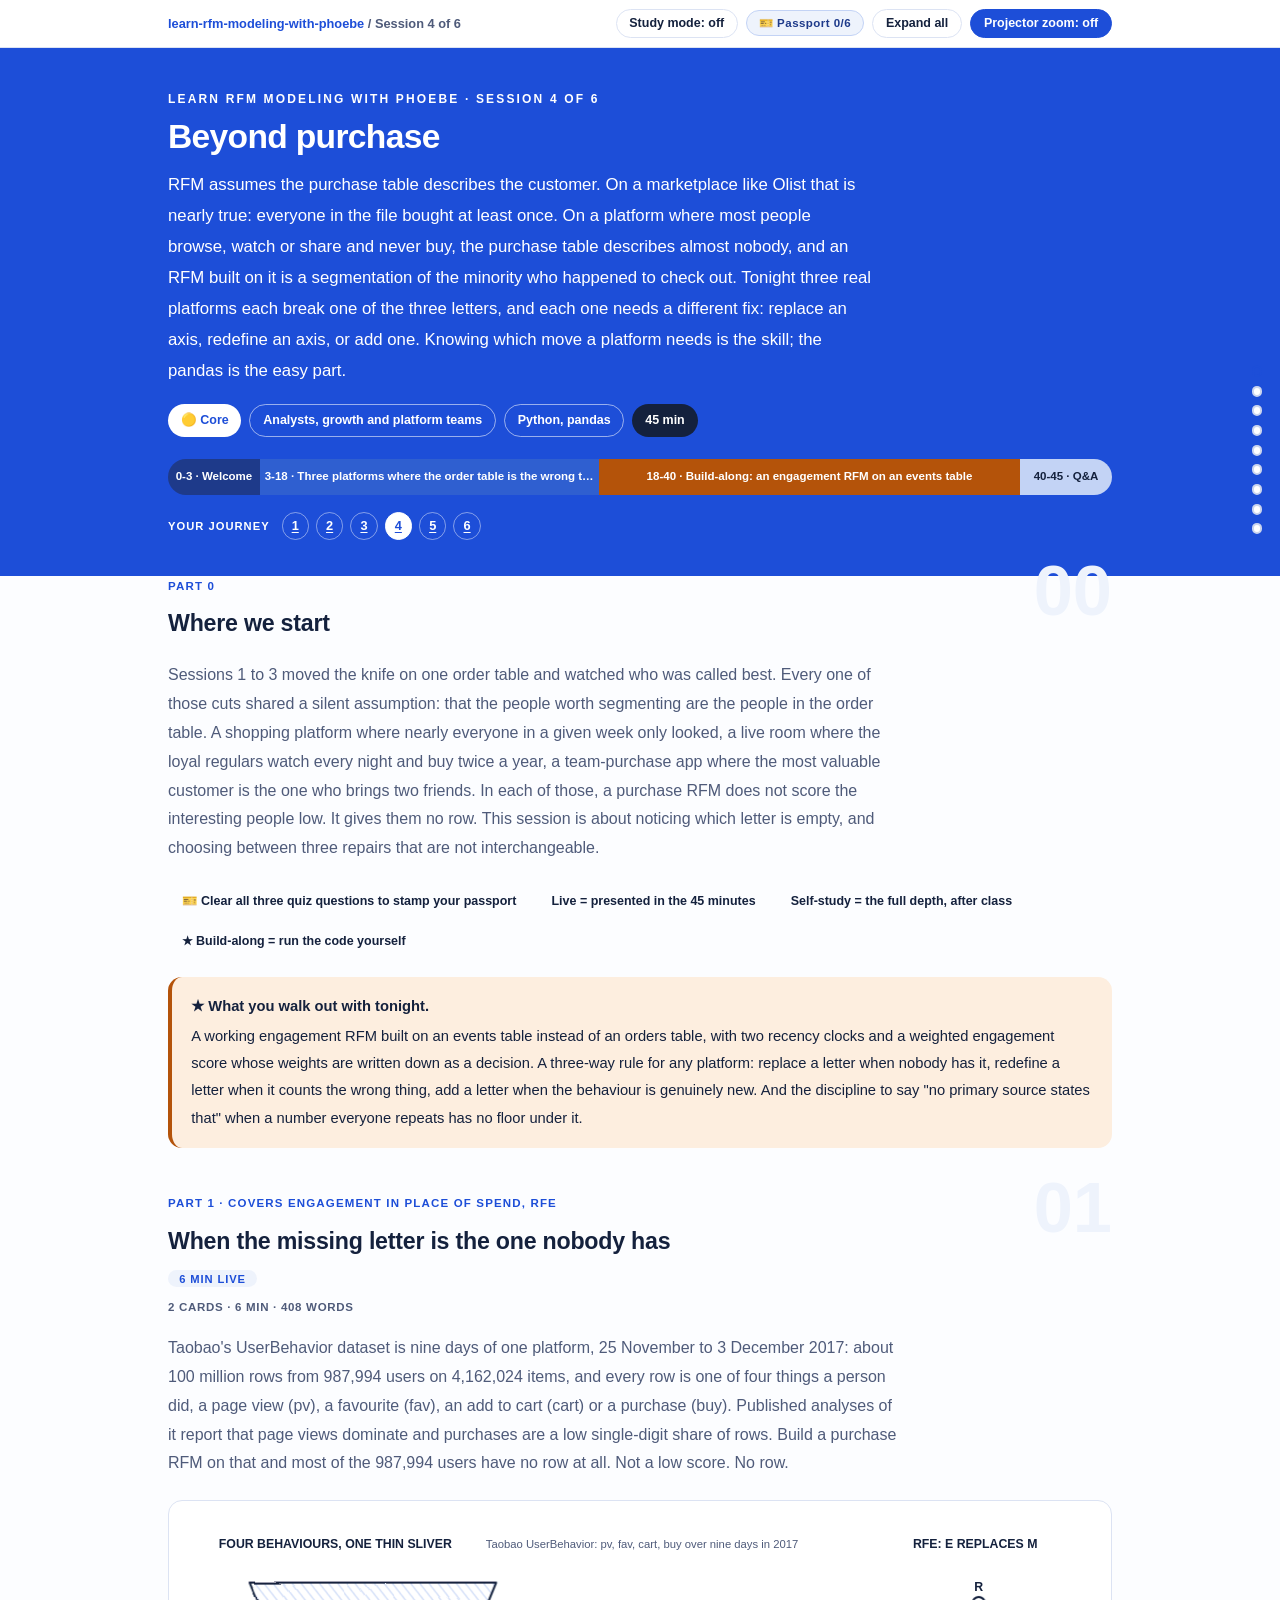
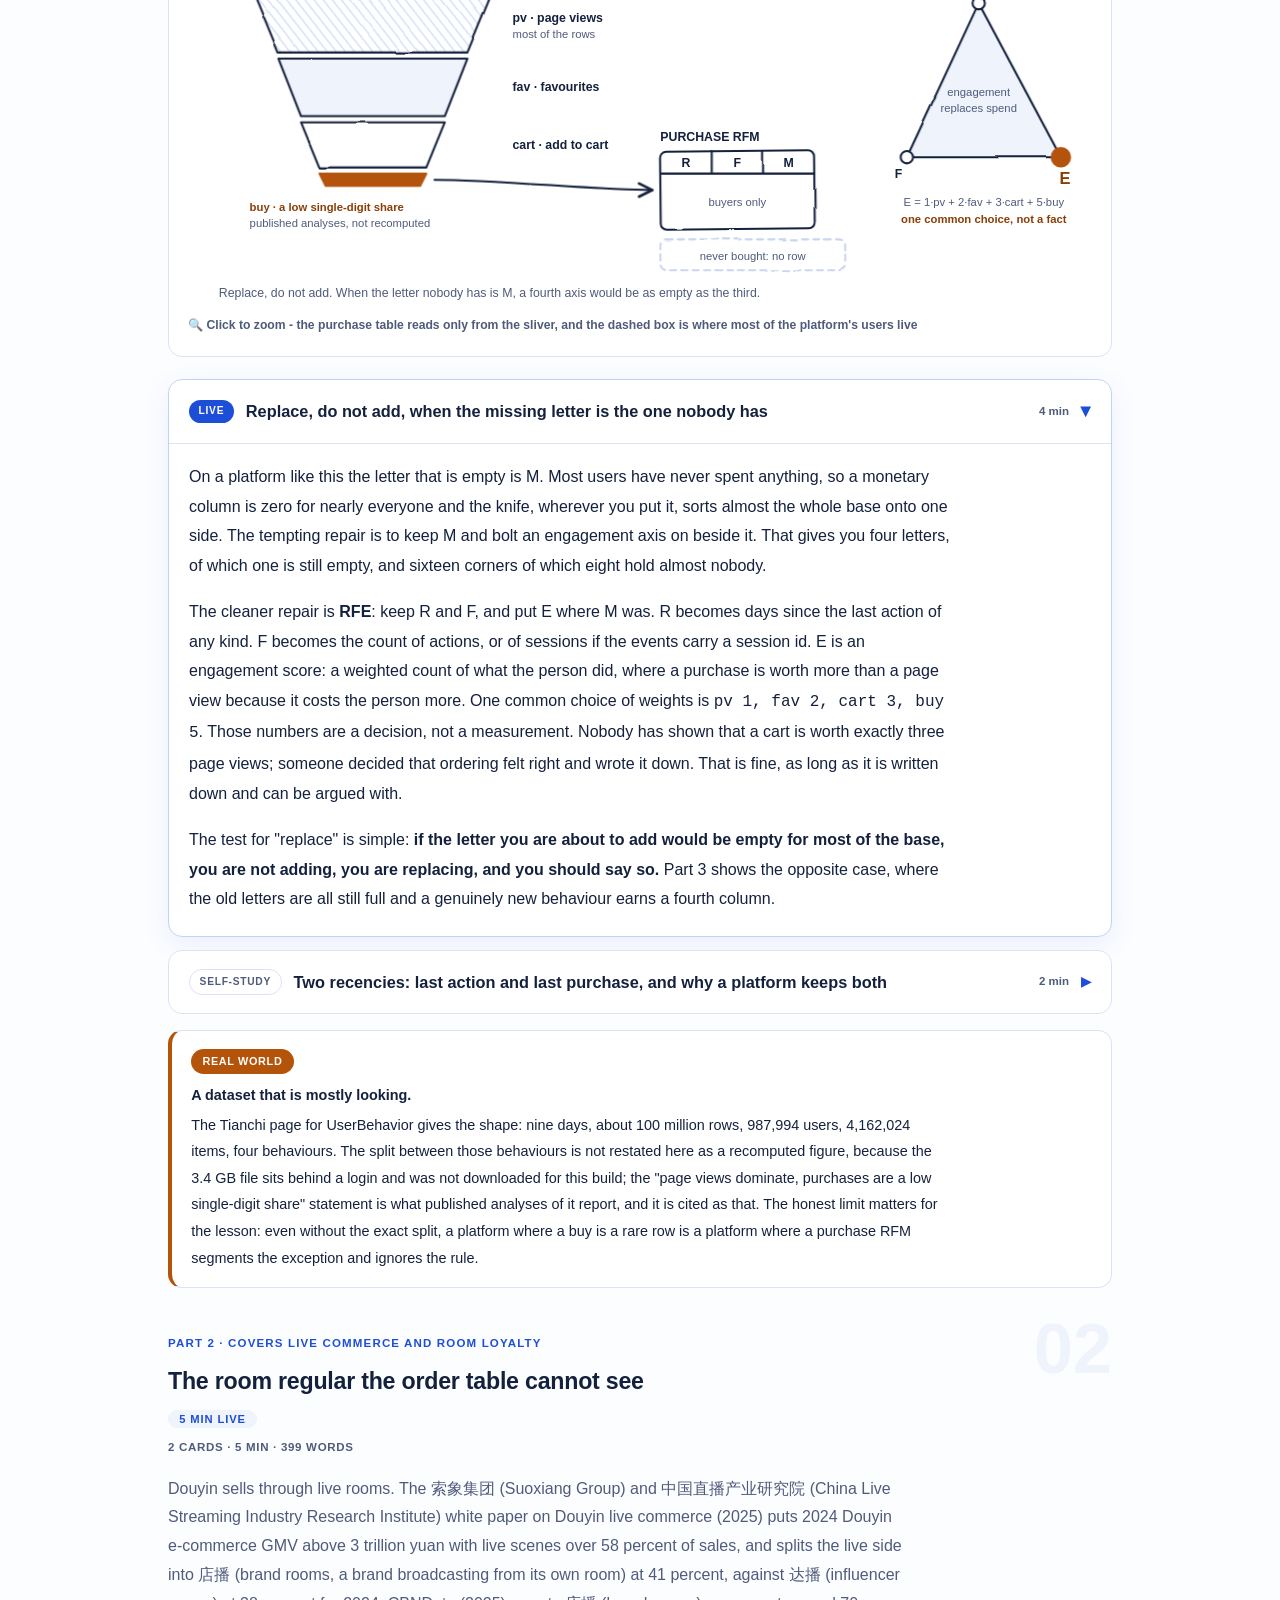
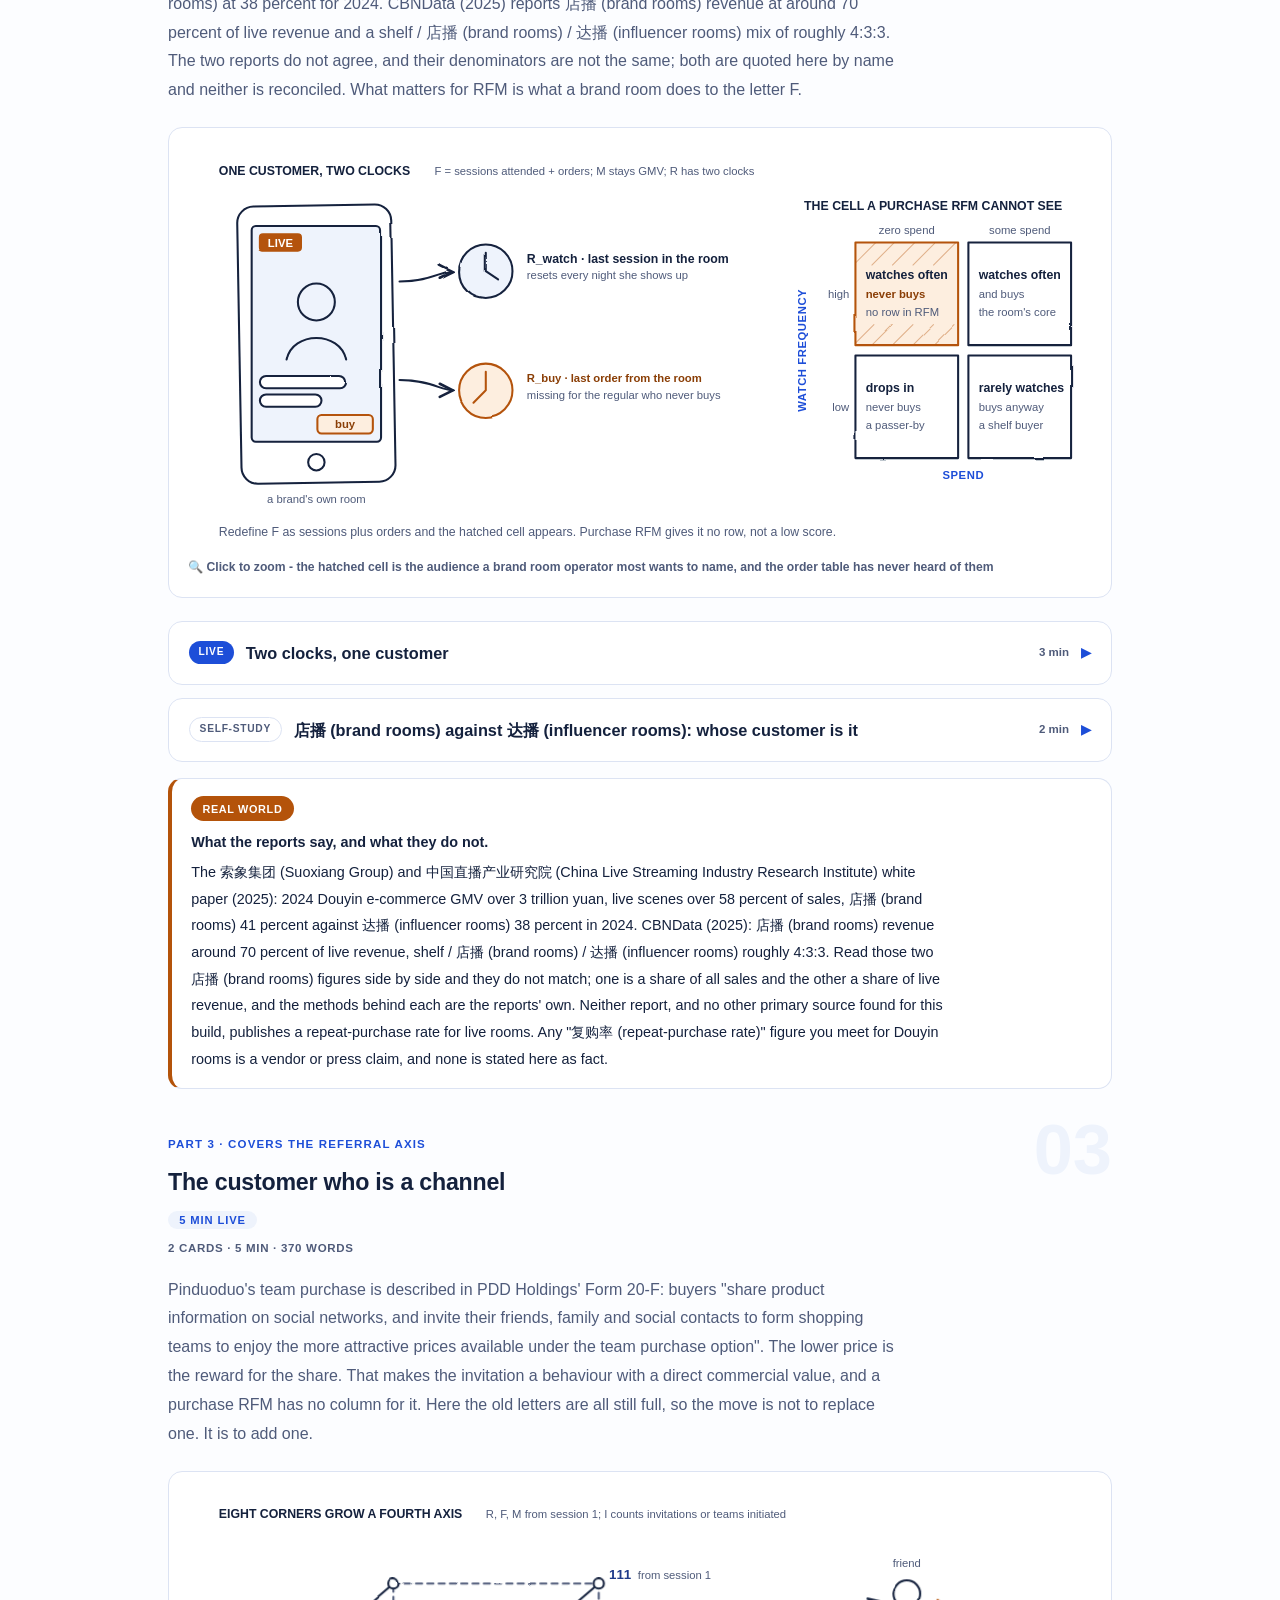
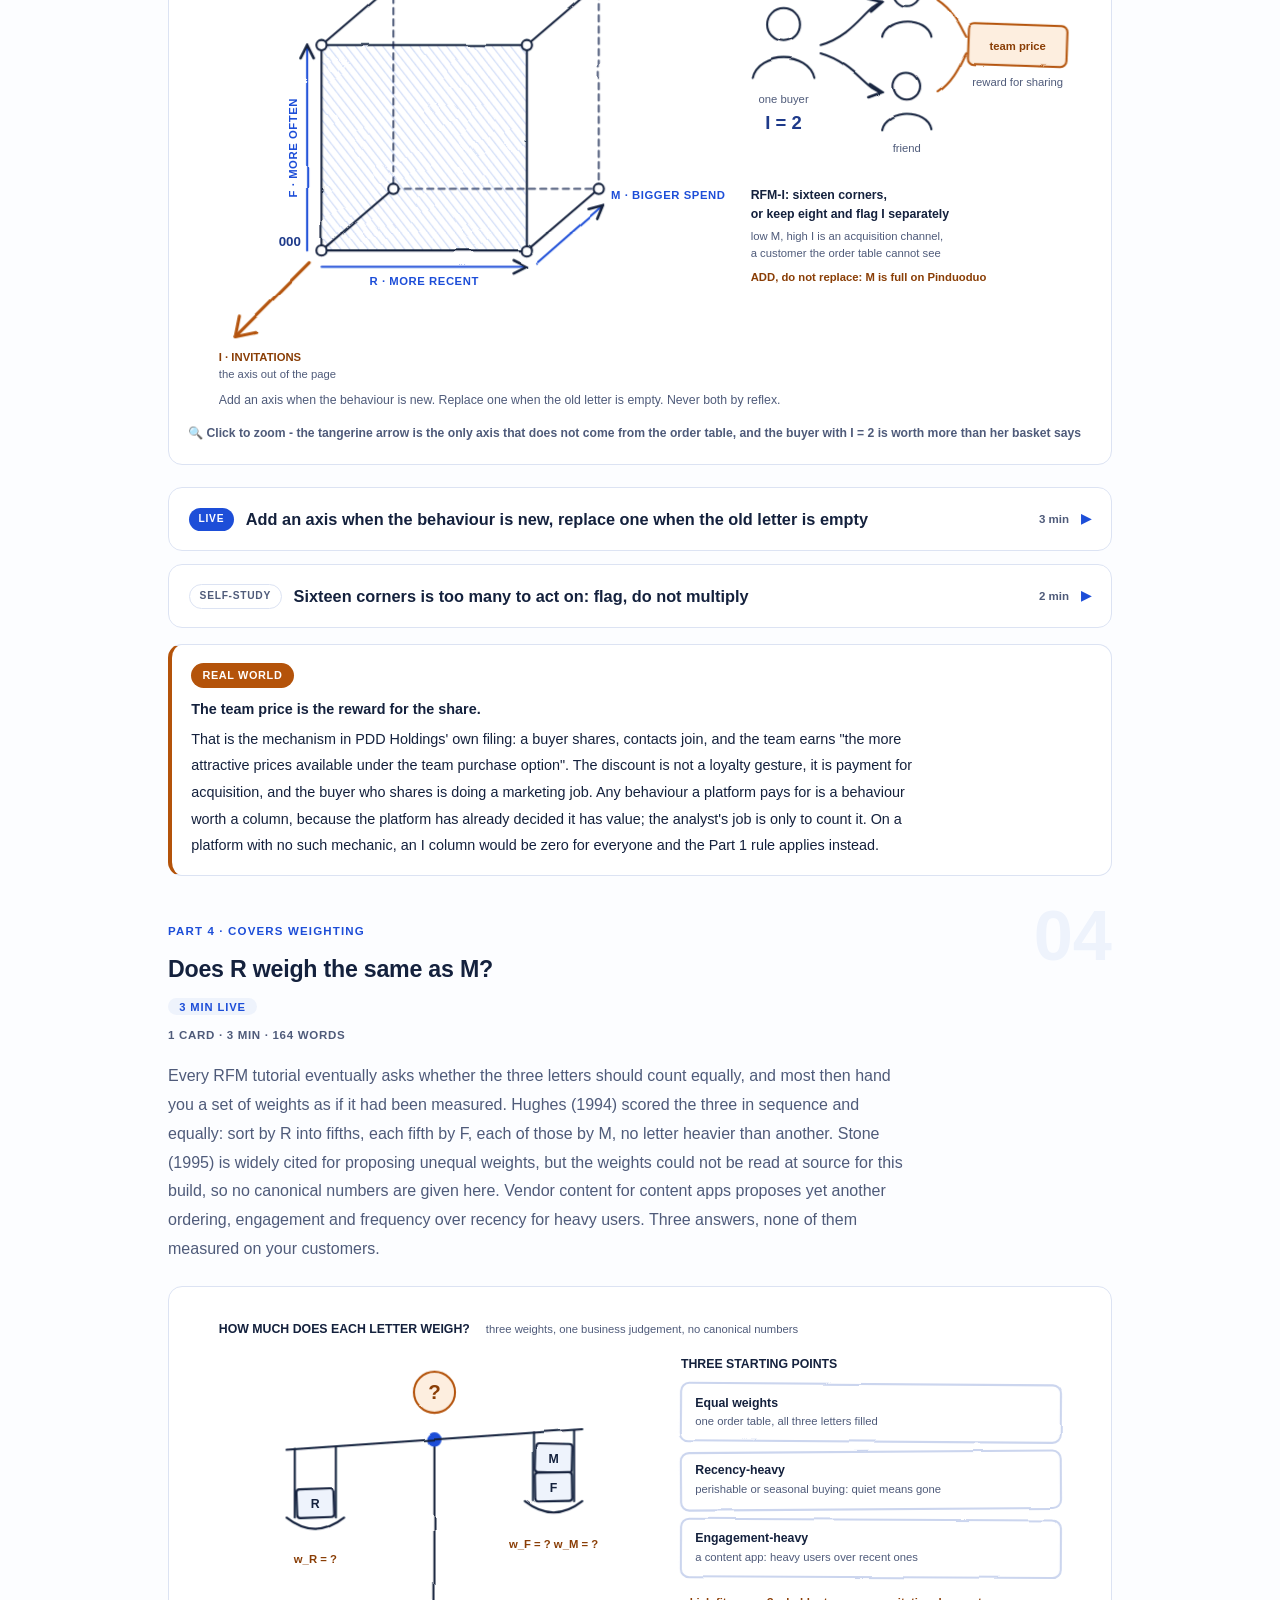
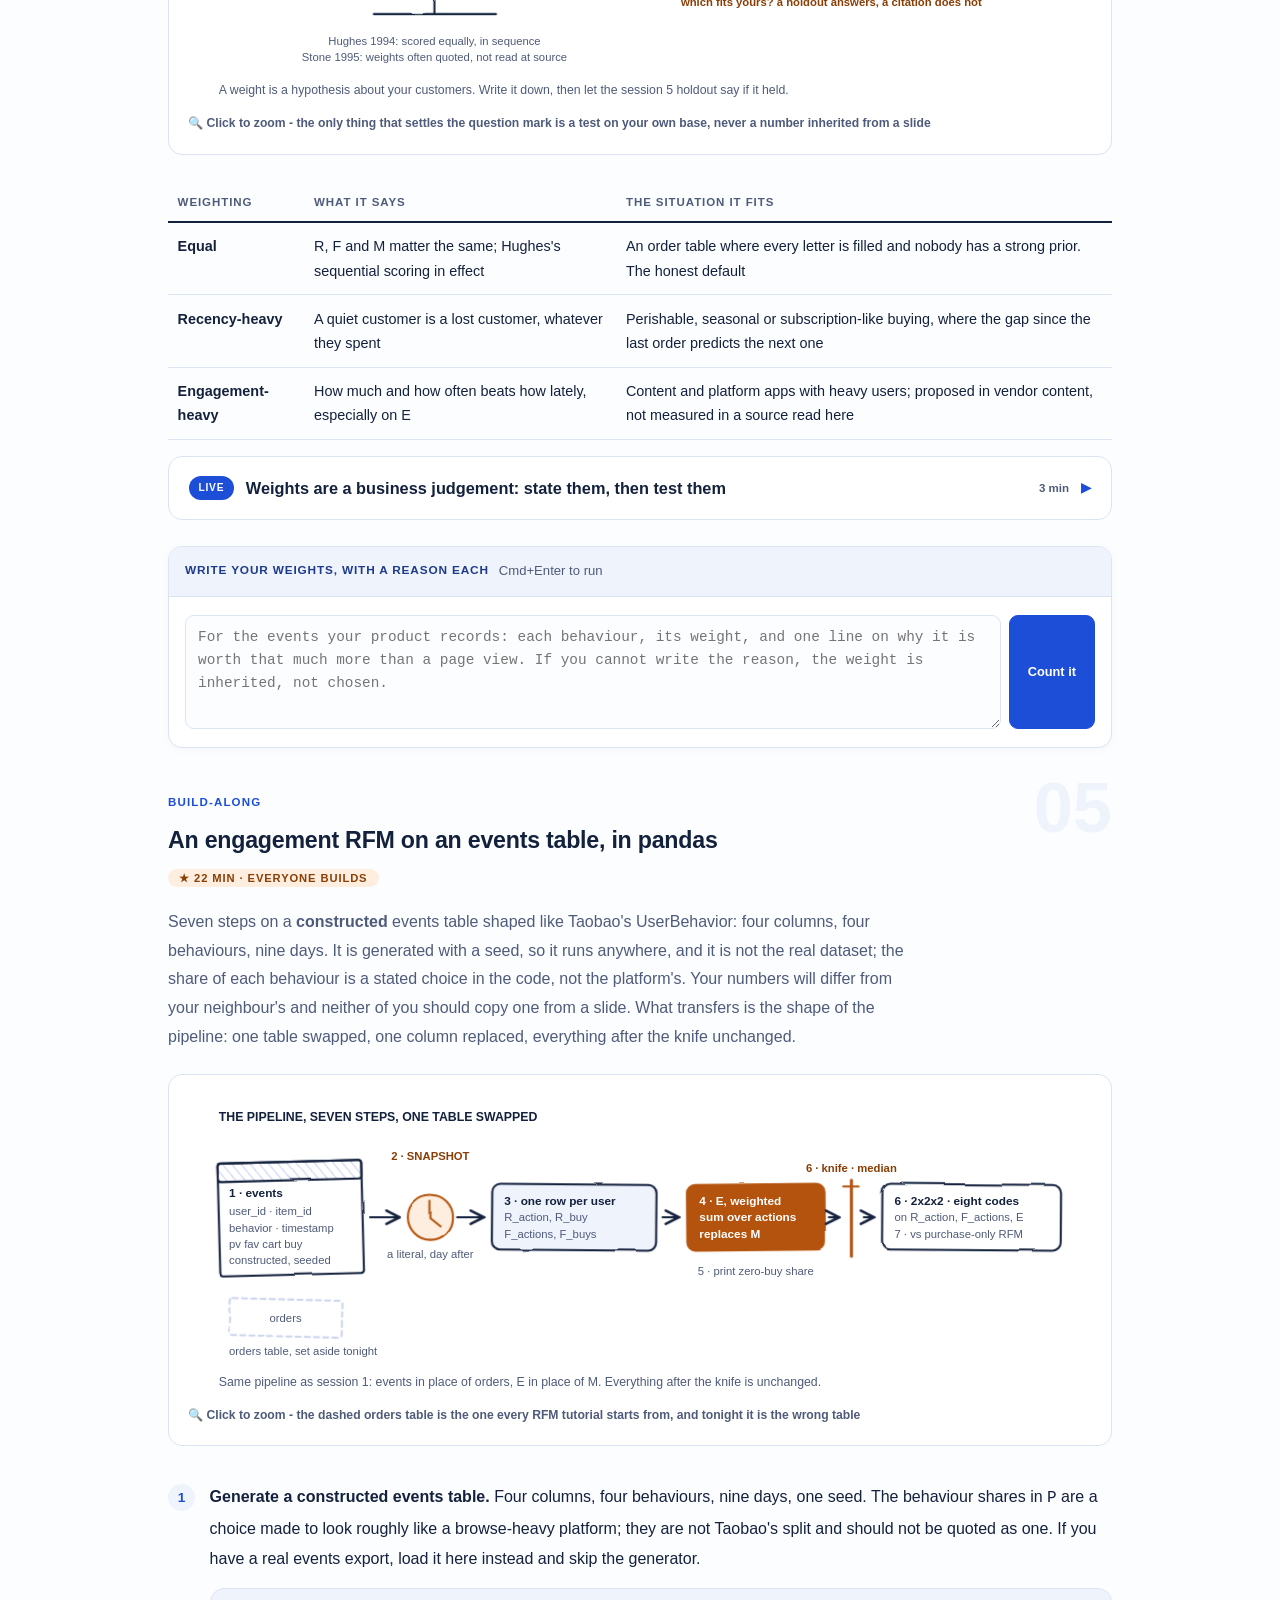
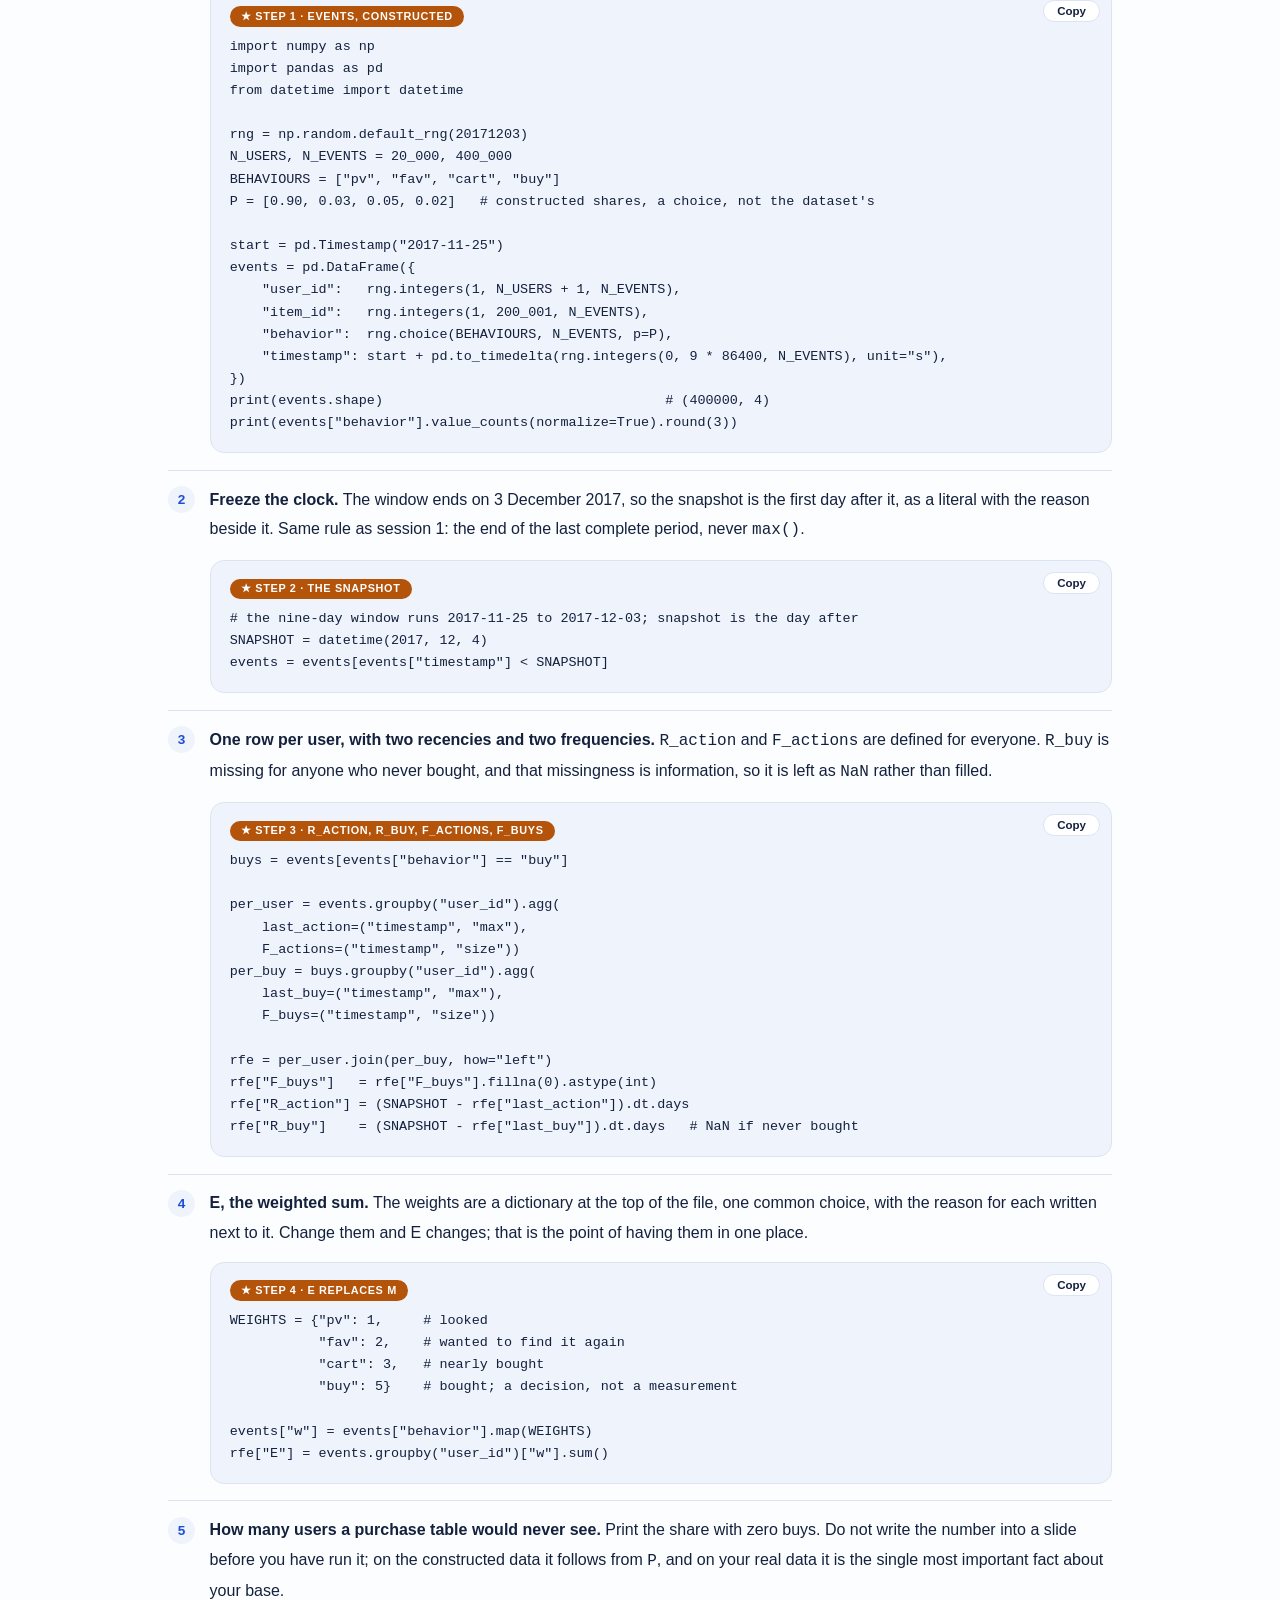
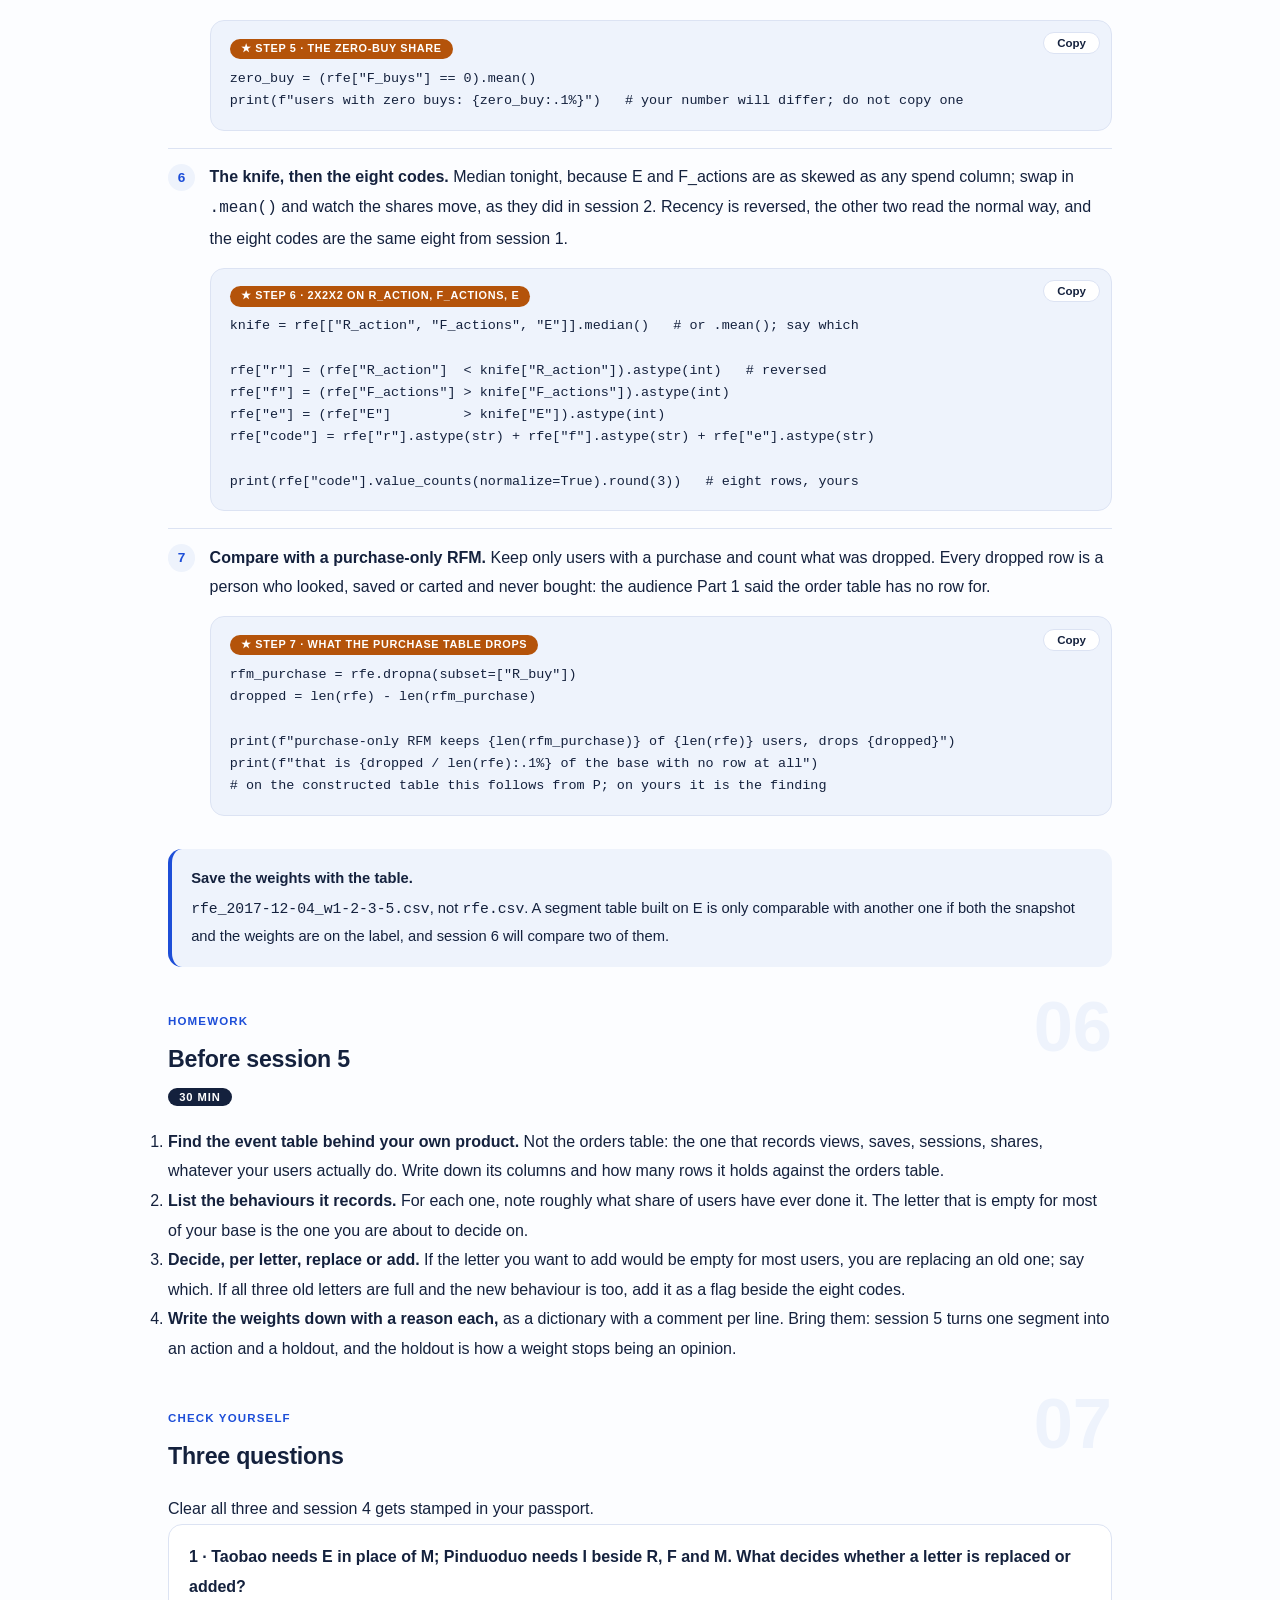
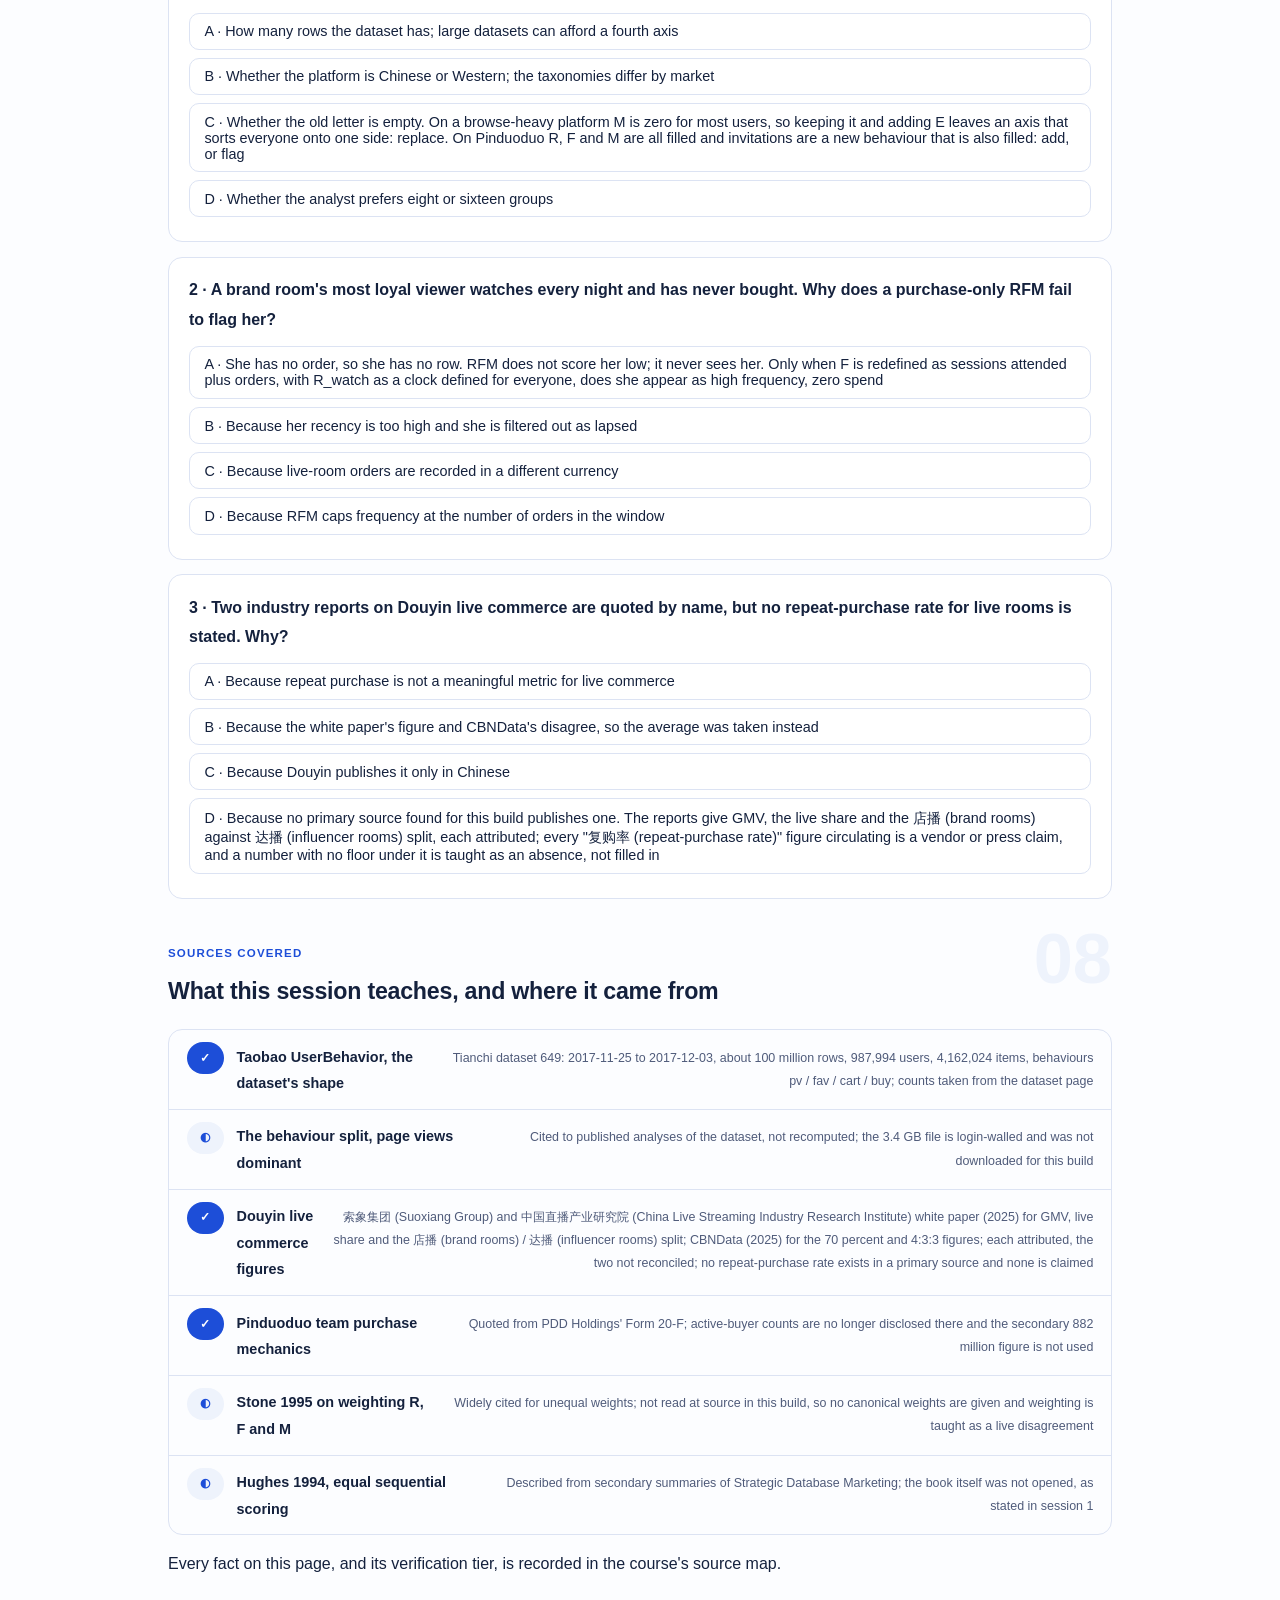
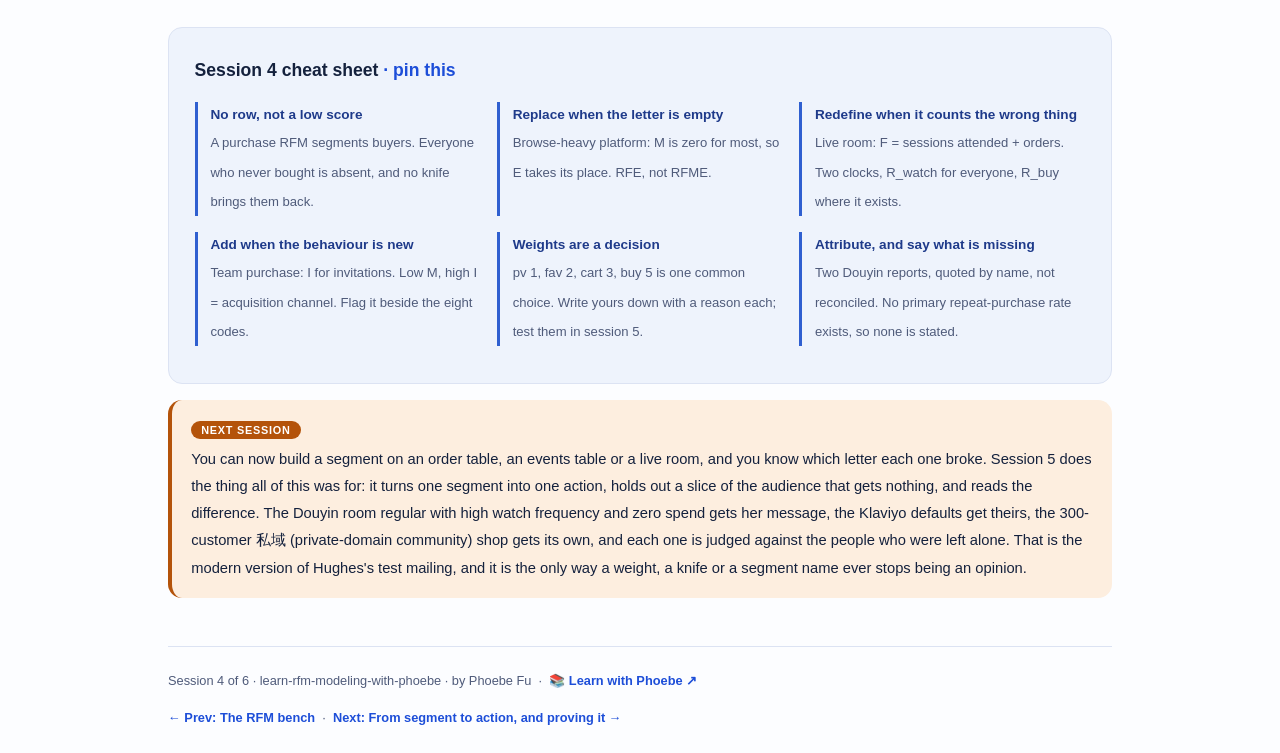
<file: courses/04-beyond-purchase.html>
<!DOCTYPE html>
<html lang="en">
<head>
<meta charset="UTF-8">
<meta name="viewport" content="width=device-width, initial-scale=1.0">
<!-- social:start -->
<meta name="description" content="Session 4 of 6. RFM assumes the purchase table describes the customer. On Taobao, Douyin and Pinduoduo it describes almost nobody. Three platforms each break one letter; the fixes are replace an axis, redefine an axis, or add one.">
<meta property="og:type" content="article">
<meta property="og:site_name" content="Learn with Phoebe">
<meta property="og:title" content="Beyond purchase - learn rfm modeling with phoebe">
<meta property="og:description" content="Session 4 of 6. Engagement in place of spend, two recency clocks for a live room, and a referral axis the order table cannot see. Build an engagement RFM on an events table.">
<meta property="og:url" content="https://phoebefu6.github.io/learn-rfm-modeling-with-phoebe/courses/04-beyond-purchase.html">
<meta property="og:image" content="https://phoebefu6.github.io/learn-rfm-modeling-with-phoebe/assets/og-cover.png">
<meta property="og:image:width" content="1200">
<meta property="og:image:height" content="630">
<meta name="twitter:card" content="summary_large_image">
<meta name="twitter:title" content="Beyond purchase - learn rfm modeling with phoebe">
<meta name="twitter:description" content="Session 4 of 6. RFE, room loyalty, the referral axis: replace, redefine or add.">
<meta name="twitter:image" content="https://phoebefu6.github.io/learn-rfm-modeling-with-phoebe/assets/og-cover.png">
<!-- social:end -->
<title>Session 4 · Beyond purchase - learn rfm modeling with phoebe</title>
<link rel="stylesheet" href="../assets/style.css?v=25">
</head>
<body>

<div class="toolbar">
  <div class="wrap">
    <span class="crumb"><a href="../index.html">learn-rfm-modeling-with-phoebe</a> / Session 4 of 6</span>
    <button class="btn" id="toggle-all" type="button">Expand all</button>
    <button class="btn primary" id="zoom-toggle" type="button">Projector zoom: off</button>
  </div>
</div>

<header class="masthead">
  <div class="wrap">
    <div class="eyebrow">Learn RFM Modeling with Phoebe · Session 4 of 6</div>
    <h1>Beyond <span class="accent">purchase</span></h1>
    <p class="sub">RFM assumes the purchase table describes the customer. On a marketplace like Olist that is nearly true: everyone in the file bought at least once. On a platform where most people browse, watch or share and never buy, the purchase table describes almost nobody, and an RFM built on it is a segmentation of the minority who happened to check out. Tonight three real platforms each break one of the three letters, and each one needs a different fix: replace an axis, redefine an axis, or add one. Knowing which move a platform needs is the skill; the pandas is the easy part.</p>
    <div class="chip-row">
      <span class="chip level">🟡 Core</span>
      <span class="chip audience">Analysts, growth and platform teams</span>
      <span class="chip audience">Python, pandas</span>
      <span class="chip time">45 min</span>
    </div>
    <div class="agenda">
      <span class="a1" style="flex:1">0-3 · Welcome</span>
      <span class="a2" style="flex:4">3-18 · Three platforms where the order table is the wrong table</span>
      <span class="a3" style="flex:5">18-40 · Build-along: an engagement RFM on an events table</span>
      <span class="a4" style="flex:1">40-45 · Q&amp;A</span>
    </div>
  </div>
</header>

<main class="wrap">

  <section class="section" id="intro">
    <div class="section-kicker">
      <span class="klabel">Part 0</span>
      <h2>Where we start</h2>
    </div>
    <p class="lede">Sessions 1 to 3 moved the knife on one order table and watched who was called best. Every one of those cuts shared a silent assumption: that the people worth segmenting are the people in the order table. A shopping platform where nearly everyone in a given week only looked, a live room where the loyal regulars watch every night and buy twice a year, a team-purchase app where the most valuable customer is the one who brings two friends. In each of those, a purchase RFM does not score the interesting people low. It gives them no row. This session is about noticing which letter is empty, and choosing between three repairs that are not interchangeable.</p>

    <div class="legend">
      <span class="pill">🎫 Clear all three quiz questions to stamp your passport</span>
      <span class="pill">Live = presented in the 45 minutes</span>
      <span class="pill">Self-study = the full depth, after class</span>
      <span class="pill">★ Build-along = run the code yourself</span>
    </div>

    <div class="callout win">
      <p><strong>★ What you walk out with tonight.</strong> A working engagement RFM built on an events table instead of an orders table, with two recency clocks and a weighted engagement score whose weights are written down as a decision. A three-way rule for any platform: replace a letter when nobody has it, redefine a letter when it counts the wrong thing, add a letter when the behaviour is genuinely new. And the discipline to say "no primary source states that" when a number everyone repeats has no floor under it.</p>
    </div>
  </section>

  <section class="section" id="part-1">
    <div class="section-kicker">
      <span class="klabel">Part 1 · covers engagement in place of spend, RFE</span>
      <h2>When the missing letter is the one nobody has</h2>
      <span class="tag concept">6 min live</span>
    </div>
    <p class="lede">Taobao's UserBehavior dataset is nine days of one platform, 25 November to 3 December 2017: about 100 million rows from 987,994 users on 4,162,024 items, and every row is one of four things a person did, a page view (pv), a favourite (fav), an add to cart (cart) or a purchase (buy). Published analyses of it report that page views dominate and purchases are a low single-digit share of rows. Build a purchase RFM on that and most of the 987,994 users have no row at all. Not a low score. No row.</p>

    <figure class="zoomable">
      <svg viewBox="0 0 880 374" xmlns="http://www.w3.org/2000/svg" role="img" aria-label="A hand-drawn funnel of Taobao's four behaviours: page views as the wide hatched top, favourites, add to cart, and purchases as a thin tangerine sliver at the bottom. An arrow from the sliver feeds a sketched purchase RFM table with a dashed empty box beneath it for everyone who never bought. On the right, an RFE triangle whose corners are R, F and E, with E replacing M and the weights pv 1, fav 2, cart 3, buy 5 noted as one common choice.">
        <defs>
          <filter id="s4aSk" x="-3%" y="-3%" width="106%" height="106%"><feTurbulence type="fractalNoise" baseFrequency="0.02" numOctaves="2" seed="43" result="n"/><feDisplacementMap in="SourceGraphic" in2="n" scale="2.4" xChannelSelector="R" yChannelSelector="G"/></filter>
          <pattern id="s4aHc" patternUnits="userSpaceOnUse" width="7" height="7" patternTransform="rotate(-38)"><line x1="0" y1="0" x2="0" y2="7" stroke="#1D4ED8" stroke-width="1" opacity=".5"/></pattern>
          <marker id="s4aAr" viewBox="0 0 10 10" refX="9" refY="5" markerWidth="8" markerHeight="8" orient="auto"><path d="M1 1 L9 5 L1 9" fill="none" stroke="#14213D" stroke-width="1.6" stroke-linecap="round"/></marker>
        </defs>
        <style>
          .s4aH { font: 800 12px Inter, sans-serif; fill: #14213D; }
          .s4aL { font: 600 12px Inter, sans-serif; fill: #14213D; }
          .s4aS { font: 400 11px Inter, sans-serif; fill: #4F5B7A; }
          .s4aB { font: 800 11px Inter, sans-serif; fill: #8A3E06; }
          .s4aE { font: 800 16px Inter, sans-serif; fill: #8A3E06; }
          .s4aN { font: 400 12px Inter, sans-serif; fill: #4F5B7A; }
        </style>

        <text class="s4aH" x="30" y="26">FOUR BEHAVIOURS, ONE THIN SLIVER</text>
        <text class="s4aS" x="290" y="26">Taobao UserBehavior: pv, fav, cart, buy over nine days in 2017</text>
        <text class="s4aH" x="706" y="26">RFE: E REPLACES M</text>

        <g filter="url(#s4aSk)" fill="none" stroke="#14213D" stroke-width="2" stroke-linecap="round" stroke-linejoin="round">
          <!-- funnel, four layers -->
          <path d="M60 60 L300 60 L272 128 L88 128 Z" fill="url(#s4aHc)"/>
          <path d="M88 134 L272 134 L250 190 L110 190 Z" fill="#EEF3FC"/>
          <path d="M110 196 L250 196 L232 240 L128 240 Z" fill="#FFFFFF"/>
          <path d="M128 246 L232 246 L226 258 L134 258 Z" fill="#B4530A" stroke="#B4530A"/>
          <!-- the sliver feeds the table -->
          <path d="M240 252 C300 252 400 262 452 262" marker-end="url(#s4aAr)"/>
          <!-- purchase RFM table -->
          <rect x="460" y="224" width="150" height="76" rx="6" transform="rotate(-0.6 535 262)" fill="#FFFFFF"/>
          <path d="M460 246 L610 246 M510 224 L510 246 M560 224 L560 246"/>
          <!-- the rows that do not exist -->
          <rect x="460" y="310" width="180" height="30" rx="6" stroke="#CBD5EE" stroke-dasharray="6 5"/>
          <!-- RFE triangle -->
          <path d="M770 80 L700 230 L850 230 Z" fill="#EEF3FC"/>
          <circle cx="770" cy="80" r="6" fill="#FFFFFF"/>
          <circle cx="700" cy="230" r="6" fill="#FFFFFF"/>
          <circle cx="850" cy="230" r="9" fill="#B4530A" stroke="#B4530A"/>
        </g>

        <text class="s4aL" x="316" y="98">pv · page views</text>
        <text class="s4aS" x="316" y="114">most of the rows</text>
        <text class="s4aL" x="316" y="166">fav · favourites</text>
        <text class="s4aL" x="316" y="222">cart · add to cart</text>
        <text class="s4aB" x="60" y="282">buy · a low single-digit share</text>
        <text class="s4aS" x="60" y="298">published analyses, not recomputed</text>

        <text class="s4aH" x="460" y="214">PURCHASE RFM</text>
        <text class="s4aL" x="485" y="240" text-anchor="middle">R</text>
        <text class="s4aL" x="535" y="240" text-anchor="middle">F</text>
        <text class="s4aL" x="585" y="240" text-anchor="middle">M</text>
        <text class="s4aS" x="535" y="278" text-anchor="middle">buyers only</text>
        <text class="s4aS" x="550" y="330" text-anchor="middle">never bought: no row</text>

        <text class="s4aL" x="770" y="68" text-anchor="middle">R</text>
        <text class="s4aL" x="692" y="250" text-anchor="middle">F</text>
        <text class="s4aE" x="854" y="256" text-anchor="middle">E</text>
        <text class="s4aS" x="770" y="170" text-anchor="middle">engagement</text>
        <text class="s4aS" x="770" y="186" text-anchor="middle">replaces spend</text>
        <text class="s4aS" x="775" y="278" text-anchor="middle">E = 1·pv + 2·fav + 3·cart + 5·buy</text>
        <text class="s4aB" x="775" y="294" text-anchor="middle">one common choice, not a fact</text>

        <text class="s4aN" x="30" y="366">Replace, do not add. When the letter nobody has is M, a fourth axis would be as empty as the third.</text>
      </svg>
      <figcaption>🔍 Click to zoom - the purchase table reads only from the sliver, and the dashed box is where most of the platform's users live</figcaption>
    </figure>

    <details class="card" open>
      <summary><span class="mode live">Live</span>Replace, do not add, when the missing letter is the one nobody has<span class="mini">4 min</span><span class="caret">▶</span></summary>
      <div class="body">
        <p>On a platform like this the letter that is empty is M. Most users have never spent anything, so a monetary column is zero for nearly everyone and the knife, wherever you put it, sorts almost the whole base onto one side. The tempting repair is to keep M and bolt an engagement axis on beside it. That gives you four letters, of which one is still empty, and sixteen corners of which eight hold almost nobody.</p>
        <p>The cleaner repair is <strong>RFE</strong>: keep R and F, and put E where M was. R becomes days since the last action of any kind. F becomes the count of actions, or of sessions if the events carry a session id. E is an engagement score: a weighted count of what the person did, where a purchase is worth more than a page view because it costs the person more. One common choice of weights is <code>pv 1, fav 2, cart 3, buy 5</code>. Those numbers are a decision, not a measurement. Nobody has shown that a cart is worth exactly three page views; someone decided that ordering felt right and wrote it down. That is fine, as long as it is written down and can be argued with.</p>
        <p>The test for "replace" is simple: <strong>if the letter you are about to add would be empty for most of the base, you are not adding, you are replacing, and you should say so.</strong> Part 3 shows the opposite case, where the old letters are all still full and a genuinely new behaviour earns a fourth column.</p>
      </div>
    </details>

    <details class="card">
      <summary><span class="mode self">Self-study</span>Two recencies: last action and last purchase, and why a platform keeps both<span class="mini">2 min</span><span class="caret">▶</span></summary>
      <div class="body">
        <p>Replacing M with E does not mean forgetting purchase. It means purchase recency and action recency become two different columns, and they answer two different questions. <code>R_action</code>, days since anything happened, tells you whether the person is still around. <code>R_buy</code>, days since the last purchase and missing for anyone who never bought, tells you whether they have ever crossed the line and how long ago. A user with <code>R_action</code> 1 and <code>R_buy</code> missing is alive and has never converted: an onboarding problem. A user with <code>R_action</code> 40 and <code>R_buy</code> 41 bought once and left the same day: a different problem entirely.</p>
        <p>Keep both. Segment on <code>R_action</code>, because it is defined for everyone, and carry <code>R_buy</code> as a column you read when you choose the action. The build-along computes both, and the missing values in the second are the point, not a data-quality problem to fill.</p>
      </div>
    </details>

    <div class="callout example">
      <span class="ex-pill">Real world</span>
      <p><strong>A dataset that is mostly looking.</strong> The Tianchi page for UserBehavior gives the shape: nine days, about 100 million rows, 987,994 users, 4,162,024 items, four behaviours. The split between those behaviours is not restated here as a recomputed figure, because the 3.4 GB file sits behind a login and was not downloaded for this build; the "page views dominate, purchases are a low single-digit share" statement is what published analyses of it report, and it is cited as that. The honest limit matters for the lesson: even without the exact split, a platform where a buy is a rare row is a platform where a purchase RFM segments the exception and ignores the rule.</p>
    </div>
  </section>

  <section class="section" id="part-2">
    <div class="section-kicker">
      <span class="klabel">Part 2 · covers live commerce and room loyalty</span>
      <h2>The room regular the order table cannot see</h2>
      <span class="tag concept">5 min live</span>
    </div>
    <p class="lede">Douyin sells through live rooms. The 索象集团 (Suoxiang Group) and 中国直播产业研究院 (China Live Streaming Industry Research Institute) white paper on Douyin live commerce (2025) puts 2024 Douyin e-commerce GMV above 3 trillion yuan with live scenes over 58 percent of sales, and splits the live side into 店播 (brand rooms, a brand broadcasting from its own room) at 41 percent, against 达播 (influencer rooms) at 38 percent for 2024. CBNData (2025) reports 店播 (brand rooms) revenue at around 70 percent of live revenue and a shelf / 店播 (brand rooms) / 达播 (influencer rooms) mix of roughly 4:3:3. The two reports do not agree, and their denominators are not the same; both are quoted here by name and neither is reconciled. What matters for RFM is what a brand room does to the letter F.</p>

    <figure class="zoomable">
      <svg viewBox="0 0 880 388" xmlns="http://www.w3.org/2000/svg" role="img" aria-label="A sketched phone showing a live room with a host, a LIVE tag and a buy button. Two clocks beside it: R_watch, the last session in the room, and R_buy, the last order, which is missing for the regular who never buys. On the right a two-by-two grid of watch frequency against spend; the high-watch, zero-spend cell is hatched in tangerine and labelled as having no row in a purchase RFM.">
        <defs>
          <filter id="s4bSk" x="-3%" y="-3%" width="106%" height="106%"><feTurbulence type="fractalNoise" baseFrequency="0.02" numOctaves="2" seed="47" result="n"/><feDisplacementMap in="SourceGraphic" in2="n" scale="2.4" xChannelSelector="R" yChannelSelector="G"/></filter>
          <pattern id="s4bHc" patternUnits="userSpaceOnUse" width="7" height="7" patternTransform="rotate(-38)"><line x1="0" y1="0" x2="0" y2="7" stroke="#1D4ED8" stroke-width="1" opacity=".5"/></pattern>
          <marker id="s4bAr" viewBox="0 0 10 10" refX="9" refY="5" markerWidth="8" markerHeight="8" orient="auto"><path d="M1 1 L9 5 L1 9" fill="none" stroke="#14213D" stroke-width="1.6" stroke-linecap="round"/></marker>
        </defs>
        <style>
          .s4bH { font: 800 12px Inter, sans-serif; fill: #14213D; }
          .s4bL { font: 600 12px Inter, sans-serif; fill: #14213D; }
          .s4bS { font: 400 11px Inter, sans-serif; fill: #4F5B7A; }
          .s4bB { font: 800 11px Inter, sans-serif; fill: #8A3E06; }
          .s4bW { font: 800 11px Inter, sans-serif; fill: #FFFFFF; }
          .s4bA { font: 700 11px Inter, sans-serif; fill: #1D4ED8; letter-spacing: .05em; }
          .s4bN { font: 400 12px Inter, sans-serif; fill: #4F5B7A; }
        </style>

        <text class="s4bH" x="30" y="26">ONE CUSTOMER, TWO CLOCKS</text>
        <text class="s4bS" x="240" y="26">F = sessions attended + orders; M stays GMV; R has two clocks</text>

        <g filter="url(#s4bSk)" fill="none" stroke="#14213D" stroke-width="2" stroke-linecap="round" stroke-linejoin="round">
          <!-- phone -->
          <rect x="50" y="56" width="150" height="270" rx="16" transform="rotate(-1 125 191)" fill="#FFFFFF"/>
          <rect x="62" y="76" width="126" height="210" rx="4" fill="#EEF3FC"/>
          <rect x="70" y="84" width="40" height="16" rx="3" fill="#B4530A" stroke="#B4530A"/>
          <!-- host -->
          <circle cx="125" cy="150" r="18"/>
          <path d="M96 206 C102 178 148 178 154 206"/>
          <!-- chat and the buy button -->
          <rect x="70" y="222" width="84" height="12" rx="6" fill="#FFFFFF"/>
          <rect x="70" y="240" width="60" height="12" rx="6" fill="#FFFFFF"/>
          <rect x="126" y="260" width="54" height="18" rx="4" fill="#FDEEDF" stroke="#B4530A"/>
          <circle cx="125" cy="306" r="8"/>
          <!-- two clocks -->
          <circle cx="290" cy="120" r="26" fill="#EEF3FC"/>
          <path d="M290 120 L290 102 M290 120 L302 128"/>
          <circle cx="290" cy="236" r="26" fill="#FDEEDF" stroke="#B4530A"/>
          <path d="M290 236 L290 218 M290 236 L278 248" stroke="#B4530A"/>
          <path d="M206 130 C236 130 246 120 258 120" marker-end="url(#s4bAr)"/>
          <path d="M206 226 C236 226 246 236 258 236" marker-end="url(#s4bAr)"/>
          <!-- the grid -->
          <rect x="650" y="92" width="100" height="100" fill="#FDEEDF" stroke="#B4530A"/>
          <path d="M650 112 L670 92 M666 114 L688 92 M686 114 L708 92 M706 114 L728 92 M726 114 L748 92 M650 190 L668 172 M666 192 L686 172 M686 192 L706 172 M706 192 L726 172 M726 192 L746 172" stroke="#B4530A" stroke-width="1" opacity=".4"/>
          <rect x="760" y="92" width="100" height="100" fill="#FFFFFF"/>
          <rect x="650" y="202" width="100" height="100" fill="#FFFFFF"/>
          <rect x="760" y="202" width="100" height="100" fill="#FFFFFF"/>
        </g>

        <text class="s4bW" x="90" y="96" text-anchor="middle">LIVE</text>
        <text class="s4bB" x="153" y="273" text-anchor="middle">buy</text>
        <text class="s4bS" x="125" y="346" text-anchor="middle">a brand's own room</text>

        <text class="s4bH" x="330" y="112">R_watch · last session in the room</text>
        <text class="s4bS" x="330" y="128">resets every night she shows up</text>
        <text class="s4bB" x="330" y="228">R_buy · last order from the room</text>
        <text class="s4bS" x="330" y="244">missing for the regular who never buys</text>

        <text class="s4bH" x="600" y="60">THE CELL A PURCHASE RFM CANNOT SEE</text>
        <text class="s4bS" x="700" y="84" text-anchor="middle">zero spend</text>
        <text class="s4bS" x="810" y="84" text-anchor="middle">some spend</text>
        <text class="s4bS" x="644" y="146" text-anchor="end">high</text>
        <text class="s4bS" x="644" y="256" text-anchor="end">low</text>
        <text class="s4bA" x="602" y="197" text-anchor="middle" transform="rotate(-90 602 197)">WATCH FREQUENCY</text>
        <text class="s4bA" x="755" y="322" text-anchor="middle">SPEND</text>

        <text class="s4bL" x="660" y="128">watches often</text>
        <text class="s4bB" x="660" y="146">never buys</text>
        <text class="s4bS" x="660" y="164">no row in RFM</text>
        <text class="s4bL" x="770" y="128">watches often</text>
        <text class="s4bS" x="770" y="146">and buys</text>
        <text class="s4bS" x="770" y="164">the room's core</text>
        <text class="s4bL" x="660" y="238">drops in</text>
        <text class="s4bS" x="660" y="256">never buys</text>
        <text class="s4bS" x="660" y="274">a passer-by</text>
        <text class="s4bL" x="770" y="238">rarely watches</text>
        <text class="s4bS" x="770" y="256">buys anyway</text>
        <text class="s4bS" x="770" y="274">a shelf buyer</text>

        <text class="s4bN" x="30" y="378">Redefine F as sessions plus orders and the hatched cell appears. Purchase RFM gives it no row, not a low score.</text>
      </svg>
      <figcaption>🔍 Click to zoom - the hatched cell is the audience a brand room operator most wants to name, and the order table has never heard of them</figcaption>
    </figure>

    <details class="card">
      <summary><span class="mode live">Live</span>Two clocks, one customer<span class="mini">3 min</span><span class="caret">▶</span></summary>
      <div class="body">
        <p>A brand room is not a shop with a video on it. It runs at a fixed hour, the same faces come back, and the thing a regular does most is watch. So the letter that breaks is not M this time, it is <strong>F</strong>. Counting orders makes the nightly regular who buys twice a year look like a two-time buyer, indistinguishable from someone who found the room through a shelf search and never came back. The repair is not to replace F but to <strong>redefine</strong> it: frequency becomes sessions attended in the room plus orders placed, so attendance counts as the loyalty it is.</p>
        <p>Recency splits into two clocks. <code>R_watch</code> is days since the last session attended, defined for everyone who has ever been in the room. <code>R_buy</code> is days since the last order, and missing for anyone who never bought. Monetary stays what it always was, the person's GMV in the room, because on a live platform it is the one letter that still means what it says.</p>
        <p>The segment this exposes is the one a 店播 (brand rooms) operator cares about most: <strong>high watch frequency, zero spend</strong>. In a purchase RFM that person does not have a low score, they have no row. Under the redefined F they are a named group, and session 5 gives them an action and a holdout.</p>
      </div>
    </details>

    <details class="card">
      <summary><span class="mode self">Self-study</span>店播 (brand rooms) against 达播 (influencer rooms): whose customer is it<span class="mini">2 min</span><span class="caret">▶</span></summary>
      <div class="body">
        <p>The white paper's split between 店播 (brand rooms) and 达播 (influencer rooms) is not just a market-share table, it is a question about who owns the RFM row. In a 店播 (brand rooms) room the brand runs the broadcast, the regular's loyalty is to the brand, and every session she attends is a data point the brand may keep and act on. In a 达播 (influencer rooms) room the loyalty is to the host. The brand buys a slot, the sale is real, but the room regular is the host's customer, and a "frequency" built on attendance in a host's room is measuring a relationship the brand does not have. <strong>The RFM row belongs to the room owner, and only in 店播 (brand rooms) is that the brand.</strong></p>
        <p>This is why a brand that sells through both channels should build the redefined RFM on its own room only, and treat 达播 (influencer rooms) orders as acquisition events feeding the purchase side, not as frequency. Mixing them inflates F with sessions the brand never hosted.</p>
      </div>
    </details>

    <div class="callout example">
      <span class="ex-pill">Real world</span>
      <p><strong>What the reports say, and what they do not.</strong> The 索象集团 (Suoxiang Group) and 中国直播产业研究院 (China Live Streaming Industry Research Institute) white paper (2025): 2024 Douyin e-commerce GMV over 3 trillion yuan, live scenes over 58 percent of sales, 店播 (brand rooms) 41 percent against 达播 (influencer rooms) 38 percent in 2024. CBNData (2025): 店播 (brand rooms) revenue around 70 percent of live revenue, shelf / 店播 (brand rooms) / 达播 (influencer rooms) roughly 4:3:3. Read those two 店播 (brand rooms) figures side by side and they do not match; one is a share of all sales and the other a share of live revenue, and the methods behind each are the reports' own. Neither report, and no other primary source found for this build, publishes a repeat-purchase rate for live rooms. Any "复购率 (repeat-purchase rate)" figure you meet for Douyin rooms is a vendor or press claim, and none is stated here as fact.</p>
    </div>
  </section>

  <section class="section" id="part-3">
    <div class="section-kicker">
      <span class="klabel">Part 3 · covers the referral axis</span>
      <h2>The customer who is a channel</h2>
      <span class="tag concept">5 min live</span>
    </div>
    <p class="lede">Pinduoduo's team purchase is described in PDD Holdings' Form 20-F: buyers "share product information on social networks, and invite their friends, family and social contacts to form shopping teams to enjoy the more attractive prices available under the team purchase option". The lower price is the reward for the share. That makes the invitation a behaviour with a direct commercial value, and a purchase RFM has no column for it. Here the old letters are all still full, so the move is not to replace one. It is to add one.</p>

    <figure class="zoomable">
      <svg viewBox="0 0 880 508" xmlns="http://www.w3.org/2000/svg" role="img" aria-label="The eight-corner RFM cube from session 1, with a fourth axis I for invitations drawn as a thick tangerine arrow out of the page from the origin corner. To the right, one buyer invites two friends who together earn a team-price tag; the buyer's I equals 2. An annotation reads RFM-I: sixteen corners, or keep eight and flag I separately, and notes that a low-M, high-I customer is an acquisition channel the order table cannot see.">
        <defs>
          <filter id="s4cSk" x="-3%" y="-3%" width="106%" height="106%"><feTurbulence type="fractalNoise" baseFrequency="0.02" numOctaves="2" seed="53" result="n"/><feDisplacementMap in="SourceGraphic" in2="n" scale="2.4" xChannelSelector="R" yChannelSelector="G"/></filter>
          <pattern id="s4cHc" patternUnits="userSpaceOnUse" width="7" height="7" patternTransform="rotate(-38)"><line x1="0" y1="0" x2="0" y2="7" stroke="#1D4ED8" stroke-width="1" opacity=".45"/></pattern>
          <marker id="s4cAr" viewBox="0 0 10 10" refX="9" refY="5" markerWidth="8" markerHeight="8" orient="auto"><path d="M1 1 L9 5 L1 9" fill="none" stroke="#14213D" stroke-width="1.6" stroke-linecap="round"/></marker>
        </defs>
        <style>
          .s4cH { font: 800 12px Inter, sans-serif; fill: #14213D; }
          .s4cC { font: 800 13px Inter, sans-serif; fill: #1E3A8A; }
          .s4cS { font: 400 11px Inter, sans-serif; fill: #4F5B7A; }
          .s4cB { font: 800 11px Inter, sans-serif; fill: #8A3E06; }
          .s4cV { font: 800 18px Inter, sans-serif; fill: #1E3A8A; }
          .s4cA { font: 700 11px Inter, sans-serif; fill: #1D4ED8; letter-spacing: .05em; }
          .s4cN { font: 400 12px Inter, sans-serif; fill: #4F5B7A; }
        </style>

        <text class="s4cH" x="30" y="26">EIGHT CORNERS GROW A FOURTH AXIS</text>
        <text class="s4cS" x="290" y="26">R, F, M from session 1; I counts invitations or teams initiated</text>

        <g filter="url(#s4cSk)" fill="none" stroke="#14213D" stroke-width="2" stroke-linecap="round" stroke-linejoin="round">
          <!-- back face -->
          <path d="M200 90 L400 90 L400 290 L200 290 Z" stroke="#4F5B7A" stroke-dasharray="6 5"/>
          <!-- front face, the pile -->
          <path d="M130 150 L330 150 L330 350 L130 350 Z" fill="url(#s4cHc)"/>
          <path d="M130 150 L200 90 M330 150 L400 90 M330 350 L400 290 M130 350 L200 290"/>
          <!-- eight corners -->
          <circle cx="130" cy="150" r="5" fill="#FFFFFF"/>
          <circle cx="330" cy="150" r="5" fill="#FFFFFF"/>
          <circle cx="130" cy="350" r="5" fill="#FFFFFF"/>
          <circle cx="330" cy="350" r="5" fill="#FFFFFF"/>
          <circle cx="200" cy="90" r="5" fill="#FFFFFF"/>
          <circle cx="400" cy="90" r="5" fill="#FFFFFF"/>
          <circle cx="200" cy="290" r="5" fill="#FFFFFF"/>
          <circle cx="400" cy="290" r="5" fill="#FFFFFF"/>
          <!-- the three old axes -->
          <path d="M130 366 L330 366" stroke="#1D4ED8" marker-end="url(#s4cAr)"/>
          <path d="M116 350 L116 150" stroke="#1D4ED8" marker-end="url(#s4cAr)"/>
          <path d="M340 362 L404 306" stroke="#1D4ED8" marker-end="url(#s4cAr)"/>
          <!-- the fourth axis, out of the page -->
          <path d="M118 362 L46 434" stroke="#B4530A" stroke-width="3"/>
          <path d="M46 434 L50 414 M46 434 L66 430" stroke="#B4530A" stroke-width="3"/>
          <!-- one buyer, two friends -->
          <circle cx="580" cy="130" r="16"/>
          <path d="M550 182 C556 156 604 156 610 182"/>
          <circle cx="700" cy="100" r="13"/>
          <path d="M676 142 C680 122 720 122 724 142"/>
          <circle cx="700" cy="190" r="13"/>
          <path d="M676 232 C680 212 720 212 724 232"/>
          <path d="M616 150 C650 140 660 112 676 108" marker-end="url(#s4cAr)"/>
          <path d="M616 158 C650 168 660 194 676 196" marker-end="url(#s4cAr)"/>
          <!-- the team price tag -->
          <rect x="760" y="130" width="96" height="40" rx="6" transform="rotate(2 808 150)" fill="#FDEEDF" stroke="#B4530A"/>
          <path d="M730 106 C748 118 754 136 758 142" stroke="#B4530A"/>
          <path d="M730 196 C748 184 754 164 758 158" stroke="#B4530A"/>
        </g>

        <text class="s4cA" x="230" y="384" text-anchor="middle">R · MORE RECENT</text>
        <text class="s4cA" x="106" y="250" text-anchor="middle" transform="rotate(-90 106 250)">F · MORE OFTEN</text>
        <text class="s4cA" x="412" y="300">M · BIGGER SPEND</text>
        <text class="s4cC" x="110" y="346" text-anchor="end">000</text>
        <text class="s4cC" x="410" y="86">111</text>
        <text class="s4cS" x="438" y="86">from session 1</text>
        <text class="s4cB" x="30" y="458">I · INVITATIONS</text>
        <text class="s4cS" x="30" y="474">the axis out of the page</text>

        <text class="s4cS" x="580" y="206" text-anchor="middle">one buyer</text>
        <text class="s4cV" x="580" y="232" text-anchor="middle">I = 2</text>
        <text class="s4cS" x="700" y="74" text-anchor="middle">friend</text>
        <text class="s4cS" x="700" y="254" text-anchor="middle">friend</text>
        <text class="s4cB" x="808" y="155" text-anchor="middle">team price</text>
        <text class="s4cS" x="808" y="190" text-anchor="middle">reward for sharing</text>

        <text class="s4cH" x="548" y="300">RFM-I: sixteen corners,</text>
        <text class="s4cH" x="548" y="318">or keep eight and flag I separately</text>
        <text class="s4cS" x="548" y="340">low M, high I is an acquisition channel,</text>
        <text class="s4cS" x="548" y="356">a customer the order table cannot see</text>
        <text class="s4cB" x="548" y="380">ADD, do not replace: M is full on Pinduoduo</text>

        <text class="s4cN" x="30" y="500">Add an axis when the behaviour is new. Replace one when the old letter is empty. Never both by reflex.</text>
      </svg>
      <figcaption>🔍 Click to zoom - the tangerine arrow is the only axis that does not come from the order table, and the buyer with I = 2 is worth more than her basket says</figcaption>
    </figure>

    <details class="card">
      <summary><span class="mode live">Live</span>Add an axis when the behaviour is new, replace one when the old letter is empty<span class="mini">3 min</span><span class="caret">▶</span></summary>
      <div class="body">
        <p>On Pinduoduo every buyer has an order, so R, F and M are all defined and all mean what they say. What the order table misses is a fourth thing the platform is built on: the invitation. A customer who buys a small basket but forms three teams a month has brought the platform more new buyers than a customer with a large basket and no shares, and in a three-letter RFM the two are indistinguishable or, worse, the sharer scores lower.</p>
        <p>So the move is <strong>RFM-I</strong>: add I, a count of invitations sent or teams initiated in the window. Now the customer with low M and high I has a name, <strong>acquisition channel</strong>, and an action that is nothing like the action for a low-M non-sharer. The distinction between this and Part 1 is the whole session: <strong>there, the letter you would add is empty for almost everyone, so you replace. Here, the letters you already have are full and the new one is too, so you add.</strong> Confusing the two either buries a real behaviour inside a score or multiplies your corners by two for nothing.</p>
        <p>On disclosure: PDD Holdings' 20-F describes the mechanism in the words quoted above but no longer discloses an active-buyer count. The 882 million figure that circulates for 2023 is a secondary number and is not used here.</p>
      </div>
    </details>

    <details class="card">
      <summary><span class="mode self">Self-study</span>Sixteen corners is too many to act on: flag, do not multiply<span class="mini">2 min</span><span class="caret">▶</span></summary>
      <div class="body">
        <p>A fourth binary axis doubles the corners to sixteen, and sixteen groups is more than any team writes distinct actions for. The alternative that survives in practice is to keep the eight-corner code from session 1 exactly as it was and carry I as a <strong>flag beside it</strong>: a "sharer" column set when I clears its own knife. Every one of the eight groups then has a sharer and a non-sharer variant, and the operator chooses which groups the flag changes the action for (usually the low-M ones, where the referral is the value) and ignores it elsewhere.</p>
        <p>The same logic applies to any new axis. A second dimension that changes the action in two groups and nothing in six is a flag, not a corner. Multiply corners only when the new letter changes the action nearly everywhere, and be honest that it rarely does.</p>
      </div>
    </details>

    <div class="callout example">
      <span class="ex-pill">Real world</span>
      <p><strong>The team price is the reward for the share.</strong> That is the mechanism in PDD Holdings' own filing: a buyer shares, contacts join, and the team earns "the more attractive prices available under the team purchase option". The discount is not a loyalty gesture, it is payment for acquisition, and the buyer who shares is doing a marketing job. Any behaviour a platform pays for is a behaviour worth a column, because the platform has already decided it has value; the analyst's job is only to count it. On a platform with no such mechanic, an I column would be zero for everyone and the Part 1 rule applies instead.</p>
    </div>
  </section>

  <section class="section" id="part-4">
    <div class="section-kicker">
      <span class="klabel">Part 4 · covers weighting</span>
      <h2>Does R weigh the same as M?</h2>
      <span class="tag concept">3 min live</span>
    </div>
    <p class="lede">Every RFM tutorial eventually asks whether the three letters should count equally, and most then hand you a set of weights as if it had been measured. Hughes (1994) scored the three in sequence and equally: sort by R into fifths, each fifth by F, each of those by M, no letter heavier than another. Stone (1995) is widely cited for proposing unequal weights, but the weights could not be read at source for this build, so no canonical numbers are given here. Vendor content for content apps proposes yet another ordering, engagement and frequency over recency for heavy users. Three answers, none of them measured on your customers.</p>

    <figure class="zoomable">
      <svg viewBox="0 0 880 386" xmlns="http://www.w3.org/2000/svg" role="img" aria-label="A sketched balance scale with a block marked R on the left pan and blocks marked F and M on the right pan, a tangerine question mark above the pivot, and the labels w_R, w_F and w_M each set to a question mark. Beneath it, Hughes 1994 scored equally in sequence and Stone 1995 weights are often quoted but were not read at source. On the right, three cards: equal weights, recency-heavy and engagement-heavy, each with the situation it fits, and a note that a holdout answers the question and a citation does not.">
        <defs>
          <filter id="s4dSk" x="-3%" y="-3%" width="106%" height="106%"><feTurbulence type="fractalNoise" baseFrequency="0.02" numOctaves="2" seed="59" result="n"/><feDisplacementMap in="SourceGraphic" in2="n" scale="2.4" xChannelSelector="R" yChannelSelector="G"/></filter>
          <pattern id="s4dHc" patternUnits="userSpaceOnUse" width="7" height="7" patternTransform="rotate(-38)"><line x1="0" y1="0" x2="0" y2="7" stroke="#1D4ED8" stroke-width="1" opacity=".5"/></pattern>
          <marker id="s4dAr" viewBox="0 0 10 10" refX="9" refY="5" markerWidth="8" markerHeight="8" orient="auto"><path d="M1 1 L9 5 L1 9" fill="none" stroke="#14213D" stroke-width="1.6" stroke-linecap="round"/></marker>
        </defs>
        <style>
          .s4dH { font: 800 12px Inter, sans-serif; fill: #14213D; }
          .s4dL { font: 600 12px Inter, sans-serif; fill: #14213D; }
          .s4dS { font: 400 11px Inter, sans-serif; fill: #4F5B7A; }
          .s4dB { font: 800 11px Inter, sans-serif; fill: #8A3E06; }
          .s4dQ { font: 800 20px Inter, sans-serif; fill: #8A3E06; }
          .s4dN { font: 400 12px Inter, sans-serif; fill: #4F5B7A; }
        </style>

        <text class="s4dH" x="30" y="26">HOW MUCH DOES EACH LETTER WEIGH?</text>
        <text class="s4dS" x="290" y="26">three weights, one business judgement, no canonical numbers</text>

        <g filter="url(#s4dSk)" fill="none" stroke="#14213D" stroke-width="2" stroke-linecap="round" stroke-linejoin="round">
          <!-- the scale -->
          <path d="M180 300 L300 300"/>
          <path d="M240 300 L240 130"/>
          <circle cx="240" cy="130" r="6" fill="#1D4ED8" stroke="#1D4ED8"/>
          <path d="M96 140 L384 120"/>
          <!-- left pan, R -->
          <path d="M104 139 L104 206 M144 137 L144 206"/>
          <path d="M96 206 Q124 228 152 206"/>
          <rect x="106" y="178" width="36" height="28" rx="3" transform="rotate(-2 124 192)" fill="#EEF3FC"/>
          <!-- right pan, F and M -->
          <path d="M336 123 L336 190 M376 121 L376 190"/>
          <path d="M328 190 Q356 212 384 190"/>
          <rect x="338" y="134" width="36" height="28" rx="3" transform="rotate(1.5 356 148)" fill="#EEF3FC"/>
          <rect x="338" y="162" width="36" height="28" rx="3" transform="rotate(-1 356 176)" fill="#EEF3FC"/>
          <!-- the question -->
          <circle cx="240" cy="84" r="20" fill="#FDEEDF" stroke="#B4530A"/>
          <!-- three starting points -->
          <rect x="480" y="76" width="370" height="56" rx="8" transform="rotate(0.4 665 104)" fill="#FFFFFF" stroke="#CBD5EE"/>
          <rect x="480" y="142" width="370" height="56" rx="8" transform="rotate(-0.4 665 170)" fill="#FFFFFF" stroke="#CBD5EE"/>
          <rect x="480" y="208" width="370" height="56" rx="8" transform="rotate(0.3 665 236)" fill="#FFFFFF" stroke="#CBD5EE"/>
        </g>

        <text class="s4dL" x="124" y="197" text-anchor="middle">R</text>
        <text class="s4dL" x="356" y="153" text-anchor="middle">M</text>
        <text class="s4dL" x="356" y="181" text-anchor="middle">F</text>
        <text class="s4dQ" x="240" y="91" text-anchor="middle">?</text>
        <text class="s4dB" x="124" y="250" text-anchor="middle">w_R = ?</text>
        <text class="s4dB" x="356" y="236" text-anchor="middle">w_F = ?   w_M = ?</text>
        <text class="s4dS" x="240" y="330" text-anchor="middle">Hughes 1994: scored equally, in sequence</text>
        <text class="s4dS" x="240" y="346" text-anchor="middle">Stone 1995: weights often quoted, not read at source</text>

        <text class="s4dH" x="480" y="60">THREE STARTING POINTS</text>
        <text class="s4dH" x="494" y="98">Equal weights</text>
        <text class="s4dS" x="494" y="116">one order table, all three letters filled</text>
        <text class="s4dH" x="494" y="164">Recency-heavy</text>
        <text class="s4dS" x="494" y="182">perishable or seasonal buying: quiet means gone</text>
        <text class="s4dH" x="494" y="230">Engagement-heavy</text>
        <text class="s4dS" x="494" y="248">a content app: heavy users over recent ones</text>
        <text class="s4dB" x="480" y="292">which fits yours? a holdout answers, a citation does not</text>

        <text class="s4dN" x="30" y="378">A weight is a hypothesis about your customers. Write it down, then let the session 5 holdout say if it held.</text>
      </svg>
      <figcaption>🔍 Click to zoom - the only thing that settles the question mark is a test on your own base, never a number inherited from a slide</figcaption>
    </figure>

    <table class="clean">
      <tr><th>Weighting</th><th>What it says</th><th>The situation it fits</th></tr>
      <tr><td><strong>Equal</strong></td><td>R, F and M matter the same; Hughes's sequential scoring in effect</td><td>An order table where every letter is filled and nobody has a strong prior. The honest default</td></tr>
      <tr><td><strong>Recency-heavy</strong></td><td>A quiet customer is a lost customer, whatever they spent</td><td>Perishable, seasonal or subscription-like buying, where the gap since the last order predicts the next one</td></tr>
      <tr><td><strong>Engagement-heavy</strong></td><td>How much and how often beats how lately, especially on E</td><td>Content and platform apps with heavy users; proposed in vendor content, not measured in a source read here</td></tr>
    </table>

    <details class="card">
      <summary><span class="mode live">Live</span>Weights are a business judgement: state them, then test them<span class="mini">3 min</span><span class="caret">▶</span></summary>
      <div class="body">
        <p>There is no measured answer to how much recency should weigh against spend, and the literature does not pretend otherwise once you read it rather than quote it. Hughes weighted nothing. Stone is cited for weights that could not be verified at source here. Vendors propose weights that suit the product they sell. What all three have in common is that the weights <strong>encode a belief about which behaviour predicts the next purchase</strong>, and a belief about your customers is something you can test.</p>
        <p>So the working rule: write the weights down as a dictionary with a one-line reason each, apply them, and hold out a slice of every segment when you act on it. Session 5 builds that holdout. If the recency-heavy weighting produces a segment that responds and the equal weighting does not, you have learned something about your base that no citation could have told you. If both respond the same, the weights did not matter and the simpler one wins.</p>
      </div>
    </details>

    <div class="tryrow" data-fn="wordcount" data-multiline="1" data-title="Write your weights, with a reason each" data-hint="For the events your product records: each behaviour, its weight, and one line on why it is worth that much more than a page view. If you cannot write the reason, the weight is inherited, not chosen." data-seed="" data-cta="Count it"></div>
  </section>

  <section class="section" id="demo-1">
    <div class="section-kicker">
      <span class="klabel">Build-along</span>
      <h2>An engagement RFM on an events table, in pandas</h2>
      <span class="tag demo">★ 22 min · everyone builds</span>
    </div>
    <p class="lede">Seven steps on a <strong>constructed</strong> events table shaped like Taobao's UserBehavior: four columns, four behaviours, nine days. It is generated with a seed, so it runs anywhere, and it is not the real dataset; the share of each behaviour is a stated choice in the code, not the platform's. Your numbers will differ from your neighbour's and neither of you should copy one from a slide. What transfers is the shape of the pipeline: one table swapped, one column replaced, everything after the knife unchanged.</p>

    <figure class="zoomable">
      <svg viewBox="0 0 880 292" xmlns="http://www.w3.org/2000/svg" role="img" aria-label="The build-along as a hand-drawn pipeline: an events table of user_id, item_id, behavior and timestamp, with the orders table set aside as a dashed outline, flows through a snapshot clock into one row per user with two recencies and two frequencies, then into a tangerine E box that replaces M, through the knife into a two-by-two-by-two code and a comparison with a purchase-only RFM.">
        <defs>
          <filter id="s4eSk" x="-3%" y="-3%" width="106%" height="106%"><feTurbulence type="fractalNoise" baseFrequency="0.02" numOctaves="2" seed="61" result="n"/><feDisplacementMap in="SourceGraphic" in2="n" scale="2.4" xChannelSelector="R" yChannelSelector="G"/></filter>
          <pattern id="s4eHc" patternUnits="userSpaceOnUse" width="7" height="7" patternTransform="rotate(-38)"><line x1="0" y1="0" x2="0" y2="7" stroke="#1D4ED8" stroke-width="1" opacity=".5"/></pattern>
          <marker id="s4eAr" viewBox="0 0 10 10" refX="9" refY="5" markerWidth="8" markerHeight="8" orient="auto"><path d="M1 1 L9 5 L1 9" fill="none" stroke="#14213D" stroke-width="1.6" stroke-linecap="round"/></marker>
        </defs>
        <style>
          .s4eH { font: 800 12px Inter, sans-serif; fill: #14213D; }
          .s4eL { font: 700 11.5px Inter, sans-serif; fill: #14213D; }
          .s4eS { font: 400 11px Inter, sans-serif; fill: #4F5B7A; }
          .s4eB { font: 800 11px Inter, sans-serif; fill: #8A3E06; }
          .s4eW { font: 800 11.5px Inter, sans-serif; fill: #FFFFFF; }
          .s4eN { font: 400 12px Inter, sans-serif; fill: #4F5B7A; }
        </style>

        <text class="s4eH" x="30" y="26">THE PIPELINE, SEVEN STEPS, ONE TABLE SWAPPED</text>

        <g filter="url(#s4eSk)" fill="none" stroke="#14213D" stroke-width="2" stroke-linecap="round" stroke-linejoin="round">
          <!-- the events table -->
          <rect x="30" y="66" width="140" height="110" rx="3" transform="rotate(-1.5 100 121)" fill="#FFFFFF"/>
          <rect x="30" y="66" width="140" height="18" rx="3" transform="rotate(-1.5 100 121)" fill="url(#s4eHc)"/>
          <!-- the orders table, set aside -->
          <rect x="40" y="200" width="110" height="36" rx="3" transform="rotate(1.5 95 218)" stroke="#CBD5EE" stroke-dasharray="5 4"/>
          <!-- snapshot -->
          <circle cx="236" cy="120" r="22" fill="#FDEEDF" stroke="#B4530A"/>
          <path d="M236 120 L236 104 M236 120 L246 128" stroke="#B4530A"/>
          <!-- one row per user -->
          <rect x="296" y="88" width="160" height="64" rx="8" transform="rotate(0.5 376 120)" fill="#EEF3FC"/>
          <!-- E replaces M -->
          <rect x="486" y="88" width="134" height="64" rx="8" transform="rotate(-0.5 553 120)" fill="#B4530A" stroke="#B4530A"/>
          <!-- knife -->
          <path d="M646 84 L646 158" stroke="#B4530A" stroke-width="3"/>
          <path d="M638 90 L654 90" stroke="#B4530A"/>
          <!-- code and comparison -->
          <rect x="676" y="88" width="174" height="64" rx="8" transform="rotate(0.4 763 120)" fill="#FFFFFF"/>
          <!-- arrows -->
          <path d="M176 120 L206 120" marker-end="url(#s4eAr)"/>
          <path d="M262 120 L288 120" marker-end="url(#s4eAr)"/>
          <path d="M462 120 L478 120" marker-end="url(#s4eAr)"/>
          <path d="M624 120 L634 120" marker-end="url(#s4eAr)"/>
          <path d="M658 120 L668 120" marker-end="url(#s4eAr)"/>
        </g>

        <text class="s4eL" x="40" y="100">1 · events</text>
        <text class="s4eS" x="40" y="118">user_id · item_id</text>
        <text class="s4eS" x="40" y="134">behavior · timestamp</text>
        <text class="s4eS" x="40" y="150">pv fav cart buy</text>
        <text class="s4eS" x="40" y="166">constructed, seeded</text>
        <text class="s4eS" x="95" y="222" text-anchor="middle">orders</text>
        <text class="s4eS" x="40" y="254">orders table, set aside tonight</text>
        <text class="s4eB" x="236" y="64" text-anchor="middle">2 · SNAPSHOT</text>
        <text class="s4eS" x="236" y="160" text-anchor="middle">a literal, day after</text>
        <text class="s4eL" x="308" y="108">3 · one row per user</text>
        <text class="s4eS" x="308" y="124">R_action, R_buy</text>
        <text class="s4eS" x="308" y="140">F_actions, F_buys</text>
        <text class="s4eW" x="498" y="108">4 · E, weighted</text>
        <text class="s4eW" x="498" y="124">sum over actions</text>
        <text class="s4eW" x="498" y="140">replaces M</text>
        <text class="s4eS" x="553" y="176" text-anchor="middle">5 · print zero-buy share</text>
        <text class="s4eB" x="646" y="76" text-anchor="middle">6 · knife · median</text>
        <text class="s4eL" x="688" y="108">6 · 2x2x2 · eight codes</text>
        <text class="s4eS" x="688" y="124">on R_action, F_actions, E</text>
        <text class="s4eS" x="688" y="140">7 · vs purchase-only RFM</text>

        <text class="s4eN" x="30" y="284">Same pipeline as session 1: events in place of orders, E in place of M. Everything after the knife is unchanged.</text>
      </svg>
      <figcaption>🔍 Click to zoom - the dashed orders table is the one every RFM tutorial starts from, and tonight it is the wrong table</figcaption>
    </figure>

    <div class="steps">
      <div class="step">
        <p><strong>Generate a constructed events table.</strong> Four columns, four behaviours, nine days, one seed. The behaviour shares in <code>P</code> are a choice made to look roughly like a browse-heavy platform; they are not Taobao's split and should not be quoted as one. If you have a real events export, load it here instead and skip the generator.</p>
        <div class="prompt-box good"><span class="label">★ Step 1 · events, constructed</span>import numpy as np
import pandas as pd
from datetime import datetime

rng = np.random.default_rng(20171203)
N_USERS, N_EVENTS = 20_000, 400_000
BEHAVIOURS = ["pv", "fav", "cart", "buy"]
P = [0.90, 0.03, 0.05, 0.02]   # constructed shares, a choice, not the dataset's

start = pd.Timestamp("2017-11-25")
events = pd.DataFrame({
    "user_id":   rng.integers(1, N_USERS + 1, N_EVENTS),
    "item_id":   rng.integers(1, 200_001, N_EVENTS),
    "behavior":  rng.choice(BEHAVIOURS, N_EVENTS, p=P),
    "timestamp": start + pd.to_timedelta(rng.integers(0, 9 * 86400, N_EVENTS), unit="s"),
})
print(events.shape)                                   # (400000, 4)
print(events["behavior"].value_counts(normalize=True).round(3))</div>
      </div>
      <div class="step">
        <p><strong>Freeze the clock.</strong> The window ends on 3 December 2017, so the snapshot is the first day after it, as a literal with the reason beside it. Same rule as session 1: the end of the last complete period, never <code>max()</code>.</p>
        <div class="prompt-box good"><span class="label">★ Step 2 · the snapshot</span># the nine-day window runs 2017-11-25 to 2017-12-03; snapshot is the day after
SNAPSHOT = datetime(2017, 12, 4)
events = events[events["timestamp"] &lt; SNAPSHOT]</div>
      </div>
      <div class="step">
        <p><strong>One row per user, with two recencies and two frequencies.</strong> <code>R_action</code> and <code>F_actions</code> are defined for everyone. <code>R_buy</code> is missing for anyone who never bought, and that missingness is information, so it is left as <code>NaN</code> rather than filled.</p>
        <div class="prompt-box good"><span class="label">★ Step 3 · R_action, R_buy, F_actions, F_buys</span>buys = events[events["behavior"] == "buy"]

per_user = events.groupby("user_id").agg(
    last_action=("timestamp", "max"),
    F_actions=("timestamp", "size"))
per_buy = buys.groupby("user_id").agg(
    last_buy=("timestamp", "max"),
    F_buys=("timestamp", "size"))

rfe = per_user.join(per_buy, how="left")
rfe["F_buys"]   = rfe["F_buys"].fillna(0).astype(int)
rfe["R_action"] = (SNAPSHOT - rfe["last_action"]).dt.days
rfe["R_buy"]    = (SNAPSHOT - rfe["last_buy"]).dt.days   # NaN if never bought</div>
      </div>
      <div class="step">
        <p><strong>E, the weighted sum.</strong> The weights are a dictionary at the top of the file, one common choice, with the reason for each written next to it. Change them and E changes; that is the point of having them in one place.</p>
        <div class="prompt-box good"><span class="label">★ Step 4 · E replaces M</span>WEIGHTS = {"pv": 1,     # looked
           "fav": 2,    # wanted to find it again
           "cart": 3,   # nearly bought
           "buy": 5}    # bought; a decision, not a measurement

events["w"] = events["behavior"].map(WEIGHTS)
rfe["E"] = events.groupby("user_id")["w"].sum()</div>
      </div>
      <div class="step">
        <p><strong>How many users a purchase table would never see.</strong> Print the share with zero buys. Do not write the number into a slide before you have run it; on the constructed data it follows from <code>P</code>, and on your real data it is the single most important fact about your base.</p>
        <div class="prompt-box good"><span class="label">★ Step 5 · the zero-buy share</span>zero_buy = (rfe["F_buys"] == 0).mean()
print(f"users with zero buys: {zero_buy:.1%}")   # your number will differ; do not copy one</div>
      </div>
      <div class="step">
        <p><strong>The knife, then the eight codes.</strong> Median tonight, because E and F_actions are as skewed as any spend column; swap in <code>.mean()</code> and watch the shares move, as they did in session 2. Recency is reversed, the other two read the normal way, and the eight codes are the same eight from session 1.</p>
        <div class="prompt-box good"><span class="label">★ Step 6 · 2x2x2 on R_action, F_actions, E</span>knife = rfe[["R_action", "F_actions", "E"]].median()   # or .mean(); say which

rfe["r"] = (rfe["R_action"]  &lt; knife["R_action"]).astype(int)   # reversed
rfe["f"] = (rfe["F_actions"] &gt; knife["F_actions"]).astype(int)
rfe["e"] = (rfe["E"]         &gt; knife["E"]).astype(int)
rfe["code"] = rfe["r"].astype(str) + rfe["f"].astype(str) + rfe["e"].astype(str)

print(rfe["code"].value_counts(normalize=True).round(3))   # eight rows, yours</div>
      </div>
      <div class="step">
        <p><strong>Compare with a purchase-only RFM.</strong> Keep only users with a purchase and count what was dropped. Every dropped row is a person who looked, saved or carted and never bought: the audience Part 1 said the order table has no row for.</p>
        <div class="prompt-box good"><span class="label">★ Step 7 · what the purchase table drops</span>rfm_purchase = rfe.dropna(subset=["R_buy"])
dropped = len(rfe) - len(rfm_purchase)

print(f"purchase-only RFM keeps {len(rfm_purchase)} of {len(rfe)} users, drops {dropped}")
print(f"that is {dropped / len(rfe):.1%} of the base with no row at all")
# on the constructed table this follows from P; on yours it is the finding</div>
      </div>
    </div>

    <div class="callout tip">
      <p><strong>Save the weights with the table.</strong> <code>rfe_2017-12-04_w1-2-3-5.csv</code>, not <code>rfe.csv</code>. A segment table built on E is only comparable with another one if both the snapshot and the weights are on the label, and session 6 will compare two of them.</p>
    </div>
  </section>

  <section class="section" id="exercise">
    <div class="section-kicker">
      <span class="klabel">Homework</span>
      <h2>Before session 5</h2>
      <span class="tag exercise">30 min</span>
    </div>
    <ol>
      <li><strong>Find the event table behind your own product.</strong> Not the orders table: the one that records views, saves, sessions, shares, whatever your users actually do. Write down its columns and how many rows it holds against the orders table.</li>
      <li><strong>List the behaviours it records.</strong> For each one, note roughly what share of users have ever done it. The letter that is empty for most of your base is the one you are about to decide on.</li>
      <li><strong>Decide, per letter, replace or add.</strong> If the letter you want to add would be empty for most users, you are replacing an old one; say which. If all three old letters are full and the new behaviour is too, add it as a flag beside the eight codes.</li>
      <li><strong>Write the weights down with a reason each,</strong> as a dictionary with a comment per line. Bring them: session 5 turns one segment into an action and a holdout, and the holdout is how a weight stops being an opinion.</li>
    </ol>
  </section>

  <section class="section" id="quiz">
    <div class="section-kicker">
      <span class="klabel">Check yourself</span>
      <h2>Three questions</h2>
    </div>
    <p>Clear all three and session 4 gets stamped in your passport.</p>

    <div class="quiz-q" data-answer="2">
      <p class="qtext">1 · Taobao needs E in place of M; Pinduoduo needs I beside R, F and M. What decides whether a letter is replaced or added?</p>
      <button class="qopt" type="button">A · How many rows the dataset has; large datasets can afford a fourth axis</button>
      <button class="qopt" type="button">B · Whether the platform is Chinese or Western; the taxonomies differ by market</button>
      <button class="qopt" type="button">C · Whether the old letter is empty. On a browse-heavy platform M is zero for most users, so keeping it and adding E leaves an axis that sorts everyone onto one side: replace. On Pinduoduo R, F and M are all filled and invitations are a new behaviour that is also filled: add, or flag</button>
      <button class="qopt" type="button">D · Whether the analyst prefers eight or sixteen groups</button>
      <p class="qwhy">The test is about the base, not the analyst. If the letter you would add would be empty for most people, you are not adding, you are replacing, and you should say so. If the old letters are full and the new one is too, add it, and in practice carry it as a flag beside the eight codes rather than doubling the corners.</p>
    </div>

    <div class="quiz-q" data-answer="0">
      <p class="qtext">2 · A brand room's most loyal viewer watches every night and has never bought. Why does a purchase-only RFM fail to flag her?</p>
      <button class="qopt" type="button">A · She has no order, so she has no row. RFM does not score her low; it never sees her. Only when F is redefined as sessions attended plus orders, with R_watch as a clock defined for everyone, does she appear as high frequency, zero spend</button>
      <button class="qopt" type="button">B · Because her recency is too high and she is filtered out as lapsed</button>
      <button class="qopt" type="button">C · Because live-room orders are recorded in a different currency</button>
      <button class="qopt" type="button">D · Because RFM caps frequency at the number of orders in the window</button>
      <p class="qwhy">The difference between a low score and no row is the whole point. A purchase RFM is a segmentation of buyers; the people it drops are not at the bottom of the table, they are absent from it, and no knife placement brings them back. Redefining F and adding a watch clock does.</p>
    </div>

    <div class="quiz-q" data-answer="3">
      <p class="qtext">3 · Two industry reports on Douyin live commerce are quoted by name, but no repeat-purchase rate for live rooms is stated. Why?</p>
      <button class="qopt" type="button">A · Because repeat purchase is not a meaningful metric for live commerce</button>
      <button class="qopt" type="button">B · Because the white paper's figure and CBNData's disagree, so the average was taken instead</button>
      <button class="qopt" type="button">C · Because Douyin publishes it only in Chinese</button>
      <button class="qopt" type="button">D · Because no primary source found for this build publishes one. The reports give GMV, the live share and the 店播 (brand rooms) against 达播 (influencer rooms) split, each attributed; every "复购率 (repeat-purchase rate)" figure circulating is a vendor or press claim, and a number with no floor under it is taught as an absence, not filled in</button>
      <p class="qwhy">The professional norm is to attribute every figure to a named report and to say plainly when a widely repeated number has no primary source. The two reports are quoted with their own denominators and are not reconciled; the missing repeat rate is left missing.</p>
    </div>

    <p class="quiz-score"></p>
  </section>

  <section class="section" id="official">
    <div class="section-kicker">
      <span class="klabel">Sources covered</span>
      <h2>What this session teaches, and where it came from</h2>
    </div>
    <div class="covered">
      <div class="covered-row"><span class="status pill solid">✓</span><span class="name">Taobao UserBehavior, the dataset's shape</span><span class="note">Tianchi dataset 649: 2017-11-25 to 2017-12-03, about 100 million rows, 987,994 users, 4,162,024 items, behaviours pv / fav / cart / buy; counts taken from the dataset page</span></div>
      <div class="covered-row"><span class="status pill light">◐</span><span class="name">The behaviour split, page views dominant</span><span class="note">Cited to published analyses of the dataset, not recomputed; the 3.4 GB file is login-walled and was not downloaded for this build</span></div>
      <div class="covered-row"><span class="status pill solid">✓</span><span class="name">Douyin live commerce figures</span><span class="note">索象集团 (Suoxiang Group) and 中国直播产业研究院 (China Live Streaming Industry Research Institute) white paper (2025) for GMV, live share and the 店播 (brand rooms) / 达播 (influencer rooms) split; CBNData (2025) for the 70 percent and 4:3:3 figures; each attributed, the two not reconciled; no repeat-purchase rate exists in a primary source and none is claimed</span></div>
      <div class="covered-row"><span class="status pill solid">✓</span><span class="name">Pinduoduo team purchase mechanics</span><span class="note">Quoted from PDD Holdings' Form 20-F; active-buyer counts are no longer disclosed there and the secondary 882 million figure is not used</span></div>
      <div class="covered-row"><span class="status pill light">◐</span><span class="name">Stone 1995 on weighting R, F and M</span><span class="note">Widely cited for unequal weights; not read at source in this build, so no canonical weights are given and weighting is taught as a live disagreement</span></div>
      <div class="covered-row"><span class="status pill light">◐</span><span class="name">Hughes 1994, equal sequential scoring</span><span class="note">Described from secondary summaries of Strategic Database Marketing; the book itself was not opened, as stated in session 1</span></div>
    </div>
    <p class="mono" style="margin-top:14px">Every fact on this page, and its verification tier, is recorded in the course's source map.</p>
  </section>

  <section class="cheat" id="cheatsheet">
    <h3>Session 4 cheat sheet <span>· pin this</span></h3>
    <div class="grid-2">
      <div class="cheat-item"><b>No row, not a low score</b><span>A purchase RFM segments buyers. Everyone who never bought is absent, and no knife brings them back.</span></div>
      <div class="cheat-item"><b>Replace when the letter is empty</b><span>Browse-heavy platform: M is zero for most, so E takes its place. RFE, not RFME.</span></div>
      <div class="cheat-item"><b>Redefine when it counts the wrong thing</b><span>Live room: F = sessions attended + orders. Two clocks, R_watch for everyone, R_buy where it exists.</span></div>
      <div class="cheat-item"><b>Add when the behaviour is new</b><span>Team purchase: I for invitations. Low M, high I = acquisition channel. Flag it beside the eight codes.</span></div>
      <div class="cheat-item"><b>Weights are a decision</b><span>pv 1, fav 2, cart 3, buy 5 is one common choice. Write yours down with a reason each; test them in session 5.</span></div>
      <div class="cheat-item"><b>Attribute, and say what is missing</b><span>Two Douyin reports, quoted by name, not reconciled. No primary repeat-purchase rate exists, so none is stated.</span></div>
    </div>
  </section>

  <div class="callout next">
    <span class="nx-pill">Next session</span>
    <p>You can now build a segment on an order table, an events table or a live room, and you know which letter each one broke. Session 5 does the thing all of this was for: it turns one segment into one action, holds out a slice of the audience that gets nothing, and reads the difference. The Douyin room regular with high watch frequency and zero spend gets her message, the Klaviyo defaults get theirs, the 300-customer 私域 (private-domain community) shop gets its own, and each one is judged against the people who were left alone. That is the modern version of Hughes's test mailing, and it is the only way a weight, a knife or a segment name ever stops being an opinion.</p>
  </div>

  <footer class="pagefoot">
    <span>Session 4 of 6 · learn-rfm-modeling-with-phoebe · by Phoebe Fu &nbsp;·&nbsp; 📚 <a href="https://phoebefu6.github.io/learn-with-phoebe/">Learn with Phoebe ↗</a></span>
    <span><a href="03-the-rfm-bench.html">← Prev: The RFM bench</a> &nbsp;·&nbsp; <a href="05-from-segment-to-action.html">Next: From segment to action, and proving it →</a></span>
  </footer>

</main>

<script src="../assets/app.js?v=23"></script>
</body>
</html>
</file>
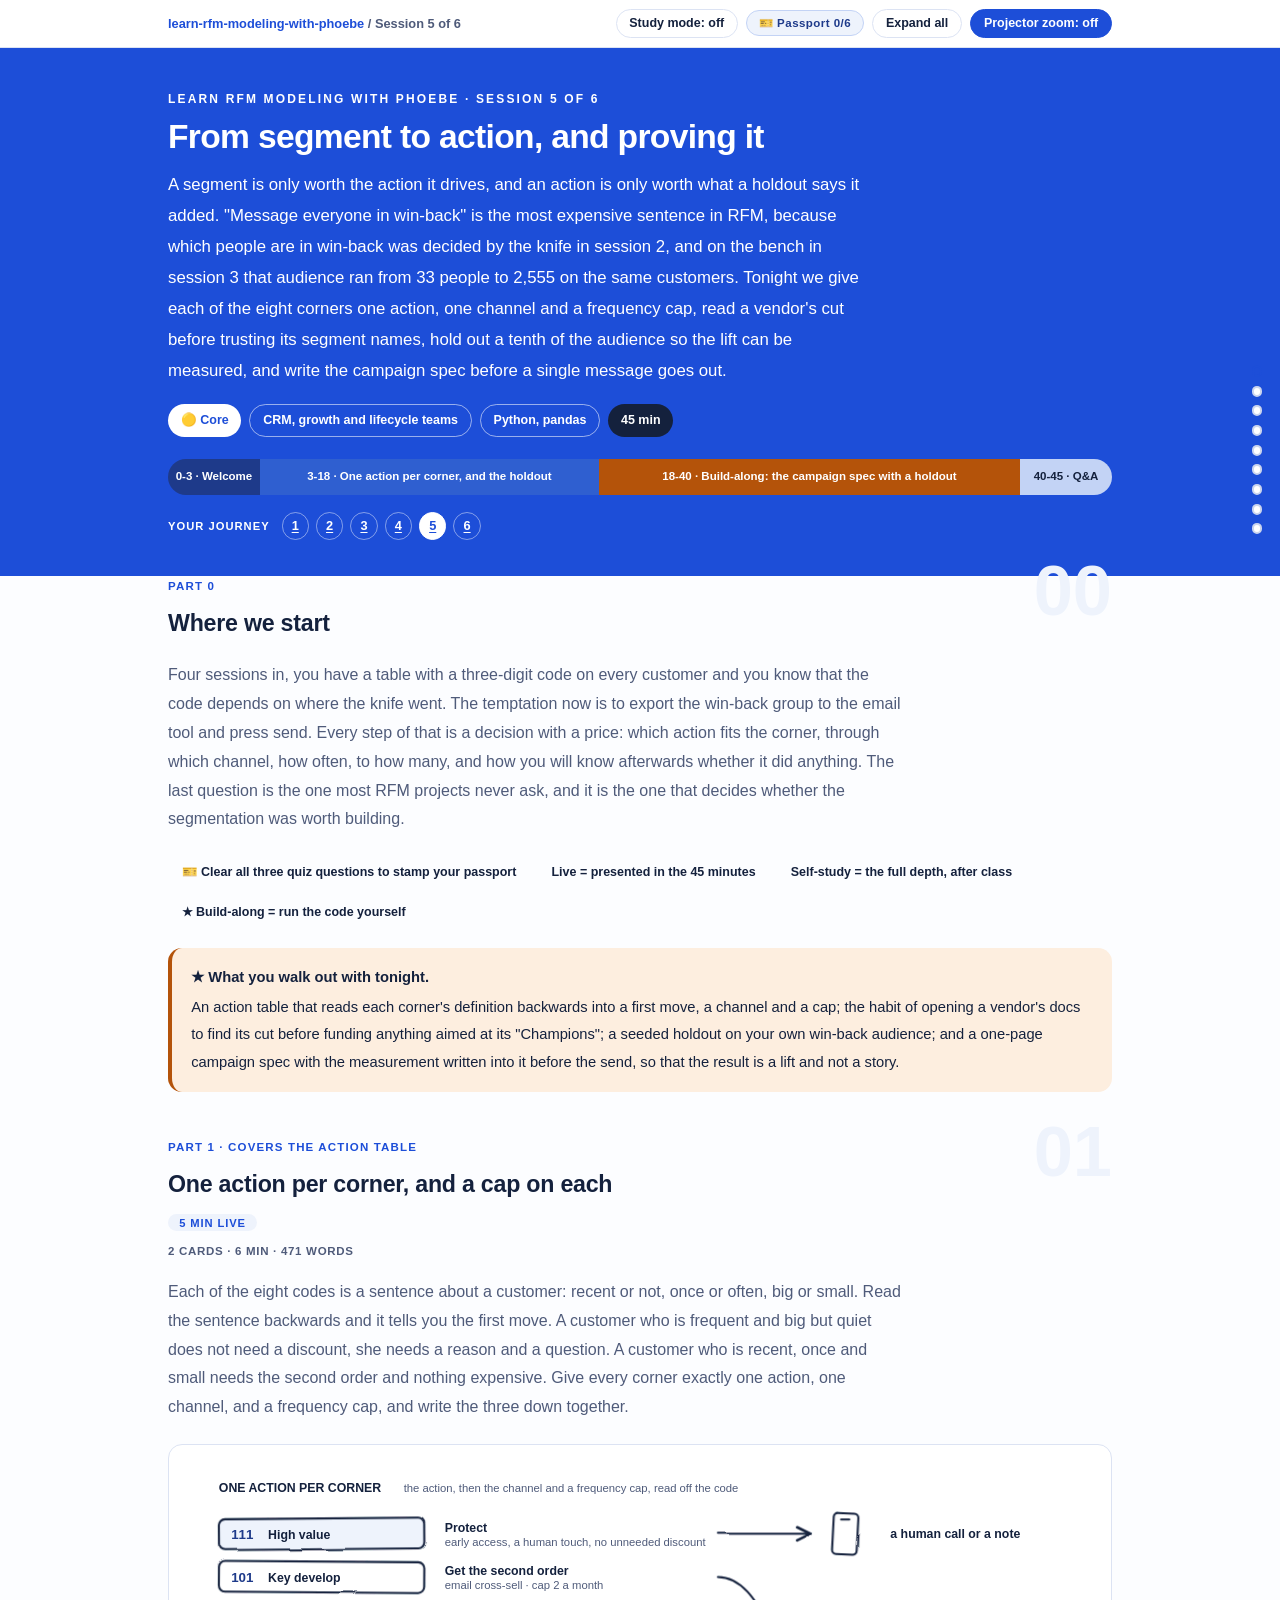
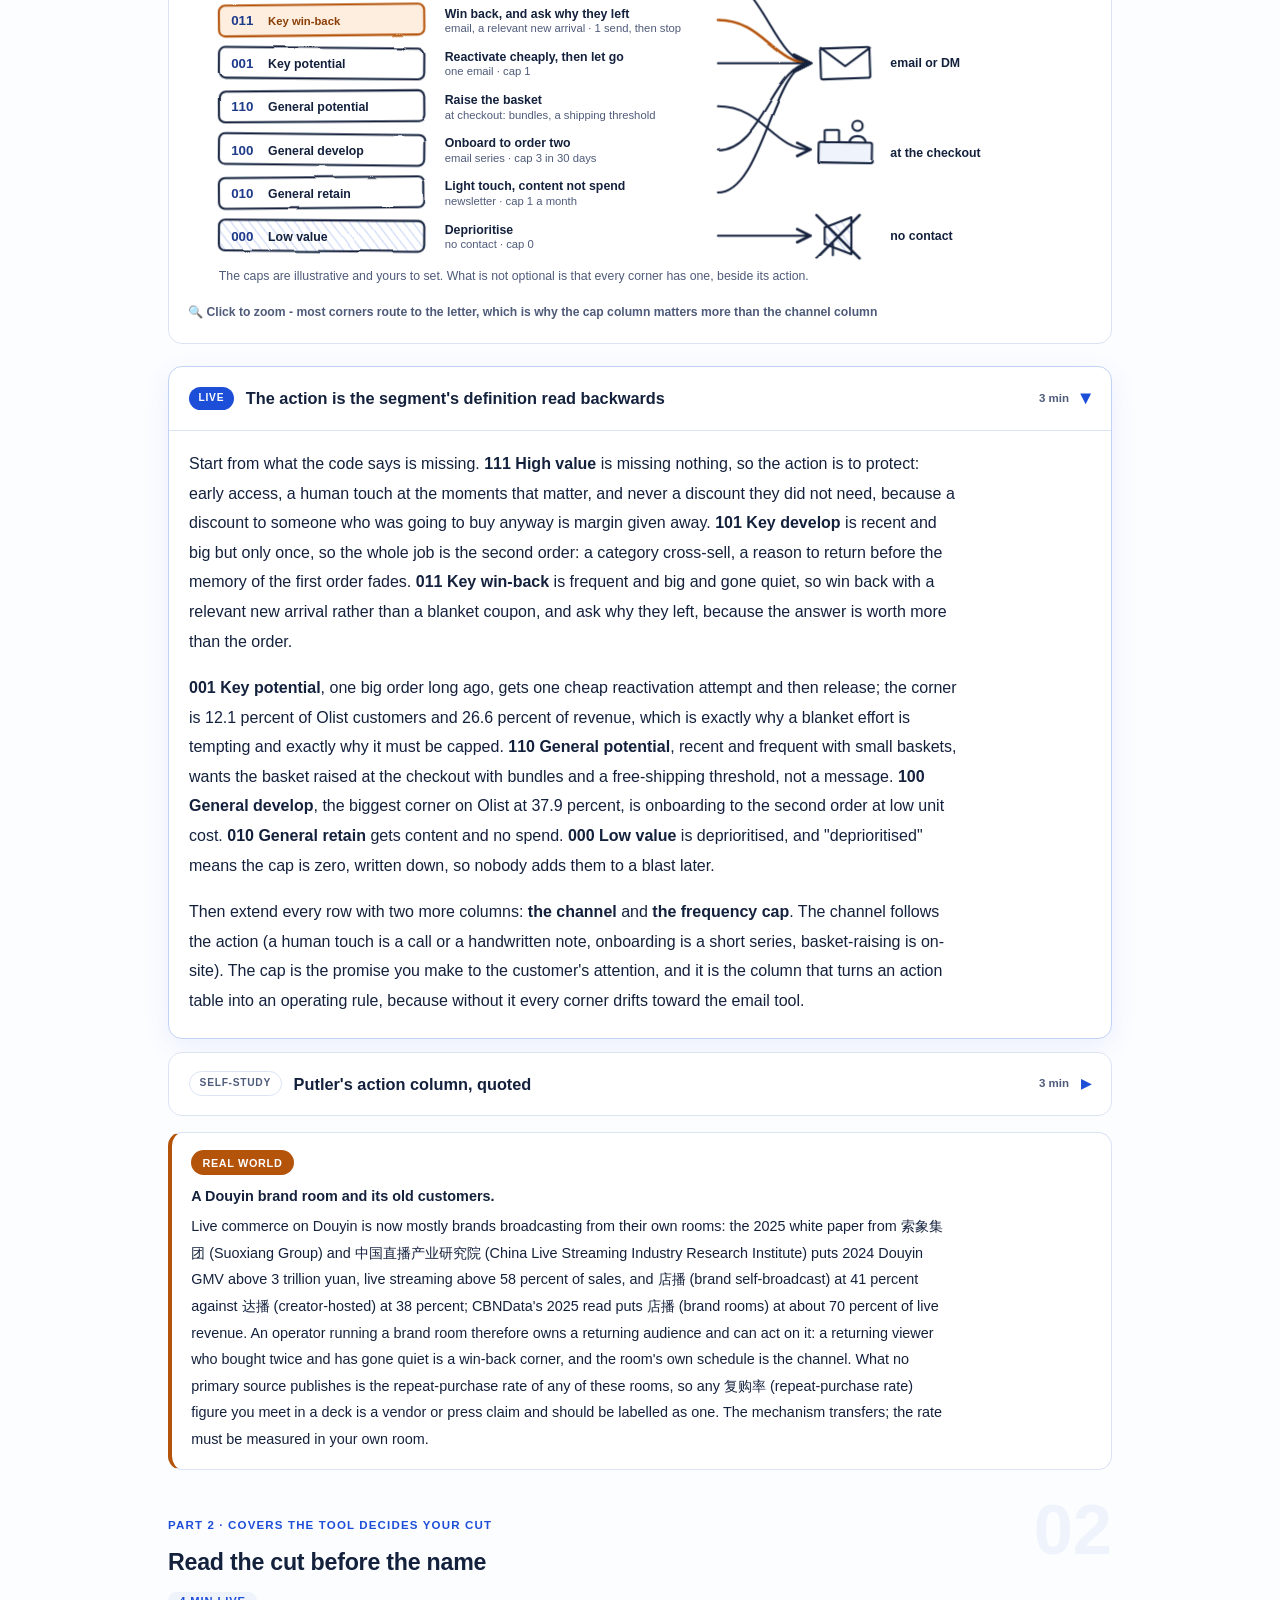
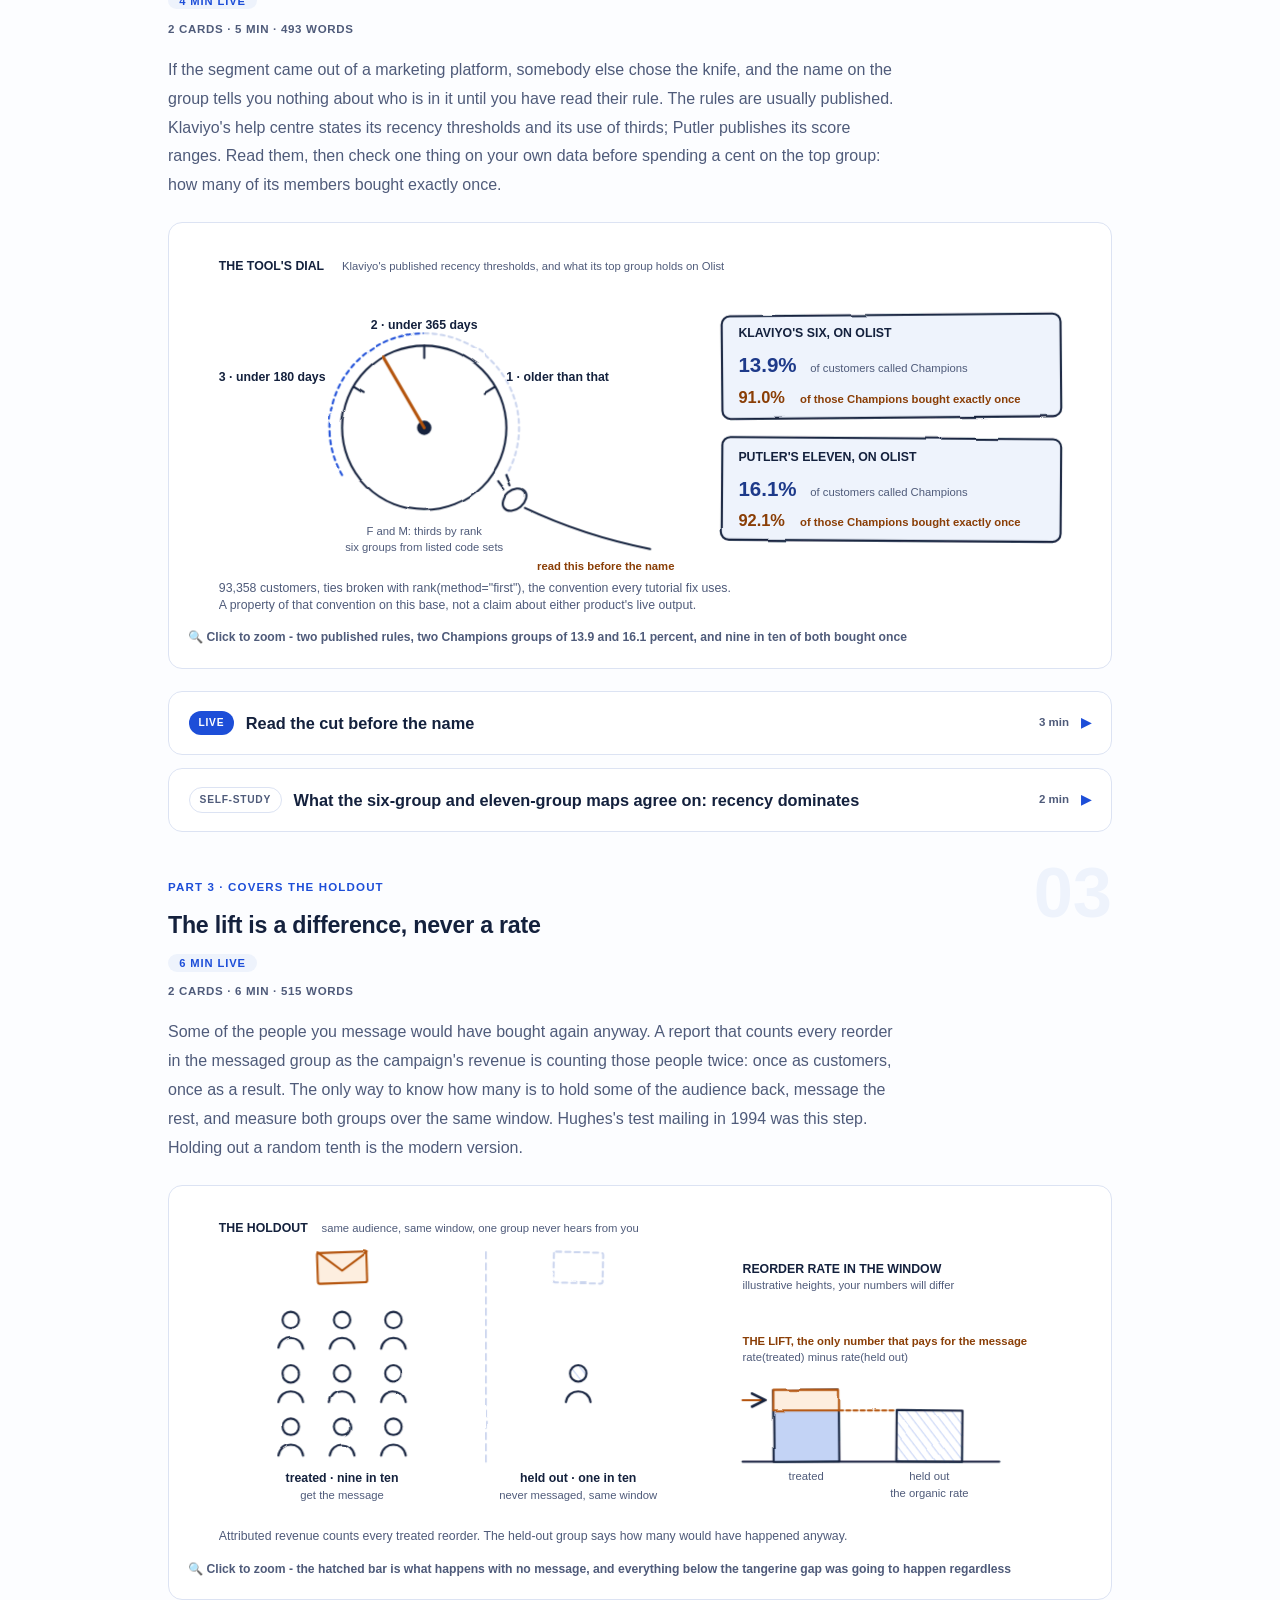
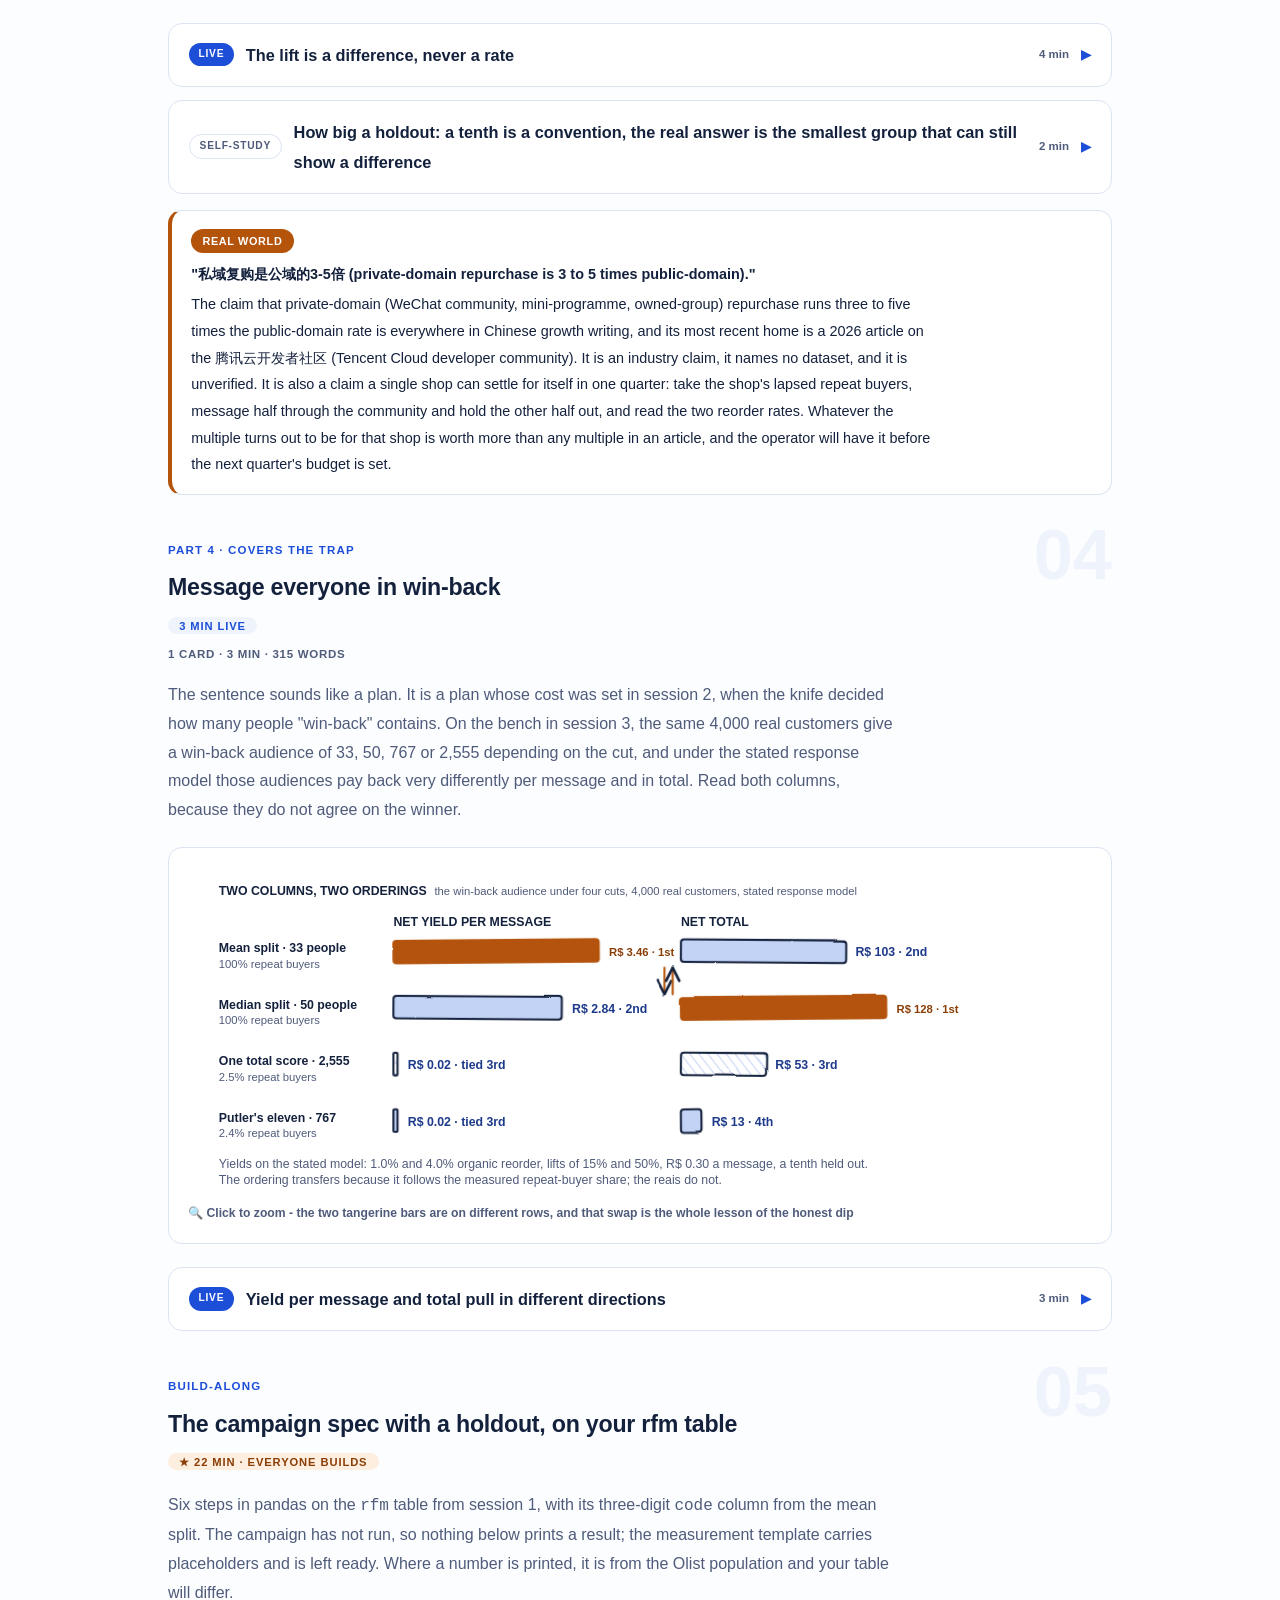
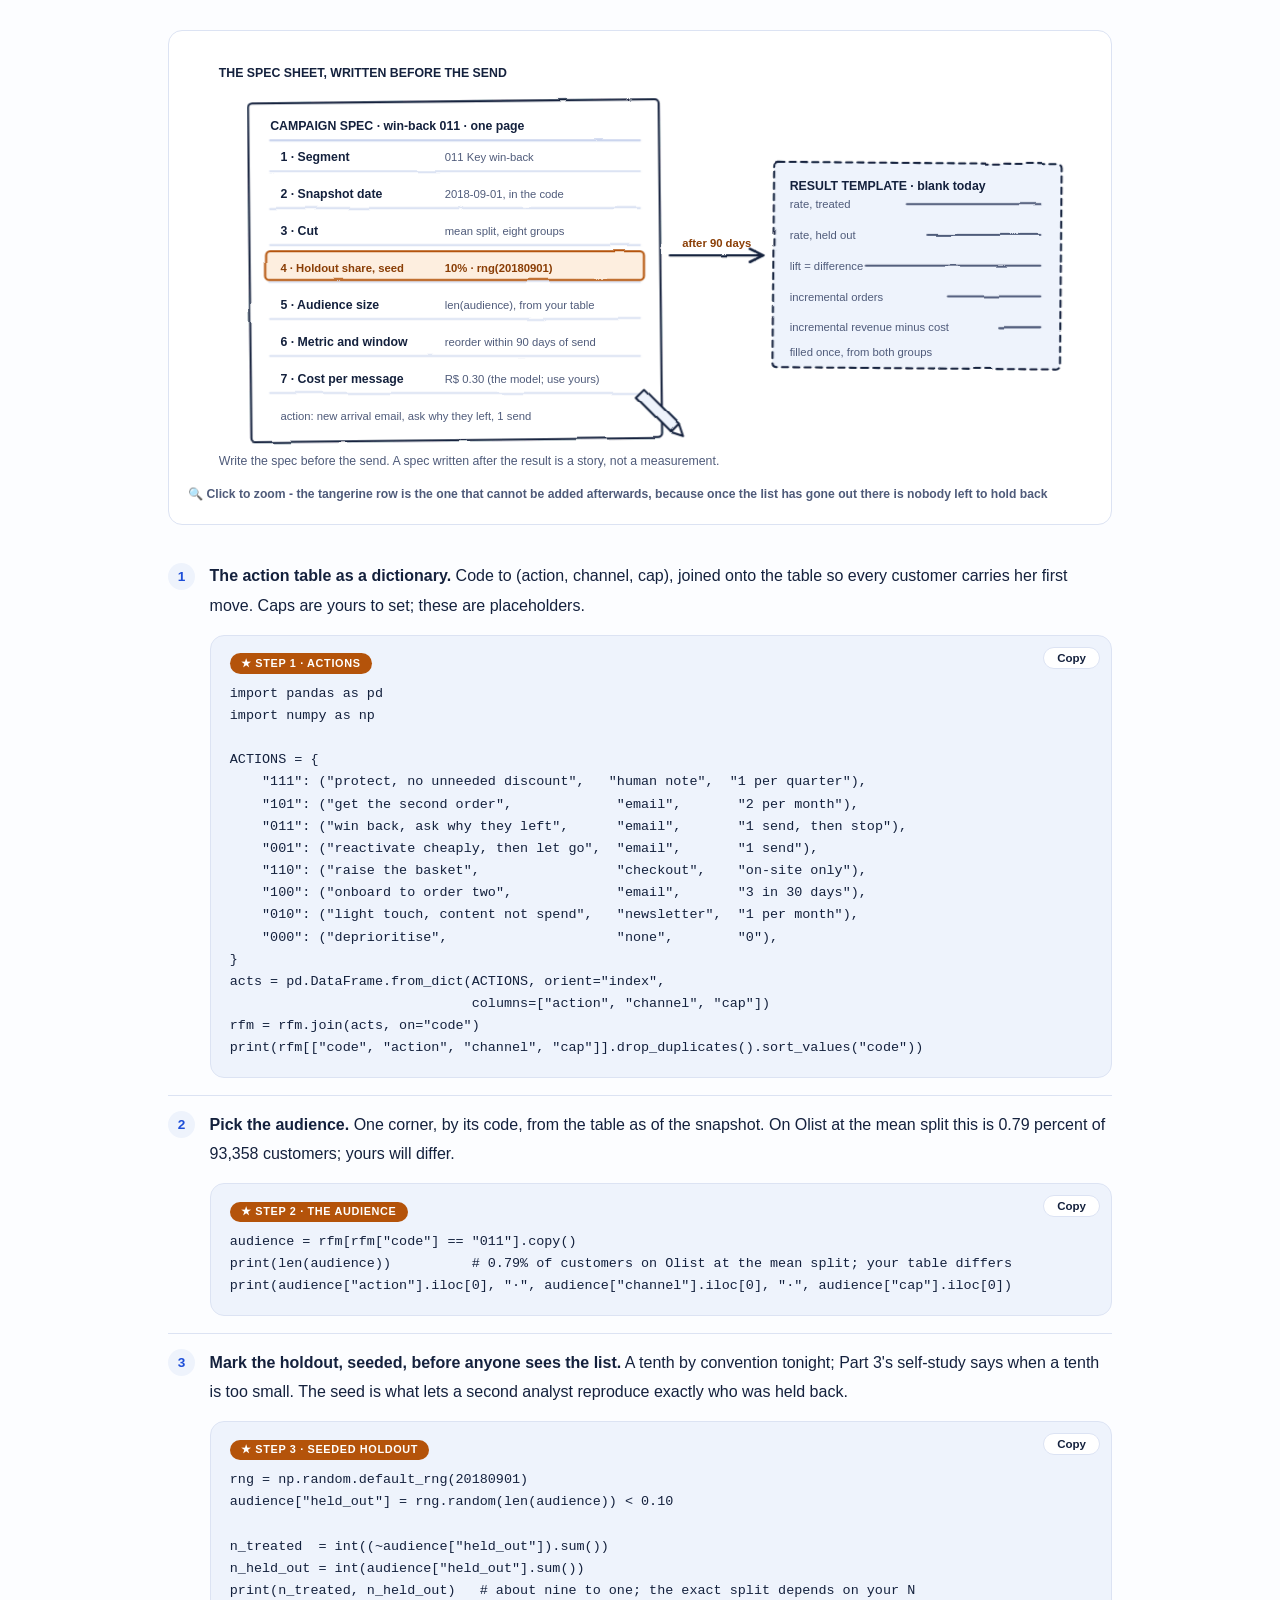
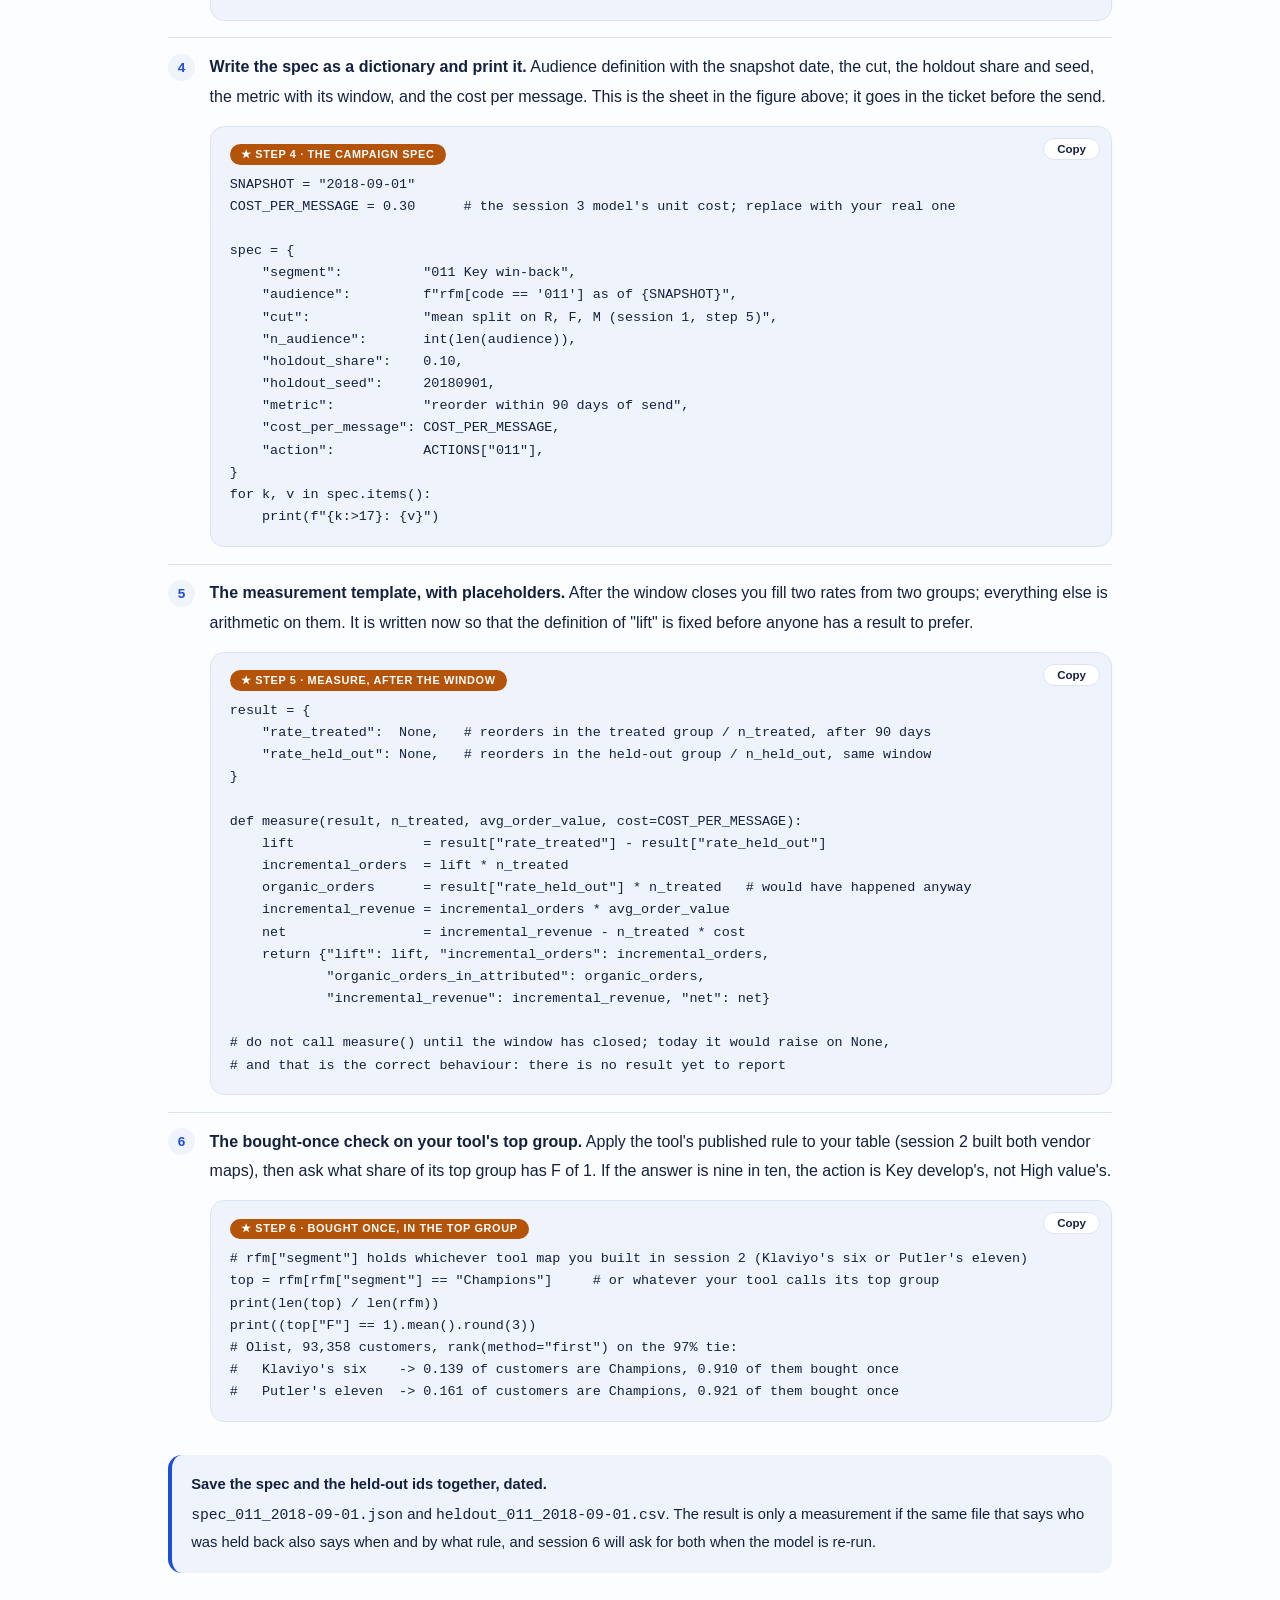
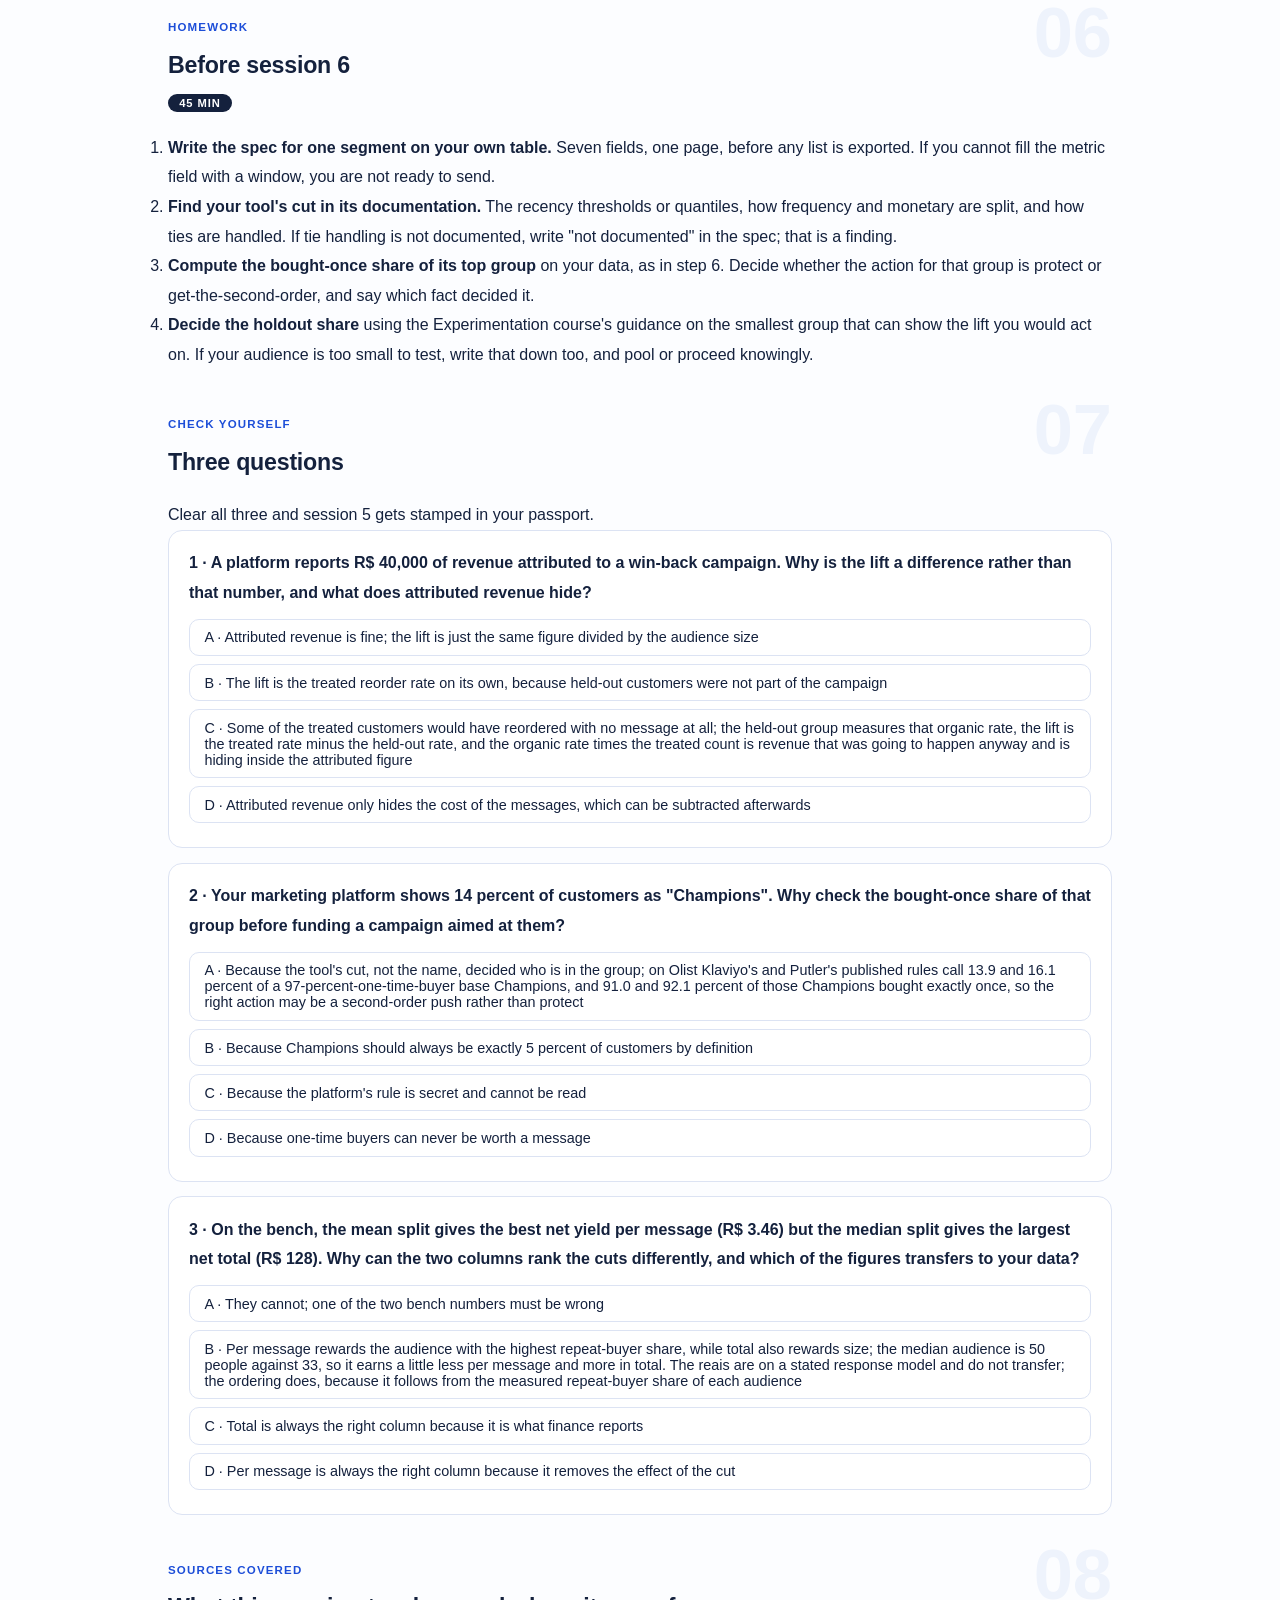
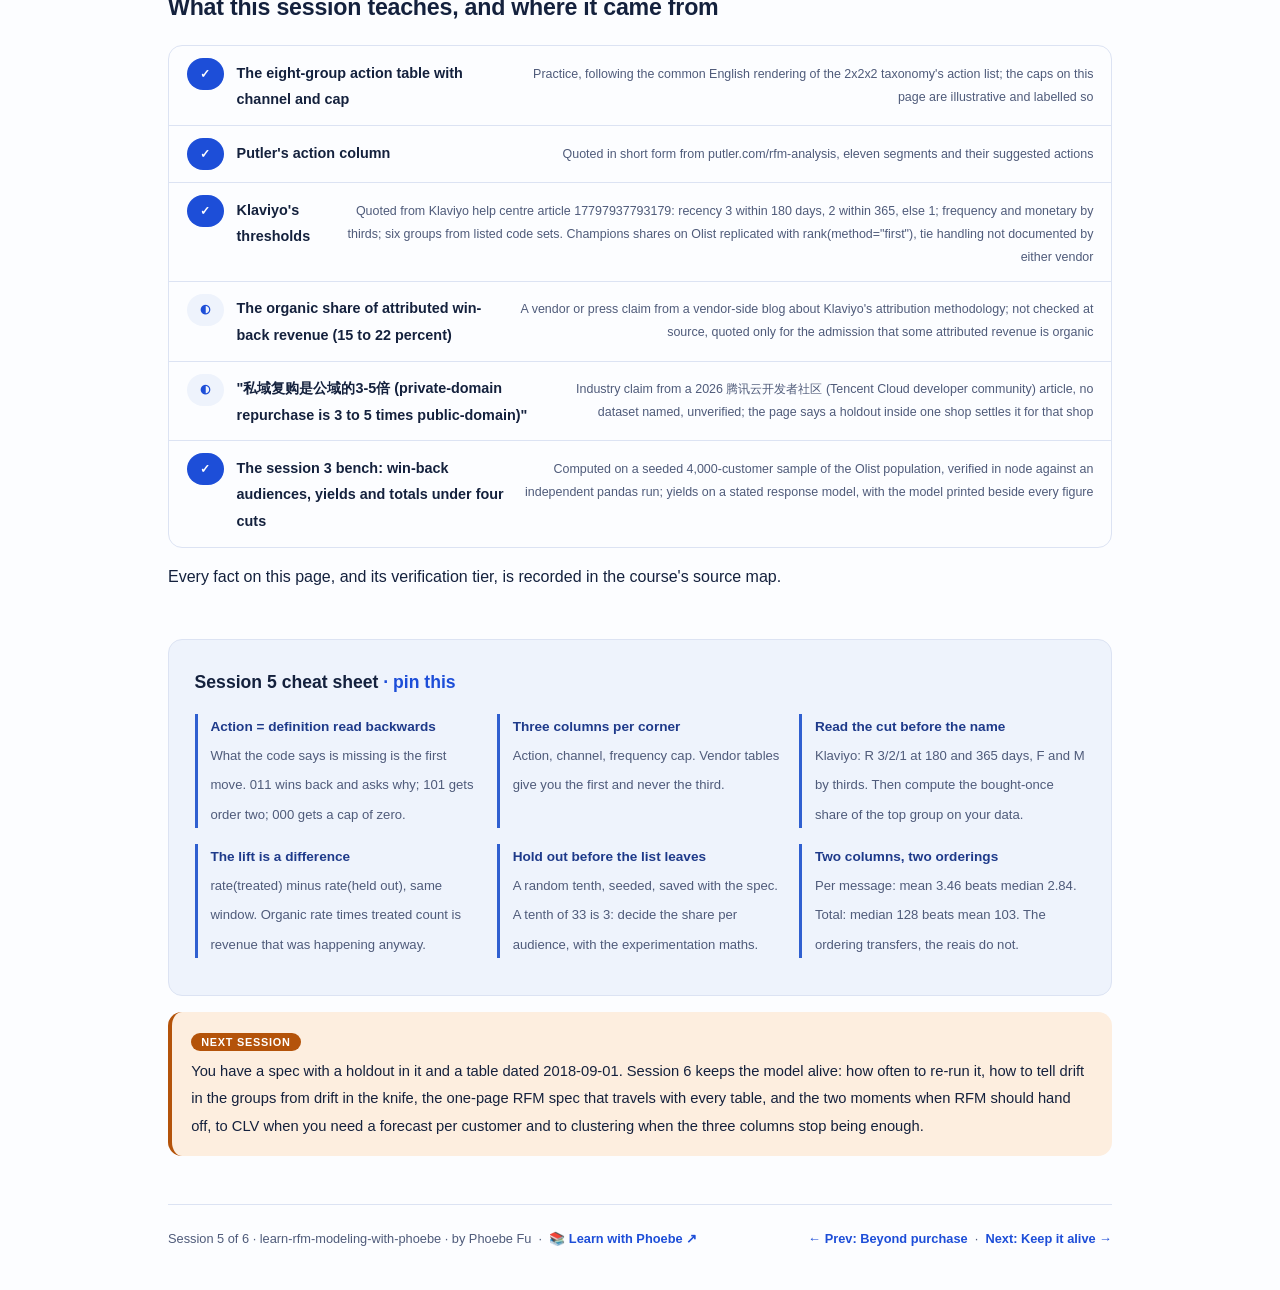
<file: courses/05-from-segment-to-action.html>
<!DOCTYPE html>
<html lang="en">
<head>
<meta charset="UTF-8">
<meta name="viewport" content="width=device-width, initial-scale=1.0">
<!-- social:start -->
<meta name="description" content="Session 5 of 6. One action per corner of the eight-group taxonomy, the vendor cut you must read before trusting its segment names, the holdout that turns attributed revenue into a lift, and the trap of messaging everyone in win-back. Built on 93,358 real customers.">
<meta property="og:type" content="article">
<meta property="og:site_name" content="Learn with Phoebe">
<meta property="og:title" content="From segment to action, and proving it - learn rfm modeling with phoebe">
<meta property="og:description" content="Session 5 of 6. A segment is only worth the action it drives, and an action is only worth what a holdout says it added. Actions, channels, caps, and the one number that pays for the message.">
<meta property="og:url" content="https://phoebefu6.github.io/learn-rfm-modeling-with-phoebe/courses/05-from-segment-to-action.html">
<meta property="og:image" content="https://phoebefu6.github.io/learn-rfm-modeling-with-phoebe/assets/og-cover.png">
<meta property="og:image:width" content="1200">
<meta property="og:image:height" content="630">
<meta name="twitter:card" content="summary_large_image">
<meta name="twitter:title" content="From segment to action, and proving it - learn rfm modeling with phoebe">
<meta name="twitter:description" content="Session 5 of 6. One action per corner, the holdout gate, and why message everyone in win-back is the most expensive sentence in RFM.">
<meta name="twitter:image" content="https://phoebefu6.github.io/learn-rfm-modeling-with-phoebe/assets/og-cover.png">
<!-- social:end -->
<title>Session 5 · From segment to action, and proving it - learn rfm modeling with phoebe</title>
<link rel="stylesheet" href="../assets/style.css?v=25">
</head>
<body>

<div class="toolbar">
  <div class="wrap">
    <span class="crumb"><a href="../index.html">learn-rfm-modeling-with-phoebe</a> / Session 5 of 6</span>
    <button class="btn" id="toggle-all" type="button">Expand all</button>
    <button class="btn primary" id="zoom-toggle" type="button">Projector zoom: off</button>
  </div>
</div>

<header class="masthead">
  <div class="wrap">
    <div class="eyebrow">Learn RFM Modeling with Phoebe · Session 5 of 6</div>
    <h1>From segment to action, <span class="accent">and proving it</span></h1>
    <p class="sub">A segment is only worth the action it drives, and an action is only worth what a holdout says it added. "Message everyone in win-back" is the most expensive sentence in RFM, because which people are in win-back was decided by the knife in session 2, and on the bench in session 3 that audience ran from 33 people to 2,555 on the same customers. Tonight we give each of the eight corners one action, one channel and a frequency cap, read a vendor's cut before trusting its segment names, hold out a tenth of the audience so the lift can be measured, and write the campaign spec before a single message goes out.</p>
    <div class="chip-row">
      <span class="chip level">🟡 Core</span>
      <span class="chip audience">CRM, growth and lifecycle teams</span>
      <span class="chip audience">Python, pandas</span>
      <span class="chip time">45 min</span>
    </div>
    <div class="agenda">
      <span class="a1" style="flex:1">0-3 · Welcome</span>
      <span class="a2" style="flex:4">3-18 · One action per corner, and the holdout</span>
      <span class="a3" style="flex:5">18-40 · Build-along: the campaign spec with a holdout</span>
      <span class="a4" style="flex:1">40-45 · Q&amp;A</span>
    </div>
  </div>
</header>

<main class="wrap">

  <section class="section" id="intro">
    <div class="section-kicker">
      <span class="klabel">Part 0</span>
      <h2>Where we start</h2>
    </div>
    <p class="lede">Four sessions in, you have a table with a three-digit code on every customer and you know that the code depends on where the knife went. The temptation now is to export the win-back group to the email tool and press send. Every step of that is a decision with a price: which action fits the corner, through which channel, how often, to how many, and how you will know afterwards whether it did anything. The last question is the one most RFM projects never ask, and it is the one that decides whether the segmentation was worth building.</p>

    <div class="legend">
      <span class="pill">🎫 Clear all three quiz questions to stamp your passport</span>
      <span class="pill">Live = presented in the 45 minutes</span>
      <span class="pill">Self-study = the full depth, after class</span>
      <span class="pill">★ Build-along = run the code yourself</span>
    </div>

    <div class="callout win">
      <p><strong>★ What you walk out with tonight.</strong> An action table that reads each corner's definition backwards into a first move, a channel and a cap; the habit of opening a vendor's docs to find its cut before funding anything aimed at its "Champions"; a seeded holdout on your own win-back audience; and a one-page campaign spec with the measurement written into it before the send, so that the result is a lift and not a story.</p>
    </div>
  </section>

  <section class="section" id="part-1">
    <div class="section-kicker">
      <span class="klabel">Part 1 · covers the action table</span>
      <h2>One action per corner, and a cap on each</h2>
      <span class="tag concept">5 min live</span>
    </div>
    <p class="lede">Each of the eight codes is a sentence about a customer: recent or not, once or often, big or small. Read the sentence backwards and it tells you the first move. A customer who is frequent and big but quiet does not need a discount, she needs a reason and a question. A customer who is recent, once and small needs the second order and nothing expensive. Give every corner exactly one action, one channel, and a frequency cap, and write the three down together.</p>

    <figure class="zoomable">
      <svg viewBox="0 0 880 416" xmlns="http://www.w3.org/2000/svg" role="img" aria-label="Eight sketched boxes on the left, one per RFM corner from 111 High value to 000 Low value, each with its first action and a channel plus frequency cap. Arrows run to four channel doodles on the right: a phone for a human touch, a letter for email or DM, a shop counter for checkout offers, and a crossed-out megaphone for no contact. The Key win-back arrow is drawn in tangerine and goes to the letter.">
        <defs>
          <filter id="s5aSk" x="-3%" y="-3%" width="106%" height="106%"><feTurbulence type="fractalNoise" baseFrequency="0.02" numOctaves="2" seed="51" result="n"/><feDisplacementMap in="SourceGraphic" in2="n" scale="2.4" xChannelSelector="R" yChannelSelector="G"/></filter>
          <pattern id="s5aHc" patternUnits="userSpaceOnUse" width="7" height="7" patternTransform="rotate(-38)"><line x1="0" y1="0" x2="0" y2="7" stroke="#1D4ED8" stroke-width="1" opacity=".5"/></pattern>
          <marker id="s5aAr" viewBox="0 0 10 10" refX="9" refY="5" markerWidth="8" markerHeight="8" orient="auto"><path d="M1 1 L9 5 L1 9" fill="none" stroke="#14213D" stroke-width="1.6" stroke-linecap="round"/></marker>
        </defs>
        <style>
          .s5aH { font: 800 12px Inter, sans-serif; fill: #14213D; }
          .s5aC { font: 800 13px Inter, sans-serif; fill: #1E3A8A; }
          .s5aL { font: 600 12px Inter, sans-serif; fill: #14213D; }
          .s5aS { font: 400 11px Inter, sans-serif; fill: #4F5B7A; }
          .s5aB { font: 800 11px Inter, sans-serif; fill: #8A3E06; }
          .s5aN { font: 400 12px Inter, sans-serif; fill: #4F5B7A; }
        </style>

        <text class="s5aH" x="30" y="26">ONE ACTION PER CORNER</text>
        <text class="s5aS" x="210" y="26">the action, then the channel and a frequency cap, read off the code</text>

        <g filter="url(#s5aSk)" fill="none" stroke="#14213D" stroke-width="2" stroke-linecap="round" stroke-linejoin="round">
          <!-- eight corner boxes -->
          <rect x="30" y="52" width="200" height="30" rx="6" transform="rotate(-0.5 130 67)" fill="#EEF3FC"/>
          <rect x="30" y="94" width="200" height="30" rx="6" transform="rotate(0.4 130 109)" fill="#FFFFFF"/>
          <rect x="30" y="136" width="200" height="30" rx="6" transform="rotate(-0.6 130 151)" fill="#FDEEDF" stroke="#B4530A"/>
          <rect x="30" y="178" width="200" height="30" rx="6" transform="rotate(0.5 130 193)" fill="#FFFFFF"/>
          <rect x="30" y="220" width="200" height="30" rx="6" transform="rotate(-0.4 130 235)" fill="#FFFFFF"/>
          <rect x="30" y="262" width="200" height="30" rx="6" transform="rotate(0.6 130 277)" fill="#FFFFFF"/>
          <rect x="30" y="304" width="200" height="30" rx="6" transform="rotate(-0.5 130 319)" fill="#FFFFFF"/>
          <rect x="30" y="346" width="200" height="30" rx="6" transform="rotate(0.4 130 361)" fill="url(#s5aHc)"/>
          <!-- arrows to channels -->
          <path d="M516 67 C560 67 570 67 606 67" marker-end="url(#s5aAr)"/>
          <path d="M516 109 C560 109 570 193 606 193" marker-end="url(#s5aAr)"/>
          <path d="M516 151 C560 151 570 193 606 193" stroke="#B4530A" stroke-width="2.5" marker-end="url(#s5aAr)"/>
          <path d="M516 193 C560 193 570 193 606 193" marker-end="url(#s5aAr)"/>
          <path d="M516 235 C560 235 570 277 606 277" marker-end="url(#s5aAr)"/>
          <path d="M516 277 C560 277 570 193 606 193" marker-end="url(#s5aAr)"/>
          <path d="M516 319 C560 319 570 193 606 193" marker-end="url(#s5aAr)"/>
          <path d="M516 361 C560 361 570 361 606 361" marker-end="url(#s5aAr)"/>
          <!-- phone -->
          <rect x="628" y="47" width="24" height="40" rx="4" transform="rotate(3 640 67)" fill="#FFFFFF"/>
          <path d="M636 53 L644 53"/>
          <!-- letter -->
          <rect x="616" y="178" width="48" height="30" rx="2" transform="rotate(-2 640 193)" fill="#FFFFFF"/>
          <path d="M616 178 L640 196 L664 178"/>
          <!-- shop counter with a clerk -->
          <rect x="614" y="270" width="52" height="20" rx="2" transform="rotate(1 640 280)" fill="#EEF3FC"/>
          <rect x="620" y="258" width="14" height="12" rx="1" fill="#FFFFFF"/>
          <circle cx="652" cy="254" r="5" fill="#FFFFFF"/>
          <path d="M644 270 C646 262 658 262 660 270"/>
          <!-- megaphone, crossed out -->
          <path d="M620 353 L646 343 L646 379 L620 369 Z" fill="url(#s5aHc)"/>
          <path d="M628 369 L628 380"/>
          <path d="M612 341 L654 383 M654 341 L612 383" stroke-width="2.5"/>
        </g>

        <text class="s5aC" x="42" y="72">111</text>
        <text class="s5aL" x="78" y="72">High value</text>
        <text class="s5aL" x="250" y="65">Protect</text>
        <text class="s5aS" x="250" y="79">early access, a human touch, no unneeded discount</text>

        <text class="s5aC" x="42" y="114">101</text>
        <text class="s5aL" x="78" y="114">Key develop</text>
        <text class="s5aL" x="250" y="107">Get the second order</text>
        <text class="s5aS" x="250" y="121">email cross-sell · cap 2 a month</text>

        <text class="s5aC" x="42" y="156">011</text>
        <text class="s5aB" x="78" y="156">Key win-back</text>
        <text class="s5aL" x="250" y="149">Win back, and ask why they left</text>
        <text class="s5aS" x="250" y="163">email, a relevant new arrival · 1 send, then stop</text>

        <text class="s5aC" x="42" y="198">001</text>
        <text class="s5aL" x="78" y="198">Key potential</text>
        <text class="s5aL" x="250" y="191">Reactivate cheaply, then let go</text>
        <text class="s5aS" x="250" y="205">one email · cap 1</text>

        <text class="s5aC" x="42" y="240">110</text>
        <text class="s5aL" x="78" y="240">General potential</text>
        <text class="s5aL" x="250" y="233">Raise the basket</text>
        <text class="s5aS" x="250" y="247">at checkout: bundles, a shipping threshold</text>

        <text class="s5aC" x="42" y="282">100</text>
        <text class="s5aL" x="78" y="282">General develop</text>
        <text class="s5aL" x="250" y="275">Onboard to order two</text>
        <text class="s5aS" x="250" y="289">email series · cap 3 in 30 days</text>

        <text class="s5aC" x="42" y="324">010</text>
        <text class="s5aL" x="78" y="324">General retain</text>
        <text class="s5aL" x="250" y="317">Light touch, content not spend</text>
        <text class="s5aS" x="250" y="331">newsletter · cap 1 a month</text>

        <text class="s5aC" x="42" y="366">000</text>
        <text class="s5aL" x="78" y="366">Low value</text>
        <text class="s5aL" x="250" y="359">Deprioritise</text>
        <text class="s5aS" x="250" y="373">no contact · cap 0</text>

        <text class="s5aL" x="684" y="71">a human call or a note</text>
        <text class="s5aL" x="684" y="197">email or DM</text>
        <text class="s5aL" x="684" y="284">at the checkout</text>
        <text class="s5aL" x="684" y="365">no contact</text>

        <text class="s5aN" x="30" y="404">The caps are illustrative and yours to set. What is not optional is that every corner has one, beside its action.</text>
      </svg>
      <figcaption>🔍 Click to zoom - most corners route to the letter, which is why the cap column matters more than the channel column</figcaption>
    </figure>

    <details class="card" open>
      <summary><span class="mode live">Live</span>The action is the segment's definition read backwards<span class="mini">3 min</span><span class="caret">▶</span></summary>
      <div class="body">
        <p>Start from what the code says is missing. <strong>111 High value</strong> is missing nothing, so the action is to protect: early access, a human touch at the moments that matter, and never a discount they did not need, because a discount to someone who was going to buy anyway is margin given away. <strong>101 Key develop</strong> is recent and big but only once, so the whole job is the second order: a category cross-sell, a reason to return before the memory of the first order fades. <strong>011 Key win-back</strong> is frequent and big and gone quiet, so win back with a relevant new arrival rather than a blanket coupon, and ask why they left, because the answer is worth more than the order.</p>
        <p><strong>001 Key potential</strong>, one big order long ago, gets one cheap reactivation attempt and then release; the corner is 12.1 percent of Olist customers and 26.6 percent of revenue, which is exactly why a blanket effort is tempting and exactly why it must be capped. <strong>110 General potential</strong>, recent and frequent with small baskets, wants the basket raised at the checkout with bundles and a free-shipping threshold, not a message. <strong>100 General develop</strong>, the biggest corner on Olist at 37.9 percent, is onboarding to the second order at low unit cost. <strong>010 General retain</strong> gets content and no spend. <strong>000 Low value</strong> is deprioritised, and "deprioritised" means the cap is zero, written down, so nobody adds them to a blast later.</p>
        <p>Then extend every row with two more columns: <strong>the channel</strong> and <strong>the frequency cap</strong>. The channel follows the action (a human touch is a call or a handwritten note, onboarding is a short series, basket-raising is on-site). The cap is the promise you make to the customer's attention, and it is the column that turns an action table into an operating rule, because without it every corner drifts toward the email tool.</p>
      </div>
    </details>

    <details class="card">
      <summary><span class="mode self">Self-study</span>Putler's action column, quoted<span class="mini">3 min</span><span class="caret">▶</span></summary>
      <div class="body">
        <p>The eleven-group map that most tutorials copy comes with its own action column, and it is worth reading beside the eight-corner table above because it says the same things at a finer grain. Quoted from putler.com/rfm-analysis, in short form:</p>
        <table class="clean">
          <tr><th>Putler segment</th><th>Suggested action</th></tr>
          <tr><td>Champions</td><td>Reward them; they can be early adopters of new products</td></tr>
          <tr><td>Loyal customers</td><td>Upsell higher-value products; ask for reviews</td></tr>
          <tr><td>Potential loyalist</td><td>Offer membership or a loyalty programme</td></tr>
          <tr><td>New customers</td><td>Onboarding support, early success</td></tr>
          <tr><td>Promising</td><td>Brand awareness, free trials</td></tr>
          <tr><td>Needs attention</td><td>Limited-time offers based on past purchases</td></tr>
          <tr><td>About to sleep</td><td>Share valuable resources, popular products</td></tr>
          <tr><td>At risk</td><td>Personalised reconnect, offer renewals</td></tr>
          <tr><td>Can't lose them</td><td>Win back via renewals or newer products; talk to them</td></tr>
          <tr><td>Hibernating</td><td>Other relevant products and special discounts</td></tr>
          <tr><td>Lost</td><td>Revive with a reach-out campaign, or ignore</td></tr>
        </table>
        <p>Notice what is missing from both tables: a channel and a cap. Vendor action columns tell you what to say and never how often, because the vendor is paid per message. Add the two columns yourself.</p>
      </div>
    </details>

    <div class="callout example">
      <span class="ex-pill">Real world</span>
      <p><strong>A Douyin brand room and its old customers.</strong> Live commerce on Douyin is now mostly brands broadcasting from their own rooms: the 2025 white paper from 索象集团 (Suoxiang Group) and 中国直播产业研究院 (China Live Streaming Industry Research Institute) puts 2024 Douyin GMV above 3 trillion yuan, live streaming above 58 percent of sales, and 店播 (brand self-broadcast) at 41 percent against 达播 (creator-hosted) at 38 percent; CBNData's 2025 read puts 店播 (brand rooms) at about 70 percent of live revenue. An operator running a brand room therefore owns a returning audience and can act on it: a returning viewer who bought twice and has gone quiet is a win-back corner, and the room's own schedule is the channel. What no primary source publishes is the repeat-purchase rate of any of these rooms, so any 复购率 (repeat-purchase rate) figure you meet in a deck is a vendor or press claim and should be labelled as one. The mechanism transfers; the rate must be measured in your own room.</p>
    </div>
  </section>

  <section class="section" id="part-2">
    <div class="section-kicker">
      <span class="klabel">Part 2 · covers the tool decides your cut</span>
      <h2>Read the cut before the name</h2>
      <span class="tag concept">4 min live</span>
    </div>
    <p class="lede">If the segment came out of a marketing platform, somebody else chose the knife, and the name on the group tells you nothing about who is in it until you have read their rule. The rules are usually published. Klaviyo's help centre states its recency thresholds and its use of thirds; Putler publishes its score ranges. Read them, then check one thing on your own data before spending a cent on the top group: how many of its members bought exactly once.</p>

    <figure class="zoomable">
      <svg viewBox="0 0 880 364" xmlns="http://www.w3.org/2000/svg" role="img" aria-label="A sketched dial labelled with Klaviyo's published recency thresholds: score 3 within 180 days, 2 within 365, else 1, with frequency and monetary by thirds beneath. A hand reaches toward the dial. Two panels on the right show what the vendor cuts call Champions on Olist: Klaviyo's six 13.9 percent of customers, of whom 91.0 percent bought once; Putler's eleven 16.1 percent, of whom 92.1 percent bought once.">
        <defs>
          <filter id="s5bSk" x="-3%" y="-3%" width="106%" height="106%"><feTurbulence type="fractalNoise" baseFrequency="0.02" numOctaves="2" seed="53" result="n"/><feDisplacementMap in="SourceGraphic" in2="n" scale="2.4" xChannelSelector="R" yChannelSelector="G"/></filter>
          <pattern id="s5bHc" patternUnits="userSpaceOnUse" width="7" height="7" patternTransform="rotate(-38)"><line x1="0" y1="0" x2="0" y2="7" stroke="#1D4ED8" stroke-width="1" opacity=".5"/></pattern>
          <marker id="s5bAr" viewBox="0 0 10 10" refX="9" refY="5" markerWidth="8" markerHeight="8" orient="auto"><path d="M1 1 L9 5 L1 9" fill="none" stroke="#14213D" stroke-width="1.6" stroke-linecap="round"/></marker>
        </defs>
        <style>
          .s5bH { font: 800 12px Inter, sans-serif; fill: #14213D; }
          .s5bL { font: 600 12px Inter, sans-serif; fill: #14213D; }
          .s5bS { font: 400 11px Inter, sans-serif; fill: #4F5B7A; }
          .s5bB { font: 800 11px Inter, sans-serif; fill: #8A3E06; }
          .s5bV { font: 800 20px Inter, sans-serif; fill: #1E3A8A; }
          .s5bT { font: 800 16px Inter, sans-serif; fill: #8A3E06; }
          .s5bN { font: 400 12px Inter, sans-serif; fill: #4F5B7A; }
        </style>

        <text class="s5bH" x="30" y="26">THE TOOL'S DIAL</text>
        <text class="s5bS" x="150" y="26">Klaviyo's published recency thresholds, and what its top group holds on Olist</text>

        <g filter="url(#s5bSk)" fill="none" stroke="#14213D" stroke-width="2" stroke-linecap="round" stroke-linejoin="round">
          <!-- dial -->
          <circle cx="230" cy="180" r="80" fill="#FFFFFF"/>
          <circle cx="230" cy="180" r="6" fill="#14213D"/>
          <path d="M161 140 L171 146 M230 100 L230 112 M299 140 L289 146"/>
          <path d="M230 180 L190 111" stroke="#B4530A" stroke-width="3"/>
          <!-- arc of the three zones -->
          <path d="M150 226 A92 92 0 0 1 230 88" stroke="#1D4ED8" stroke-dasharray="4 4"/>
          <path d="M230 88 A92 92 0 0 1 310 226" stroke="#CBD5EE" stroke-dasharray="4 4"/>
          <!-- hand reaching in from the lower right -->
          <path d="M450 298 C410 290 366 276 328 258"/>
          <ellipse cx="318" cy="250" rx="13" ry="9" transform="rotate(-40 318 250)" fill="#FFFFFF"/>
          <path d="M308 240 L302 232 M314 236 L310 226"/>
          <!-- two panels -->
          <rect x="520" y="70" width="330" height="100" rx="8" transform="rotate(-0.5 685 120)" fill="#EEF3FC"/>
          <rect x="520" y="190" width="330" height="100" rx="8" transform="rotate(0.4 685 240)" fill="#EEF3FC"/>
        </g>

        <text class="s5bL" x="30" y="134">3 · under 180 days</text>
        <text class="s5bL" x="230" y="84" text-anchor="middle">2 · under 365 days</text>
        <text class="s5bL" x="310" y="134">1 · older than that</text>
        <text class="s5bS" x="230" y="284" text-anchor="middle">F and M: thirds by rank</text>
        <text class="s5bS" x="230" y="300" text-anchor="middle">six groups from listed code sets</text>
        <text class="s5bB" x="340" y="318">read this before the name</text>

        <text class="s5bH" x="536" y="92">KLAVIYO'S SIX, ON OLIST</text>
        <text class="s5bV" x="536" y="126">13.9%</text>
        <text class="s5bS" x="606" y="126">of customers called Champions</text>
        <text class="s5bT" x="536" y="156">91.0%</text>
        <text class="s5bB" x="596" y="156">of those Champions bought exactly once</text>

        <text class="s5bH" x="536" y="212">PUTLER'S ELEVEN, ON OLIST</text>
        <text class="s5bV" x="536" y="246">16.1%</text>
        <text class="s5bS" x="606" y="246">of customers called Champions</text>
        <text class="s5bT" x="536" y="276">92.1%</text>
        <text class="s5bB" x="596" y="276">of those Champions bought exactly once</text>

        <text class="s5bN" x="30" y="340">93,358 customers, ties broken with rank(method="first"), the convention every tutorial fix uses.</text>
        <text class="s5bN" x="30" y="356">A property of that convention on this base, not a claim about either product's live output.</text>
      </svg>
      <figcaption>🔍 Click to zoom - two published rules, two Champions groups of 13.9 and 16.1 percent, and nine in ten of both bought once</figcaption>
    </figure>

    <details class="card">
      <summary><span class="mode live">Live</span>Read the cut before the name<span class="mini">3 min</span><span class="caret">▶</span></summary>
      <div class="body">
        <p><strong>Klaviyo's published rule</strong> (help centre article 17797937793179): recency scores 3 for a last order within 180 days, 2 within 365 days, otherwise 1; frequency and monetary are split into thirds; six named groups are assembled from listed sets of three-digit codes. <strong>Putler's rule</strong> (putler.com/rfm-analysis): quintile scores 1 to 5 on each of R, F and M, frequency and monetary averaged, and eleven segments defined by published score ranges.</p>
        <p>Run both on Olist's 93,358 customers and the top groups are large. Klaviyo's map calls <strong>13.9 percent</strong> of customers Champions, and <strong>91.0 percent</strong> of those Champions bought exactly once. Putler's calls <strong>16.1 percent</strong> Champions, of whom <strong>92.1 percent</strong> bought once. Neither rule is broken. On a base where 97 percent of customers bought once, a frequency column split into thirds or fifths has to put most of the identical one-time buyers somewhere, and the pandas <code>rank(method="first")</code> convention that every tutorial uses to get past the duplicate-edge error assigns them by row order. One replication note applies to both: neither product documents its tie handling for a column that is 97 percent ties, so these are properties of that convention on this base, not claims about either product's live output.</p>
        <p>The professional norm that follows: <strong>before funding anything aimed at a tool's top group, compute the share of that group who bought exactly once on your own data.</strong> If it is nine in ten, the group is not "your best customers", it is "recent single big baskets with a row-order score", and the right action is Key develop's second-order push rather than High value's protect. The name on the group did not tell you that. The cut did.</p>
      </div>
    </details>

    <details class="card">
      <summary><span class="mode self">Self-study</span>What the six-group and eleven-group maps agree on: recency dominates<span class="mini">2 min</span><span class="caret">▶</span></summary>
      <div class="body">
        <p>Put the two vendor maps side by side and one structural agreement stands out: <strong>the recency score does most of the sorting.</strong> Klaviyo scores recency on calendar thresholds (180 and 365 days) and only then splits the other two columns into thirds, so a customer's recency band decides which third of the map she can land in at all. Putler averages F and M into a single second axis and reads the map as recency against that average, so recency is one of only two axes and the one not diluted by averaging. On Olist the effect is visible in the population shares: Klaviyo's "Recent" group is 21.6 percent, Putler's "Loyal" 31.6 percent and "Potential loyalist" 24.3 percent, all bands of recent buyers with modest F and M.</p>
        <p>That is a defensible design choice for a message-sending tool, because recency is the one column that predicts whether a message will be opened. It is a poor design choice for deciding who is worth a discount, because a recent one-time buyer and a recent ten-time buyer land in the same band under both maps. The eight-corner taxonomy keeps frequency as its own digit for exactly this reason, and it is why the 101 and 111 corners get different actions even though most tools would put them in one group.</p>
      </div>
    </details>
  </section>

  <section class="section" id="part-3">
    <div class="section-kicker">
      <span class="klabel">Part 3 · covers the holdout</span>
      <h2>The lift is a difference, never a rate</h2>
      <span class="tag concept">6 min live</span>
    </div>
    <p class="lede">Some of the people you message would have bought again anyway. A report that counts every reorder in the messaged group as the campaign's revenue is counting those people twice: once as customers, once as a result. The only way to know how many is to hold some of the audience back, message the rest, and measure both groups over the same window. Hughes's test mailing in 1994 was this step. Holding out a random tenth is the modern version.</p>

    <figure class="zoomable">
      <svg viewBox="0 0 880 334" xmlns="http://www.w3.org/2000/svg" role="img" aria-label="Two sketched groups of people drawn from the same audience: nine figures under a letter icon are messaged, one figure under an empty dashed box is held out. To the right, two bars for the reorder rate in each group over the same window; the gap between the top of the held-out bar and the top of the treated bar is filled in tangerine and labelled the lift, the only number that pays for the message. Bar heights are illustrative.">
        <defs>
          <filter id="s5cSk" x="-3%" y="-3%" width="106%" height="106%"><feTurbulence type="fractalNoise" baseFrequency="0.02" numOctaves="2" seed="57" result="n"/><feDisplacementMap in="SourceGraphic" in2="n" scale="2.4" xChannelSelector="R" yChannelSelector="G"/></filter>
          <pattern id="s5cHc" patternUnits="userSpaceOnUse" width="7" height="7" patternTransform="rotate(-38)"><line x1="0" y1="0" x2="0" y2="7" stroke="#1D4ED8" stroke-width="1" opacity=".5"/></pattern>
          <marker id="s5cAr" viewBox="0 0 10 10" refX="9" refY="5" markerWidth="8" markerHeight="8" orient="auto"><path d="M1 1 L9 5 L1 9" fill="none" stroke="#14213D" stroke-width="1.6" stroke-linecap="round"/></marker>
        </defs>
        <style>
          .s5cH { font: 800 12px Inter, sans-serif; fill: #14213D; }
          .s5cL { font: 600 12px Inter, sans-serif; fill: #14213D; }
          .s5cS { font: 400 11px Inter, sans-serif; fill: #4F5B7A; }
          .s5cB { font: 800 11px Inter, sans-serif; fill: #8A3E06; }
          .s5cN { font: 400 12px Inter, sans-serif; fill: #4F5B7A; }
        </style>

        <text class="s5cH" x="30" y="26">THE HOLDOUT</text>
        <text class="s5cS" x="130" y="26">same audience, same window, one group never hears from you</text>

        <g filter="url(#s5cSk)" fill="none" stroke="#14213D" stroke-width="2" stroke-linecap="round" stroke-linejoin="round">
          <!-- letter over the treated group -->
          <rect x="126" y="46" width="48" height="30" rx="2" transform="rotate(-2 150 61)" fill="#FDEEDF" stroke="#B4530A"/>
          <path d="M126 46 L150 64 L174 46" stroke="#B4530A"/>
          <!-- nine treated people -->
          <circle cx="100" cy="112" r="8"/><path d="M88 140 C90 126 110 126 112 140"/>
          <circle cx="150" cy="112" r="8"/><path d="M138 140 C140 126 160 126 162 140"/>
          <circle cx="200" cy="112" r="8"/><path d="M188 140 C190 126 210 126 212 140"/>
          <circle cx="100" cy="164" r="8"/><path d="M88 192 C90 178 110 178 112 192"/>
          <circle cx="150" cy="164" r="8"/><path d="M138 192 C140 178 160 178 162 192"/>
          <circle cx="200" cy="164" r="8"/><path d="M188 192 C190 178 210 178 212 192"/>
          <circle cx="100" cy="216" r="8"/><path d="M88 244 C90 230 110 230 112 244"/>
          <circle cx="150" cy="216" r="8"/><path d="M138 244 C140 230 160 230 162 244"/>
          <circle cx="200" cy="216" r="8"/><path d="M188 244 C190 230 210 230 212 244"/>
          <!-- empty box over the held-out group -->
          <rect x="356" y="46" width="48" height="30" rx="2" transform="rotate(1.5 380 61)" stroke="#CBD5EE" stroke-dasharray="5 4"/>
          <!-- one held-out person -->
          <circle cx="380" cy="164" r="8" fill="url(#s5cHc)"/><path d="M368 192 C370 178 390 178 392 192"/>
          <!-- the split line -->
          <path d="M290 46 L290 250" stroke="#CBD5EE" stroke-dasharray="6 5"/>
          <!-- bars -->
          <path d="M540 250 L790 250"/>
          <rect x="570" y="180" width="64" height="70" transform="rotate(-0.5 602 215)" fill="#C3D3F5"/>
          <rect x="690" y="200" width="64" height="50" transform="rotate(0.5 722 225)" fill="url(#s5cHc)"/>
          <rect x="570" y="180" width="64" height="20" fill="#FDEEDF" stroke="#B4530A"/>
          <path d="M634 200 L690 200" stroke="#B4530A" stroke-dasharray="4 3"/>
          <path d="M540 190 L562 190" stroke="#B4530A" marker-end="url(#s5cAr)"/>
        </g>

        <text class="s5cL" x="150" y="270" text-anchor="middle">treated · nine in ten</text>
        <text class="s5cS" x="150" y="286" text-anchor="middle">get the message</text>
        <text class="s5cL" x="380" y="270" text-anchor="middle">held out · one in ten</text>
        <text class="s5cS" x="380" y="286" text-anchor="middle">never messaged, same window</text>

        <text class="s5cH" x="540" y="66">REORDER RATE IN THE WINDOW</text>
        <text class="s5cS" x="540" y="82">illustrative heights, your numbers will differ</text>
        <text class="s5cB" x="540" y="136">THE LIFT, the only number that pays for the message</text>
        <text class="s5cS" x="540" y="152">rate(treated) minus rate(held out)</text>
        <text class="s5cS" x="602" y="268" text-anchor="middle">treated</text>
        <text class="s5cS" x="722" y="268" text-anchor="middle">held out</text>
        <text class="s5cS" x="722" y="284" text-anchor="middle">the organic rate</text>

        <text class="s5cN" x="30" y="326">Attributed revenue counts every treated reorder. The held-out group says how many would have happened anyway.</text>
      </svg>
      <figcaption>🔍 Click to zoom - the hatched bar is what happens with no message, and everything below the tangerine gap was going to happen regardless</figcaption>
    </figure>

    <details class="card">
      <summary><span class="mode live">Live</span>The lift is a difference, never a rate<span class="mini">4 min</span><span class="caret">▶</span></summary>
      <div class="body">
        <p>The procedure has four lines. <strong>One:</strong> take the audience the segment defines and mark a random tenth <em>held out</em>, with a seed, before anyone sees the list. <strong>Two:</strong> message the other nine tenths and never message the tenth, for the whole window. <strong>Three:</strong> after the window (say 90 days from the send), compute the reorder rate in each group. <strong>Four:</strong> the lift is the treated rate minus the held-out rate, and incremental orders are the lift times the treated count.</p>
        <p>What the held-out rate exposes is the <strong>organic reorder</strong>: the share of this audience that buys again with no message at all. Every one of those, in the treated group, will show up in the platform's "attributed revenue" because the platform attributes any purchase after a send to the send. Revenue that would have happened anyway is the organic rate times the treated count, and it is not the campaign's. Vendor content occasionally concedes the point; one vendor-side blog puts the organic share of win-back revenue attributed under Klaviyo's methodology at 15 to 22 percent. That is a vendor or press claim, not checked at source here, and the honest reading is not the number but the admission: the attribution model itself says some of what it attributes was not caused.</p>
        <p>The same sheet must carry <strong>contact cost</strong> and the <strong>frequency cap</strong> from Part 1. Net incremental is incremental revenue minus the cost of every message sent, including the ones to people who would have bought anyway, and the cap is what stops the cost line from being paid twice a week. A lift that does not clear the cost is a campaign that lost money while reporting a positive attributed number, and that is a common outcome, not a rare one.</p>
      </div>
    </details>

    <details class="card">
      <summary><span class="mode self">Self-study</span>How big a holdout: a tenth is a convention, the real answer is the smallest group that can still show a difference<span class="mini">2 min</span><span class="caret">▶</span></summary>
      <div class="body">
        <p>Ten percent is a habit inherited from the direct-mail test cell, and it is a reasonable habit on a large audience. It is the wrong habit on a small one. On the session 3 bench, the mean-split win-back corner is 33 people; a tenth of that is 3, and three people cannot show a difference in reorder rate against thirty. The right question is: what is the smallest held-out group that could still show the lift I am hoping for, at the reorder rates I expect? That is a sample-size calculation, and it depends on the organic rate, the lift you would act on, and how sure you need to be.</p>
        <p>Two consequences for RFM practice. First, the holdout share should be <em>decided per audience</em>, and for a small corner it may need to be a third or a half, or the corner may need to be pooled with a neighbour before it can be tested at all. Second, an audience too small to test is an audience too small to campaign on with any confidence about the result; the honest move is to act on it anyway if the action is cheap, and to say plainly that the outcome will be an anecdote. The maths of the calculation belongs to <a href="https://phoebefu6.github.io/learn-experimentation-with-phoebe/">Experimentation</a>, which owns power, minimum detectable effect and the sequencing of tests.</p>
      </div>
    </details>

    <div class="callout example">
      <span class="ex-pill">Real world</span>
      <p><strong>"私域复购是公域的3-5倍 (private-domain repurchase is 3 to 5 times public-domain)."</strong> The claim that private-domain (WeChat community, mini-programme, owned-group) repurchase runs three to five times the public-domain rate is everywhere in Chinese growth writing, and its most recent home is a 2026 article on the 腾讯云开发者社区 (Tencent Cloud developer community). It is an industry claim, it names no dataset, and it is unverified. It is also a claim a single shop can settle for itself in one quarter: take the shop's lapsed repeat buyers, message half through the community and hold the other half out, and read the two reorder rates. Whatever the multiple turns out to be for that shop is worth more than any multiple in an article, and the operator will have it before the next quarter's budget is set.</p>
    </div>
  </section>

  <section class="section" id="part-4">
    <div class="section-kicker">
      <span class="klabel">Part 4 · covers the trap</span>
      <h2>Message everyone in win-back</h2>
      <span class="tag concept">3 min live</span>
    </div>
    <p class="lede">The sentence sounds like a plan. It is a plan whose cost was set in session 2, when the knife decided how many people "win-back" contains. On the bench in session 3, the same 4,000 real customers give a win-back audience of 33, 50, 767 or 2,555 depending on the cut, and under the stated response model those audiences pay back very differently per message and in total. Read both columns, because they do not agree on the winner.</p>

    <figure class="zoomable">
      <svg viewBox="0 0 880 316" xmlns="http://www.w3.org/2000/svg" role="img" aria-label="A sketched two-column readout of the win-back audience under four cuts on the bench sample. Left column, net yield per message: mean split R$ 3.46 first, median split R$ 2.84 second, one total score and Putler's eleven both R$ 0.02 and tied third. Right column, net total: median split R$ 128 first, mean split R$ 103 second, one total score R$ 53 third, Putler's eleven R$ 13 fourth. Audience sizes and repeat-buyer shares are listed beside each row.">
        <defs>
          <filter id="s5dSk" x="-3%" y="-3%" width="106%" height="106%"><feTurbulence type="fractalNoise" baseFrequency="0.02" numOctaves="2" seed="59" result="n"/><feDisplacementMap in="SourceGraphic" in2="n" scale="2.4" xChannelSelector="R" yChannelSelector="G"/></filter>
          <pattern id="s5dHc" patternUnits="userSpaceOnUse" width="7" height="7" patternTransform="rotate(-38)"><line x1="0" y1="0" x2="0" y2="7" stroke="#1D4ED8" stroke-width="1" opacity=".5"/></pattern>
          <marker id="s5dAr" viewBox="0 0 10 10" refX="9" refY="5" markerWidth="8" markerHeight="8" orient="auto"><path d="M1 1 L9 5 L1 9" fill="none" stroke="#14213D" stroke-width="1.6" stroke-linecap="round"/></marker>
        </defs>
        <style>
          .s5dH { font: 800 12px Inter, sans-serif; fill: #14213D; }
          .s5dL { font: 600 12px Inter, sans-serif; fill: #14213D; }
          .s5dS { font: 400 11px Inter, sans-serif; fill: #4F5B7A; }
          .s5dB { font: 800 11px Inter, sans-serif; fill: #8A3E06; }
          .s5dV { font: 800 12px Inter, sans-serif; fill: #1E3A8A; }
          .s5dN { font: 400 12px Inter, sans-serif; fill: #4F5B7A; }
        </style>

        <text class="s5dH" x="30" y="26">TWO COLUMNS, TWO ORDERINGS</text>
        <text class="s5dS" x="240" y="26">the win-back audience under four cuts, 4,000 real customers, stated response model</text>

        <text class="s5dH" x="200" y="56">NET YIELD PER MESSAGE</text>
        <text class="s5dH" x="480" y="56">NET TOTAL</text>

        <g filter="url(#s5dSk)" fill="none" stroke="#14213D" stroke-width="2" stroke-linecap="round" stroke-linejoin="round">
          <!-- per-message bars, scale 57.8 px per real -->
          <rect x="200" y="70" width="200" height="22" rx="3" transform="rotate(-0.5 300 81)" fill="#B4530A" stroke="#B4530A"/>
          <rect x="200" y="125" width="164" height="22" rx="3" transform="rotate(0.4 282 136)" fill="#C3D3F5"/>
          <rect x="200" y="180" width="4" height="22" rx="1" fill="url(#s5dHc)"/>
          <rect x="200" y="235" width="4" height="22" rx="1" fill="#C3D3F5"/>
          <!-- total bars, scale 1.5625 px per real -->
          <rect x="480" y="70" width="161" height="22" rx="3" transform="rotate(0.4 560 81)" fill="#C3D3F5"/>
          <rect x="480" y="125" width="200" height="22" rx="3" transform="rotate(-0.5 580 136)" fill="#B4530A" stroke="#B4530A"/>
          <rect x="480" y="180" width="83" height="22" rx="3" transform="rotate(0.5 521 191)" fill="url(#s5dHc)"/>
          <rect x="480" y="235" width="20" height="22" rx="3" transform="rotate(-0.6 490 246)" fill="#C3D3F5"/>
          <!-- rank swap arrow between the two top rows -->
          <path d="M464 96 L464 122" stroke="#B4530A" marker-end="url(#s5dAr)"/>
          <path d="M472 122 L472 96" stroke="#B4530A" marker-end="url(#s5dAr)"/>
        </g>

        <text class="s5dL" x="30" y="82">Mean split · 33 people</text>
        <text class="s5dS" x="30" y="97">100% repeat buyers</text>
        <text class="s5dL" x="30" y="137">Median split · 50 people</text>
        <text class="s5dS" x="30" y="152">100% repeat buyers</text>
        <text class="s5dL" x="30" y="192">One total score · 2,555</text>
        <text class="s5dS" x="30" y="207">2.5% repeat buyers</text>
        <text class="s5dL" x="30" y="247">Putler's eleven · 767</text>
        <text class="s5dS" x="30" y="262">2.4% repeat buyers</text>

        <text class="s5dB" x="410" y="86">R$ 3.46 · 1st</text>
        <text class="s5dV" x="374" y="141">R$ 2.84 · 2nd</text>
        <text class="s5dV" x="214" y="196">R$ 0.02 · tied 3rd</text>
        <text class="s5dV" x="214" y="251">R$ 0.02 · tied 3rd</text>

        <text class="s5dV" x="650" y="86">R$ 103 · 2nd</text>
        <text class="s5dB" x="690" y="141">R$ 128 · 1st</text>
        <text class="s5dV" x="572" y="196">R$ 53 · 3rd</text>
        <text class="s5dV" x="510" y="251">R$ 13 · 4th</text>

        <text class="s5dN" x="30" y="292">Yields on the stated model: 1.0% and 4.0% organic reorder, lifts of 15% and 50%, R$ 0.30 a message, a tenth held out.</text>
        <text class="s5dN" x="30" y="308">The ordering transfers because it follows the measured repeat-buyer share; the reais do not.</text>
      </svg>
      <figcaption>🔍 Click to zoom - the two tangerine bars are on different rows, and that swap is the whole lesson of the honest dip</figcaption>
    </figure>

    <details class="card">
      <summary><span class="mode live">Live</span>Yield per message and total pull in different directions<span class="mini">3 min</span><span class="caret">▶</span></summary>
      <div class="body">
        <p>From the bench in session 3, on the stated response model (lapsed one-time buyers reorder on their own 1.0 percent of the time and a message lifts that by 15 percent; lapsed repeat buyers reorder 4.0 percent of the time and a message lifts that by 50 percent; a message costs R$ 0.30; a tenth of every audience is held out):</p>
        <table class="clean">
          <tr><th>Cut</th><th>Win-back audience</th><th>Repeat buyers in it</th><th>Net yield per message</th><th>Net total</th></tr>
          <tr><td>Mean split, eight (code 011)</td><td>33</td><td><strong>100%</strong></td><td><strong>R$ 3.46</strong></td><td>R$ 103</td></tr>
          <tr><td>Median split, eight (code 011)</td><td>50</td><td>100%</td><td>R$ 2.84</td><td><strong>R$ 128</strong></td></tr>
          <tr><td>Quintiles into Putler's eleven (At risk + Can't lose)</td><td>767</td><td>2.4%</td><td>R$ 0.02</td><td>R$ 13</td></tr>
          <tr><td>One total score (the middle band)</td><td><strong>2,555</strong></td><td>2.5%</td><td>R$ 0.02</td><td>R$ 53</td></tr>
        </table>
        <p><strong>Two columns, two orderings.</strong> Per message, the mean split wins because every one of its 33 people is a proven repeat buyer. In total, the median split wins because it has 50 such people rather than 33, and the extra 17 are worth more than the small drop in yield each. Neither column is "the" answer. The per-message column is what a finance partner reads (what does each contact return?), the total column is what a growth lead reads (what does this campaign return?), and a spec that shows only one of them is hiding a decision.</p>
        <p><strong>What transfers and what does not.</strong> The reais are on a model and will not be your numbers. The ordering is not on the model: it follows from the measured repeat-buyer share of each audience, 100 percent under the two-way splits against 2.4 and 2.5 percent under the quintile and sum cuts, and that share is a fact about who the knife put in the group. Any response model in which repeat buyers reorder more readily than one-time buyers will reproduce the ordering. That is why "message everyone in win-back" costs what it costs: under a quintile or sum cut, "everyone" is 767 or 2,555 people of whom nineteen in twenty have never bought twice.</p>
      </div>
    </details>
  </section>

  <section class="section" id="demo-1">
    <div class="section-kicker">
      <span class="klabel">Build-along</span>
      <h2>The campaign spec with a holdout, on your rfm table</h2>
      <span class="tag demo">★ 22 min · everyone builds</span>
    </div>
    <p class="lede">Six steps in pandas on the <code>rfm</code> table from session 1, with its three-digit <code>code</code> column from the mean split. The campaign has not run, so nothing below prints a result; the measurement template carries placeholders and is left ready. Where a number is printed, it is from the Olist population and your table will differ.</p>

    <figure class="zoomable">
      <svg viewBox="0 0 880 412" xmlns="http://www.w3.org/2000/svg" role="img" aria-label="The campaign spec as a sketched one-page sheet with seven fields: segment 011 Key win-back, snapshot 2018-09-01, cut mean split, audience size from your table, holdout 10 percent with seed 20180901, metric reorder within 90 days of send, cost per message R$ 0.30 from the model. An arrow labelled after 90 days leads to a dashed result template with five blank lines: rate treated, rate held out, lift, incremental orders, incremental revenue minus cost.">
        <defs>
          <filter id="s5eSk" x="-3%" y="-3%" width="106%" height="106%"><feTurbulence type="fractalNoise" baseFrequency="0.02" numOctaves="2" seed="61" result="n"/><feDisplacementMap in="SourceGraphic" in2="n" scale="2.4" xChannelSelector="R" yChannelSelector="G"/></filter>
          <pattern id="s5eHc" patternUnits="userSpaceOnUse" width="7" height="7" patternTransform="rotate(-38)"><line x1="0" y1="0" x2="0" y2="7" stroke="#1D4ED8" stroke-width="1" opacity=".5"/></pattern>
          <marker id="s5eAr" viewBox="0 0 10 10" refX="9" refY="5" markerWidth="8" markerHeight="8" orient="auto"><path d="M1 1 L9 5 L1 9" fill="none" stroke="#14213D" stroke-width="1.6" stroke-linecap="round"/></marker>
        </defs>
        <style>
          .s5eH { font: 800 12px Inter, sans-serif; fill: #14213D; }
          .s5eL { font: 600 12px Inter, sans-serif; fill: #14213D; }
          .s5eS { font: 400 11px Inter, sans-serif; fill: #4F5B7A; }
          .s5eB { font: 800 11px Inter, sans-serif; fill: #8A3E06; }
          .s5eN { font: 400 12px Inter, sans-serif; fill: #4F5B7A; }
        </style>

        <text class="s5eH" x="30" y="26">THE SPEC SHEET, WRITTEN BEFORE THE SEND</text>

        <g filter="url(#s5eSk)" fill="none" stroke="#14213D" stroke-width="2" stroke-linecap="round" stroke-linejoin="round">
          <!-- the sheet -->
          <rect x="60" y="50" width="400" height="330" rx="4" transform="rotate(-0.6 260 215)" fill="#FFFFFF"/>
          <path d="M80 88 L440 88" stroke="#CBD5EE"/>
          <!-- seven field rows as faint rules -->
          <path d="M80 118 L440 118 M80 154 L440 154 M80 190 L440 190 M80 226 L440 226 M80 262 L440 262 M80 298 L440 298 M80 334 L440 334" stroke="#DCE3F3"/>
          <!-- the one thing: the holdout row -->
          <rect x="76" y="196" width="368" height="28" rx="4" fill="#FDEEDF" stroke="#B4530A"/>
          <!-- pen -->
          <path d="M470 372 L436 338 L444 330 L478 364 Z" fill="#EEF3FC"/>
          <path d="M470 372 L482 376 L478 364"/>
          <!-- arrow to the result template -->
          <path d="M470 200 C520 200 520 200 560 200" marker-end="url(#s5eAr)"/>
          <!-- result template, dashed -->
          <rect x="570" y="110" width="280" height="200" rx="4" transform="rotate(0.5 710 210)" fill="#EEF3FC" stroke-dasharray="6 5"/>
          <path d="M700 150 L830 150 M720 180 L830 180 M660 210 L830 210 M740 240 L830 240 M790 270 L830 270" stroke="#4F5B7A"/>
        </g>

        <text class="s5eH" x="80" y="78">CAMPAIGN SPEC · win-back 011 · one page</text>

        <text class="s5eL" x="90" y="108">1 · Segment</text>
        <text class="s5eS" x="250" y="108">011 Key win-back</text>
        <text class="s5eL" x="90" y="144">2 · Snapshot date</text>
        <text class="s5eS" x="250" y="144">2018-09-01, in the code</text>
        <text class="s5eL" x="90" y="180">3 · Cut</text>
        <text class="s5eS" x="250" y="180">mean split, eight groups</text>
        <text class="s5eB" x="90" y="216">4 · Holdout share, seed</text>
        <text class="s5eB" x="250" y="216">10% · rng(20180901)</text>
        <text class="s5eL" x="90" y="252">5 · Audience size</text>
        <text class="s5eS" x="250" y="252">len(audience), from your table</text>
        <text class="s5eL" x="90" y="288">6 · Metric and window</text>
        <text class="s5eS" x="250" y="288">reorder within 90 days of send</text>
        <text class="s5eL" x="90" y="324">7 · Cost per message</text>
        <text class="s5eS" x="250" y="324">R$ 0.30 (the model; use yours)</text>
        <text class="s5eS" x="90" y="360">action: new arrival email, ask why they left, 1 send</text>

        <text class="s5eB" x="515" y="192" text-anchor="middle">after 90 days</text>
        <text class="s5eH" x="586" y="136">RESULT TEMPLATE · blank today</text>
        <text class="s5eS" x="586" y="154">rate, treated</text>
        <text class="s5eS" x="586" y="184">rate, held out</text>
        <text class="s5eS" x="586" y="214">lift = difference</text>
        <text class="s5eS" x="586" y="244">incremental orders</text>
        <text class="s5eS" x="586" y="274">incremental revenue minus cost</text>
        <text class="s5eS" x="586" y="298">filled once, from both groups</text>

        <text class="s5eN" x="30" y="404">Write the spec before the send. A spec written after the result is a story, not a measurement.</text>
      </svg>
      <figcaption>🔍 Click to zoom - the tangerine row is the one that cannot be added afterwards, because once the list has gone out there is nobody left to hold back</figcaption>
    </figure>

    <div class="steps">
      <div class="step">
        <p><strong>The action table as a dictionary.</strong> Code to (action, channel, cap), joined onto the table so every customer carries her first move. Caps are yours to set; these are placeholders.</p>
        <div class="prompt-box good"><span class="label">★ Step 1 · ACTIONS</span>import pandas as pd
import numpy as np

ACTIONS = {
    "111": ("protect, no unneeded discount",   "human note",  "1 per quarter"),
    "101": ("get the second order",             "email",       "2 per month"),
    "011": ("win back, ask why they left",      "email",       "1 send, then stop"),
    "001": ("reactivate cheaply, then let go",  "email",       "1 send"),
    "110": ("raise the basket",                 "checkout",    "on-site only"),
    "100": ("onboard to order two",             "email",       "3 in 30 days"),
    "010": ("light touch, content not spend",   "newsletter",  "1 per month"),
    "000": ("deprioritise",                     "none",        "0"),
}
acts = pd.DataFrame.from_dict(ACTIONS, orient="index",
                              columns=["action", "channel", "cap"])
rfm = rfm.join(acts, on="code")
print(rfm[["code", "action", "channel", "cap"]].drop_duplicates().sort_values("code"))</div>
      </div>
      <div class="step">
        <p><strong>Pick the audience.</strong> One corner, by its code, from the table as of the snapshot. On Olist at the mean split this is 0.79 percent of 93,358 customers; yours will differ.</p>
        <div class="prompt-box good"><span class="label">★ Step 2 · the audience</span>audience = rfm[rfm["code"] == "011"].copy()
print(len(audience))          # 0.79% of customers on Olist at the mean split; your table differs
print(audience["action"].iloc[0], "·", audience["channel"].iloc[0], "·", audience["cap"].iloc[0])</div>
      </div>
      <div class="step">
        <p><strong>Mark the holdout, seeded, before anyone sees the list.</strong> A tenth by convention tonight; Part 3's self-study says when a tenth is too small. The seed is what lets a second analyst reproduce exactly who was held back.</p>
        <div class="prompt-box good"><span class="label">★ Step 3 · seeded holdout</span>rng = np.random.default_rng(20180901)
audience["held_out"] = rng.random(len(audience)) &lt; 0.10

n_treated  = int((~audience["held_out"]).sum())
n_held_out = int(audience["held_out"].sum())
print(n_treated, n_held_out)   # about nine to one; the exact split depends on your N</div>
      </div>
      <div class="step">
        <p><strong>Write the spec as a dictionary and print it.</strong> Audience definition with the snapshot date, the cut, the holdout share and seed, the metric with its window, and the cost per message. This is the sheet in the figure above; it goes in the ticket before the send.</p>
        <div class="prompt-box good"><span class="label">★ Step 4 · the campaign spec</span>SNAPSHOT = "2018-09-01"
COST_PER_MESSAGE = 0.30      # the session 3 model's unit cost; replace with your real one

spec = {
    "segment":          "011 Key win-back",
    "audience":         f"rfm[code == '011'] as of {SNAPSHOT}",
    "cut":              "mean split on R, F, M (session 1, step 5)",
    "n_audience":       int(len(audience)),
    "holdout_share":    0.10,
    "holdout_seed":     20180901,
    "metric":           "reorder within 90 days of send",
    "cost_per_message": COST_PER_MESSAGE,
    "action":           ACTIONS["011"],
}
for k, v in spec.items():
    print(f"{k:&gt;17}: {v}")</div>
      </div>
      <div class="step">
        <p><strong>The measurement template, with placeholders.</strong> After the window closes you fill two rates from two groups; everything else is arithmetic on them. It is written now so that the definition of "lift" is fixed before anyone has a result to prefer.</p>
        <div class="prompt-box good"><span class="label">★ Step 5 · measure, after the window</span>result = {
    "rate_treated":  None,   # reorders in the treated group / n_treated, after 90 days
    "rate_held_out": None,   # reorders in the held-out group / n_held_out, same window
}

def measure(result, n_treated, avg_order_value, cost=COST_PER_MESSAGE):
    lift                = result["rate_treated"] - result["rate_held_out"]
    incremental_orders  = lift * n_treated
    organic_orders      = result["rate_held_out"] * n_treated   # would have happened anyway
    incremental_revenue = incremental_orders * avg_order_value
    net                 = incremental_revenue - n_treated * cost
    return {"lift": lift, "incremental_orders": incremental_orders,
            "organic_orders_in_attributed": organic_orders,
            "incremental_revenue": incremental_revenue, "net": net}

# do not call measure() until the window has closed; today it would raise on None,
# and that is the correct behaviour: there is no result yet to report</div>
      </div>
      <div class="step">
        <p><strong>The bought-once check on your tool's top group.</strong> Apply the tool's published rule to your table (session 2 built both vendor maps), then ask what share of its top group has F of 1. If the answer is nine in ten, the action is Key develop's, not High value's.</p>
        <div class="prompt-box good"><span class="label">★ Step 6 · bought once, in the top group</span># rfm["segment"] holds whichever tool map you built in session 2 (Klaviyo's six or Putler's eleven)
top = rfm[rfm["segment"] == "Champions"]     # or whatever your tool calls its top group
print(len(top) / len(rfm))
print((top["F"] == 1).mean().round(3))
# Olist, 93,358 customers, rank(method="first") on the 97% tie:
#   Klaviyo's six    -> 0.139 of customers are Champions, 0.910 of them bought once
#   Putler's eleven  -> 0.161 of customers are Champions, 0.921 of them bought once</div>
      </div>
    </div>

    <div class="callout tip">
      <p><strong>Save the spec and the held-out ids together, dated.</strong> <code>spec_011_2018-09-01.json</code> and <code>heldout_011_2018-09-01.csv</code>. The result is only a measurement if the same file that says who was held back also says when and by what rule, and session 6 will ask for both when the model is re-run.</p>
    </div>
  </section>

  <section class="section" id="exercise">
    <div class="section-kicker">
      <span class="klabel">Homework</span>
      <h2>Before session 6</h2>
      <span class="tag exercise">45 min</span>
    </div>
    <ol>
      <li><strong>Write the spec for one segment on your own table.</strong> Seven fields, one page, before any list is exported. If you cannot fill the metric field with a window, you are not ready to send.</li>
      <li><strong>Find your tool's cut in its documentation.</strong> The recency thresholds or quantiles, how frequency and monetary are split, and how ties are handled. If tie handling is not documented, write "not documented" in the spec; that is a finding.</li>
      <li><strong>Compute the bought-once share of its top group</strong> on your data, as in step 6. Decide whether the action for that group is protect or get-the-second-order, and say which fact decided it.</li>
      <li><strong>Decide the holdout share</strong> using the Experimentation course's guidance on the smallest group that can show the lift you would act on. If your audience is too small to test, write that down too, and pool or proceed knowingly.</li>
    </ol>
  </section>

  <section class="section" id="quiz">
    <div class="section-kicker">
      <span class="klabel">Check yourself</span>
      <h2>Three questions</h2>
    </div>
    <p>Clear all three and session 5 gets stamped in your passport.</p>

    <div class="quiz-q" data-answer="2">
      <p class="qtext">1 · A platform reports R$ 40,000 of revenue attributed to a win-back campaign. Why is the lift a difference rather than that number, and what does attributed revenue hide?</p>
      <button class="qopt" type="button">A · Attributed revenue is fine; the lift is just the same figure divided by the audience size</button>
      <button class="qopt" type="button">B · The lift is the treated reorder rate on its own, because held-out customers were not part of the campaign</button>
      <button class="qopt" type="button">C · Some of the treated customers would have reordered with no message at all; the held-out group measures that organic rate, the lift is the treated rate minus the held-out rate, and the organic rate times the treated count is revenue that was going to happen anyway and is hiding inside the attributed figure</button>
      <button class="qopt" type="button">D · Attributed revenue only hides the cost of the messages, which can be subtracted afterwards</button>
      <p class="qwhy">A platform attributes any purchase after a send to the send. Without a held-out group there is no way to know how many of those purchases were organic, and vendor content itself concedes the organic share is not zero. The lift is the only number that pays for the message, and it is a difference between two groups measured over the same window.</p>
    </div>

    <div class="quiz-q" data-answer="0">
      <p class="qtext">2 · Your marketing platform shows 14 percent of customers as "Champions". Why check the bought-once share of that group before funding a campaign aimed at them?</p>
      <button class="qopt" type="button">A · Because the tool's cut, not the name, decided who is in the group; on Olist Klaviyo's and Putler's published rules call 13.9 and 16.1 percent of a 97-percent-one-time-buyer base Champions, and 91.0 and 92.1 percent of those Champions bought exactly once, so the right action may be a second-order push rather than protect</button>
      <button class="qopt" type="button">B · Because Champions should always be exactly 5 percent of customers by definition</button>
      <button class="qopt" type="button">C · Because the platform's rule is secret and cannot be read</button>
      <button class="qopt" type="button">D · Because one-time buyers can never be worth a message</button>
      <p class="qwhy">The rules are published and should be read. Splitting a frequency column that is 97 percent ties into thirds or fifths has to put most identical one-time buyers somewhere, and the common rank convention assigns them by row order. The bought-once share on your own data tells you whether the group is a core to protect or recent single big baskets to develop.</p>
    </div>

    <div class="quiz-q" data-answer="1">
      <p class="qtext">3 · On the bench, the mean split gives the best net yield per message (R$ 3.46) but the median split gives the largest net total (R$ 128). Why can the two columns rank the cuts differently, and which of the figures transfers to your data?</p>
      <button class="qopt" type="button">A · They cannot; one of the two bench numbers must be wrong</button>
      <button class="qopt" type="button">B · Per message rewards the audience with the highest repeat-buyer share, while total also rewards size; the median audience is 50 people against 33, so it earns a little less per message and more in total. The reais are on a stated response model and do not transfer; the ordering does, because it follows from the measured repeat-buyer share of each audience</button>
      <button class="qopt" type="button">C · Total is always the right column because it is what finance reports</button>
      <button class="qopt" type="button">D · Per message is always the right column because it removes the effect of the cut</button>
      <p class="qwhy">Neither column is the answer alone. A spec that shows only one of them is hiding a decision. The per-message ordering is robust because it is driven by who the knife put in the audience (100 percent repeat buyers under the two-way splits against 2.4 and 2.5 percent under the quintile and sum cuts), and that share is measured, not modelled.</p>
    </div>

    <p class="quiz-score"></p>
  </section>

  <section class="section" id="official">
    <div class="section-kicker">
      <span class="klabel">Sources covered</span>
      <h2>What this session teaches, and where it came from</h2>
    </div>
    <div class="covered">
      <div class="covered-row"><span class="status pill solid">✓</span><span class="name">The eight-group action table with channel and cap</span><span class="note">Practice, following the common English rendering of the 2x2x2 taxonomy's action list; the caps on this page are illustrative and labelled so</span></div>
      <div class="covered-row"><span class="status pill solid">✓</span><span class="name">Putler's action column</span><span class="note">Quoted in short form from putler.com/rfm-analysis, eleven segments and their suggested actions</span></div>
      <div class="covered-row"><span class="status pill solid">✓</span><span class="name">Klaviyo's thresholds</span><span class="note">Quoted from Klaviyo help centre article 17797937793179: recency 3 within 180 days, 2 within 365, else 1; frequency and monetary by thirds; six groups from listed code sets. Champions shares on Olist replicated with rank(method="first"), tie handling not documented by either vendor</span></div>
      <div class="covered-row"><span class="status pill light">◐</span><span class="name">The organic share of attributed win-back revenue (15 to 22 percent)</span><span class="note">A vendor or press claim from a vendor-side blog about Klaviyo's attribution methodology; not checked at source, quoted only for the admission that some attributed revenue is organic</span></div>
      <div class="covered-row"><span class="status pill light">◐</span><span class="name">"私域复购是公域的3-5倍 (private-domain repurchase is 3 to 5 times public-domain)"</span><span class="note">Industry claim from a 2026 腾讯云开发者社区 (Tencent Cloud developer community) article, no dataset named, unverified; the page says a holdout inside one shop settles it for that shop</span></div>
      <div class="covered-row"><span class="status pill solid">✓</span><span class="name">The session 3 bench: win-back audiences, yields and totals under four cuts</span><span class="note">Computed on a seeded 4,000-customer sample of the Olist population, verified in node against an independent pandas run; yields on a stated response model, with the model printed beside every figure</span></div>
    </div>
    <p class="mono" style="margin-top:14px">Every fact on this page, and its verification tier, is recorded in the course's source map.</p>
  </section>

  <section class="cheat" id="cheatsheet">
    <h3>Session 5 cheat sheet <span>· pin this</span></h3>
    <div class="grid-2">
      <div class="cheat-item"><b>Action = definition read backwards</b><span>What the code says is missing is the first move. 011 wins back and asks why; 101 gets order two; 000 gets a cap of zero.</span></div>
      <div class="cheat-item"><b>Three columns per corner</b><span>Action, channel, frequency cap. Vendor tables give you the first and never the third.</span></div>
      <div class="cheat-item"><b>Read the cut before the name</b><span>Klaviyo: R 3/2/1 at 180 and 365 days, F and M by thirds. Then compute the bought-once share of the top group on your data.</span></div>
      <div class="cheat-item"><b>The lift is a difference</b><span>rate(treated) minus rate(held out), same window. Organic rate times treated count is revenue that was happening anyway.</span></div>
      <div class="cheat-item"><b>Hold out before the list leaves</b><span>A random tenth, seeded, saved with the spec. A tenth of 33 is 3: decide the share per audience, with the experimentation maths.</span></div>
      <div class="cheat-item"><b>Two columns, two orderings</b><span>Per message: mean 3.46 beats median 2.84. Total: median 128 beats mean 103. The ordering transfers, the reais do not.</span></div>
    </div>
  </section>

  <div class="callout next">
    <span class="nx-pill">Next session</span>
    <p>You have a spec with a holdout in it and a table dated 2018-09-01. Session 6 keeps the model alive: how often to re-run it, how to tell drift in the groups from drift in the knife, the one-page RFM spec that travels with every table, and the two moments when RFM should hand off, to CLV when you need a forecast per customer and to clustering when the three columns stop being enough.</p>
  </div>

  <footer class="pagefoot">
    <span>Session 5 of 6 · learn-rfm-modeling-with-phoebe · by Phoebe Fu &nbsp;·&nbsp; 📚 <a href="https://phoebefu6.github.io/learn-with-phoebe/">Learn with Phoebe ↗</a></span>
    <span><a href="04-beyond-purchase.html">← Prev: Beyond purchase</a> &nbsp;·&nbsp; <a href="06-keep-it-alive.html">Next: Keep it alive →</a></span>
  </footer>

</main>

<script src="../assets/app.js?v=23"></script>
</body>
</html>
</file>
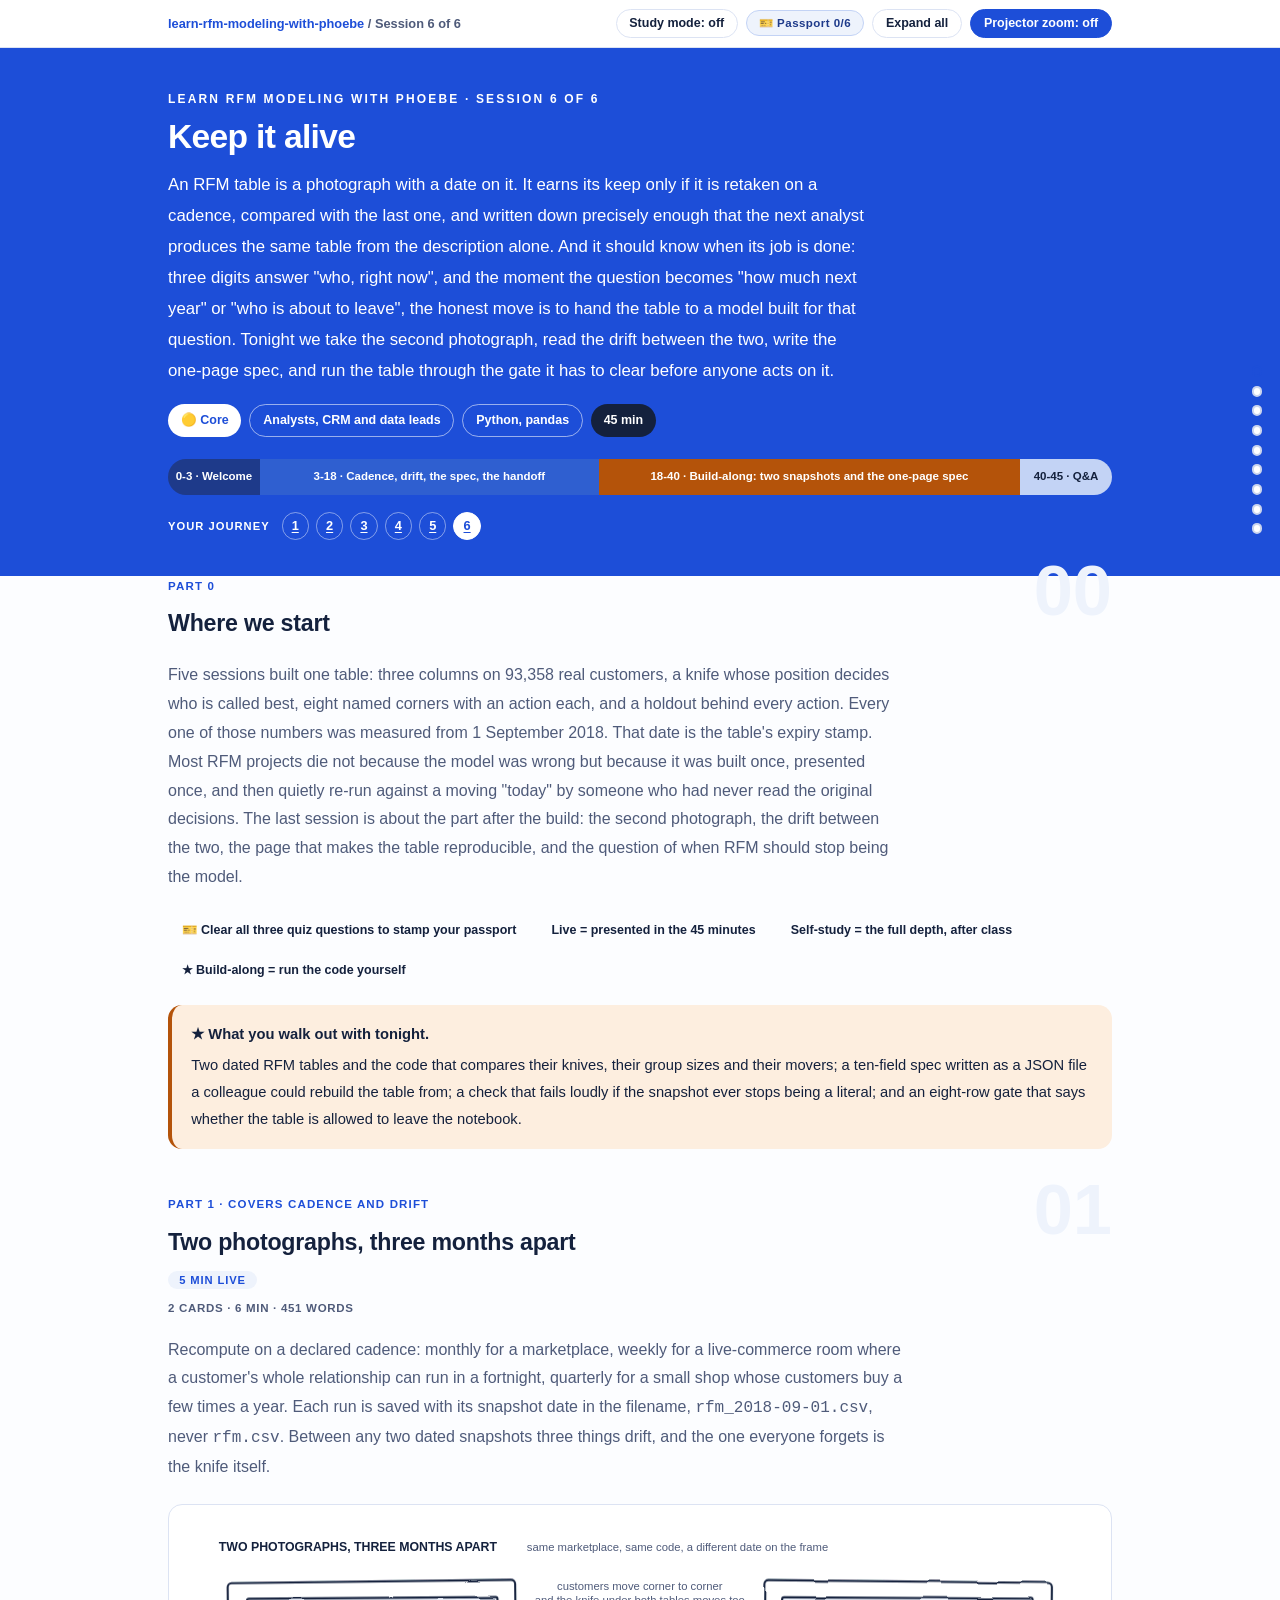
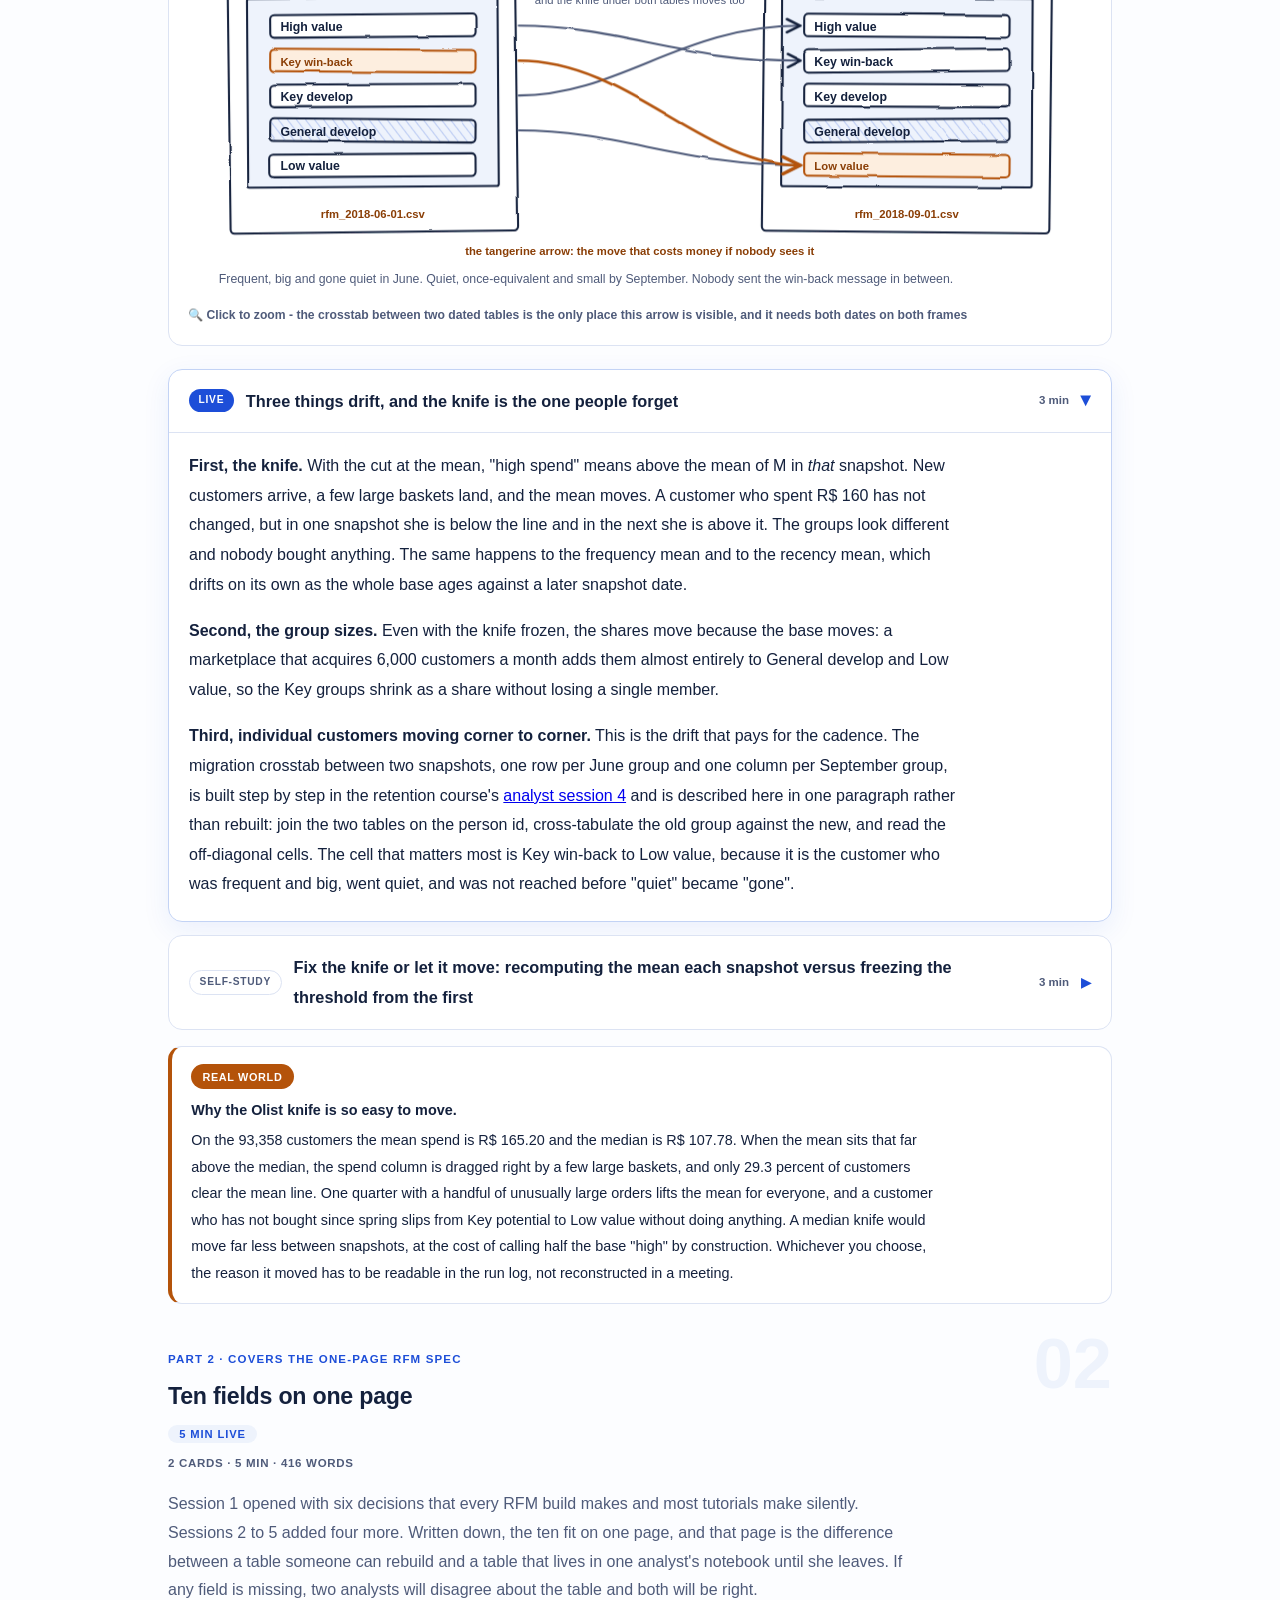
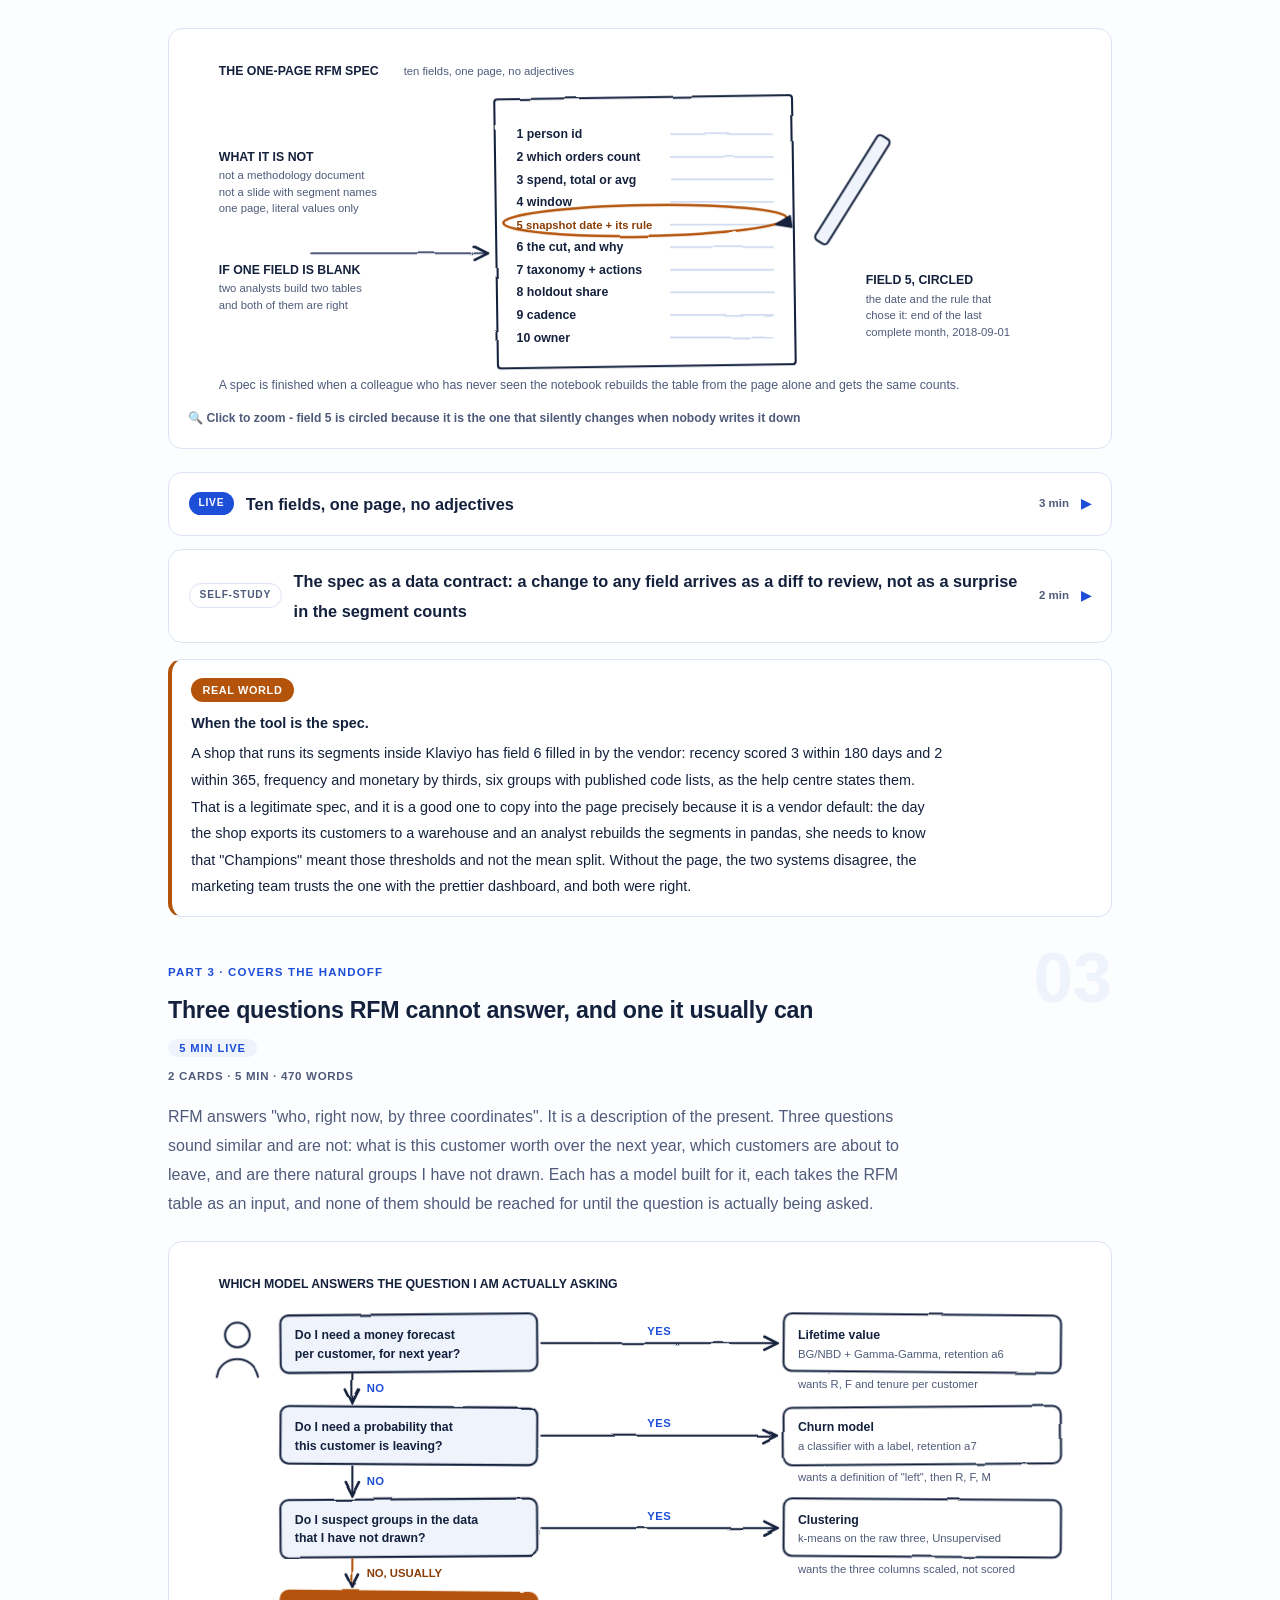
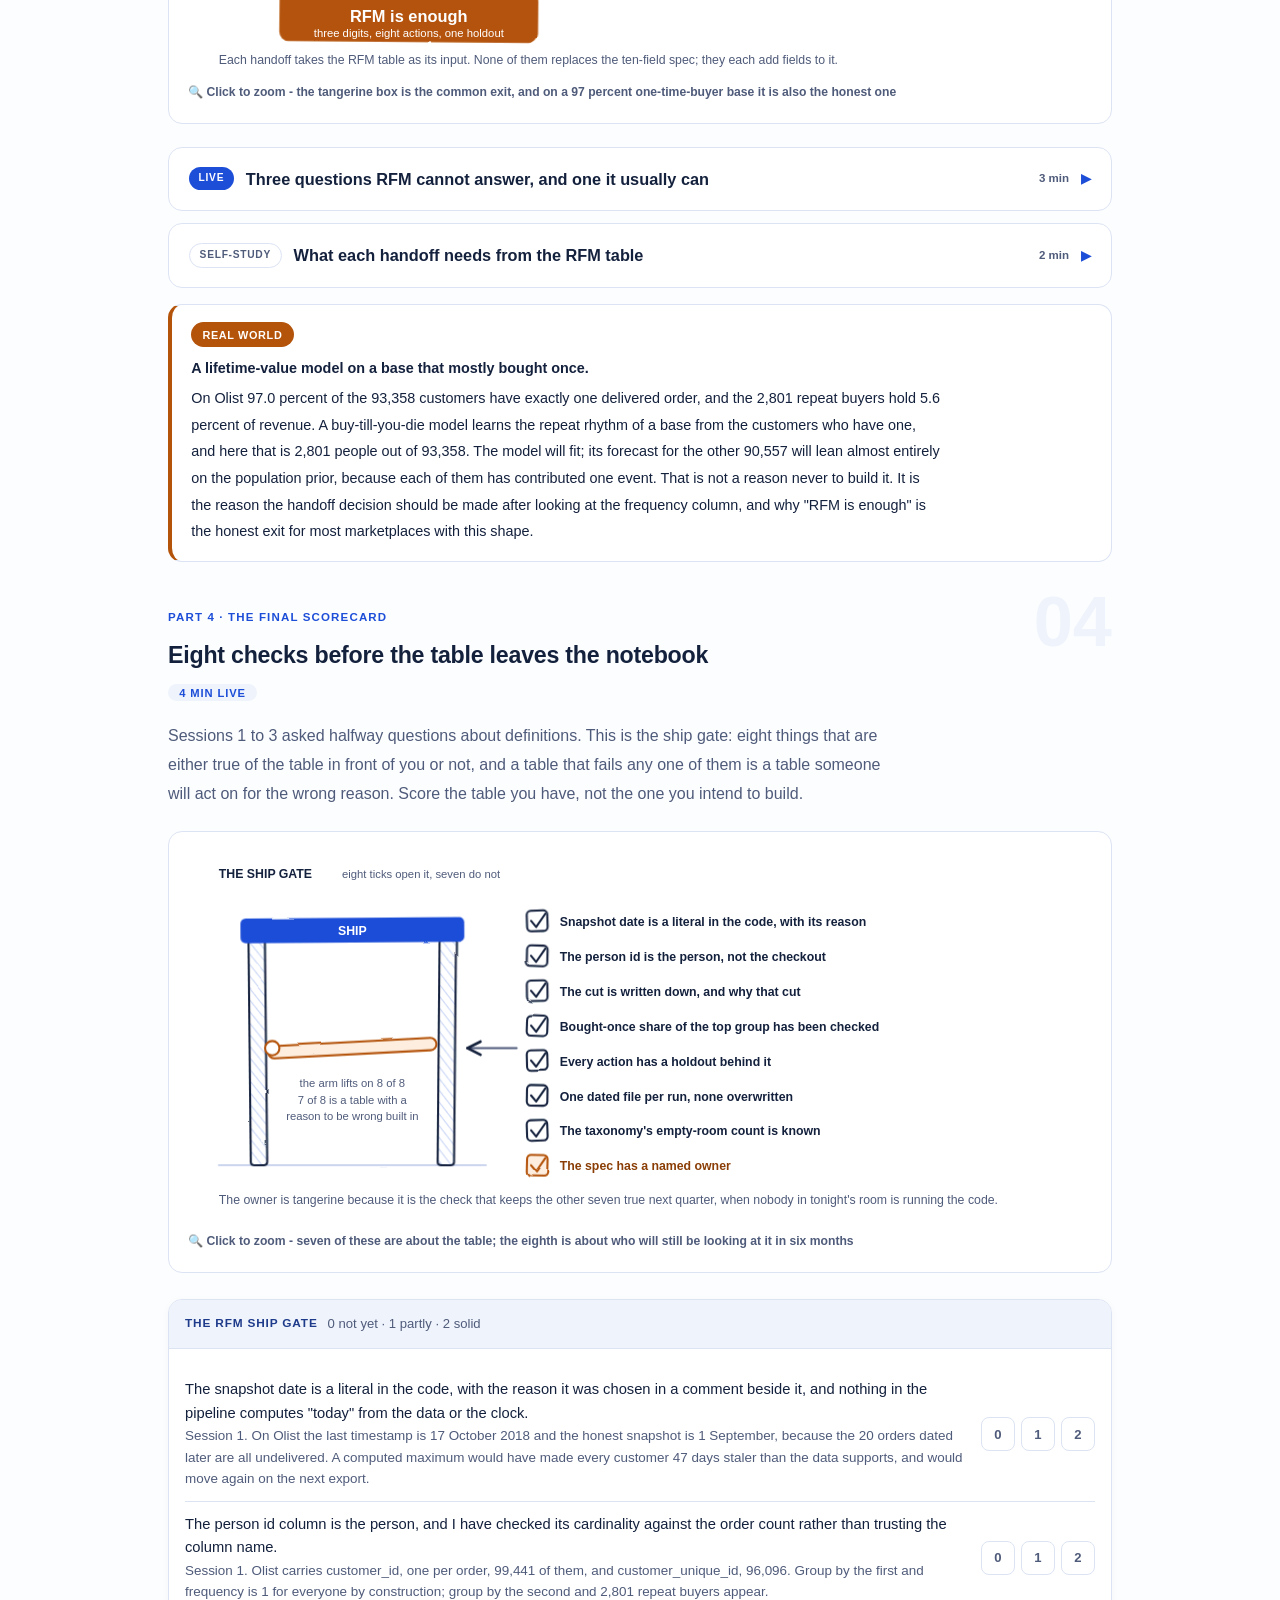
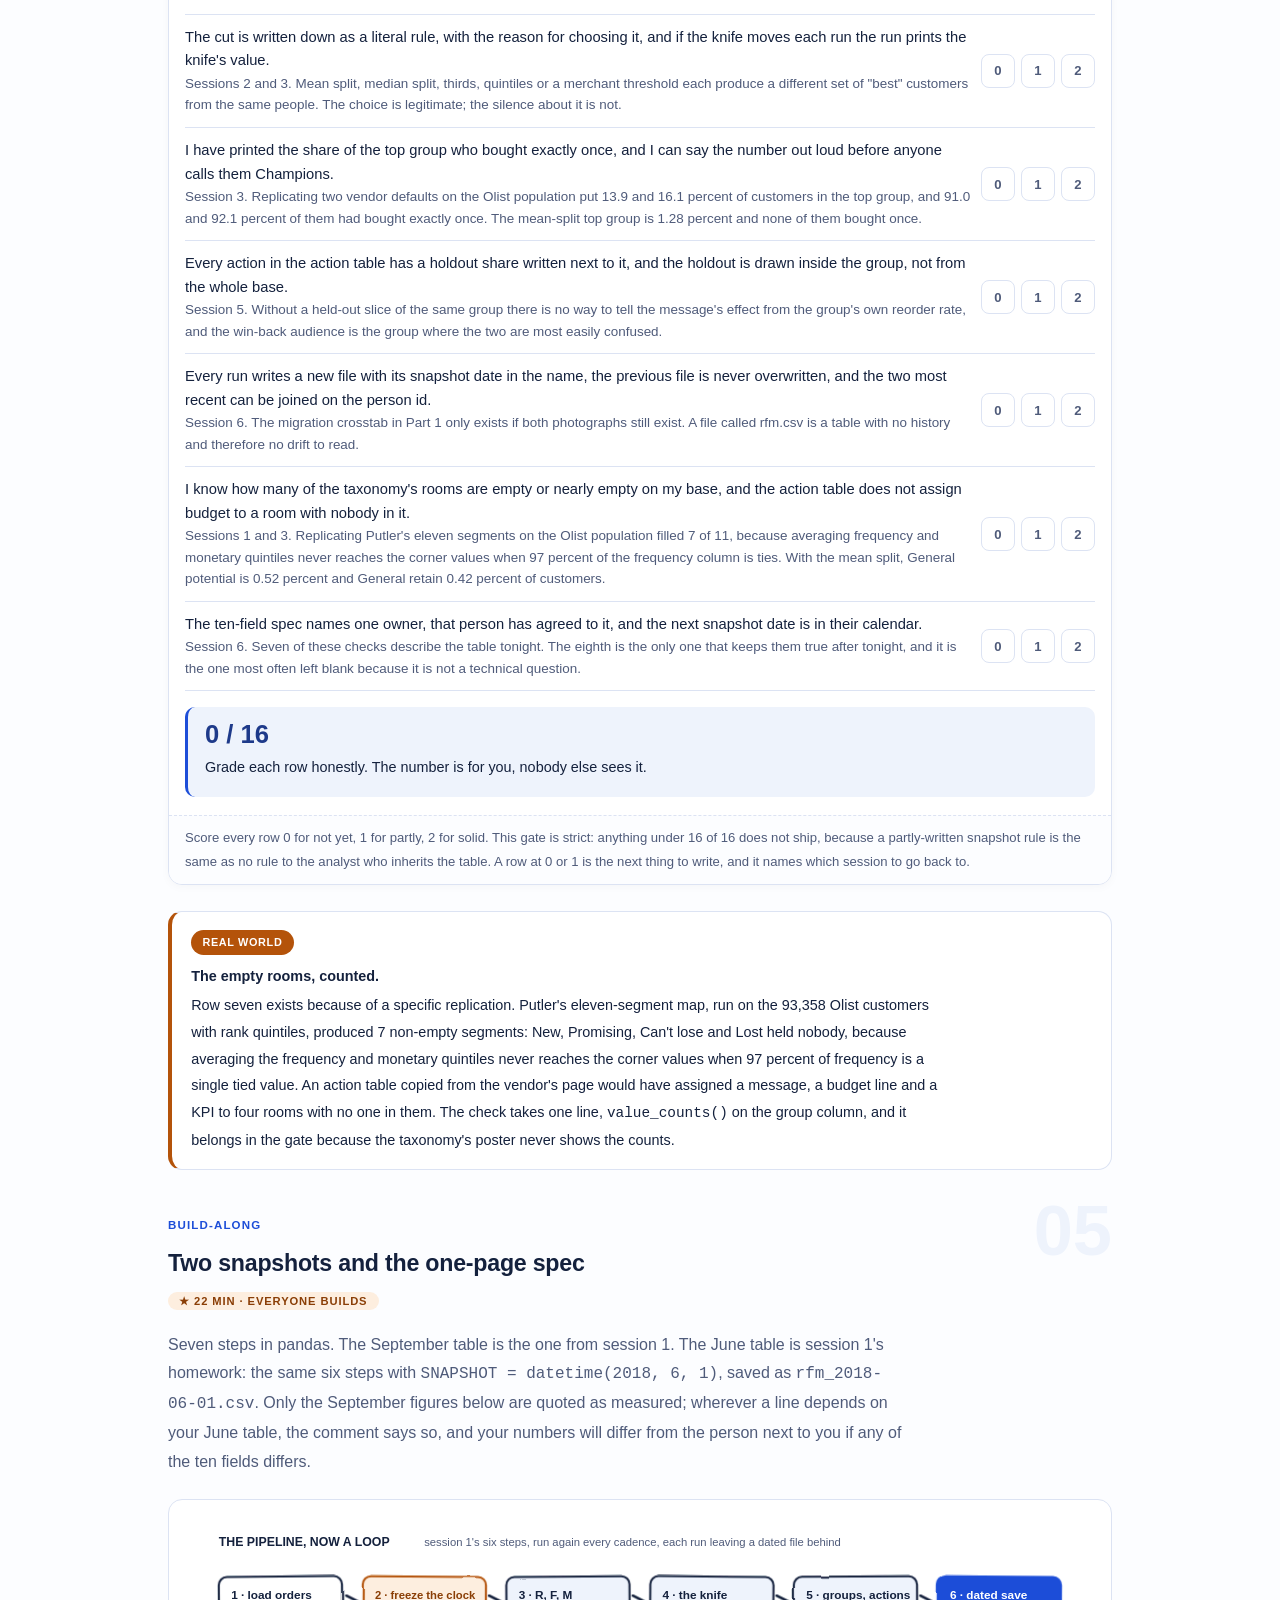
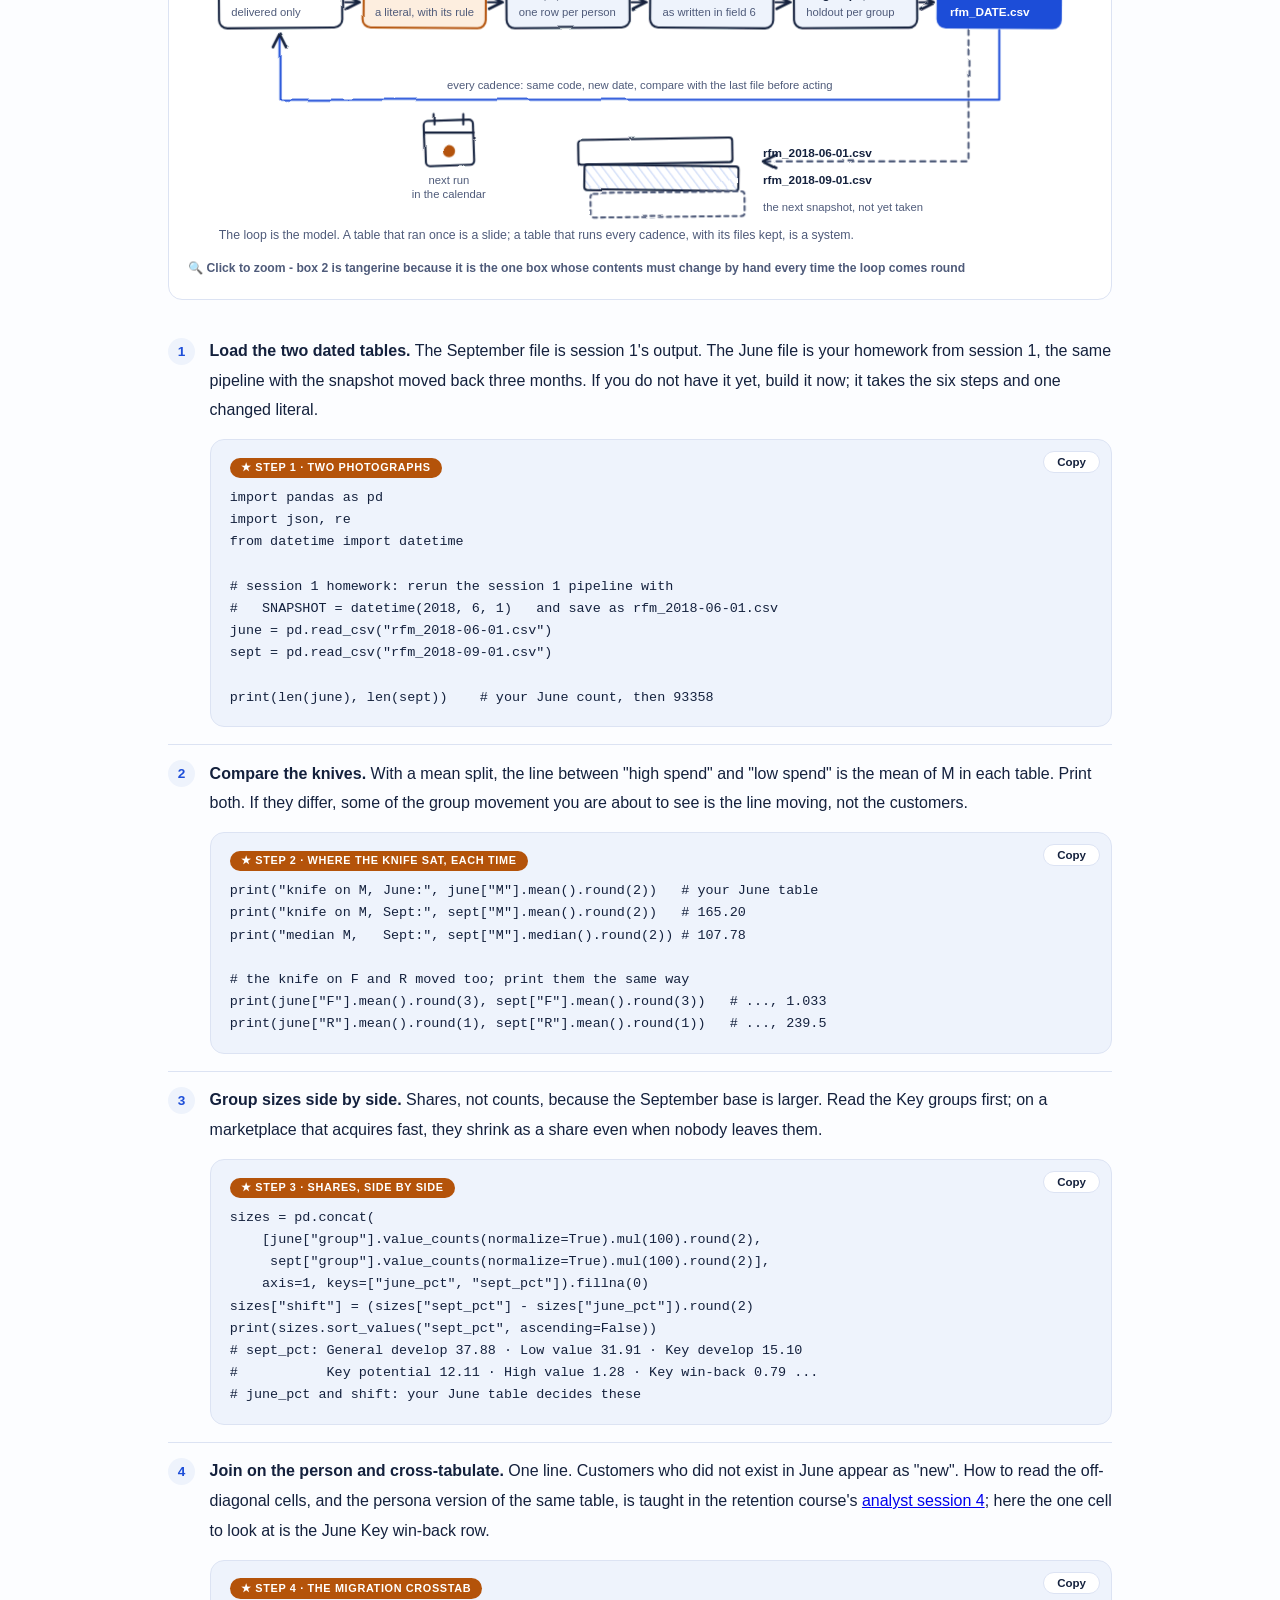
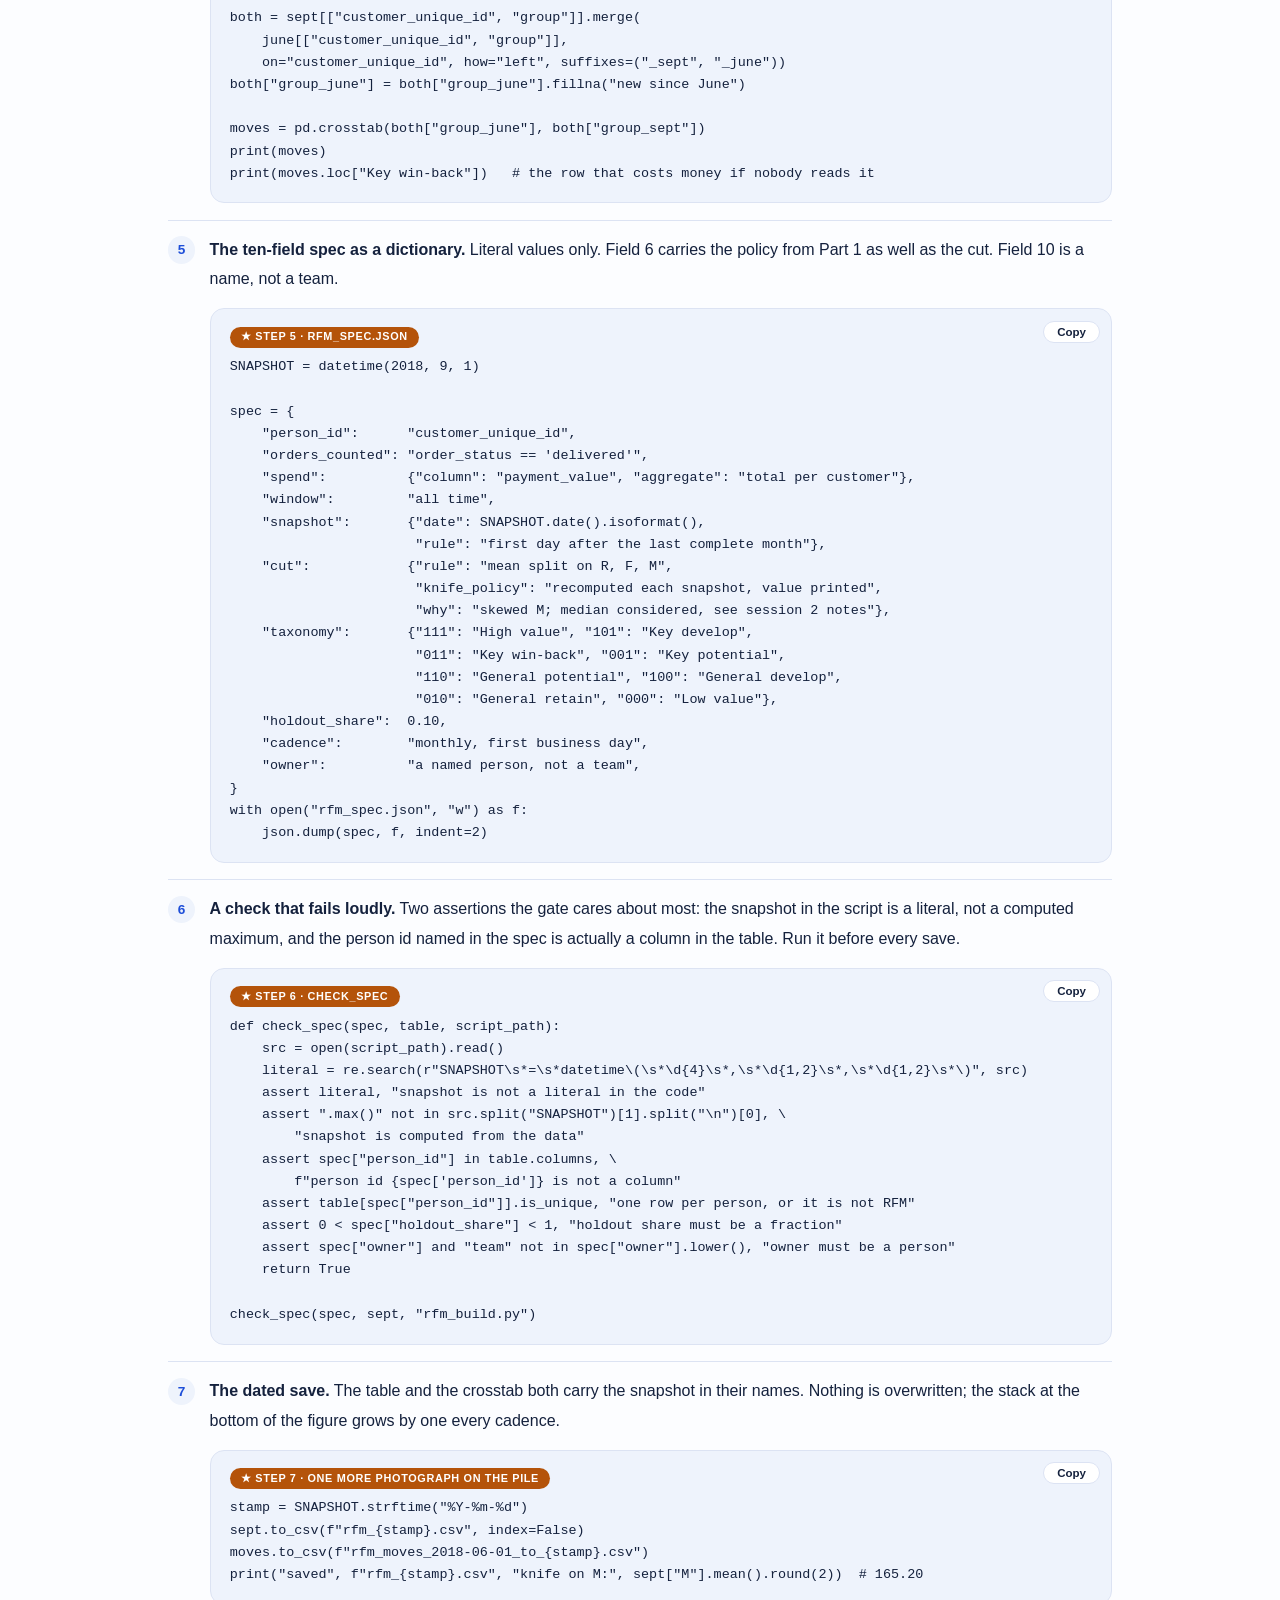
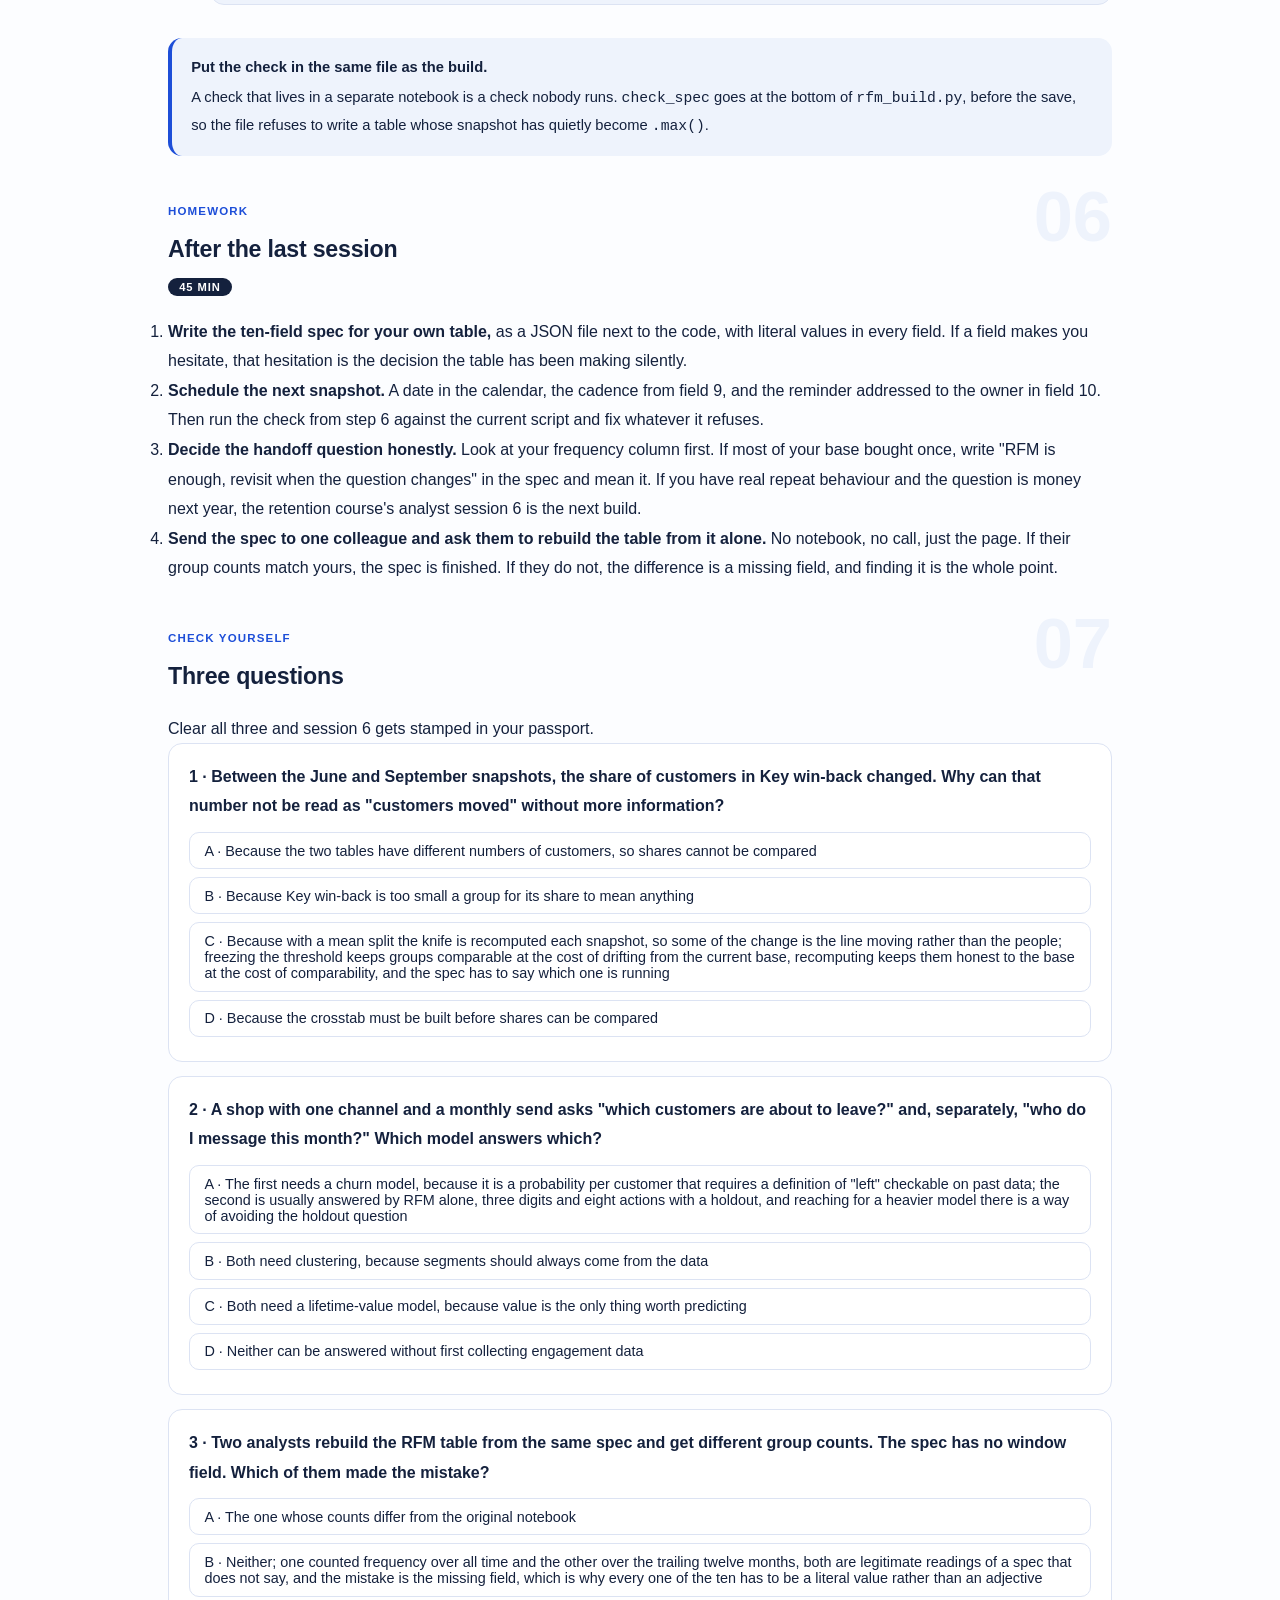
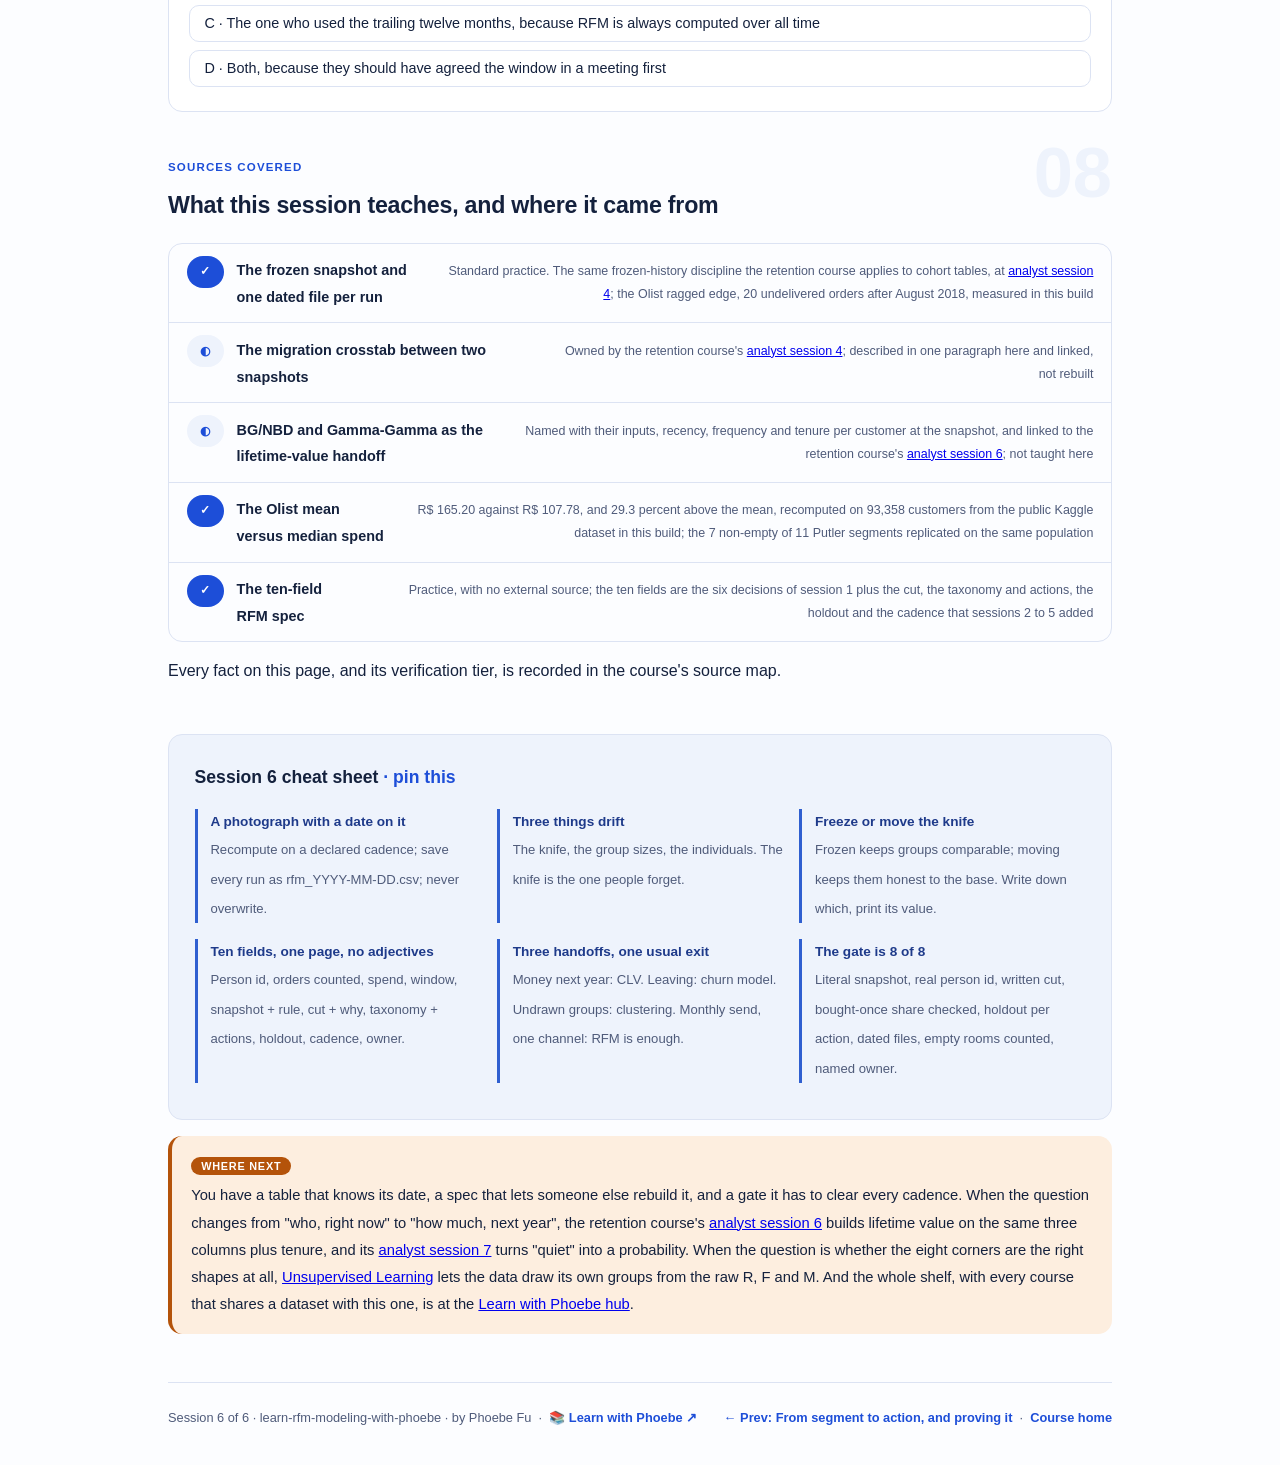
<file: courses/06-keep-it-alive.html>
<!DOCTYPE html>
<html lang="en">
<head>
<meta charset="UTF-8">
<meta name="viewport" content="width=device-width, initial-scale=1.0">
<!-- social:start -->
<meta name="description" content="Session 6 of 6. An RFM table is a photograph with a date on it. Retake it on a cadence, compare it with the last one, write the ten-field spec that lets the next analyst rebuild it, and know when to hand off to lifetime value, a churn model or clustering.">
<meta property="og:type" content="article">
<meta property="og:site_name" content="Learn with Phoebe">
<meta property="og:title" content="Keep it alive - learn rfm modeling with phoebe">
<meta property="og:description" content="Session 6 of 6. Cadence, drift, the one-page spec, the handoff to CLV or clustering, and the eight-row gate a table has to clear before it ships.">
<meta property="og:url" content="https://phoebefu6.github.io/learn-rfm-modeling-with-phoebe/courses/06-keep-it-alive.html">
<meta property="og:image" content="https://phoebefu6.github.io/learn-rfm-modeling-with-phoebe/assets/og-cover.png">
<meta property="og:image:width" content="1200">
<meta property="og:image:height" content="630">
<meta name="twitter:card" content="summary_large_image">
<meta name="twitter:title" content="Keep it alive - learn rfm modeling with phoebe">
<meta name="twitter:description" content="Session 6 of 6. Two dated snapshots, three kinds of drift, a ten-field spec and a ship gate.">
<meta name="twitter:image" content="https://phoebefu6.github.io/learn-rfm-modeling-with-phoebe/assets/og-cover.png">
<!-- social:end -->
<title>Session 6 · Keep it alive - learn rfm modeling with phoebe</title>
<link rel="stylesheet" href="../assets/style.css?v=25">
</head>
<body>

<div class="toolbar">
  <div class="wrap">
    <span class="crumb"><a href="../index.html">learn-rfm-modeling-with-phoebe</a> / Session 6 of 6</span>
    <button class="btn" id="toggle-all" type="button">Expand all</button>
    <button class="btn primary" id="zoom-toggle" type="button">Projector zoom: off</button>
  </div>
</div>

<header class="masthead">
  <div class="wrap">
    <div class="eyebrow">Learn RFM Modeling with Phoebe · Session 6 of 6</div>
    <h1>Keep it <span class="accent">alive</span></h1>
    <p class="sub">An RFM table is a photograph with a date on it. It earns its keep only if it is retaken on a cadence, compared with the last one, and written down precisely enough that the next analyst produces the same table from the description alone. And it should know when its job is done: three digits answer "who, right now", and the moment the question becomes "how much next year" or "who is about to leave", the honest move is to hand the table to a model built for that question. Tonight we take the second photograph, read the drift between the two, write the one-page spec, and run the table through the gate it has to clear before anyone acts on it.</p>
    <div class="chip-row">
      <span class="chip level">🟡 Core</span>
      <span class="chip audience">Analysts, CRM and data leads</span>
      <span class="chip audience">Python, pandas</span>
      <span class="chip time">45 min</span>
    </div>
    <div class="agenda">
      <span class="a1" style="flex:1">0-3 · Welcome</span>
      <span class="a2" style="flex:4">3-18 · Cadence, drift, the spec, the handoff</span>
      <span class="a3" style="flex:5">18-40 · Build-along: two snapshots and the one-page spec</span>
      <span class="a4" style="flex:1">40-45 · Q&amp;A</span>
    </div>
  </div>
</header>

<main class="wrap">

  <section class="section" id="intro">
    <div class="section-kicker">
      <span class="klabel">Part 0</span>
      <h2>Where we start</h2>
    </div>
    <p class="lede">Five sessions built one table: three columns on 93,358 real customers, a knife whose position decides who is called best, eight named corners with an action each, and a holdout behind every action. Every one of those numbers was measured from 1 September 2018. That date is the table's expiry stamp. Most RFM projects die not because the model was wrong but because it was built once, presented once, and then quietly re-run against a moving "today" by someone who had never read the original decisions. The last session is about the part after the build: the second photograph, the drift between the two, the page that makes the table reproducible, and the question of when RFM should stop being the model.</p>

    <div class="legend">
      <span class="pill">🎫 Clear all three quiz questions to stamp your passport</span>
      <span class="pill">Live = presented in the 45 minutes</span>
      <span class="pill">Self-study = the full depth, after class</span>
      <span class="pill">★ Build-along = run the code yourself</span>
    </div>

    <div class="callout win">
      <p><strong>★ What you walk out with tonight.</strong> Two dated RFM tables and the code that compares their knives, their group sizes and their movers; a ten-field spec written as a JSON file a colleague could rebuild the table from; a check that fails loudly if the snapshot ever stops being a literal; and an eight-row gate that says whether the table is allowed to leave the notebook.</p>
    </div>
  </section>

  <section class="section" id="part-1">
    <div class="section-kicker">
      <span class="klabel">Part 1 · covers cadence and drift</span>
      <h2>Two photographs, three months apart</h2>
      <span class="tag concept">5 min live</span>
    </div>
    <p class="lede">Recompute on a declared cadence: monthly for a marketplace, weekly for a live-commerce room where a customer's whole relationship can run in a fortnight, quarterly for a small shop whose customers buy a few times a year. Each run is saved with its snapshot date in the filename, <code>rfm_2018-09-01.csv</code>, never <code>rfm.csv</code>. Between any two dated snapshots three things drift, and the one everyone forgets is the knife itself.</p>

    <figure class="zoomable">
      <svg viewBox="0 0 880 360" xmlns="http://www.w3.org/2000/svg" role="img" aria-label="Two sketched photograph frames side by side, the left dated rfm_2018-06-01.csv and the right dated rfm_2018-09-01.csv, each holding the same five group names. Arrows between the frames show customers moving from one corner to another between the two snapshots. One tangerine arrow runs from Key win-back in June to Low value in September and is labelled as the move that costs money if nobody sees it.">
        <defs>
          <filter id="s6aSk" x="-3%" y="-3%" width="106%" height="106%"><feTurbulence type="fractalNoise" baseFrequency="0.02" numOctaves="2" seed="61" result="n"/><feDisplacementMap in="SourceGraphic" in2="n" scale="2.4" xChannelSelector="R" yChannelSelector="G"/></filter>
          <pattern id="s6aHc" patternUnits="userSpaceOnUse" width="7" height="7" patternTransform="rotate(-38)"><line x1="0" y1="0" x2="0" y2="7" stroke="#1D4ED8" stroke-width="1" opacity=".5"/></pattern>
          <marker id="s6aAr" viewBox="0 0 10 10" refX="9" refY="5" markerWidth="8" markerHeight="8" orient="auto"><path d="M1 1 L9 5 L1 9" fill="none" stroke="#14213D" stroke-width="1.6" stroke-linecap="round"/></marker>
          <marker id="s6aArT" viewBox="0 0 10 10" refX="9" refY="5" markerWidth="8" markerHeight="8" orient="auto"><path d="M1 1 L9 5 L1 9" fill="none" stroke="#B4530A" stroke-width="1.6" stroke-linecap="round"/></marker>
        </defs>
        <style>
          .s6aH { font: 800 12px Inter, sans-serif; fill: #14213D; }
          .s6aL { font: 600 12px Inter, sans-serif; fill: #14213D; }
          .s6aS { font: 400 11px Inter, sans-serif; fill: #4F5B7A; }
          .s6aB { font: 800 11px Inter, sans-serif; fill: #8A3E06; }
          .s6aV { font: 800 16px Inter, sans-serif; fill: #1E3A8A; }
          .s6aN { font: 400 12px Inter, sans-serif; fill: #4F5B7A; }
        </style>

        <text class="s6aH" x="30" y="26">TWO PHOTOGRAPHS, THREE MONTHS APART</text>
        <text class="s6aS" x="330" y="26">same marketplace, same code, a different date on the frame</text>

        <g filter="url(#s6aSk)" fill="none" stroke="#14213D" stroke-width="2" stroke-linecap="round" stroke-linejoin="round">
          <!-- left photograph frame -->
          <rect x="40" y="56" width="280" height="244" rx="4" transform="rotate(-0.7 180 178)" fill="#FFFFFF"/>
          <rect x="58" y="72" width="244" height="184" rx="2" transform="rotate(-0.4 180 164)" fill="#EEF3FC"/>
          <!-- left rows -->
          <rect x="80" y="88" width="200" height="22" rx="4" transform="rotate(-0.5 180 99)" fill="#FFFFFF"/>
          <rect x="80" y="122" width="200" height="22" rx="4" transform="rotate(0.4 180 133)" fill="#FDEEDF" stroke="#B4530A"/>
          <rect x="80" y="156" width="200" height="22" rx="4" transform="rotate(-0.3 180 167)" fill="#FFFFFF"/>
          <rect x="80" y="190" width="200" height="22" rx="4" transform="rotate(0.5 180 201)" fill="url(#s6aHc)"/>
          <rect x="80" y="224" width="200" height="22" rx="4" transform="rotate(-0.4 180 235)" fill="#FFFFFF"/>
          <!-- right photograph frame -->
          <rect x="560" y="56" width="280" height="244" rx="4" transform="rotate(0.6 700 178)" fill="#FFFFFF"/>
          <rect x="578" y="72" width="244" height="184" rx="2" transform="rotate(0.3 700 164)" fill="#EEF3FC"/>
          <!-- right rows -->
          <rect x="600" y="88" width="200" height="22" rx="4" transform="rotate(0.4 700 99)" fill="#FFFFFF"/>
          <rect x="600" y="122" width="200" height="22" rx="4" transform="rotate(-0.5 700 133)" fill="#FFFFFF"/>
          <rect x="600" y="156" width="200" height="22" rx="4" transform="rotate(0.3 700 167)" fill="#FFFFFF"/>
          <rect x="600" y="190" width="200" height="22" rx="4" transform="rotate(-0.4 700 201)" fill="url(#s6aHc)"/>
          <rect x="600" y="224" width="200" height="22" rx="4" transform="rotate(0.5 700 235)" fill="#FDEEDF" stroke="#B4530A"/>
          <!-- movers, ink -->
          <path d="M322 99 C420 99 480 133 596 133" stroke="#4F5B7A" marker-end="url(#s6aAr)"/>
          <path d="M322 167 C420 167 480 99 596 99" stroke="#4F5B7A" marker-end="url(#s6aAr)"/>
          <path d="M322 201 C420 201 480 235 596 235" stroke="#4F5B7A" marker-end="url(#s6aAr)"/>
          <!-- the mover that matters, tangerine -->
          <path d="M322 133 C430 133 500 235 596 235" stroke="#B4530A" stroke-width="2.6" marker-end="url(#s6aArT)"/>
        </g>

        <text class="s6aL" x="90" y="104">High value</text>
        <text class="s6aB" x="90" y="138">Key win-back</text>
        <text class="s6aL" x="90" y="172">Key develop</text>
        <text class="s6aL" x="90" y="206">General develop</text>
        <text class="s6aL" x="90" y="240">Low value</text>
        <text class="s6aB" x="180" y="286" text-anchor="middle">rfm_2018-06-01.csv</text>

        <text class="s6aL" x="610" y="104">High value</text>
        <text class="s6aL" x="610" y="138">Key win-back</text>
        <text class="s6aL" x="610" y="172">Key develop</text>
        <text class="s6aL" x="610" y="206">General develop</text>
        <text class="s6aB" x="610" y="240">Low value</text>
        <text class="s6aB" x="700" y="286" text-anchor="middle">rfm_2018-09-01.csv</text>

        <text class="s6aS" x="440" y="64" text-anchor="middle">customers move corner to corner</text>
        <text class="s6aS" x="440" y="78" text-anchor="middle">and the knife under both tables moves too</text>

        <text class="s6aB" x="440" y="322" text-anchor="middle">the tangerine arrow: the move that costs money if nobody sees it</text>
        <text class="s6aN" x="30" y="350">Frequent, big and gone quiet in June. Quiet, once-equivalent and small by September. Nobody sent the win-back message in between.</text>
      </svg>
      <figcaption>🔍 Click to zoom - the crosstab between two dated tables is the only place this arrow is visible, and it needs both dates on both frames</figcaption>
    </figure>

    <details class="card" open>
      <summary><span class="mode live">Live</span>Three things drift, and the knife is the one people forget<span class="mini">3 min</span><span class="caret">▶</span></summary>
      <div class="body">
        <p><strong>First, the knife.</strong> With the cut at the mean, "high spend" means above the mean of M in <em>that</em> snapshot. New customers arrive, a few large baskets land, and the mean moves. A customer who spent R$ 160 has not changed, but in one snapshot she is below the line and in the next she is above it. The groups look different and nobody bought anything. The same happens to the frequency mean and to the recency mean, which drifts on its own as the whole base ages against a later snapshot date.</p>
        <p><strong>Second, the group sizes.</strong> Even with the knife frozen, the shares move because the base moves: a marketplace that acquires 6,000 customers a month adds them almost entirely to General develop and Low value, so the Key groups shrink as a share without losing a single member.</p>
        <p><strong>Third, individual customers moving corner to corner.</strong> This is the drift that pays for the cadence. The migration crosstab between two snapshots, one row per June group and one column per September group, is built step by step in the retention course's <a href="https://phoebefu6.github.io/learn-customer-retention-with-phoebe/courses/a4-segmentation-rfm.html">analyst session 4</a> and is described here in one paragraph rather than rebuilt: join the two tables on the person id, cross-tabulate the old group against the new, and read the off-diagonal cells. The cell that matters most is Key win-back to Low value, because it is the customer who was frequent and big, went quiet, and was not reached before "quiet" became "gone".</p>
      </div>
    </details>

    <details class="card">
      <summary><span class="mode self">Self-study</span>Fix the knife or let it move: recomputing the mean each snapshot versus freezing the threshold from the first<span class="mini">3 min</span><span class="caret">▶</span></summary>
      <div class="body">
        <p>There are two defensible policies and they answer different questions. <strong>A frozen threshold</strong>, the mean of M from the first snapshot written into the spec as a number, keeps the groups comparable across time: a customer only changes group when she changes. That is what you want when the question is "are we moving people up", because then the movement is the signal. <strong>A moving knife</strong>, the mean recomputed each run, keeps the groups honest to the current base: "high" means high among the customers you have now. That is what you want when the question is "who are the top people to call this month", because a threshold frozen in a year when baskets were smaller will eventually call half the base "high".</p>
        <p>The trade-off is real and neither side wins it. What is not defensible is not knowing which one you are running. A team that recomputes the mean each month and then reports "Key win-back grew 20 percent" is reporting knife movement as customer movement. Write the policy into field 6 of the spec, and if it is the moving knife, print the knife's value in every run so a reader can see how much of the change is the line moving.</p>
      </div>
    </details>

    <div class="callout example">
      <span class="ex-pill">Real world</span>
      <p><strong>Why the Olist knife is so easy to move.</strong> On the 93,358 customers the mean spend is R$ 165.20 and the median is R$ 107.78. When the mean sits that far above the median, the spend column is dragged right by a few large baskets, and only 29.3 percent of customers clear the mean line. One quarter with a handful of unusually large orders lifts the mean for everyone, and a customer who has not bought since spring slips from Key potential to Low value without doing anything. A median knife would move far less between snapshots, at the cost of calling half the base "high" by construction. Whichever you choose, the reason it moved has to be readable in the run log, not reconstructed in a meeting.</p>
    </div>
  </section>

  <section class="section" id="part-2">
    <div class="section-kicker">
      <span class="klabel">Part 2 · covers the one-page RFM spec</span>
      <h2>Ten fields on one page</h2>
      <span class="tag concept">5 min live</span>
    </div>
    <p class="lede">Session 1 opened with six decisions that every RFM build makes and most tutorials make silently. Sessions 2 to 5 added four more. Written down, the ten fit on one page, and that page is the difference between a table someone can rebuild and a table that lives in one analyst's notebook until she leaves. If any field is missing, two analysts will disagree about the table and both will be right.</p>

    <figure class="zoomable">
      <svg viewBox="0 0 880 340" xmlns="http://www.w3.org/2000/svg" role="img" aria-label="A single sketched sheet of paper carrying ten short numbered field lines: person id, which orders count, spend column and total versus average, window, snapshot date and its rule, the cut and why, the taxonomy and action per group, holdout share, cadence, owner. The snapshot field is circled in tangerine. A pen lies beside the sheet. Side notes say the sheet has no adjectives and that a missing field means two analysts disagree and both are right.">
        <defs>
          <filter id="s6bSk" x="-3%" y="-3%" width="106%" height="106%"><feTurbulence type="fractalNoise" baseFrequency="0.02" numOctaves="2" seed="67" result="n"/><feDisplacementMap in="SourceGraphic" in2="n" scale="2.4" xChannelSelector="R" yChannelSelector="G"/></filter>
          <pattern id="s6bHc" patternUnits="userSpaceOnUse" width="7" height="7" patternTransform="rotate(-38)"><line x1="0" y1="0" x2="0" y2="7" stroke="#1D4ED8" stroke-width="1" opacity=".5"/></pattern>
          <marker id="s6bAr" viewBox="0 0 10 10" refX="9" refY="5" markerWidth="8" markerHeight="8" orient="auto"><path d="M1 1 L9 5 L1 9" fill="none" stroke="#14213D" stroke-width="1.6" stroke-linecap="round"/></marker>
        </defs>
        <style>
          .s6bH { font: 800 12px Inter, sans-serif; fill: #14213D; }
          .s6bL { font: 600 12px Inter, sans-serif; fill: #14213D; }
          .s6bS { font: 400 11px Inter, sans-serif; fill: #4F5B7A; }
          .s6bB { font: 800 11px Inter, sans-serif; fill: #8A3E06; }
          .s6bN { font: 400 12px Inter, sans-serif; fill: #4F5B7A; }
        </style>

        <text class="s6bH" x="30" y="26">THE ONE-PAGE RFM SPEC</text>
        <text class="s6bS" x="210" y="26">ten fields, one page, no adjectives</text>

        <g filter="url(#s6bSk)" fill="none" stroke="#14213D" stroke-width="2" stroke-linecap="round" stroke-linejoin="round">
          <!-- the sheet -->
          <rect x="300" y="48" width="290" height="262" rx="3" transform="rotate(-0.8 445 179)" fill="#FFFFFF"/>
          <!-- fill-in rules under each field -->
          <path d="M470 84 L570 84 M470 106 L570 106 M470 128 L570 128 M470 150 L570 150 M470 172 L570 172 M470 194 L570 194 M470 216 L570 216 M470 238 L570 238 M470 260 L570 260 M470 282 L570 282" stroke="#CBD5EE" stroke-width="1.5"/>
          <!-- the circled field -->
          <ellipse cx="445" cy="168" rx="138" ry="15" stroke="#B4530A" stroke-width="2.4" transform="rotate(-1 445 168)"/>
          <!-- pen -->
          <rect x="640" y="78" width="14" height="120" rx="4" transform="rotate(32 647 138)" fill="#EEF3FC"/>
          <path d="M609 192 L602 206 L616 200 Z" transform="rotate(32 647 138)" fill="#14213D"/>
          <!-- arrow from the missing-field note to the sheet -->
          <path d="M120 200 L292 200" stroke="#4F5B7A" marker-end="url(#s6bAr)"/>
        </g>

        <text class="s6bL" x="320" y="88">1  person id</text>
        <text class="s6bL" x="320" y="110">2  which orders count</text>
        <text class="s6bL" x="320" y="132">3  spend, total or avg</text>
        <text class="s6bL" x="320" y="154">4  window</text>
        <text class="s6bB" x="320" y="176">5  snapshot date + its rule</text>
        <text class="s6bL" x="320" y="198">6  the cut, and why</text>
        <text class="s6bL" x="320" y="220">7  taxonomy + actions</text>
        <text class="s6bL" x="320" y="242">8  holdout share</text>
        <text class="s6bL" x="320" y="264">9  cadence</text>
        <text class="s6bL" x="320" y="286">10 owner</text>

        <text class="s6bH" x="30" y="110">WHAT IT IS NOT</text>
        <text class="s6bS" x="30" y="128">not a methodology document</text>
        <text class="s6bS" x="30" y="144">not a slide with segment names</text>
        <text class="s6bS" x="30" y="160">one page, literal values only</text>

        <text class="s6bH" x="30" y="220">IF ONE FIELD IS BLANK</text>
        <text class="s6bS" x="30" y="238">two analysts build two tables</text>
        <text class="s6bS" x="30" y="254">and both of them are right</text>

        <text class="s6bH" x="660" y="230">FIELD 5, CIRCLED</text>
        <text class="s6bS" x="660" y="248">the date and the rule that</text>
        <text class="s6bS" x="660" y="264">chose it: end of the last</text>
        <text class="s6bS" x="660" y="280">complete month, 2018-09-01</text>

        <text class="s6bN" x="30" y="332">A spec is finished when a colleague who has never seen the notebook rebuilds the table from the page alone and gets the same counts.</text>
      </svg>
      <figcaption>🔍 Click to zoom - field 5 is circled because it is the one that silently changes when nobody writes it down</figcaption>
    </figure>

    <details class="card">
      <summary><span class="mode live">Live</span>Ten fields, one page, no adjectives<span class="mini">3 min</span><span class="caret">▶</span></summary>
      <div class="body">
        <p>Each field is a literal value, not a description. <strong>1, person id:</strong> the column name, <code>customer_unique_id</code>, and one line on why it is not <code>customer_id</code>. <strong>2, which orders count:</strong> <code>order_status == "delivered"</code>. <strong>3, spend:</strong> the column, <code>payment_value</code> summed per order, and the word <em>total</em> or <em>average</em>. <strong>4, window:</strong> all time, or the trailing number of months. <strong>5, snapshot date and the rule that chose it:</strong> <code>2018-09-01</code>, end of the last complete month, found by plotting orders per month. <strong>6, the cut and why:</strong> mean split, because the tutorial the team learned from used it, or median split because the spend column is skewed, or Klaviyo's thresholds because the tool decides. The <em>why</em> is what a successor needs when she wants to change it. <strong>7, the taxonomy and the action per group:</strong> the eight names from session 1 and the action table from session 5, as a table, not a paragraph. <strong>8, holdout share:</strong> the fraction of every audience that is not messaged, so the action can be proved. <strong>9, cadence:</strong> monthly, weekly or quarterly, and the day of the run. <strong>10, owner:</strong> a name.</p>
        <p>Adjectives are the failure mode. "Recent customers with meaningful spend" is a sentence two analysts read two ways. "R below 239.5 days, M above R$ 165.20" is a sentence that produces one table.</p>
      </div>
    </details>

    <details class="card">
      <summary><span class="mode self">Self-study</span>The spec as a data contract: a change to any field arrives as a diff to review, not as a surprise in the segment counts<span class="mini">2 min</span><span class="caret">▶</span></summary>
      <div class="body">
        <p>Once the spec is a file, it can be put under version control next to the code, and then a change to the model is a change to the file. Someone moves the knife from the mean to the median: that is a one-line diff in field 6, and the reviewer asks "why" before it runs, instead of asking "why did Key win-back double" after the segment counts land in a dashboard. Someone shortens the window to twelve months: a diff in field 4, and the reviewer knows to expect the frequency column to fall. The eight-group taxonomy from session 1 lives in field 7 as a dictionary, so swapping it for Klaviyo's six or Putler's eleven is also a diff, and the reviewer can pull up the finding from sessions 2 and 3 that under those two maps nine in ten "Champions" on a one-time-buyer base bought exactly once.</p>
        <p>This is the same discipline any shared dataset gets from a schema: the consumers of the table are protected from silent change because the definition is a reviewable artefact. RFM tables rarely get it because they start life in a notebook, and the spec is how they leave it.</p>
      </div>
    </details>

    <div class="callout example">
      <span class="ex-pill">Real world</span>
      <p><strong>When the tool is the spec.</strong> A shop that runs its segments inside Klaviyo has field 6 filled in by the vendor: recency scored 3 within 180 days and 2 within 365, frequency and monetary by thirds, six groups with published code lists, as the help centre states them. That is a legitimate spec, and it is a good one to copy into the page precisely because it is a vendor default: the day the shop exports its customers to a warehouse and an analyst rebuilds the segments in pandas, she needs to know that "Champions" meant those thresholds and not the mean split. Without the page, the two systems disagree, the marketing team trusts the one with the prettier dashboard, and both were right.</p>
    </div>
  </section>

  <section class="section" id="part-3">
    <div class="section-kicker">
      <span class="klabel">Part 3 · covers the handoff</span>
      <h2>Three questions RFM cannot answer, and one it usually can</h2>
      <span class="tag concept">5 min live</span>
    </div>
    <p class="lede">RFM answers "who, right now, by three coordinates". It is a description of the present. Three questions sound similar and are not: what is this customer worth over the next year, which customers are about to leave, and are there natural groups I have not drawn. Each has a model built for it, each takes the RFM table as an input, and none of them should be reached for until the question is actually being asked.</p>

    <figure class="zoomable">
      <svg viewBox="0 0 880 400" xmlns="http://www.w3.org/2000/svg" role="img" aria-label="A sketched decision tree. A small figure stands at the top-left. Three questions run downward: do I need a money forecast per customer, do I need a leaving probability per customer, do I suspect groups I have not drawn. Each yes arrow points right to an outcome: lifetime value with BG/NBD and Gamma-Gamma, a churn model, clustering on the raw three columns. Each no arrow drops to the next question, and the final no lands on a tangerine box reading RFM is enough, the common answer.">
        <defs>
          <filter id="s6cSk" x="-3%" y="-3%" width="106%" height="106%"><feTurbulence type="fractalNoise" baseFrequency="0.02" numOctaves="2" seed="71" result="n"/><feDisplacementMap in="SourceGraphic" in2="n" scale="2.4" xChannelSelector="R" yChannelSelector="G"/></filter>
          <pattern id="s6cHc" patternUnits="userSpaceOnUse" width="7" height="7" patternTransform="rotate(-38)"><line x1="0" y1="0" x2="0" y2="7" stroke="#1D4ED8" stroke-width="1" opacity=".5"/></pattern>
          <marker id="s6cAr" viewBox="0 0 10 10" refX="9" refY="5" markerWidth="8" markerHeight="8" orient="auto"><path d="M1 1 L9 5 L1 9" fill="none" stroke="#14213D" stroke-width="1.6" stroke-linecap="round"/></marker>
        </defs>
        <style>
          .s6cH { font: 800 12px Inter, sans-serif; fill: #14213D; }
          .s6cL { font: 600 12px Inter, sans-serif; fill: #14213D; }
          .s6cS { font: 400 11px Inter, sans-serif; fill: #4F5B7A; }
          .s6cB { font: 800 11px Inter, sans-serif; fill: #8A3E06; }
          .s6cV { font: 800 16px Inter, sans-serif; fill: #FFFFFF; }
          .s6cA { font: 700 11px Inter, sans-serif; fill: #1D4ED8; letter-spacing: .05em; }
          .s6cN { font: 400 12px Inter, sans-serif; fill: #4F5B7A; }
        </style>

        <text class="s6cH" x="30" y="26">WHICH MODEL ANSWERS THE QUESTION I AM ACTUALLY ASKING</text>

        <g filter="url(#s6cSk)" fill="none" stroke="#14213D" stroke-width="2" stroke-linecap="round" stroke-linejoin="round">
          <!-- the analyst -->
          <circle cx="48" cy="72" r="12"/>
          <path d="M28 112 C32 90 64 90 68 112"/>
          <!-- three questions -->
          <rect x="90" y="52" width="250" height="56" rx="8" transform="rotate(-0.5 215 80)" fill="#EEF3FC"/>
          <rect x="90" y="142" width="250" height="56" rx="8" transform="rotate(0.4 215 170)" fill="#EEF3FC"/>
          <rect x="90" y="232" width="250" height="56" rx="8" transform="rotate(-0.4 215 260)" fill="#EEF3FC"/>
          <!-- the common answer -->
          <rect x="90" y="322" width="250" height="48" rx="8" transform="rotate(0.5 215 346)" fill="#B4530A" stroke="#B4530A"/>
          <!-- outcomes -->
          <rect x="580" y="52" width="270" height="56" rx="8" transform="rotate(0.5 715 80)" fill="#FFFFFF"/>
          <rect x="580" y="142" width="270" height="56" rx="8" transform="rotate(-0.4 715 170)" fill="#FFFFFF"/>
          <rect x="580" y="232" width="270" height="56" rx="8" transform="rotate(0.4 715 260)" fill="#FFFFFF"/>
          <!-- yes arrows -->
          <path d="M344 80 L574 80" marker-end="url(#s6cAr)"/>
          <path d="M344 170 L574 170" marker-end="url(#s6cAr)"/>
          <path d="M344 260 L574 260" marker-end="url(#s6cAr)"/>
          <!-- no arrows -->
          <path d="M160 110 L160 138" marker-end="url(#s6cAr)"/>
          <path d="M160 200 L160 228" marker-end="url(#s6cAr)"/>
          <path d="M160 290 L160 318" stroke="#B4530A" marker-end="url(#s6cAr)"/>
        </g>

        <text class="s6cL" x="104" y="76">Do I need a money forecast</text>
        <text class="s6cL" x="104" y="94">per customer, for next year?</text>
        <text class="s6cL" x="104" y="166">Do I need a probability that</text>
        <text class="s6cL" x="104" y="184">this customer is leaving?</text>
        <text class="s6cL" x="104" y="256">Do I suspect groups in the data</text>
        <text class="s6cL" x="104" y="274">that I have not drawn?</text>

        <text class="s6cV" x="215" y="352" text-anchor="middle">RFM is enough</text>
        <text class="s6cS" x="215" y="366" text-anchor="middle" style="fill:#FFFFFF">three digits, eight actions, one holdout</text>

        <text class="s6cA" x="459" y="72" text-anchor="middle">YES</text>
        <text class="s6cA" x="459" y="162" text-anchor="middle">YES</text>
        <text class="s6cA" x="459" y="252" text-anchor="middle">YES</text>
        <text class="s6cA" x="174" y="128">NO</text>
        <text class="s6cA" x="174" y="218">NO</text>
        <text class="s6cB" x="174" y="308">NO, USUALLY</text>

        <text class="s6cL" x="594" y="76">Lifetime value</text>
        <text class="s6cS" x="594" y="94">BG/NBD + Gamma-Gamma, retention a6</text>
        <text class="s6cL" x="594" y="166">Churn model</text>
        <text class="s6cS" x="594" y="184">a classifier with a label, retention a7</text>
        <text class="s6cL" x="594" y="256">Clustering</text>
        <text class="s6cS" x="594" y="274">k-means on the raw three, Unsupervised</text>

        <text class="s6cS" x="594" y="124">wants R, F and tenure per customer</text>
        <text class="s6cS" x="594" y="214">wants a definition of "left", then R, F, M</text>
        <text class="s6cS" x="594" y="304">wants the three columns scaled, not scored</text>

        <text class="s6cN" x="30" y="392">Each handoff takes the RFM table as its input. None of them replaces the ten-field spec; they each add fields to it.</text>
      </svg>
      <figcaption>🔍 Click to zoom - the tangerine box is the common exit, and on a 97 percent one-time-buyer base it is also the honest one</figcaption>
    </figure>

    <details class="card">
      <summary><span class="mode live">Live</span>Three questions RFM cannot answer, and one it usually can<span class="mini">3 min</span><span class="caret">▶</span></summary>
      <div class="body">
        <p><strong>"What is this customer worth over the next year?"</strong> is a forecast, and RFM has no time axis in its output. The buy-till-you-die family, BG/NBD for how many purchases and Gamma-Gamma for how much each one is worth, answers it, and it takes recency, frequency and tenure per customer at the snapshot as its inputs. It is built in the retention course's <a href="https://phoebefu6.github.io/learn-customer-retention-with-phoebe/courses/a6-clv-buy-till-you-die.html">analyst session 6</a>.</p>
        <p><strong>"Which customers are about to leave?"</strong> is a probability per person, and it needs a label: a definition of "left" that can be checked on past customers. RFM's "quiet" corner is a heuristic for this, not a model of it. The churn model in the retention course's <a href="https://phoebefu6.github.io/learn-customer-retention-with-phoebe/courses/a7-churn-prediction.html">analyst session 7</a> is the tool, and R, F and M are usually three of its strongest features.</p>
        <p><strong>"Are there natural groups I have not drawn?"</strong> is the one question the eight corners cannot answer by construction, because the corners were drawn first. Clustering lets the data propose the groups, and the <a href="https://phoebefu6.github.io/learn-unsupervised-with-phoebe/">Unsupervised Learning</a> course uses the three-number RFM portrait as exactly those features.</p>
        <p><strong>And the one it usually can:</strong> "who do I message this month, and with what". For a shop with one channel and a monthly send, three digits and eight actions are the whole model, and reaching for anything heavier is a way of avoiding the holdout question from session 5. Say so plainly in field 6 of the spec: "RFM is enough, revisit when the question changes".</p>
      </div>
    </details>

    <details class="card">
      <summary><span class="mode self">Self-study</span>What each handoff needs from the RFM table<span class="mini">2 min</span><span class="caret">▶</span></summary>
      <div class="body">
        <p><strong>Lifetime value</strong> wants three columns per customer measured at the snapshot: recency (in the buy-till-you-die convention, the age of the customer at her last purchase), frequency as repeat purchases, and tenure, the time from first purchase to the snapshot. Tenure is not in the standard RFM table, so the handoff means adding one aggregation, <code>first=("order_purchase_timestamp", "min")</code>, to the session 1 pipeline. Everything else transfers as is, including the frozen snapshot, which the model needs for exactly the same reason RFM does.</p>
        <p><strong>Clustering</strong> wants the three raw columns, not the scores. The 0 and 1 digits are the answer to a question already asked; feeding them to k-means asks the algorithm to rediscover the corners you drew. Feed it R, F and M scaled, usually log-transformed first because M and F are heavily right-skewed on any retail base, and let it propose groups the taxonomy has no name for. Then compare its clusters against the eight corners with the same crosstab from Part 1.</p>
        <p><strong>A churn model</strong> wants a label before it wants features. The label is the part RFM cannot provide: "did not buy within N days after the snapshot" is one honest definition, and it requires a later snapshot to exist. The dated files from Part 1 are therefore also the training data for the handoff, which is another reason to save every one of them.</p>
      </div>
    </details>

    <div class="callout example">
      <span class="ex-pill">Real world</span>
      <p><strong>A lifetime-value model on a base that mostly bought once.</strong> On Olist 97.0 percent of the 93,358 customers have exactly one delivered order, and the 2,801 repeat buyers hold 5.6 percent of revenue. A buy-till-you-die model learns the repeat rhythm of a base from the customers who have one, and here that is 2,801 people out of 93,358. The model will fit; its forecast for the other 90,557 will lean almost entirely on the population prior, because each of them has contributed one event. That is not a reason never to build it. It is the reason the handoff decision should be made after looking at the frequency column, and why "RFM is enough" is the honest exit for most marketplaces with this shape.</p>
    </div>
  </section>

  <section class="section" id="part-4">
    <div class="section-kicker">
      <span class="klabel">Part 4 · the final scorecard</span>
      <h2>Eight checks before the table leaves the notebook</h2>
      <span class="tag concept">4 min live</span>
    </div>
    <p class="lede">Sessions 1 to 3 asked halfway questions about definitions. This is the ship gate: eight things that are either true of the table in front of you or not, and a table that fails any one of them is a table someone will act on for the wrong reason. Score the table you have, not the one you intend to build.</p>

    <figure class="zoomable">
      <svg viewBox="0 0 880 360" xmlns="http://www.w3.org/2000/svg" role="img" aria-label="A sketched gate with two posts and a barrier arm, marked ship. Beside it a column of eight check boxes with ticks: snapshot is a literal with its reason, the person id is the person, the cut is written down with why, the bought-once share of the top group has been checked, every action has a holdout, one dated file per run, the empty-room count of the taxonomy is known, and the spec has a named owner. The last box, the owner, is drawn in tangerine.">
        <defs>
          <filter id="s6dSk" x="-3%" y="-3%" width="106%" height="106%"><feTurbulence type="fractalNoise" baseFrequency="0.02" numOctaves="2" seed="73" result="n"/><feDisplacementMap in="SourceGraphic" in2="n" scale="2.4" xChannelSelector="R" yChannelSelector="G"/></filter>
          <pattern id="s6dHc" patternUnits="userSpaceOnUse" width="7" height="7" patternTransform="rotate(-38)"><line x1="0" y1="0" x2="0" y2="7" stroke="#1D4ED8" stroke-width="1" opacity=".5"/></pattern>
          <marker id="s6dAr" viewBox="0 0 10 10" refX="9" refY="5" markerWidth="8" markerHeight="8" orient="auto"><path d="M1 1 L9 5 L1 9" fill="none" stroke="#14213D" stroke-width="1.6" stroke-linecap="round"/></marker>
        </defs>
        <style>
          .s6dH { font: 800 12px Inter, sans-serif; fill: #14213D; }
          .s6dL { font: 600 12px Inter, sans-serif; fill: #14213D; }
          .s6dS { font: 400 11px Inter, sans-serif; fill: #4F5B7A; }
          .s6dB { font: 800 12px Inter, sans-serif; fill: #8A3E06; }
          .s6dW { font: 800 12px Inter, sans-serif; fill: #FFFFFF; }
          .s6dN { font: 400 12px Inter, sans-serif; fill: #4F5B7A; }
        </style>

        <text class="s6dH" x="30" y="26">THE SHIP GATE</text>
        <text class="s6dS" x="150" y="26">eight ticks open it, seven do not</text>

        <g filter="url(#s6dSk)" fill="none" stroke="#14213D" stroke-width="2" stroke-linecap="round" stroke-linejoin="round">
          <!-- ground -->
          <path d="M30 306 L290 306" stroke="#CBD5EE"/>
          <!-- posts -->
          <rect x="60" y="86" width="16" height="220" rx="3" transform="rotate(-0.6 68 196)" fill="url(#s6dHc)"/>
          <rect x="244" y="86" width="16" height="220" rx="3" transform="rotate(0.5 252 196)" fill="url(#s6dHc)"/>
          <!-- lintel -->
          <rect x="52" y="66" width="216" height="22" rx="4" transform="rotate(-0.4 160 77)" fill="#1D4ED8" stroke="#1D4ED8"/>
          <!-- barrier arm, hand placed -->
          <rect x="78" y="186" width="164" height="12" rx="6" transform="rotate(-3 160 192)" fill="#FDEEDF" stroke="#B4530A"/>
          <circle cx="82" cy="192" r="7" fill="#FFFFFF" stroke="#B4530A"/>
          <!-- the eight tick boxes -->
          <rect x="330" y="58" width="20" height="20" rx="4" transform="rotate(-2 340 68)" fill="#FFFFFF"/>
          <rect x="330" y="92" width="20" height="20" rx="4" transform="rotate(1.5 340 102)" fill="#FFFFFF"/>
          <rect x="330" y="126" width="20" height="20" rx="4" transform="rotate(-1 340 136)" fill="#FFFFFF"/>
          <rect x="330" y="160" width="20" height="20" rx="4" transform="rotate(2 340 170)" fill="#FFFFFF"/>
          <rect x="330" y="194" width="20" height="20" rx="4" transform="rotate(-1.5 340 204)" fill="#FFFFFF"/>
          <rect x="330" y="228" width="20" height="20" rx="4" transform="rotate(1 340 238)" fill="#FFFFFF"/>
          <rect x="330" y="262" width="20" height="20" rx="4" transform="rotate(-2 340 272)" fill="#FFFFFF"/>
          <rect x="330" y="296" width="20" height="20" rx="4" transform="rotate(1.5 340 306)" fill="#FDEEDF" stroke="#B4530A"/>
          <!-- ticks -->
          <path d="M334 68 L339 74 L348 61"/>
          <path d="M334 102 L339 108 L348 95"/>
          <path d="M334 136 L339 142 L348 129"/>
          <path d="M334 170 L339 176 L348 163"/>
          <path d="M334 204 L339 210 L348 197"/>
          <path d="M334 238 L339 244 L348 231"/>
          <path d="M334 272 L339 278 L348 265"/>
          <path d="M334 306 L339 312 L348 299" stroke="#B4530A"/>
          <!-- eight ticks to the gate -->
          <path d="M320 192 L272 192" stroke="#4F5B7A" marker-end="url(#s6dAr)"/>
        </g>

        <text class="s6dW" x="160" y="82" text-anchor="middle">SHIP</text>
        <text class="s6dS" x="160" y="230" text-anchor="middle">the arm lifts on 8 of 8</text>
        <text class="s6dS" x="160" y="246" text-anchor="middle">7 of 8 is a table with a</text>
        <text class="s6dS" x="160" y="262" text-anchor="middle">reason to be wrong built in</text>

        <text class="s6dL" x="362" y="73">Snapshot date is a literal in the code, with its reason</text>
        <text class="s6dL" x="362" y="107">The person id is the person, not the checkout</text>
        <text class="s6dL" x="362" y="141">The cut is written down, and why that cut</text>
        <text class="s6dL" x="362" y="175">Bought-once share of the top group has been checked</text>
        <text class="s6dL" x="362" y="209">Every action has a holdout behind it</text>
        <text class="s6dL" x="362" y="243">One dated file per run, none overwritten</text>
        <text class="s6dL" x="362" y="277">The taxonomy's empty-room count is known</text>
        <text class="s6dB" x="362" y="311">The spec has a named owner</text>

        <text class="s6dN" x="30" y="344">The owner is tangerine because it is the check that keeps the other seven true next quarter, when nobody in tonight's room is running the code.</text>
      </svg>
      <figcaption>🔍 Click to zoom - seven of these are about the table; the eighth is about who will still be looking at it in six months</figcaption>
    </figure>

    <div class="scorecard" data-title="The RFM ship gate" data-msgs="Sixteen of sixteen. The table can be rebuilt by somebody else from the spec alone; it ships.|Close, and not yet. Any row under 2 is a decision the next analyst will make differently; write it down before shipping.|Half the gate is open. The rows at 0 are usually the snapshot rule and the owner; those two take an hour and they are the ones that cost the most when missing.|Do not ship this table yet. Go back to the session each low row names, and write the spec field before touching the code again." data-foot="Score every row 0 for not yet, 1 for partly, 2 for solid. This gate is strict: anything under 16 of 16 does not ship, because a partly-written snapshot rule is the same as no rule to the analyst who inherits the table. A row at 0 or 1 is the next thing to write, and it names which session to go back to.">
      <div class="sc-row"><div class="sc-q">The snapshot date is a literal in the code, with the reason it was chosen in a comment beside it, and nothing in the pipeline computes "today" from the data or the clock. <em>Session 1. On Olist the last timestamp is 17 October 2018 and the honest snapshot is 1 September, because the 20 orders dated later are all undelivered. A computed maximum would have made every customer 47 days staler than the data supports, and would move again on the next export.</em></div></div>
      <div class="sc-row"><div class="sc-q">The person id column is the person, and I have checked its cardinality against the order count rather than trusting the column name. <em>Session 1. Olist carries customer_id, one per order, 99,441 of them, and customer_unique_id, 96,096. Group by the first and frequency is 1 for everyone by construction; group by the second and 2,801 repeat buyers appear.</em></div></div>
      <div class="sc-row"><div class="sc-q">The cut is written down as a literal rule, with the reason for choosing it, and if the knife moves each run the run prints the knife's value. <em>Sessions 2 and 3. Mean split, median split, thirds, quintiles or a merchant threshold each produce a different set of "best" customers from the same people. The choice is legitimate; the silence about it is not.</em></div></div>
      <div class="sc-row"><div class="sc-q">I have printed the share of the top group who bought exactly once, and I can say the number out loud before anyone calls them Champions. <em>Session 3. Replicating two vendor defaults on the Olist population put 13.9 and 16.1 percent of customers in the top group, and 91.0 and 92.1 percent of them had bought exactly once. The mean-split top group is 1.28 percent and none of them bought once.</em></div></div>
      <div class="sc-row"><div class="sc-q">Every action in the action table has a holdout share written next to it, and the holdout is drawn inside the group, not from the whole base. <em>Session 5. Without a held-out slice of the same group there is no way to tell the message's effect from the group's own reorder rate, and the win-back audience is the group where the two are most easily confused.</em></div></div>
      <div class="sc-row"><div class="sc-q">Every run writes a new file with its snapshot date in the name, the previous file is never overwritten, and the two most recent can be joined on the person id. <em>Session 6. The migration crosstab in Part 1 only exists if both photographs still exist. A file called rfm.csv is a table with no history and therefore no drift to read.</em></div></div>
      <div class="sc-row"><div class="sc-q">I know how many of the taxonomy's rooms are empty or nearly empty on my base, and the action table does not assign budget to a room with nobody in it. <em>Sessions 1 and 3. Replicating Putler's eleven segments on the Olist population filled 7 of 11, because averaging frequency and monetary quintiles never reaches the corner values when 97 percent of the frequency column is ties. With the mean split, General potential is 0.52 percent and General retain 0.42 percent of customers.</em></div></div>
      <div class="sc-row"><div class="sc-q">The ten-field spec names one owner, that person has agreed to it, and the next snapshot date is in their calendar. <em>Session 6. Seven of these checks describe the table tonight. The eighth is the only one that keeps them true after tonight, and it is the one most often left blank because it is not a technical question.</em></div></div>
    </div>

    <div class="callout example">
      <span class="ex-pill">Real world</span>
      <p><strong>The empty rooms, counted.</strong> Row seven exists because of a specific replication. Putler's eleven-segment map, run on the 93,358 Olist customers with rank quintiles, produced 7 non-empty segments: New, Promising, Can't lose and Lost held nobody, because averaging the frequency and monetary quintiles never reaches the corner values when 97 percent of frequency is a single tied value. An action table copied from the vendor's page would have assigned a message, a budget line and a KPI to four rooms with no one in them. The check takes one line, <code>value_counts()</code> on the group column, and it belongs in the gate because the taxonomy's poster never shows the counts.</p>
    </div>
  </section>

  <section class="section" id="demo-1">
    <div class="section-kicker">
      <span class="klabel">Build-along</span>
      <h2>Two snapshots and the one-page spec</h2>
      <span class="tag demo">★ 22 min · everyone builds</span>
    </div>
    <p class="lede">Seven steps in pandas. The September table is the one from session 1. The June table is session 1's homework: the same six steps with <code>SNAPSHOT = datetime(2018, 6, 1)</code>, saved as <code>rfm_2018-06-01.csv</code>. Only the September figures below are quoted as measured; wherever a line depends on your June table, the comment says so, and your numbers will differ from the person next to you if any of the ten fields differs.</p>

    <figure class="zoomable">
      <svg viewBox="0 0 880 320" xmlns="http://www.w3.org/2000/svg" role="img" aria-label="The session 1 pipeline drawn as six boxes in a row, load orders, freeze the clock, R F M, the knife, groups and actions, dated save, with a return arrow looping from the last box back under to the first, labelled every cadence, same code, new date. Beneath the loop a stack of dated files grows: rfm_2018-06-01.csv, rfm_2018-09-01.csv, and a dashed sheet for the next snapshot.">
        <defs>
          <filter id="s6eSk" x="-3%" y="-3%" width="106%" height="106%"><feTurbulence type="fractalNoise" baseFrequency="0.02" numOctaves="2" seed="79" result="n"/><feDisplacementMap in="SourceGraphic" in2="n" scale="2.4" xChannelSelector="R" yChannelSelector="G"/></filter>
          <pattern id="s6eHc" patternUnits="userSpaceOnUse" width="7" height="7" patternTransform="rotate(-38)"><line x1="0" y1="0" x2="0" y2="7" stroke="#1D4ED8" stroke-width="1" opacity=".5"/></pattern>
          <marker id="s6eAr" viewBox="0 0 10 10" refX="9" refY="5" markerWidth="8" markerHeight="8" orient="auto"><path d="M1 1 L9 5 L1 9" fill="none" stroke="#14213D" stroke-width="1.6" stroke-linecap="round"/></marker>
        </defs>
        <style>
          .s6eH { font: 800 12px Inter, sans-serif; fill: #14213D; }
          .s6eL { font: 700 11.5px Inter, sans-serif; fill: #14213D; }
          .s6eS { font: 400 11px Inter, sans-serif; fill: #4F5B7A; }
          .s6eB { font: 800 11px Inter, sans-serif; fill: #8A3E06; }
          .s6eW { font: 800 11.5px Inter, sans-serif; fill: #FFFFFF; }
          .s6eN { font: 400 12px Inter, sans-serif; fill: #4F5B7A; }
        </style>

        <text class="s6eH" x="30" y="26">THE PIPELINE, NOW A LOOP</text>
        <text class="s6eS" x="230" y="26">session 1's six steps, run again every cadence, each run leaving a dated file behind</text>

        <g filter="url(#s6eSk)" fill="none" stroke="#14213D" stroke-width="2" stroke-linecap="round" stroke-linejoin="round">
          <!-- six boxes -->
          <rect x="30" y="56" width="120" height="50" rx="8" transform="rotate(-0.5 90 81)" fill="#FFFFFF"/>
          <rect x="170" y="56" width="120" height="50" rx="8" transform="rotate(0.4 230 81)" fill="#FDEEDF" stroke="#B4530A"/>
          <rect x="310" y="56" width="120" height="50" rx="8" transform="rotate(-0.4 370 81)" fill="#EEF3FC"/>
          <rect x="450" y="56" width="120" height="50" rx="8" transform="rotate(0.5 510 81)" fill="#EEF3FC"/>
          <rect x="590" y="56" width="120" height="50" rx="8" transform="rotate(-0.3 650 81)" fill="#EEF3FC"/>
          <rect x="730" y="56" width="120" height="50" rx="8" transform="rotate(0.4 790 81)" fill="#1D4ED8" stroke="#1D4ED8"/>
          <!-- forward arrows -->
          <path d="M152 81 L166 81" marker-end="url(#s6eAr)"/>
          <path d="M292 81 L306 81" marker-end="url(#s6eAr)"/>
          <path d="M432 81 L446 81" marker-end="url(#s6eAr)"/>
          <path d="M572 81 L586 81" marker-end="url(#s6eAr)"/>
          <path d="M712 81 L726 81" marker-end="url(#s6eAr)"/>
          <!-- the return loop -->
          <path d="M790 108 L790 176 L90 176 L90 112" stroke="#1D4ED8" marker-end="url(#s6eAr)"/>
          <!-- drop from the save box into the stack -->
          <path d="M760 108 L760 236 L560 236" stroke="#4F5B7A" stroke-dasharray="5 5" marker-end="url(#s6eAr)"/>
          <!-- the growing file stack -->
          <rect x="380" y="214" width="150" height="24" rx="3" transform="rotate(-1 455 226)" fill="#FFFFFF"/>
          <rect x="386" y="240" width="150" height="24" rx="3" transform="rotate(0.8 461 252)" fill="url(#s6eHc)"/>
          <rect x="392" y="266" width="150" height="24" rx="3" transform="rotate(-0.6 467 278)" fill="#FFFFFF" stroke="#4F5B7A" stroke-dasharray="4 4"/>
          <!-- a small calendar as the cadence anchor -->
          <rect x="230" y="196" width="48" height="44" rx="4" transform="rotate(-2 254 218)" fill="#FFFFFF"/>
          <path d="M230 208 L278 208" />
          <path d="M240 190 L240 200 M268 190 L268 200"/>
          <circle cx="254" cy="226" r="5" fill="#B4530A" stroke="#B4530A"/>
        </g>

        <text class="s6eL" x="42" y="78">1 · load orders</text>
        <text class="s6eS" x="42" y="94">delivered only</text>
        <text class="s6eB" x="182" y="78">2 · freeze the clock</text>
        <text class="s6eS" x="182" y="94">a literal, with its rule</text>
        <text class="s6eL" x="322" y="78">3 · R, F, M</text>
        <text class="s6eS" x="322" y="94">one row per person</text>
        <text class="s6eL" x="462" y="78">4 · the knife</text>
        <text class="s6eS" x="462" y="94">as written in field 6</text>
        <text class="s6eL" x="602" y="78">5 · groups, actions</text>
        <text class="s6eS" x="602" y="94">holdout per group</text>
        <text class="s6eW" x="742" y="78">6 · dated save</text>
        <text class="s6eW" x="742" y="94">rfm_DATE.csv</text>

        <text class="s6eS" x="440" y="166" text-anchor="middle">every cadence: same code, new date, compare with the last file before acting</text>
        <text class="s6eS" x="254" y="258" text-anchor="middle">next run</text>
        <text class="s6eS" x="254" y="272" text-anchor="middle">in the calendar</text>

        <text class="s6eL" x="560" y="232">rfm_2018-06-01.csv</text>
        <text class="s6eL" x="560" y="258">rfm_2018-09-01.csv</text>
        <text class="s6eS" x="560" y="284">the next snapshot, not yet taken</text>

        <text class="s6eN" x="30" y="312">The loop is the model. A table that ran once is a slide; a table that runs every cadence, with its files kept, is a system.</text>
      </svg>
      <figcaption>🔍 Click to zoom - box 2 is tangerine because it is the one box whose contents must change by hand every time the loop comes round</figcaption>
    </figure>

    <div class="steps">
      <div class="step">
        <p><strong>Load the two dated tables.</strong> The September file is session 1's output. The June file is your homework from session 1, the same pipeline with the snapshot moved back three months. If you do not have it yet, build it now; it takes the six steps and one changed literal.</p>
        <div class="prompt-box good"><span class="label">★ Step 1 · two photographs</span>import pandas as pd
import json, re
from datetime import datetime

# session 1 homework: rerun the session 1 pipeline with
#   SNAPSHOT = datetime(2018, 6, 1)   and save as rfm_2018-06-01.csv
june = pd.read_csv("rfm_2018-06-01.csv")
sept = pd.read_csv("rfm_2018-09-01.csv")

print(len(june), len(sept))    # your June count, then 93358</div>
      </div>
      <div class="step">
        <p><strong>Compare the knives.</strong> With a mean split, the line between "high spend" and "low spend" is the mean of M in each table. Print both. If they differ, some of the group movement you are about to see is the line moving, not the customers.</p>
        <div class="prompt-box good"><span class="label">★ Step 2 · where the knife sat, each time</span>print("knife on M, June:", june["M"].mean().round(2))   # your June table
print("knife on M, Sept:", sept["M"].mean().round(2))   # 165.20
print("median M,   Sept:", sept["M"].median().round(2)) # 107.78

# the knife on F and R moved too; print them the same way
print(june["F"].mean().round(3), sept["F"].mean().round(3))   # ..., 1.033
print(june["R"].mean().round(1), sept["R"].mean().round(1))   # ..., 239.5</div>
      </div>
      <div class="step">
        <p><strong>Group sizes side by side.</strong> Shares, not counts, because the September base is larger. Read the Key groups first; on a marketplace that acquires fast, they shrink as a share even when nobody leaves them.</p>
        <div class="prompt-box good"><span class="label">★ Step 3 · shares, side by side</span>sizes = pd.concat(
    [june["group"].value_counts(normalize=True).mul(100).round(2),
     sept["group"].value_counts(normalize=True).mul(100).round(2)],
    axis=1, keys=["june_pct", "sept_pct"]).fillna(0)
sizes["shift"] = (sizes["sept_pct"] - sizes["june_pct"]).round(2)
print(sizes.sort_values("sept_pct", ascending=False))
# sept_pct: General develop 37.88 · Low value 31.91 · Key develop 15.10
#           Key potential 12.11 · High value 1.28 · Key win-back 0.79 ...
# june_pct and shift: your June table decides these</div>
      </div>
      <div class="step">
        <p><strong>Join on the person and cross-tabulate.</strong> One line. Customers who did not exist in June appear as "new". How to read the off-diagonal cells, and the persona version of the same table, is taught in the retention course's <a href="https://phoebefu6.github.io/learn-customer-retention-with-phoebe/courses/a4-segmentation-rfm.html">analyst session 4</a>; here the one cell to look at is the June Key win-back row.</p>
        <div class="prompt-box good"><span class="label">★ Step 4 · the migration crosstab</span>both = sept[["customer_unique_id", "group"]].merge(
    june[["customer_unique_id", "group"]],
    on="customer_unique_id", how="left", suffixes=("_sept", "_june"))
both["group_june"] = both["group_june"].fillna("new since June")

moves = pd.crosstab(both["group_june"], both["group_sept"])
print(moves)
print(moves.loc["Key win-back"])   # the row that costs money if nobody reads it</div>
      </div>
      <div class="step">
        <p><strong>The ten-field spec as a dictionary.</strong> Literal values only. Field 6 carries the policy from Part 1 as well as the cut. Field 10 is a name, not a team.</p>
        <div class="prompt-box good"><span class="label">★ Step 5 · rfm_spec.json</span>SNAPSHOT = datetime(2018, 9, 1)

spec = {
    "person_id":      "customer_unique_id",
    "orders_counted": "order_status == 'delivered'",
    "spend":          {"column": "payment_value", "aggregate": "total per customer"},
    "window":         "all time",
    "snapshot":       {"date": SNAPSHOT.date().isoformat(),
                       "rule": "first day after the last complete month"},
    "cut":            {"rule": "mean split on R, F, M",
                       "knife_policy": "recomputed each snapshot, value printed",
                       "why": "skewed M; median considered, see session 2 notes"},
    "taxonomy":       {"111": "High value", "101": "Key develop",
                       "011": "Key win-back", "001": "Key potential",
                       "110": "General potential", "100": "General develop",
                       "010": "General retain", "000": "Low value"},
    "holdout_share":  0.10,
    "cadence":        "monthly, first business day",
    "owner":          "a named person, not a team",
}
with open("rfm_spec.json", "w") as f:
    json.dump(spec, f, indent=2)</div>
      </div>
      <div class="step">
        <p><strong>A check that fails loudly.</strong> Two assertions the gate cares about most: the snapshot in the script is a literal, not a computed maximum, and the person id named in the spec is actually a column in the table. Run it before every save.</p>
        <div class="prompt-box good"><span class="label">★ Step 6 · check_spec</span>def check_spec(spec, table, script_path):
    src = open(script_path).read()
    literal = re.search(r"SNAPSHOT\s*=\s*datetime\(\s*\d{4}\s*,\s*\d{1,2}\s*,\s*\d{1,2}\s*\)", src)
    assert literal, "snapshot is not a literal in the code"
    assert ".max()" not in src.split("SNAPSHOT")[1].split("\n")[0], \
        "snapshot is computed from the data"
    assert spec["person_id"] in table.columns, \
        f"person id {spec['person_id']} is not a column"
    assert table[spec["person_id"]].is_unique, "one row per person, or it is not RFM"
    assert 0 &lt; spec["holdout_share"] &lt; 1, "holdout share must be a fraction"
    assert spec["owner"] and "team" not in spec["owner"].lower(), "owner must be a person"
    return True

check_spec(spec, sept, "rfm_build.py")</div>
      </div>
      <div class="step">
        <p><strong>The dated save.</strong> The table and the crosstab both carry the snapshot in their names. Nothing is overwritten; the stack at the bottom of the figure grows by one every cadence.</p>
        <div class="prompt-box good"><span class="label">★ Step 7 · one more photograph on the pile</span>stamp = SNAPSHOT.strftime("%Y-%m-%d")
sept.to_csv(f"rfm_{stamp}.csv", index=False)
moves.to_csv(f"rfm_moves_2018-06-01_to_{stamp}.csv")
print("saved", f"rfm_{stamp}.csv", "knife on M:", sept["M"].mean().round(2))  # 165.20</div>
      </div>
    </div>

    <div class="callout tip">
      <p><strong>Put the check in the same file as the build.</strong> A check that lives in a separate notebook is a check nobody runs. <code>check_spec</code> goes at the bottom of <code>rfm_build.py</code>, before the save, so the file refuses to write a table whose snapshot has quietly become <code>.max()</code>.</p>
    </div>
  </section>

  <section class="section" id="exercise">
    <div class="section-kicker">
      <span class="klabel">Homework</span>
      <h2>After the last session</h2>
      <span class="tag exercise">45 min</span>
    </div>
    <ol>
      <li><strong>Write the ten-field spec for your own table,</strong> as a JSON file next to the code, with literal values in every field. If a field makes you hesitate, that hesitation is the decision the table has been making silently.</li>
      <li><strong>Schedule the next snapshot.</strong> A date in the calendar, the cadence from field 9, and the reminder addressed to the owner in field 10. Then run the check from step 6 against the current script and fix whatever it refuses.</li>
      <li><strong>Decide the handoff question honestly.</strong> Look at your frequency column first. If most of your base bought once, write "RFM is enough, revisit when the question changes" in the spec and mean it. If you have real repeat behaviour and the question is money next year, the retention course's analyst session 6 is the next build.</li>
      <li><strong>Send the spec to one colleague and ask them to rebuild the table from it alone.</strong> No notebook, no call, just the page. If their group counts match yours, the spec is finished. If they do not, the difference is a missing field, and finding it is the whole point.</li>
    </ol>
  </section>

  <section class="section" id="quiz">
    <div class="section-kicker">
      <span class="klabel">Check yourself</span>
      <h2>Three questions</h2>
    </div>
    <p>Clear all three and session 6 gets stamped in your passport.</p>

    <div class="quiz-q" data-answer="2">
      <p class="qtext">1 · Between the June and September snapshots, the share of customers in Key win-back changed. Why can that number not be read as "customers moved" without more information?</p>
      <button class="qopt" type="button">A · Because the two tables have different numbers of customers, so shares cannot be compared</button>
      <button class="qopt" type="button">B · Because Key win-back is too small a group for its share to mean anything</button>
      <button class="qopt" type="button">C · Because with a mean split the knife is recomputed each snapshot, so some of the change is the line moving rather than the people; freezing the threshold keeps groups comparable at the cost of drifting from the current base, recomputing keeps them honest to the base at the cost of comparability, and the spec has to say which one is running</button>
      <button class="qopt" type="button">D · Because the crosstab must be built before shares can be compared</button>
      <p class="qwhy">Three things drift between snapshots: the knife, the group sizes and the individuals. The knife is the one people forget, and on Olist it is especially mobile because the mean spend of R$ 165.20 sits well above the median of R$ 107.78, so a few large baskets move the line for everyone. Neither policy is wrong; not knowing which one you run is.</p>
    </div>

    <div class="quiz-q" data-answer="0">
      <p class="qtext">2 · A shop with one channel and a monthly send asks "which customers are about to leave?" and, separately, "who do I message this month?" Which model answers which?</p>
      <button class="qopt" type="button">A · The first needs a churn model, because it is a probability per customer that requires a definition of "left" checkable on past data; the second is usually answered by RFM alone, three digits and eight actions with a holdout, and reaching for a heavier model there is a way of avoiding the holdout question</button>
      <button class="qopt" type="button">B · Both need clustering, because segments should always come from the data</button>
      <button class="qopt" type="button">C · Both need a lifetime-value model, because value is the only thing worth predicting</button>
      <button class="qopt" type="button">D · Neither can be answered without first collecting engagement data</button>
      <p class="qwhy">RFM answers "who, right now, by three coordinates". Money next year is lifetime value, leaving is a churn model, undrawn groups is clustering, and each takes the RFM table as an input. For most shops with a monthly send the honest exit from the decision tree is the tangerine box, and on a 97 percent one-time-buyer base a lifetime-value model has 2,801 repeat buyers' worth of rhythm to learn from.</p>
    </div>

    <div class="quiz-q" data-answer="1">
      <p class="qtext">3 · Two analysts rebuild the RFM table from the same spec and get different group counts. The spec has no window field. Which of them made the mistake?</p>
      <button class="qopt" type="button">A · The one whose counts differ from the original notebook</button>
      <button class="qopt" type="button">B · Neither; one counted frequency over all time and the other over the trailing twelve months, both are legitimate readings of a spec that does not say, and the mistake is the missing field, which is why every one of the ten has to be a literal value rather than an adjective</button>
      <button class="qopt" type="button">C · The one who used the trailing twelve months, because RFM is always computed over all time</button>
      <button class="qopt" type="button">D · Both, because they should have agreed the window in a meeting first</button>
      <p class="qwhy">A missing field is a decision the table makes silently, and two people will make it two ways. The fix is never a meeting; it is a tenth line on the page. Once the spec is a file under version control, the window becomes a diff someone reviews before the run, not a surprise someone explains after it.</p>
    </div>

    <p class="quiz-score"></p>
  </section>

  <section class="section" id="official">
    <div class="section-kicker">
      <span class="klabel">Sources covered</span>
      <h2>What this session teaches, and where it came from</h2>
    </div>
    <div class="covered">
      <div class="covered-row"><span class="status pill solid">✓</span><span class="name">The frozen snapshot and one dated file per run</span><span class="note">Standard practice. The same frozen-history discipline the retention course applies to cohort tables, at <a href="https://phoebefu6.github.io/learn-customer-retention-with-phoebe/courses/a4-segmentation-rfm.html">analyst session 4</a>; the Olist ragged edge, 20 undelivered orders after August 2018, measured in this build</span></div>
      <div class="covered-row"><span class="status pill light">◐</span><span class="name">The migration crosstab between two snapshots</span><span class="note">Owned by the retention course's <a href="https://phoebefu6.github.io/learn-customer-retention-with-phoebe/courses/a4-segmentation-rfm.html">analyst session 4</a>; described in one paragraph here and linked, not rebuilt</span></div>
      <div class="covered-row"><span class="status pill light">◐</span><span class="name">BG/NBD and Gamma-Gamma as the lifetime-value handoff</span><span class="note">Named with their inputs, recency, frequency and tenure per customer at the snapshot, and linked to the retention course's <a href="https://phoebefu6.github.io/learn-customer-retention-with-phoebe/courses/a6-clv-buy-till-you-die.html">analyst session 6</a>; not taught here</span></div>
      <div class="covered-row"><span class="status pill solid">✓</span><span class="name">The Olist mean versus median spend</span><span class="note">R$ 165.20 against R$ 107.78, and 29.3 percent above the mean, recomputed on 93,358 customers from the public Kaggle dataset in this build; the 7 non-empty of 11 Putler segments replicated on the same population</span></div>
      <div class="covered-row"><span class="status pill solid">✓</span><span class="name">The ten-field RFM spec</span><span class="note">Practice, with no external source; the ten fields are the six decisions of session 1 plus the cut, the taxonomy and actions, the holdout and the cadence that sessions 2 to 5 added</span></div>
    </div>
    <p class="mono" style="margin-top:14px">Every fact on this page, and its verification tier, is recorded in the course's source map.</p>
  </section>

  <section class="cheat" id="cheatsheet">
    <h3>Session 6 cheat sheet <span>· pin this</span></h3>
    <div class="grid-2">
      <div class="cheat-item"><b>A photograph with a date on it</b><span>Recompute on a declared cadence; save every run as rfm_YYYY-MM-DD.csv; never overwrite.</span></div>
      <div class="cheat-item"><b>Three things drift</b><span>The knife, the group sizes, the individuals. The knife is the one people forget.</span></div>
      <div class="cheat-item"><b>Freeze or move the knife</b><span>Frozen keeps groups comparable; moving keeps them honest to the base. Write down which, print its value.</span></div>
      <div class="cheat-item"><b>Ten fields, one page, no adjectives</b><span>Person id, orders counted, spend, window, snapshot + rule, cut + why, taxonomy + actions, holdout, cadence, owner.</span></div>
      <div class="cheat-item"><b>Three handoffs, one usual exit</b><span>Money next year: CLV. Leaving: churn model. Undrawn groups: clustering. Monthly send, one channel: RFM is enough.</span></div>
      <div class="cheat-item"><b>The gate is 8 of 8</b><span>Literal snapshot, real person id, written cut, bought-once share checked, holdout per action, dated files, empty rooms counted, named owner.</span></div>
    </div>
  </section>

  <div class="callout next">
    <span class="nx-pill">Where next</span>
    <p>You have a table that knows its date, a spec that lets someone else rebuild it, and a gate it has to clear every cadence. When the question changes from "who, right now" to "how much, next year", the retention course's <a href="https://phoebefu6.github.io/learn-customer-retention-with-phoebe/courses/a6-clv-buy-till-you-die.html">analyst session 6</a> builds lifetime value on the same three columns plus tenure, and its <a href="https://phoebefu6.github.io/learn-customer-retention-with-phoebe/courses/a7-churn-prediction.html">analyst session 7</a> turns "quiet" into a probability. When the question is whether the eight corners are the right shapes at all, <a href="https://phoebefu6.github.io/learn-unsupervised-with-phoebe/">Unsupervised Learning</a> lets the data draw its own groups from the raw R, F and M. And the whole shelf, with every course that shares a dataset with this one, is at the <a href="https://phoebefu6.github.io/learn-with-phoebe/">Learn with Phoebe hub</a>.</p>
  </div>

  <footer class="pagefoot">
    <span>Session 6 of 6 · learn-rfm-modeling-with-phoebe · by Phoebe Fu &nbsp;·&nbsp; 📚 <a href="https://phoebefu6.github.io/learn-with-phoebe/">Learn with Phoebe ↗</a></span>
    <span><a href="05-from-segment-to-action.html">← Prev: From segment to action, and proving it</a> &nbsp;·&nbsp; <a href="../index.html">Course home</a></span>
  </footer>

</main>

<script src="../assets/app.js?v=23"></script>
</body>
</html>
</file>
<file: assets/style.css>
/* learn-data-thinking-with-phoebe - editorial bold design system
   Accent: spruce #1D4ED8 · Ink deep spruce #1E3A8A · Flagship: burnt orange #B4530A
   (CSS var names still read --indigo/--amber; they hold spruce and burnt orange.)
   NOTE: this is the PAGE chrome. The bench palette inside map-live.js is separate. */

:root {
  --indigo: #1D4ED8;
  --indigo-deep: #1E3A8A;
  --indigo-mid: #2F5FD0;
  --indigo-soft: #C3D3F5;
  --indigo-50: #EEF3FC;
  --ink: #14213D;
  --muted: #4F5B7A;
  --faint: #CBD5EE;
  --hairline: #DCE3F3;
  --clay: #B4530A;
  --clay-ink: #8A3E06;
  --amber: #B4530A;
  --amber-ink: #8A3E06;
  --amber-50: #FDEEDF;
  --paper: #FCFDFF;
  --code-bg: #EEF3FC;
  --code-ink: #14213D;
  --scrim-rgb: 20,33,61;
  --shadow-rgb: 29,78,216;
  --radius: 14px;
}

* { margin: 0; padding: 0; box-sizing: border-box; }

html { font-size: 16px; scroll-behavior: smooth; }
html.zoom-125 { font-size: 20px; }
html.zoom-150 { font-size: 24px; }

body {
  font-family: "Inter", -apple-system, BlinkMacSystemFont, "Segoe UI", Roboto, sans-serif;
  background: var(--paper);
  color: var(--ink);
  line-height: 1.85;
  font-feature-settings: "tnum";
}

.wrap { max-width: 62rem; margin: 0 auto; padding: 0 1.5rem; }

/* ---------- header band ---------- */
.masthead {
  background: var(--indigo);
  color: #fff;
  padding: 2.5rem 0 2.25rem;
}
.masthead .eyebrow {
  font-size: .75rem;
  letter-spacing: .18em;
  text-transform: uppercase;
  opacity: 1;
  font-weight: 600;
}
.masthead h1 {
  font-size: 2.1rem;
  line-height: 1.15;
  font-weight: 800;
  margin: .5rem 0 .75rem;
  letter-spacing: -.02em;
}
.masthead h1 .accent { color: inherit; }
.masthead .sub { font-size: 1.05rem; opacity: 1; max-width: 44rem; }

.chip-row { display: flex; flex-wrap: wrap; gap: .5rem; margin-top: 1.1rem; }
.chip {
  display: inline-flex;
  align-items: center;
  gap: .35rem;
  border-radius: 999px;
  padding: .25rem .8rem;
  font-size: .78rem;
  font-weight: 600;
  white-space: nowrap;
}
.chip.level { background: #fff; color: var(--indigo); }
.chip.audience { background: rgba(255,255,255,.08); color: #fff; border: 1px solid rgba(255,255,255,.35); }
.chip.time { background: var(--ink); color: #fff; font-variant-numeric: tabular-nums; }


/* ---------- agenda band ----------
   Recovered 2026-09-02. These six repos were scaffolded from a stylesheet that had
   lost this block, so .agenda rendered as run-on inline text ~700px tall inside the
   masthead. 87 of 93 repos carry it; these were the exception, and they were also the
   six the estate sweep could not see. See course-builder/references/field-notes.md.

   .a3 does NOT reuse the donor's `color: var(--amber-ink)`: that pair falls below
   4.5:1 against --amber in all six palettes, which is the same failure the sweep
   flags on the wellbeing courses. The literal below is the darkest tone of this
   repo's own amber-ink that clears 4.5:1, so the band stays bright. Recompute it if
   --amber changes. */
.agenda {
  display: flex;
  border-radius: 999px;
  overflow: hidden;
  margin: 1.4rem 0 0;
  font-size: .72rem;
  font-weight: 600;
  text-align: center;
  color: #fff;
}
.agenda span { padding: .45rem .3rem; white-space: nowrap; overflow: hidden; text-overflow: ellipsis; }
.agenda .a1 { background: var(--indigo-deep); }
.agenda .a2 { background: var(--indigo-mid); }
.agenda .a3 { background: var(--amber); color: #FFFFFF; }
.agenda .a4 { background: var(--indigo-soft); color: var(--ink); }

/* ---------- toolbar ---------- */
.toolbar {
  position: sticky;
  top: 0;
  z-index: 40;
  background: rgba(255,255,255,.94);
  backdrop-filter: blur(6px);
  border-bottom: 1px solid var(--hairline);
  padding: .55rem 0;
}
.toolbar .wrap { display: flex; align-items: center; gap: .5rem; flex-wrap: nowrap; }
.toolbar .crumb { font-size: .8rem; color: var(--muted); font-weight: 600; margin-right: auto; min-width: 0; white-space: nowrap; overflow: hidden; text-overflow: ellipsis; }
.toolbar .btn { white-space: nowrap; flex: none; padding: .38rem .8rem; font-size: .78rem; line-height: 1.2; }
.toolbar .crumb a { color: var(--indigo); text-decoration: none; }
.btn {
  border: 1px solid var(--hairline);
  background: #fff;
  color: var(--ink);
  border-radius: 999px;
  padding: .35rem .9rem;
  font-size: .78rem;
  font-weight: 600;
  cursor: pointer;
  font-family: inherit;
  transition: all .15s ease;
}
.btn:hover { border-color: var(--indigo); color: var(--indigo); }
.btn.primary { background: var(--indigo); border-color: var(--indigo); color: #fff; }
.btn.primary:hover { background: var(--indigo-deep); }

/* ---------- sections ---------- */
main { padding: 2.5rem 0 4rem; }

.section { margin-bottom: 2.8rem; }
.section-kicker { margin-bottom: 1rem; }
.section-kicker .klabel {
  display: block;
  font-size: .72rem;
  text-transform: uppercase;
  letter-spacing: .1em;
  color: var(--indigo);
  font-weight: 700;
  margin-bottom: .35rem;
}
.section-kicker h2 {
  font-size: 1.45rem;
  font-weight: 800;
  letter-spacing: -.01em;
  display: flex;
  align-items: center;
  gap: .7rem;
  flex-wrap: wrap;
}
.section-kicker .tag {
  border-radius: 999px;
  padding: .18rem .7rem;
  font-size: .7rem;
  font-weight: 700;
  text-transform: uppercase;
  letter-spacing: .08em;
}
.tag.concept { background: var(--indigo-50); color: var(--indigo); }
.tag.demo { background: var(--amber-50); color: var(--amber-ink); }
.tag.exercise { background: var(--ink); color: #fff; }

.lede { color: var(--muted); max-width: 46rem; margin-bottom: 1.4rem; line-height: 1.8; }

/* live vs self-study markers on cards */
.mode {
  font-size: .64rem;
  font-weight: 700;
  text-transform: uppercase;
  letter-spacing: .07em;
  padding: .14rem .6rem;
  border-radius: 999px;
  flex: none;
}
.mode.live { background: var(--indigo); color: #fff; }
.mode.self { background: #fff; color: var(--muted); border: 1px solid var(--hairline); }

/* ---------- accordions ---------- */
details.card {
  border: 1px solid var(--hairline);
  border-radius: var(--radius);
  margin-bottom: .8rem;
  overflow: hidden;
  background: #fff;
}
details.card[open] { border-color: var(--indigo-soft); box-shadow: 0 8px 28px rgba(var(--shadow-rgb),.08); }
details.card summary {
  list-style: none;
  cursor: pointer;
  padding: 1rem 1.25rem;
  display: flex;
  align-items: center;
  gap: .75rem;
  font-weight: 700;
  font-size: 1.02rem;
  user-select: none;
}
details.card summary::-webkit-details-marker { display: none; }
details.card summary .dot {
  width: .6rem; height: .6rem;
  border-radius: 999px;
  background: var(--indigo);
  flex: none;
}
details.card summary .mini { margin-left: auto; font-size: .72rem; color: var(--muted); font-weight: 600; white-space: nowrap; }
details.card summary .caret { transition: transform .2s ease; color: var(--indigo); font-size: .8rem; }
details.card[open] summary .caret { transform: rotate(90deg); }
details.card .body { padding: 0 1.25rem 1.4rem; border-top: 1px solid var(--hairline); padding-top: 1.15rem; }
details.card .body p { margin-bottom: 1.05rem; max-width: 48rem; }
details.card .body p:last-child { margin-bottom: 0; }
details.card .body ul, details.card .body ol { margin: 0 0 1.1rem 1.2rem; max-width: 47rem; }
details.card .body li { margin-bottom: .65rem; }
details.card .body h4 { font-size: .95rem; font-weight: 700; margin: 1.1rem 0 .45rem; }
details.card .body h4:first-child { margin-top: 0; }

/* ---------- pills & legends ---------- */
.legend { display: flex; flex-wrap: wrap; gap: .5rem; margin: 0 0 1.2rem; }
.pill {
  display: inline-flex;
  align-items: center;
  gap: .4rem;
  border-radius: 999px;
  padding: .28rem .85rem;
  font-size: .78rem;
  font-weight: 600;
}
.pill.solid { background: var(--indigo); color: #fff; }
.pill.light { background: var(--indigo-50); color: var(--indigo); }
.pill.inkpill { background: var(--ink); color: #fff; }
.pill.amber, .pill.peach { background: var(--amber); color: #fff; }
.pill.bare { color: var(--muted); }

/* ---------- 4D grid ---------- */
.grid-2 { display: grid; grid-template-columns: repeat(auto-fit, minmax(15rem, 1fr)); gap: .8rem; margin: .5rem 0 1rem; }
.d-card {
  border: 1px solid var(--hairline);
  border-left: 4px solid var(--indigo);
  border-radius: 10px;
  padding: 1rem 1.1rem;
}
.d-card h4 { font-size: .95rem; margin-bottom: .3rem; }
.d-card h4 .lead-letter { color: var(--indigo); }
.d-card p { font-size: .86rem; color: var(--muted); margin: 0; }

/* ---------- tables ---------- */
table.clean { width: 100%; border-collapse: collapse; font-size: .9rem; margin: .4rem 0 1rem; }
table.clean th {
  text-align: left;
  font-size: .72rem;
  text-transform: uppercase;
  letter-spacing: .08em;
  color: var(--muted);
  padding: .5rem .6rem;
  border-bottom: 2px solid var(--ink);
}
table.clean td { padding: .7rem .6rem; border-bottom: .5px solid var(--hairline); vertical-align: top; line-height: 1.7; }
table.clean td:first-child { font-weight: 600; }

/* ---------- prompt boxes ---------- */
.prompt-box{
  position: relative;
  background: #EEF3FC;
  border: 1px solid #DCE3F3;
  color: #14213D;
  border-radius: var(--radius);
  padding: 1.1rem 1.2rem;
  margin: 1rem 0 1.2rem;
  font-family: "SF Mono", ui-monospace, Menlo, Consolas, monospace;
  font-size: .84rem;
  line-height: 1.65;
  white-space: pre-wrap;
  word-break: break-word;
}
.prompt-box .label{
  position: absolute;
  top: -0.7rem;
  left: 1rem;
  background: #1D4ED8;
  color: #FFFFFF;
  font-family: "Inter", -apple-system, sans-serif;
  font-size: .68rem;
  font-weight: 700;
  letter-spacing: .06em;
  text-transform: uppercase;
  border-radius: 999px;
  padding: .15rem .7rem;
}
.prompt-box.bad .label { background: var(--faint); color: var(--ink); }
.prompt-box.good .label { background: var(--amber); color: #fff; }
.copy-btn{
  position: absolute;
  top: .7rem;
  right: .7rem;
  background: #FFFFFF;
  border: 1px solid #DCE3F3;
  color: #14213D;
  border-radius: 999px;
  padding: .25rem .8rem;
  font-size: .72rem;
  font-weight: 600;
  cursor: pointer;
  font-family: "Inter", -apple-system, sans-serif;
  transition: background .15s ease;
}
.copy-btn:hover { background: #DCE3F3; }
.copy-btn.copied { background: var(--amber); border-color: var(--amber); color: #fff; }

/* ---------- demo steps ---------- */
.steps { counter-reset: step; margin: .6rem 0 1rem; }
.step {
  display: grid;
  grid-template-columns: max-content minmax(0, 1fr);
  column-gap: .9rem;
  row-gap: .2rem;
  padding: .85rem 0;
  border-bottom: .5px solid var(--hairline);
}
.step > * { grid-column: 2; min-width: 0; }
.step > .prompt-box { margin: .8rem 0 .4rem; }
.step:last-child { border-bottom: none; }
.step::before {
  counter-increment: step;
  content: counter(step);
  flex: none;
  width: 1.7rem; height: 1.7rem;
  border-radius: 999px;
  background: var(--indigo-50);
  color: var(--indigo);
  font-weight: 700;
  font-size: .85rem;
  display: inline-flex;
  align-items: center;
  justify-content: center;
  margin-top: .1rem;
}
.step p { margin: 0; }
/* A code box inside a step sits BELOW the step text at full width. Without this the flex row
 * puts it in a half-width column beside the text and wraps code mid-token. */
.step { flex-wrap: wrap; }
.step > p { flex: 1 1 0; min-width: 0; }
.step > .prompt-box { flex: 1 1 100%; margin: .7rem 0 .2rem; word-break: normal; overflow-x: auto; }

/* ---------- callouts ---------- */
.callout {
  border-radius: var(--radius);
  padding: 1rem 1.2rem;
  margin: 1rem 0;
  font-size: .92rem;
}
.callout.tip { background: var(--indigo-50); border-left: 4px solid var(--indigo); }
.callout.win { background: var(--amber-50); border-left: 4px solid var(--amber); }
.callout strong:first-child { display: block; margin-bottom: .2rem; }

.callout.example {
  background: #FFFFFF;
  border: 1px solid var(--hairline);
  border-left: 4px solid var(--amber);
  font-size: .9rem;
}
.callout.example .ex-pill {
  display: inline-block;
  background: var(--amber);
  color: #fff;
  border-radius: 999px;
  padding: .15rem .7rem;
  font-size: .68rem;
  font-weight: 700;
  text-transform: uppercase;
  letter-spacing: .06em;
  margin-bottom: .5rem;
}
.callout.example p { margin: 0 0 .75rem; max-width: 47rem; }
.callout.example p:last-child { margin-bottom: 0; }
.callout.example ul { margin: 0 0 0 1.1rem; max-width: 46rem; }
.callout.example li { margin-bottom: .6rem; }
.callout.example li:last-child { margin-bottom: 0; }

/* ---------- zoomable figures ---------- */
figure.zoomable {
  border: 1px solid var(--hairline);
  border-radius: var(--radius);
  padding: 1.2rem;
  margin: 1rem 0 1.4rem;
  cursor: zoom-in;
  transition: box-shadow .15s ease;
  background: #fff;
}
figure.zoomable:hover { box-shadow: 0 8px 28px rgba(var(--shadow-rgb),.12); }
figure.zoomable svg, figure.zoomable img { width: 100%; height: auto; display: block; }
figure.zoomable figcaption {
  margin-top: .6rem;
  font-size: .76rem;
  color: var(--muted);
  font-weight: 600;
  display: flex;
  align-items: center;
  gap: .4rem;
}

.lightbox{
  position: fixed;
  inset: 0;
  z-index: 100;
  background: rgba(var(--scrim-rgb),.9);
  display: none;
  align-items: center;
  justify-content: center;
  padding: 3vh 3vw;
  cursor: zoom-out;
}
.lightbox.open { display: flex; }
.lightbox .inner{
  background: #fff;
  border: 1px solid #DCE3F3;
  box-shadow: 0 10px 40px rgba(20,33,61,.14);
  border-radius: var(--radius);
  padding: 2rem;
  max-width: 94vw;
  max-height: 92vh;
  overflow: auto;
}
.lightbox .inner svg, .lightbox .inner img { width: min(88vw, 70rem); height: auto; }
.lightbox .close-hint{
  position: fixed;
  top: 1rem; right: 1.4rem;
  color: #14213D;
  font-size: .8rem;
  font-weight: 600;
}

/* ---------- courses covered ---------- */
.covered { border: 1px solid var(--hairline); border-radius: var(--radius); overflow: hidden; }
.covered-row {
  display: flex;
  align-items: baseline;
  gap: .8rem;
  padding: .75rem 1.1rem;
  border-bottom: .5px solid var(--hairline);
  font-size: .9rem;
}
.covered-row:last-child { border-bottom: none; }
.covered-row .status { flex: none; }
.covered-row .name { font-weight: 600; }
.covered-row .note { margin-left: auto; color: var(--muted); font-size: .78rem; text-align: right; }

/* ---------- cheat sheet footer ---------- */
.cheat{
  background: #EEF3FC;
  border: 1px solid #DCE3F3;
  color: #14213D;
  border-radius: var(--radius);
  padding: 1.6rem 1.6rem 1.3rem;
  margin-top: 3rem;
}
.cheat h3 { font-size: 1.1rem; margin-bottom: 1rem; }
.cheat h3 span { color: #1D4ED8; }
.cheat .grid-2 { gap: 1rem; }
.cheat .cheat-item { border-left: 3px solid var(--indigo-mid); padding-left: .8rem; }
.cheat .cheat-item b { display: block; font-size: .85rem; color: #1E3A8A; }
.cheat .cheat-item span { font-size: .82rem; color: #4F5B7A; }

footer.pagefoot {
  border-top: 1px solid var(--hairline);
  margin-top: 3rem;
  padding: 1.4rem 0 2.5rem;
  font-size: .8rem;
  color: var(--muted);
  display: flex;
  justify-content: space-between;
  flex-wrap: wrap;
  gap: .8rem;
}
footer.pagefoot a { color: var(--indigo); text-decoration: none; font-weight: 600; }

/* ---------- wayfinding: reading progress + section dots + part numbers ---------- */

#progress-bar {
  position: fixed;
  top: 0; left: 0;
  height: 3px;
  width: 0;
  background: linear-gradient(90deg, var(--indigo), var(--amber));
  z-index: 90;
}

.pagenav {
  position: fixed;
  right: 1.1rem;
  top: 50%;
  transform: translateY(-50%);
  z-index: 50;
  display: flex;
  flex-direction: column;
  gap: .55rem;
}
.pagenav a {
  width: .68rem; height: .68rem;
  border-radius: 999px;
  background: #fff;
  border: 2px solid var(--faint);
  display: block;
  position: relative;
  transition: all .15s ease;
}
.pagenav a:hover { border-color: var(--indigo); transform: scale(1.3); }
.pagenav a.active { background: var(--indigo); border-color: var(--indigo); }
.pagenav a .nlabel {
  position: absolute;
  right: 1.4rem;
  top: 50%;
  transform: translateY(-50%);
  background: var(--ink);
  color: #fff;
  font-size: .7rem;
  font-weight: 600;
  padding: .22rem .65rem;
  border-radius: 6px;
  white-space: nowrap;
  opacity: 0;
  pointer-events: none;
  transition: opacity .15s ease;
}
.pagenav a:hover .nlabel { opacity: 1; }
@media (max-width: 74rem) { .pagenav { display: none; } }

main { counter-reset: partnum -1; }
.section .section-kicker { position: relative; }
.section .section-kicker::before {
  counter-increment: partnum;
  content: counter(partnum, decimal-leading-zero);
  position: absolute;
  right: 0;
  top: -1.2rem;
  font-size: 4.4rem;
  font-weight: 800;
  color: var(--indigo-50);
  line-height: 1;
  font-variant-numeric: tabular-nums;
  pointer-events: none;
  z-index: 0;
}
.section .section-kicker > * { position: relative; z-index: 1; }

details.card summary { transition: background .15s ease; }
details.card summary:hover { background: #EEF3FC; }

/* ---------- journey strip: you are here in the series ---------- */
.journey {
  display: flex;
  align-items: center;
  gap: .45rem;
  margin-top: 1.1rem;
  flex-wrap: wrap;
}
.journey .jlabel { font-size: .7rem; font-weight: 700; text-transform: uppercase; letter-spacing: .09em; opacity: 1; margin-right: .3rem; }
.journey a {
  width: 1.7rem; height: 1.7rem;
  border-radius: 999px;
  display: inline-flex;
  align-items: center;
  justify-content: center;
  font-size: .8rem;
  font-weight: 700;
  text-decoration: none;
  color: #fff;
  border: 1.5px solid rgba(255,255,255,.45);
  transition: all .15s ease;
  font-variant-numeric: tabular-nums;
}
.journey a:hover { border-color: #fff; transform: scale(1.12); }
.journey a.here { background: #fff; color: var(--indigo); border-color: #fff; }
.journey a.dd-chip { width: auto; border-radius: 999px; padding: 0 .7rem; font-size: .72rem; }

/* ---------- check-yourself quiz ---------- */
.quiz-q {
  border: 1px solid var(--hairline);
  border-radius: var(--radius);
  padding: 1.1rem 1.25rem 1rem;
  margin-bottom: .9rem;
  background: #fff;
}
.quiz-q .qtext { font-weight: 700; margin-bottom: .7rem; }
.quiz-q .qopt {
  display: block;
  width: 100%;
  text-align: left;
  background: #fff;
  border: 1px solid var(--hairline);
  border-radius: 10px;
  padding: .6rem .9rem;
  margin-bottom: .5rem;
  font-size: .9rem;
  font-family: inherit;
  color: var(--ink);
  cursor: pointer;
  transition: all .15s ease;
}
.quiz-q .qopt:hover { border-color: var(--indigo); background: var(--indigo-50); }
.quiz-q .qopt.correct { background: var(--indigo); border-color: var(--indigo); color: #fff; font-weight: 600; }
.quiz-q .qopt.correct::after { content: "  ✓"; }
.quiz-q .qopt.wrong { background: #FEF2F2; border-color: #FCA5A5; color: #991B1B; animation: qshake .3s ease; }
.quiz-q .qopt.wrong::after { content: "  not this one, try again"; font-size: .78rem; }
.quiz-q .qopt:disabled { cursor: default; }
.quiz-q .qwhy {
  display: none;
  background: var(--amber-50);
  border-left: 4px solid var(--amber);
  border-radius: 8px;
  padding: .6rem .9rem;
  font-size: .86rem;
  margin-top: .3rem;
}
.quiz-q.answered .qwhy { display: block; }
@keyframes qshake {
  0%, 100% { transform: translateX(0); }
  25% { transform: translateX(-5px); }
  75% { transform: translateX(5px); }
}
.quiz-score { font-weight: 700; color: var(--indigo); margin-top: .4rem; }

@media (prefers-reduced-motion: reduce) {
  .quiz-q .qopt.wrong { animation: none; }
  .journey a:hover { transform: none; }
}

/* ---------- micro-interactions (react-bits inspired, vanilla) ---------- */

/* BlurText: staggered word reveal on the masthead headline */
.masthead h1 .bw {
  display: inline-block;
  opacity: 0;
  filter: blur(8px);
  transform: translateY(.35em);
  animation: bw-in .7s cubic-bezier(.22,.9,.35,1) forwards;
  animation-delay: var(--bw-delay, 0s);
}
@keyframes bw-in {
  to { opacity: 1; filter: blur(0); transform: translateY(0); }
}

/* SpotlightCard: cursor-following highlight on accordion cards */
details.card { position: relative; }
details.card::after {
  content: "";
  position: absolute;
  inset: 0;
  pointer-events: none;
  opacity: 0;
  transition: opacity .3s ease;
  background: radial-gradient(320px circle at var(--mx, 50%) var(--my, 50%), rgba(var(--shadow-rgb),.09), transparent 65%);
}
details.card:hover::after { opacity: 1; }

/* ScrollReveal: sections rise in as they enter the viewport */
.js-reveal .section {
  opacity: 0;
  transform: translateY(16px);
  transition: opacity .6s ease, transform .6s cubic-bezier(.22,.9,.35,1);
}
.js-reveal .section.revealed { opacity: 1; transform: none; }

@media (prefers-reduced-motion: reduce) {
  .masthead h1 .bw { animation: none; opacity: 1; filter: none; transform: none; }
  details.card::after { display: none; }
  .js-reveal .section { opacity: 1; transform: none; transition: none; }
}

@media (max-width: 40rem) {
  .masthead h1 { font-size: 1.6rem; }
  
  .toolbar .crumb { display: none; }
}

@media print {
  .toolbar, .copy-btn { display: none; }
  details.card { border: 1px solid #ccc; }
}

/* ---------- live SQL playground (sql-live.js) ---------- */
.sqlbox {
  border: 1px solid var(--hairline);
  border-radius: var(--radius);
  background: #fff;
  overflow: hidden;
  margin: 1rem 0 1.4rem;
  box-shadow: 0 8px 28px rgba(var(--shadow-rgb),.06);
}
.sql-bar {
  display: flex; align-items: center; gap: .5rem;
  padding: .5rem .8rem;
  background: var(--indigo-deep);
  color: #fff;
}
.sql-dot { width: .6rem; height: .6rem; border-radius: 999px; background: var(--amber); flex: none; }
.sql-title { font-size: .76rem; font-weight: 600; letter-spacing: .02em; opacity: .92; }
.sql-spacer { margin-left: auto; }
.sql-btn {
  border: 1px solid rgba(255,255,255,.28);
  background: rgba(255,255,255,.08);
  color: #fff;
  border-radius: 999px;
  padding: .26rem .8rem;
  font-size: .74rem; font-weight: 700; cursor: pointer;
  font-family: inherit; transition: all .14s ease; white-space: nowrap;
}
.sql-btn:hover { background: rgba(255,255,255,.2); }
.sql-btn.sql-run { background: var(--amber); color: #fff; border-color: var(--amber); }
.sql-btn.sql-run:hover { filter: brightness(1.05); }
.sql-label {
  display: block;
  font-size: .64rem; text-transform: uppercase; letter-spacing: .09em;
  font-weight: 700; color: var(--muted);
  padding: .6rem .9rem .2rem;
}
.sql-code-wrap { border-bottom: 1px solid var(--hairline); }
.sql-code {
  width: 100%;
  border: none; outline: none; resize: vertical;
  padding: .35rem .9rem .9rem;
  font-family: "SF Mono", "JetBrains Mono", Menlo, Consolas, monospace;
  font-size: .86rem; line-height: 1.6;
  color: var(--ink); background: #fff;
  tab-size: 2;
}
.sql-out { padding: .2rem .9rem 1rem; overflow-x: auto; }
.sql-tablewrap { overflow-x: auto; }
table.sql-table { width: 100%; border-collapse: collapse; font-size: .84rem; margin: .3rem 0 .1rem; }
table.sql-table th {
  text-align: left; text-transform: uppercase; letter-spacing: .05em;
  font-size: .68rem; color: var(--indigo); font-weight: 800;
  padding: .35rem .6rem; border-bottom: 2px solid var(--indigo-50); white-space: nowrap;
}
table.sql-table td {
  padding: .32rem .6rem; border-bottom: .5px solid var(--hairline);
  font-variant-numeric: tabular-nums; white-space: nowrap;
}
table.sql-table tr:last-child td { border-bottom: none; }
.sql-null { color: var(--faint); font-style: italic; font-size: .78rem; }
.sql-note { font-size: .74rem; color: var(--muted); margin: .5rem 0 0; font-weight: 600; }
.sql-hint { font-weight: 500; font-style: italic; }
.sql-err {
  font-size: .82rem; color: #991B1B; background: #FEF2F2;
  border: 1px solid #FCA5A5; border-radius: 8px;
  padding: .55rem .75rem; margin: .4rem 0 0;
  font-family: "SF Mono", Menlo, monospace;
}
.sql-cap { font-size: .78rem; color: var(--muted); padding: 0 .9rem .8rem; }
.sqlbox.sql-had-err .sql-bar { background: #7f1d1d; }


@keyframes wkIn { from { opacity: 0; transform: translateY(6px); } to { opacity: 1; transform: none; } }


@media (max-width: 640px) {  }


@media (max-width: 640px) {
  
  
}

/* === LWP-PATCH v2 === */
/* palette-agnostic aliases: 75 repos use --indigo/--amber, 1 uses --pine/--clay */
:root {
  --pv-accent: var(--indigo, var(--pine, #334155));
  --pv-flag: var(--amber, var(--clay, #1D4ED8));
  --pv-flag-50: var(--amber-50, var(--clay-50, #FDEEDF));
}

/* ============================================================
   v2 - readable on a phone + reading modes
   Layout only. No palette tokens are changed.
   ============================================================ */

/* --- skip link --- */
.skip-link {
  position: absolute; left: -9999px; top: 0; z-index: 200;
  background: var(--pv-accent); color: #fff;
  padding: .7rem 1.1rem; border-radius: 0 0 var(--radius) 0;
  font-weight: 700; font-size: .85rem; text-decoration: none;
}
.skip-link:focus { left: 0; }

/* --- visible keyboard focus everywhere --- */
:focus-visible {
  outline: 3px solid var(--pv-flag);
  outline-offset: 2px;
  border-radius: 4px;
}

/* --- diagrams: hold authored width, scroll instead of shrinking --- */
.figscroll { overflow-x: auto; -webkit-overflow-scrolling: touch; overscroll-behavior-x: contain; }
.figscroll::-webkit-scrollbar { height: 6px; }
.figscroll::-webkit-scrollbar-thumb { background: var(--faint); border-radius: 3px; }

/* --- tables: scroll container + sticky row label --- */
.tablescroll { overflow-x: auto; -webkit-overflow-scrolling: touch; border-radius: var(--radius); }

/* --- section contents counter --- */
.sec-meta {
  display: block; margin-top: .3rem;
  font-size: .72rem; font-weight: 700; letter-spacing: .06em;
  text-transform: uppercase; color: var(--muted);
  font-variant-numeric: tabular-nums;
}

/* --- study-mode switch --- */
.btn.mode-on { background: var(--pv-flag); border-color: var(--pv-flag); color: #fff; }

/* --- deep-linked card gets a moment of emphasis --- */
details.card.linked { border-color: var(--pv-flag); box-shadow: 0 0 0 3px var(--pv-flag-50); }

@media (max-width: 820px) {
  /* labels keep the size they were drawn at; the figure scrolls */
  figure.zoomable svg { min-width: 820px; }
  .figscroll .mm-svg, .mindmap svg { min-width: 840px; }

  table.clean { min-width: 620px; }
  table.clean th:first-child,
  table.clean td:first-child {
    position: sticky; left: 0; background: #fff;
    box-shadow: 1px 0 0 var(--hairline);
  }

  pre, .prompt-box { overflow-x: auto; }

  /* 44px tap targets */
  details.card summary { min-height: 44px; }
  .qopt { min-height: 44px; display: flex; align-items: center; padding: .7rem .9rem; }
  .toolbar .btn, .pagefoot a { min-height: 44px; display: inline-flex; align-items: center; justify-content: center; }
  .toolbar .crumb, .toolbar #zoom-toggle { display: none; }
  .toolbar .btn { flex: 1 1 0; padding: .3rem .4rem; font-size: .72rem; }
  table.clean { display: block; overflow-x: auto; -webkit-overflow-scrolling: touch; }
}

@media (max-width: 640px) {
  /* long inline code tokens and nowrap chips are the two things that still
     forced the page sideways below 640px: let them break rather than push
     the layout. Inside the media query only - desktop is untouched. */
  :not(pre) > code, .prompt-box span, code span,
  p span, li span, td span { overflow-wrap: anywhere; word-break: break-word; }
  .chip, .syn-chip, .pill, .mode, .tag { white-space: normal; max-width: 100%; }

  
  
  .chip-row, .legend { flex-wrap: wrap; }
  .journey { flex-wrap: wrap; row-gap: .45rem; }
}

/* --- print: a session should print as a complete handout --- */
@media print {
  .pagenav, #progress-bar, .skip-link, .journey, .lightbox { display: none !important; }
  details.card > .body { display: block !important; }
  details.card, figure, table.clean, .callout { break-inside: avoid; page-break-inside: avoid; }
  figure.zoomable svg { min-width: 0; max-width: 100%; }
  .figscroll, .tablescroll { overflow: visible; }
  a[href^="http"]::after { content: " (" attr(href) ")"; font-size: .72rem; color: #555; }
}

/* swipe hint: own line, only when the diagram really does scroll */
figure.zoomable.can-scroll figcaption { flex-wrap: wrap; }
figure.zoomable.can-scroll figcaption::after {
  content: "swipe the diagram \2192";
  flex: 0 0 100%;
  margin-top: .2rem;
  font-size: .72rem;
  font-weight: 700;
  letter-spacing: .04em;
  color: var(--pv-flag);
}
/* === /LWP-PATCH === */


/* ============================================================
   LWP WIDGET KIT v1 - wipe / hotspot / tick / tryrow / stakes
   / scorecard / passport. Self-theming off the course :root.
   ============================================================ */

/* --- shared shell --------------------------------------- */
.wk {
  margin: 26px 0;
  border: 1px solid var(--hairline);
  border-radius: var(--radius);
  background: #fff;
  box-shadow: 0 2px 10px rgba(0,0,0,.03);
  overflow: hidden;
}
.wk-head {
  display: flex; align-items: center; gap: 10px;
  padding: 12px 16px;
  background: var(--indigo-50);
  border-bottom: 1px solid var(--hairline);
}
.wk-head b {
  font-size: 0.74rem; font-weight: 800; letter-spacing: .07em;
  text-transform: uppercase; color: var(--indigo-deep);
}
.wk-head .wk-hint { font-size: 0.82rem; color: var(--muted); }
.wk-body { padding: 18px 16px; }
.wk-foot {
  padding: 10px 16px; border-top: 1px dashed var(--hairline);
  font-size: 0.82rem; color: var(--muted); background: var(--paper);
}

/* --- 1. wipe: draggable before/after ------------------- */
.wipe { position: relative; user-select: none; touch-action: none; }
.wipe-panes { position: relative; overflow: hidden; border-radius: 10px; }
.wipe-a, .wipe-b { padding: 18px 20px; font-size: 0.92rem; line-height: 1.75; }
.wipe-a { background: #FEF2F2; border: 1px solid #FCA5A5; border-radius: 10px; }
.wipe-b {
  position: absolute; inset: 0;
  background: var(--indigo-50); border: 1px solid var(--indigo-soft);
  border-radius: 10px;
  clip-path: inset(0 0 0 var(--wx, 50%));
}
.wipe-a h5, .wipe-b h5 {
  margin: 0 0 8px; font-size: 0.72rem; letter-spacing: .07em;
  text-transform: uppercase; font-weight: 800;
}
.wipe-a h5 { color: #991B1B; }
.wipe-b h5 { color: var(--indigo-deep); }
.wipe-a p, .wipe-b p { margin: 0 0 6px; }
.wipe-grip {
  position: absolute; top: 0; bottom: 0; width: 3px;
  background: var(--indigo); cursor: ew-resize; z-index: 3;
  transform: translateX(-1.5px);
}
.wipe-grip::after {
  content: "⇄"; position: absolute; top: 50%; left: 50%;
  transform: translate(-50%, -50%);
  width: 30px; height: 30px; border-radius: 999px;
  background: var(--indigo); color: #fff;
  display: grid; place-items: center;
  font-size: 0.85rem; font-weight: 800;
  box-shadow: 0 3px 12px rgba(0,0,0,.22);
}
.wipe-tags { display: flex; justify-content: space-between; margin-top: 10px; }
.wipe-tags span {
  font-size: 0.7rem; font-weight: 800; letter-spacing: .06em;
  text-transform: uppercase; padding: 3px 10px; border-radius: 999px;
}
.wipe-tags .wt-a { background: #FEF2F2; color: #991B1B; }
.wipe-tags .wt-b { background: var(--indigo-50); color: var(--indigo-deep); }

/* --- 2. hotspot: pins on a mock ------------------------ */
.hotspot { position: relative; }
.hs-mock { position: relative; border-radius: 10px; overflow: hidden; }
.hs-mock svg { display: block; width: 100%; height: auto; }
.hs-pin {
  position: absolute; left: var(--x); top: var(--y);
  transform: translate(-50%, -50%);
  width: 27px; height: 27px; border-radius: 999px;
  border: 2px solid #fff; background: var(--indigo); color: #fff;
  font: 800 0.78rem/1 Inter, sans-serif;
  display: grid; place-items: center; cursor: pointer;
  box-shadow: 0 2px 9px rgba(0,0,0,.28);
  transition: transform .16s ease, background .16s ease;
  z-index: 2;
}
.hs-pin:hover { transform: translate(-50%, -50%) scale(1.18); }
.hs-pin.on { background: var(--amber); color: #fff; }
.hs-pin::before {
  content: ""; position: absolute; inset: -7px; border-radius: 999px;
  border: 2px solid var(--indigo); opacity: 0;
}
.hs-pin.on::before { border-color: var(--amber); opacity: .55; }
.hs-caps { margin-top: 14px; display: grid; gap: 8px; }
.hs-cap {
  display: none; gap: 10px;
  padding: 12px 14px; border-radius: 10px;
  background: var(--indigo-50); border-left: 3px solid var(--indigo);
  font-size: 0.9rem; line-height: 1.7;
}
.hs-cap.on { display: flex; }
.hs-cap b {
  flex: 0 0 auto; color: var(--indigo-deep);
  font-size: 0.74rem; letter-spacing: .06em; text-transform: uppercase;
  padding-top: 2px;
}
.hs-empty { font-size: 0.86rem; color: var(--muted); font-style: italic; }

/* --- 3. tick: travelling-dot pipeline ------------------ */
.tick-rail { position: relative; padding: 26px 0 8px; }
.tick-line {
  position: absolute; left: 4%; right: 4%; top: 40px; height: 3px;
  background: var(--hairline); border-radius: 2px;
}
.tick-fill {
  position: absolute; left: 0; top: 0; height: 100%;
  background: var(--indigo); border-radius: 2px;
  width: 0; transition: width .45s cubic-bezier(.4,0,.2,1);
}
.tick-dot {
  position: absolute; top: 41.5px; left: 4%;
  width: 15px; height: 15px; border-radius: 999px;
  background: var(--amber); border: 3px solid #fff;
  box-shadow: 0 2px 9px rgba(0,0,0,.25);
  transform: translate(-50%, -50%);
  transition: left .45s cubic-bezier(.4,0,.2,1);
  z-index: 3;
}
.tick-stages { display: flex; justify-content: space-between; position: relative; }
.tick-stage { flex: 1; text-align: center; }
.tick-stage i {
  display: block; width: 13px; height: 13px; margin: 34px auto 10px;
  border-radius: 999px; background: #fff;
  border: 3px solid var(--faint); transition: border-color .3s ease;
}
.tick-stage.done i { border-color: var(--indigo); background: var(--indigo); }
.tick-stage span {
  font-size: 0.76rem; font-weight: 700; color: var(--muted);
  transition: color .3s ease;
}
.tick-stage.done span { color: var(--ink); }
.tick-controls { display: flex; gap: 8px; align-items: center; margin-top: 6px; }
.tick-btn {
  font: 700 0.8rem Inter, sans-serif; cursor: pointer;
  padding: 7px 15px; border-radius: 999px;
  border: 1px solid var(--indigo); background: var(--indigo); color: #fff;
}
.tick-btn.ghost { background: #fff; color: var(--indigo); }
.tick-btn:disabled { opacity: .4; cursor: not-allowed; }
.tick-note {
  display: none; margin-top: 12px; padding: 13px 15px;
  background: var(--paper); border-left: 3px solid var(--amber);
  border-radius: 8px; font-size: 0.9rem; line-height: 1.75;
}
.tick-note.on { display: block; }
.tick-note b { color: var(--indigo-deep); }

/* --- 4. tryrow: inline micro-try ----------------------- */
.tryrow .tr-in {
  display: flex; gap: 8px; flex-wrap: wrap;
}
.tryrow textarea, .tryrow input[type="text"] {
  flex: 1 1 260px; min-height: 44px;
  font: 400 0.9rem/1.6 ui-monospace, SFMono-Regular, Menlo, monospace;
  padding: 10px 12px; border-radius: 9px;
  border: 1px solid var(--hairline); background: var(--paper); color: var(--ink);
  resize: vertical;
}
.tryrow textarea:focus, .tryrow input:focus {
  outline: none; border-color: var(--indigo);
  box-shadow: 0 0 0 3px var(--indigo-50);
}
.tr-go {
  font: 800 0.8rem Inter, sans-serif; cursor: pointer;
  padding: 0 18px; border-radius: 9px; min-height: 44px;
  border: 1px solid var(--indigo); background: var(--indigo); color: #fff;
}
.tr-out {
  display: none; margin-top: 12px; padding: 13px 15px;
  border-radius: 9px; background: var(--indigo-50);
  border-left: 3px solid var(--indigo);
  font-size: 0.9rem; line-height: 1.7;
}
.tr-out.on { display: block; }
.tr-out.bad { background: #FEF2F2; border-left-color: #991B1B; }
.tr-metrics { display: flex; flex-wrap: wrap; gap: 18px; margin-bottom: 6px; }
.tr-metric { display: flex; flex-direction: column; }
.tr-metric b {
  font: 800 1.35rem/1.1 Inter, sans-serif;
  font-variant-numeric: tabular-nums; color: var(--indigo-deep);
}
.tr-metric span {
  font-size: 0.68rem; font-weight: 700; letter-spacing: .06em;
  text-transform: uppercase; color: var(--muted); margin-top: 3px;
}
.tr-verdict { font-weight: 700; }
.tr-verdict.ok { color: var(--indigo-deep); }
.tr-verdict.no { color: #991B1B; }

/* --- 5. stakes: live cost meter ------------------------ */
.stakes-grid { display: grid; gap: 9px; }
.stakes-grid label {
  display: flex; align-items: flex-start; gap: 10px;
  padding: 11px 13px; border-radius: 9px;
  border: 1px solid var(--hairline); background: var(--paper);
  cursor: pointer; font-size: 0.9rem; line-height: 1.65;
  transition: border-color .16s ease, background .16s ease;
}
.stakes-grid label:hover { border-color: var(--indigo-soft); }
.stakes-grid label.on { border-color: var(--indigo); background: var(--indigo-50); }
.stakes-grid label.trap.on { border-color: #991B1B; background: #FEF2F2; }
.stakes-grid input { margin-top: 4px; accent-color: var(--indigo); flex: 0 0 auto; }
.stakes-grid .sk-d {
  margin-left: auto; flex: 0 0 auto;
  font: 800 0.76rem Inter, sans-serif; font-variant-numeric: tabular-nums;
  padding: 2px 9px; border-radius: 999px;
  background: var(--indigo-50); color: var(--indigo-deep);
}
.stakes-grid label.trap .sk-d { background: #FEF2F2; color: #991B1B; }
.stakes-read {
  display: flex; align-items: baseline; gap: 12px; flex-wrap: wrap;
  margin-top: 16px; padding: 15px 17px; border-radius: 10px;
  background: var(--indigo-deep); color: #fff;
}
.stakes-read output {
  font: 800 2.1rem/1 Inter, sans-serif; font-variant-numeric: tabular-nums;
}
.stakes-read .sk-unit { font-size: 0.85rem; opacity: .82; }
.stakes-read .sk-delta {
  margin-left: auto; font-size: 0.85rem; font-weight: 700;
  padding: 4px 11px; border-radius: 999px;
  background: rgba(255,255,255,.15);
}
.stakes-read .sk-delta.good { background: var(--amber); color: #fff; }
.stakes-read .sk-delta.bad { background: #FCA5A5; color: #7f1d1d; }

/* --- 6. scorecard: halfway self-grade ------------------ */
.scorecard .sc-row {
  display: grid; grid-template-columns: 1fr auto; gap: 10px; align-items: center;
  padding: 11px 0; border-bottom: 1px solid var(--hairline);
}
.scorecard .sc-row:last-of-type { border-bottom: 0; }
.scorecard .sc-q { font-size: 0.92rem; line-height: 1.6; }
.scorecard .sc-q em { color: var(--muted); font-style: normal; font-size: 0.84rem; display: block; }
.sc-opts { display: flex; gap: 6px; }
.sc-opts button {
  width: 34px; height: 34px; border-radius: 8px; cursor: pointer;
  border: 1px solid var(--hairline); background: #fff; color: var(--muted);
  font: 800 0.82rem Inter, sans-serif;
}
.sc-opts button.on { background: var(--indigo); border-color: var(--indigo); color: #fff; }
.sc-total {
  margin-top: 16px; padding: 15px 17px; border-radius: 10px;
  background: var(--indigo-50); border-left: 3px solid var(--indigo);
}
.sc-total b {
  font: 800 1.6rem/1 Inter, sans-serif; font-variant-numeric: tabular-nums;
  color: var(--indigo-deep); display: block; margin-bottom: 4px;
}
.sc-total span { font-size: 0.9rem; line-height: 1.7; }

/* --- 7. passport --------------------------------------- */
.pp-pill {
  display: inline-flex; align-items: center; gap: 6px;
  font: 800 0.72rem Inter, sans-serif; letter-spacing: .04em;
  padding: 5px 12px; border-radius: 999px;
  background: var(--indigo-50); color: var(--indigo-deep);
  border: 1px solid var(--indigo-soft); cursor: default;
}
.pp-pill.full { background: var(--amber); color: #fff; border-color: var(--amber); }
.pp-strip { display: flex; gap: 10px; flex-wrap: wrap; margin: 18px 0 6px; }
.pp-stamp {
  display: flex; flex-direction: column; align-items: center; gap: 6px;
  width: 74px; padding: 12px 6px; border-radius: 12px;
  border: 2px dashed var(--faint); background: var(--paper);
  text-decoration: none; color: var(--muted);
  transition: all .18s ease;
}
.pp-stamp:hover { border-color: var(--indigo-soft); }
.pp-stamp i { font-size: 1.3rem; font-style: normal; opacity: 1; }
.pp-stamp b { font: 800 0.7rem Inter, sans-serif; }
.pp-stamp.got {
  border-style: solid; border-color: var(--indigo);
  background: var(--indigo-50); color: var(--indigo-deep);
}
.pp-stamp.got i { opacity: 1; }
.pp-note { font-size: 0.86rem; color: var(--muted); }

/* --- 8. cliffhanger ------------------------------------ */
.callout.next {
  border-left: 4px solid var(--amber); background: var(--amber-50);
}
.callout.next .nx-pill {
  display: inline-block; margin-bottom: 7px;
  font: 800 0.68rem Inter, sans-serif; letter-spacing: .07em;
  text-transform: uppercase; padding: 3px 10px; border-radius: 999px;
  background: var(--amber); color: #fff;
}

/* --- mobile floor (desktop is the product) ------------- */
@media (max-width: 720px) {
  .wk-body { padding: 14px 12px; }
  .stakes-read output { font-size: 1.7rem; }
  .stakes-grid .sk-d { margin-left: 0; }
  .stakes-grid label { flex-wrap: wrap; }
  .scorecard .sc-row { grid-template-columns: 1fr; }
  .sc-opts { justify-content: flex-start; }
  .tick-stage span { font-size: 0.68rem; }
  .pp-stamp { width: 62px; }
}

/* ---------- the map bench (map-live.js) ----------
   Every colour here is this repo's palette, recomputed - nothing travelled from a sibling. */
.mb-wrap {
  border: 1px solid var(--hairline); border-radius: var(--radius);
  background: #FFFFFF; padding: 18px 18px 22px; margin: 26px 0;
}
.mb-wrap > h4 { font: 800 1.02rem Inter, sans-serif; color: var(--indigo-deep); }
.mb-wrap > .mb-intro { font-size: 0.92rem; color: var(--muted); margin-bottom: 14px; }

.mb-presets { display: grid; grid-template-columns: repeat(auto-fit, minmax(190px, 1fr)); gap: 8px; margin-bottom: 12px; }
.mb-preset {
  display: grid; grid-template-columns: auto 1fr; column-gap: 10px; align-items: baseline;
  padding: 9px 12px; border: 1px solid var(--hairline); border-radius: 10px; cursor: pointer;
  background: var(--indigo-50); text-align: left; font: inherit;
}
.mb-preset:hover { border-color: var(--indigo-soft); }
.mb-preset.is-on { border-color: var(--indigo); box-shadow: inset 0 0 0 1px var(--indigo); }
.mb-preset.is-anti { background: #FEF2F2; border-color: #FCA5A5; }
.mb-preset.is-anti.is-on { border-color: #991B1B; box-shadow: inset 0 0 0 1px #991B1B; }
.mb-preset input { margin-top: 4px; accent-color: var(--indigo); }
.mb-pname { font: 700 0.93rem Inter, sans-serif; color: var(--indigo-deep); }
.mb-preset.is-anti .mb-pname { color: #7f1d1d; }
.mb-anti {
  font: 700 0.66rem Inter, sans-serif; font-style: normal; letter-spacing: .05em;
  text-transform: uppercase; color: #991B1B;
}
.mb-pnote { grid-column: 2; font-size: 0.82rem; color: var(--muted); line-height: 1.5; }

.mb-edit { display: grid; grid-template-columns: minmax(0, 1fr); gap: 10px; margin-bottom: 12px; }
.mb-edit label { font: 700 0.78rem Inter, sans-serif; color: var(--indigo-deep); letter-spacing: .04em; text-transform: uppercase; }
.mb-edit textarea {
  width: 100%; min-height: 200px; resize: vertical;
  font: 400 0.84rem/1.55 ui-monospace, SFMono-Regular, Menlo, monospace;
  color: var(--ink); background: var(--paper);
  border: 1px solid var(--hairline); border-radius: 10px; padding: 10px 12px;
}
.mb-edit textarea:focus { outline: none; border-color: var(--indigo); box-shadow: 0 0 0 3px var(--indigo-50); }
.mb-hint { font-size: 0.78rem; color: var(--muted); }

.mb-verdict {
  font: 800 1.05rem Inter, sans-serif; padding: 9px 14px;
  border-radius: 10px; margin-bottom: 10px;
}
.mb-verdict.is-good { background: #FDEEDF; color: #8A3E06; }
.mb-verdict.is-ok   { background: var(--indigo-50); color: var(--indigo-deep); }
.mb-verdict.is-bad  { background: #FEF2F2; color: #7f1d1d; }

.mb-metrics {
  display: grid; grid-template-columns: repeat(auto-fit, minmax(148px, 1fr));
  gap: 8px; margin-bottom: 16px;
}
.mb-metric {
  display: flex; flex-direction: column; gap: 1px;
  border: 1px solid var(--hairline); border-radius: 10px; padding: 9px 11px;
}
.mb-mlabel { font-size: 0.74rem; color: var(--muted); line-height: 1.35; }
.mb-mvalue { font: 800 1.35rem Inter, sans-serif; color: var(--indigo-deep); line-height: 1.2; }
.mb-munit  { font-size: 0.72rem; color: var(--muted); }
.mb-mkind {
  align-self: flex-start; margin-top: 4px;
  font: 800 0.6rem Inter, sans-serif; letter-spacing: .07em; text-transform: uppercase;
  padding: 2px 7px; border-radius: 999px;
}
.mb-mkind.is-measured  { background: #FDEEDF; color: #8A3E06; }
.mb-mkind.is-heuristic { background: var(--indigo-50); color: var(--indigo-deep); }

.mb-stage { border: 1px solid var(--hairline); border-radius: 10px; background: var(--paper); overflow-x: auto; }
.mb-stage svg { display: block; width: 100%; height: auto; min-width: 34rem; }
.mb-lab { font: 600 11.5px Inter, sans-serif; }
.mb-root { font: 800 13px Inter, sans-serif; fill: #FFFFFF; }
.mb-edge { fill: none; stroke-linecap: round; }

/* ---------- four-answers bench: level table (dt-live.js) ---------- */
.dt-tablewrap { overflow-x: auto; }
.dt-table { width: 100%; border-collapse: collapse; font-size: 0.88rem; margin-top: 4px; }
.dt-table thead th {
  text-align: left; font: 800 0.74rem Inter, sans-serif; letter-spacing: .06em;
  text-transform: uppercase; color: var(--indigo-deep); padding: 8px 10px;
  border-bottom: 1.5px solid var(--hairline); white-space: nowrap;
}
.dt-table tbody th {
  text-align: left; font: 700 0.88rem Inter, sans-serif; color: var(--ink);
  padding: 11px 10px; vertical-align: top; border-bottom: 1px solid var(--hairline); min-width: 13rem;
}
.dt-table tbody th em { display: block; font: 400 0.78rem Inter, sans-serif; color: var(--muted); margin-top: 3px; }
.dt-table td { padding: 11px 10px; border-bottom: 1px solid var(--hairline); vertical-align: top; font-variant-numeric: tabular-nums; }
.dt-table tbody tr:last-child th, .dt-table tbody tr:last-child td { border-bottom: none; }
.dt-up { color: var(--clay-ink); font-weight: 800; }
.dt-down { color: #7f1d1d; font-weight: 800; }
.dt-na { color: #7f1d1d; background: #FEF2F2; font-size: 0.84rem; border-radius: 6px; }
.dt-splits { display: flex; flex-wrap: wrap; gap: 8px; }
.dt-sp {
  font-size: 0.82rem; border: 1px solid var(--hairline); border-radius: 8px;
  padding: 4px 9px; background: var(--indigo-50); font-variant-numeric: tabular-nums;
}
.dt-sp b { font-weight: 800; }
.dt-sp em { font-style: normal; font-weight: 800; }
.dt-sp.is-up em { color: var(--clay-ink); }
.dt-sp.is-down em { color: #7f1d1d; }

/* layout-patch-3: phone-width overflow (2026-10-10) */
.sql-bar { flex-wrap: wrap; }
@media (max-width: 480px) {
  .covered-row { flex-wrap: wrap; }
  .covered-row .note { margin-left: 0; text-align: left; flex-basis: 100%; }
  details.card summary { flex-wrap: wrap; }
  details.card summary .mini { white-space: normal; }
  .wk, .sqlbox, .prompt-box, pre { max-width: 100%; overflow-x: auto; }
  .mono, code, strong, .note { overflow-wrap: anywhere; }
  select, input[type=range], label { max-width: 100%; }
  canvas, svg, img { max-width: 100%; height: auto; }
  .tree-kids, .tree-node-wrap, .tree-node, .rb-night, .al-row, .gd-field, .tl-row, .sl-row { max-width: 100%; overflow-x: auto; }
  .tl-cols, .sl-cols, .bb-cols, .ev-cols, [class$="-cols"] { grid-template-columns: 1fr !important; display: grid; }
  .tl-cols > *, .sl-cols > *, [class$="-cols"] > * { min-width: 0; max-width: 100%; }
  .mono { white-space: normal; }
  .er-w, .bb-lab, .tl-lev, .sl-lev { max-width: 100%; white-space: normal; }
}
/* contrast-patch-2b */
.cheat a { color: var(--indigo-deep, var(--ink)); }
.chip.audience { background: transparent; border-color: rgba(255,255,255,.55); }
.masthead a, .masthead .sub a { color: #fff; text-decoration: underline; text-underline-offset: 2px; }
.prompt-box b, .prompt-box strong { color: var(--indigo-deep, var(--ink)); }
.prompt-box span, .prompt-box em, .prompt-box i { color: inherit; }
.pp-stamp i { color: var(--ink); }

/* Prompt-box label sits inside the box (2026-10-12). Hanging it 0.7rem above the edge let any
   overflow:auto parent cut it in half; in normal flow nothing can clip it. The right margin
   keeps it clear of the Copy button; long labels wrap instead of running under it. */
.prompt-box > .label{ position: static; display: table; margin: 0 5.2rem .55rem 0; white-space: normal; line-height: 1.45; }

/* Wipe panes share one grid cell (2026-10-12): the taller pane sets the height. Pane B was
   absolutely positioned over pane A, so a longer B was cut off at the bottom on phones. */
.wipe-panes { display: grid; }
.wipe-panes > .wipe-a, .wipe-panes > .wipe-b { grid-area: 1 / 1; }
.wipe-panes > .wipe-b { position: relative; inset: auto; }
</file>
